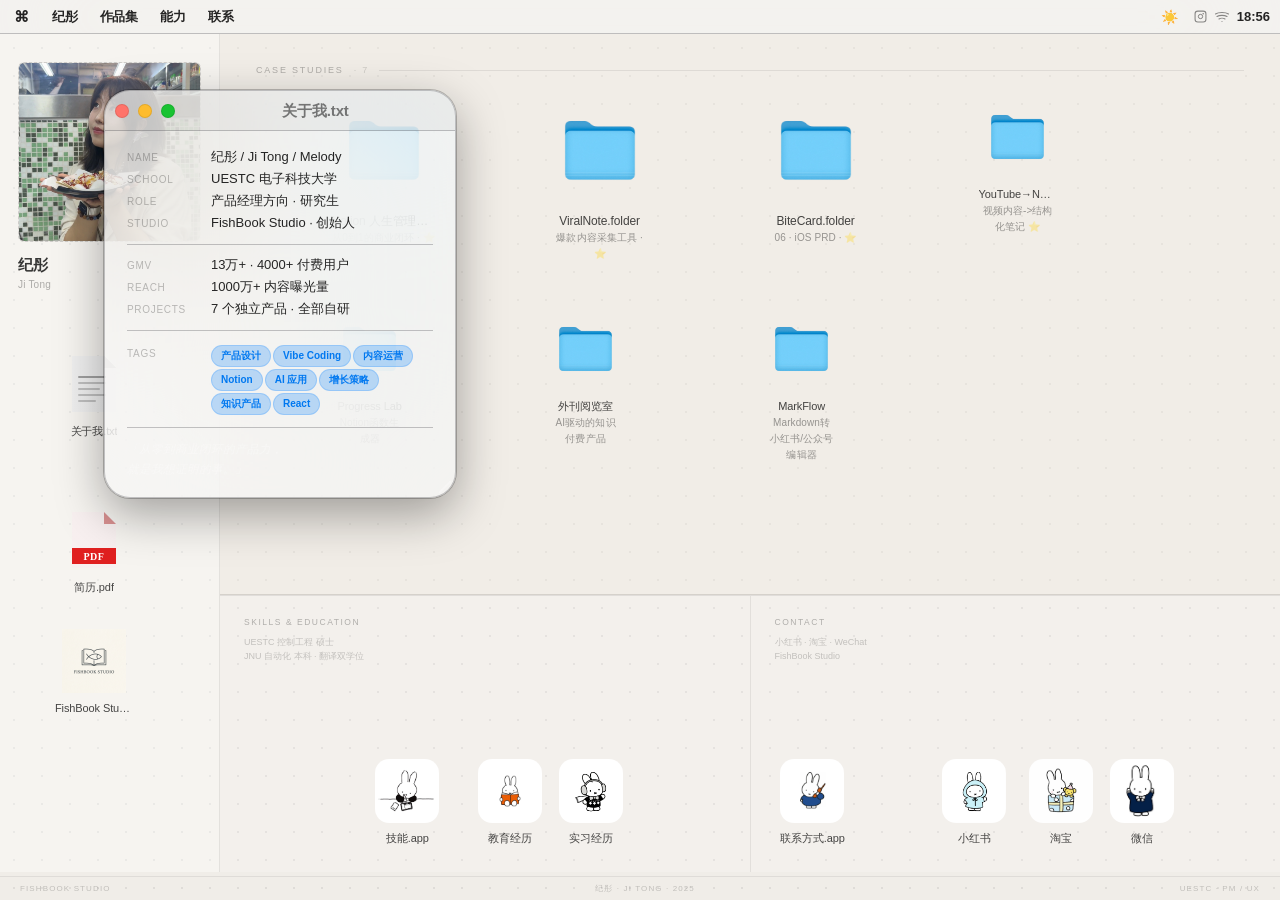
<file: index.html>
<!doctype html>
<html lang="zh">
  <head>
    <meta charset="UTF-8" />
    <meta
      name="viewport"
      content="width=device-width, initial-scale=1.0, viewport-fit=cover"
    />
    <title>Ji Tong · FishBook Studio</title>
    <link rel="preconnect" href="https://fonts.googleapis.com" />
    <link
      href="https://fonts.googleapis.com/css2?family=Playfair+Display:ital,wght@0,700;0,900;1,700&family=DM+Sans:wght@300;400;500&display=swap"
      rel="stylesheet"
    />
    <!-- 样式参考: refer (macOS 26 Community) -->
    <style>
      @import url("https://fonts.googleapis.com/css2?family=Noto+Serif+SC:wght@400;700&display=swap");
      *,
      *::before,
      *::after {
        box-sizing: border-box;
        margin: 0;
        padding: 0;
      }
      html,
      body {
        width: 100%;
        min-height: 100%;
        -webkit-font-smoothing: antialiased;
      }
      html {
        overflow-x: hidden;
      }
      body {
        overflow: hidden;
      }
      @media (max-width: 768px) {
        body {
          overflow: auto;
          -webkit-overflow-scrolling: touch;
        }
      }

      /* ── refer 设计变量：浅色 ── */
      [data-appearance-mode="light"] {
        --labels-primary: rgba(0, 0, 0, 0.85);
        --labels-secondary: rgba(0, 0, 0, 0.5);
        --labels-tertiary: rgba(0, 0, 0, 0.25);
        --labels-quaternary: rgba(0, 0, 0, 0.1);
        --fills-opaque-primary: rgba(0, 0, 0, 0.1);
        --fills-opaque-secondary: rgba(0, 0, 0, 0.08);
        --fills-opaque-tertiary: rgba(0, 0, 0, 0.05);
        --fills-opaque-quaternary: rgba(0, 0, 0, 0.03);
        --material-thick: rgba(246, 246, 246, 0.72);
        --material-medium: rgba(246, 246, 246, 0.6);
        --material-thin: rgba(246, 246, 246, 0.48);
        --separator-vibrant: rgba(60, 60, 67, 0.29);
        --body-font-size: 13px;
        --body-line-height: 16px;
        --headline-font-size: 13px;
        --title-3-font-size: 15px;
        --subheadline-font-size: 11px;
        --caption-font-size: 10px;
        --accent-blue: #0078f0;
      }

      /* ── refer 设计变量：深色 ── */
      [data-appearance-mode="dark"] {
        --labels-primary: rgba(255, 255, 255, 0.85);
        --labels-secondary: rgba(255, 255, 255, 0.55);
        --labels-tertiary: rgba(255, 255, 255, 0.25);
        --labels-quaternary: rgba(255, 255, 255, 0.1);
        --fills-opaque-primary: rgba(255, 255, 255, 0.1);
        --fills-opaque-secondary: rgba(255, 255, 255, 0.08);
        --fills-opaque-tertiary: rgba(255, 255, 255, 0.05);
        --fills-opaque-quaternary: rgba(255, 255, 255, 0.03);
        --material-thick: rgba(40, 40, 40, 0.7);
        --material-medium: rgba(40, 40, 40, 0.6);
        --material-thin: rgba(40, 40, 40, 0.5);
        --separator-vibrant: #404042;
        --body-font-size: 13px;
        --body-line-height: 16px;
        --headline-font-size: 13px;
        --title-3-font-size: 15px;
        --subheadline-font-size: 11px;
        --caption-font-size: 10px;
        --accent-blue: #0a84ff;
      }

      body {
        font-family:
          -apple-system, "SF Pro Display", "Helvetica Neue", sans-serif;
        font-size: var(--body-font-size, 13px);
        line-height: var(--body-line-height, 16px);
        user-select: none;
        background: #ede8df;
      }
      [data-appearance-mode="dark"] body,
      body[data-appearance-mode="dark"] {
        background: #1a1714;
      }
      /* ══════════════════════════════════════════
         WALLPAPER  ·  Modern Clean
      ══════════════════════════════════════════ */
      @keyframes wp-blink {
        0%,
        100% {
          opacity: 1;
        }
        50% {
          opacity: 0;
        }
      }

      #wallpaper {
        position: fixed;
        inset: 34px 0 0 0;
        z-index: 0;
        pointer-events: none;
        overflow: hidden;
        font-family: -apple-system, "SF Pro Text", "Helvetica Neue", sans-serif;
        /* Warm off-white — feels like premium paper */
        background: #f0ede8;
      }
      body[data-appearance-mode="dark"] #wallpaper {
        background: #141210;
      }

      /* Layer 1: very subtle dot grid */
      #wallpaper::after {
        content: "";
        position: absolute;
        inset: 0;
        z-index: 1;
        pointer-events: none;
        background-image: radial-gradient(
          circle,
          rgba(0, 0, 0, 0.07) 1px,
          transparent 1px
        );
        background-size: 28px 28px;
      }
      body[data-appearance-mode="dark"] #wallpaper::after {
        background-image: radial-gradient(
          circle,
          rgba(255, 255, 255, 0.05) 1px,
          transparent 1px
        );
      }

      /* ─── LAYOUT GRID ─── */
      .wp-grid {
        display: grid;
        grid-template-columns: 200px 1fr;
        height: calc(100% - 24px); /* minus bottom bar */
        position: relative;
        z-index: 2;
      }

      /* ─── LEFT: Profile panel ─── */
      .wp-left {
        display: flex;
        flex-direction: column;
        padding: 28px 18px 20px;
        border-right: 1px solid rgba(0, 0, 0, 0.08);
        background: rgba(255, 255, 255, 0.35);
        gap: 0;
        overflow: hidden;
      }
      body[data-appearance-mode="dark"] .wp-left {
        background: rgba(255, 255, 255, 0.03);
        border-right-color: rgba(255, 255, 255, 0.07);
      }

      /* Photo: 真实照片在上层，占位符在背景 */
      .wp-photo {
        width: 100%;
        aspect-ratio: 3/4;
        max-height: 180px;
        background: rgba(0, 0, 0, 0.04);
        border: 1px dashed rgba(0, 0, 0, 0.13);
        border-radius: 6px;
        margin-bottom: 14px;
        flex-shrink: 0;
        position: relative;
        overflow: hidden;
      }
      .wp-photo-img {
        position: absolute;
        inset: 0;
        width: 100%;
        height: 100%;
        object-fit: cover;
        z-index: 1;
      }
      .wp-photo-placeholder {
        position: absolute;
        inset: 0;
        display: flex;
        flex-direction: column;
        align-items: center;
        justify-content: center;
        gap: 6px;
        z-index: 0;
      }
      body[data-appearance-mode="dark"] .wp-photo {
        background: rgba(255, 255, 255, 0.04);
        border-color: rgba(255, 255, 255, 0.1);
      }
      .wp-photo-icon {
        opacity: 0.18;
      }
      .wp-photo-txt {
        font-size: 8px;
        letter-spacing: 0.14em;
        text-transform: uppercase;
        color: rgba(0, 0, 0, 0.28);
      }
      body[data-appearance-mode="dark"] .wp-photo-txt {
        color: rgba(255, 255, 255, 0.22);
      }
      .wp-cursor {
        display: inline-block;
        width: 1.5px;
        height: 9px;
        background: rgba(0, 0, 0, 0.3);
        vertical-align: middle;
        margin-left: 1px;
        animation: wp-blink 1.1s step-start infinite;
      }
      body[data-appearance-mode="dark"] .wp-cursor {
        background: rgba(255, 255, 255, 0.25);
      }

      .wp-name {
        font-size: 15px;
        font-weight: 600;
        letter-spacing: -0.015em;
        color: rgba(0, 0, 0, 0.78);
        line-height: 1.25;
        margin-bottom: 2px;
      }
      body[data-appearance-mode="dark"] .wp-name {
        color: rgba(255, 255, 255, 0.8);
      }

      .wp-name-en {
        font-size: 10px;
        color: rgba(0, 0, 0, 0.3);
        letter-spacing: 0.02em;
      }
      body[data-appearance-mode="dark"] .wp-name-en {
        color: rgba(255, 255, 255, 0.24);
      }

      /* ─── RIGHT COLUMN ─── */
      .wp-right-col {
        display: flex;
        flex-direction: column;
        height: 100%;
        overflow: hidden;
      }

      /* ── 上: Case Studies — open, no grid ── */
      .wp-right-top {
        flex: 1;
        min-height: 0;
        padding: 28px 36px 24px;
        display: flex;
        flex-direction: column;
      }
      .wp-section-label {
        font-size: 9px;
        font-weight: 500;
        letter-spacing: 0.2em;
        text-transform: uppercase;
        color: rgba(0, 0, 0, 0.28);
        margin-bottom: 6px;
        display: flex;
        align-items: center;
        gap: 10px;
      }
      body[data-appearance-mode="dark"] .wp-section-label {
        color: rgba(255, 255, 255, 0.2);
      }
      .wp-section-label::after {
        content: "";
        flex: 1;
        height: 1px;
        background: rgba(0, 0, 0, 0.08);
      }
      body[data-appearance-mode="dark"] .wp-section-label::after {
        background: rgba(255, 255, 255, 0.06);
      }

      /* The open zone where icons land — no grid lines */
      .wp-open-zone {
        flex: 1;
        min-height: 0;
        position: relative;
      }

      /* ── 下: Skills+Edu & Contact — fixed short height ── */
      .wp-right-bottom {
        flex-shrink: 0;
        height: 130px;
        display: grid;
        grid-template-columns: 1fr 1fr;
        border-top: 1px solid rgba(0, 0, 0, 0.08);
        background: rgba(255, 255, 255, 0.18);
      }
      body[data-appearance-mode="dark"] .wp-right-bottom {
        border-top-color: rgba(255, 255, 255, 0.06);
        background: rgba(255, 255, 255, 0.02);
      }

      .wp-bzone {
        padding: 16px 28px;
        display: flex;
        flex-direction: column;
        gap: 4px;
        overflow: hidden;
      }
      .wp-bzone:first-child {
        border-right: 1px solid rgba(0, 0, 0, 0.07);
      }
      body[data-appearance-mode="dark"] .wp-bzone:first-child {
        border-right-color: rgba(255, 255, 255, 0.05);
      }
      .wp-bzone-label {
        font-size: 8.5px;
        font-weight: 500;
        letter-spacing: 0.18em;
        text-transform: uppercase;
        color: rgba(0, 0, 0, 0.28);
        margin-bottom: 2px;
      }
      body[data-appearance-mode="dark"] .wp-bzone-label {
        color: rgba(255, 255, 255, 0.2);
      }
      .wp-bzone-sub {
        font-size: 9px;
        color: rgba(0, 0, 0, 0.2);
        line-height: 1.5;
      }
      body[data-appearance-mode="dark"] .wp-bzone-sub {
        color: rgba(255, 255, 255, 0.13);
      }

      /* ─── BOTTOM BAR ─── */
      .wp-bottom-bar {
        position: absolute;
        bottom: 0;
        left: 0;
        right: 0;
        height: 24px;
        border-top: 1px solid rgba(0, 0, 0, 0.07);
        display: flex;
        align-items: center;
        justify-content: space-between;
        padding: 0 20px;
        pointer-events: none;
        z-index: 3;
      }
      body[data-appearance-mode="dark"] .wp-bottom-bar {
        border-top-color: rgba(255, 255, 255, 0.05);
      }
      .wp-bottom-bar span {
        font-size: 8px;
        letter-spacing: 0.14em;
        text-transform: uppercase;
        color: rgba(0, 0, 0, 0.2);
      }
      body[data-appearance-mode="dark"] .wp-bottom-bar span {
        color: rgba(255, 255, 255, 0.13);
      }

      /* Make icons and windows sit ABOVE wallpaper */
      #desktop {
        z-index: 2;
      }
      #menubar {
        z-index: 9999;
      }
      .window {
        z-index: 100;
      }
      .icon {
        z-index: 2;
      }
      /* ── MENU BAR (refer) ── */
      #menubar {
        position: fixed;
        top: 0;
        left: 0;
        right: 0;
        height: 34px;
        z-index: 9999;
        background: var(--material-thick, rgba(40, 40, 40, 0.7));
        backdrop-filter: blur(60px) saturate(180%);
        -webkit-backdrop-filter: blur(60px) saturate(180%);
        border-bottom: 1px solid
          var(--separator-vibrant, rgba(255, 255, 255, 0.08));
        display: flex;
        align-items: center;
        justify-content: space-between;
        padding: 5px 10px;
      }
      .ml {
        display: flex;
        align-items: center;
        gap: 0;
      }
      .mi {
        padding: 4px 11px;
        height: 24px;
        display: flex;
        align-items: center;
        font-size: var(--body-font-size, 13px);
        font-weight: 600;
        color: var(--labels-primary, rgba(255, 255, 255, 0.9));
        border-radius: 4px;
        cursor: default;
        white-space: nowrap;
        letter-spacing: -0.01em;
        transition: background 0.12s ease;
      }
      .mi:hover,
      .mi.open {
        background: var(--fills-opaque-primary, rgba(255, 255, 255, 0.1));
      }
      .mr {
        display: flex;
        align-items: center;
        gap: 8px;
      }
      .mc {
        font-size: var(--body-font-size, 13px);
        font-weight: 600;
        color: var(--labels-primary);
      }
      .menu-bar-icon {
        color: var(--labels-secondary);
        opacity: 0.9;
      }
      .theme-toggle {
        padding: 2px 8px !important;
        font-size: 14px !important;
        cursor: pointer;
        -webkit-tap-highlight-color: transparent;
        touch-action: manipulation;
      }

      /* ── DROPDOWN (refer) ── */
      .dd {
        position: fixed;
        top: 34px;
        z-index: 99999;
        background: var(--material-thick, rgba(40, 40, 40, 0.8));
        backdrop-filter: blur(64px) saturate(180%);
        -webkit-backdrop-filter: blur(64px) saturate(180%);
        border: 1px solid var(--separator-vibrant, rgba(255, 255, 255, 0.08));
        border-radius: 12px;
        min-width: 215px;
        box-shadow:
          0 16px 48px rgba(0, 0, 0, 0.35),
          0 0 0 1px rgba(0, 0, 0, 0.23);
        padding: 6px;
        display: none;
      }
      .dd.open {
        display: block;
      }
      .ddi {
        padding: 6px 12px;
        font-size: var(--body-font-size, 13px);
        font-weight: 500;
        color: var(--labels-primary);
        border-radius: 8px;
        cursor: default;
        letter-spacing: -0.01em;
      }
      .ddi:hover {
        background: var(--fills-opaque-primary);
      }
      .dds {
        border-top: 1px solid var(--separator-vibrant);
        margin: 4px 0;
      }
      .ddl {
        padding: 4px 12px 2px;
        font-size: var(--subheadline-font-size, 11px);
        font-weight: 700;
        color: var(--labels-secondary);
        letter-spacing: 0.04em;
      }

      /* ── DESKTOP ── */
      #desktop {
        position: fixed;
        inset: 34px 0 0 0;
        z-index: 2;
        overflow: hidden;
        background: transparent;
      }

      /* 图标层：与墙纸框架一致 200px + 1fr，右侧分 top(1fr) + bottom(130px) */
      .desk-icon-layer {
        position: absolute;
        inset: 0;
        display: grid;
        grid-template-columns: 200px 1fr;
        grid-template-rows: 1fr;
        pointer-events: none;
      }
      .desk-icon-layer > * {
        pointer-events: auto;
      }
      .desk-left {
        position: relative;
      }
      .desk-right {
        display: flex;
        flex-direction: column;
        min-height: 0;
        padding-bottom: 32px; /* 底部两栏相对框架上移，与底边留出间距 */
      }
      .desk-right-top {
        flex: 1;
        min-height: 0;
        position: relative;
      }
      .desk-right-bottom {
        flex-shrink: 0;
        height: 130px;
        display: grid;
        grid-template-columns: 1fr 1fr;
        position: relative;
      }
      .desk-bzone {
        position: relative;
      }
      /* 左侧列图标：相对 .desk-left 百分比，整体下移 */
      .icon-pos-about {
        left: 27%;
        top: 36%;
      }
      .icon-pos-cv {
        left: 27%;
        top: 54%;
      }
      .icon-pos-fishbook {
        left: 27%;
        top: 68%;
      }
      /* 底部 Skills 区：相对 .desk-bzone-skills */
      .desk-bzone-skills .icon {
        top: 50%;
        transform: translateY(-50%);
      }
      .icon-pos-skills {
        left: 31%;
      }
      .icon-pos-edu {
        left: 50%;
      }
      .icon-pos-internship {
        left: 65%;
      }
      /* 底部 Contact 区 */
      .desk-bzone-contact .icon {
        top: 50%;
        transform: translateY(-50%);
      }
      .icon-pos-contact {
        left: 6%;
      }
      .icon-pos-xhs {
        left: 36%;
      }
      .icon-pos-taobao {
        left: 52%;
      }
      .icon-pos-wechat {
        left: 67%;
      }
      /* Case study 文件夹：相对 .desk-right-top 百分比，2 行 4 列随框架缩放 */
      .desk-right-top .icon-pos-cs1 {
        left: 12%;
        top: 8%;
      }
      .desk-right-top .icon-pos-cs2 {
        left: 32%;
        top: 8%;
      }
      .desk-right-top .icon-pos-cs3 {
        left: 52%;
        top: 8%;
      }
      .desk-right-top .icon-pos-cs4 {
        left: 72%;
        top: 8%;
      }
      .desk-right-top .icon-pos-cs5 {
        left: 12%;
        top: 38%;
      }
      .desk-right-top .icon-pos-cs6 {
        left: 32%;
        top: 38%;
      }
      .desk-right-top .icon-pos-cs7 {
        left: 52%;
        top: 38%;
      }

      /* ════════════════════════
   ICON — macOS style
════════════════════════ */
      .icon {
        position: absolute;
        display: flex;
        flex-direction: column;
        align-items: center;
        gap: 0;
        width: 80px;
        padding: 6px 4px 5px;
        border-radius: 8px;
        cursor: default;
        transition: background 0.12s;
        -webkit-tap-highlight-color: transparent;
        touch-action: manipulation;
      }
      .icon:hover .icon-gfx {
        transform: scale(1.06);
      }
      .icon:hover .icon-gfx {
        transition: transform 180ms cubic-bezier(0.25, 0.8, 0.25, 1);
      }
      .icon-gfx {
        transition: transform 180ms cubic-bezier(0.25, 0.8, 0.25, 1);
        display: flex;
      }
      .icon-gfx img.folder-icon {
        display: block;
        object-fit: contain;
      }
      /* folder 尺寸大于小红书/淘宝等 64×64 图标 */
      .icon-feat .icon-gfx img.folder-icon {
        width: 120px;
        height: 101px;
      }
      .icon-gfx img.folder-icon-brief,
      .icon-gfx svg.folder-icon-brief {
        width: 96px;
        height: 83px;
        display: block;
      }
      .icon-gfx svg.folder-icon-brief {
        object-fit: contain;
      }
      /* 实习经历：与教育经历一致 64×64 圆角背景 */
      .icon-gfx-internship {
        width: 64px;
        height: 64px;
        border-radius: 14px;
        background: linear-gradient(145deg, #5b8fb9 0%, #7ba3c7 100%);
        box-shadow: 0 4px 16px rgba(0, 0, 0, 0.12);
        display: flex;
        align-items: center;
        justify-content: center;
      }
      /* 使用图片时去掉蓝底，不露出上下边 */
      .icon-gfx-internship:has(img) {
        background: transparent;
        box-shadow: none;
      }
      .icon-gfx-internship svg.folder-icon-brief {
        width: 48px;
        height: 46px;
      }
      .prow-ic {
        object-fit: contain;
      }
      img.prow-ic {
        width: 34px;
        height: 30px;
      }
      .icon.sel {
        background: rgba(255, 255, 255, 0.07);
        backdrop-filter: blur(12px);
        -webkit-backdrop-filter: blur(12px);
      }
      .icon.sel .icon-lbl-wrap {
        background: rgba(10, 132, 255, 0.48);
        border-radius: 6px;
        padding: 1px 6px;
        border: 1px solid rgba(255, 255, 255, 0.08);
      }
      .icon.click .icon-gfx {
        transform: scale(0.92);
        transition: transform 80ms;
      }
      .icon.dragging {
        opacity: 0.85;
        z-index: 9999 !important;
        cursor: grabbing !important;
        transition: none !important;
        filter: drop-shadow(0 12px 28px rgba(0, 0, 0, 0.38));
      }
      .icon.dragging .icon-gfx {
        transform: scale(1.08) !important;
        transition: none !important;
      }

      .icon-lbl-wrap {
        padding: 2px 4px;
        margin-top: 5px;
      }
      .icon-lbl {
        font-size: var(--subheadline-font-size, 11px);
        font-weight: 500;
        color: rgba(0, 0, 0, 0.72);
        text-align: center;
        line-height: 16px;
        display: block;
        max-width: 78px;
        overflow: hidden;
        text-overflow: ellipsis;
        white-space: nowrap;
        letter-spacing: -0.01em;
        text-shadow: none;
      }
      body[data-appearance-mode="dark"] .icon-lbl {
        color: rgba(255, 255, 255, 0.85);
      }
      .icon-sub {
        font-size: var(--caption-font-size, 10px);
        color: rgba(0, 0, 0, 0.38);
        text-align: center;
        display: block;
        letter-spacing: 0.01em;
        margin-top: 1px;
        text-shadow: none;
      }
      body[data-appearance-mode="dark"] .icon-sub {
        color: rgba(255, 255, 255, 0.45);
      }

      /* FEATURED icon is wider */
      .icon-feat {
        width: 108px;
      }
      .icon-feat .icon-lbl {
        max-width: 104px;
        font-size: 12px;
        font-weight: 500;
      }
      .icon-feat.sel .icon-lbl-wrap {
        padding: 1px 7px;
      }

      /* ════════════════════════
   WINDOW (refer: 26px radius, material shadow)
════════════════════════ */
      .window {
        position: absolute;
        border-radius: 26px;
        overflow: hidden;
        background: var(--material-thick, rgba(40, 40, 40, 0.75));
        backdrop-filter: blur(80px) saturate(180%);
        -webkit-backdrop-filter: blur(80px) saturate(180%);
        border: 1px solid var(--separator-vibrant, rgba(255, 255, 255, 0.08));
        box-shadow:
          0 16px 48px rgba(0, 0, 0, 0.35),
          0 0 0 1px rgba(0, 0, 0, 0.23);
        z-index: 100;
        display: none;
        transform-origin: center center;
      }
      .window.open {
        display: flex;
        flex-direction: column;
      }

      .window.opening {
        animation: winOpen 220ms cubic-bezier(0.25, 0.8, 0.25, 1) forwards;
      }
      @keyframes winOpen {
        from {
          opacity: 0;
          transform: scale(0.92);
        }
        to {
          opacity: 1;
          transform: scale(1);
        }
      }
      .window.minimized .wb,
      .window.minimized .fwb,
      .window.minimized .ws,
      .window.minimized .browser-shell .browser-frame {
        display: none !important;
      }
      .window.minimized .wtb {
        border-bottom: none;
      }
      .window.minimized {
        height: auto !important;
        min-height: 0 !important;
      }
      .window.maximized {
        top: 34px !important;
        left: 0 !important;
        right: 0 !important;
        bottom: 0 !important;
        width: 100% !important;
        height: calc(100vh - 34px) !important;
        border-radius: 16px 16px 0 0;
      }
      .window.maximized .window-resize-handle,
      .window.minimized .window-resize-handle {
        display: none !important;
      }
      @media (max-width: 768px) {
        .window.maximized {
          top: calc(44px + env(safe-area-inset-top)) !important;
          height: calc(100vh - 44px - env(safe-area-inset-top)) !important;
        }
      }

      /* 窗口右下角拖拽调整尺寸（仿真实电脑窗口） */
      .window-resize-handle {
        position: absolute;
        right: 0;
        bottom: 0;
        width: 20px;
        height: 20px;
        cursor: nwse-resize;
        z-index: 5;
        -webkit-user-select: none;
        user-select: none;
      }
      .window-resize-handle::after {
        content: "";
        position: absolute;
        right: 4px;
        bottom: 4px;
        width: 12px;
        height: 12px;
        background: linear-gradient(
          135deg,
          transparent 0%,
          transparent 45%,
          rgba(255, 255, 255, 0.25) 45%,
          rgba(255, 255, 255, 0.25) 55%,
          transparent 55%
        );
        border-radius: 0 0 4px 0;
        pointer-events: none;
      }
      .window-resize-handle:hover::after {
        background: linear-gradient(
          135deg,
          transparent 0%,
          transparent 45%,
          rgba(255, 255, 255, 0.45) 45%,
          rgba(255, 255, 255, 0.45) 55%,
          transparent 55%
        );
      }

      /* Title bar (refer: 32px height, window controls 14px) */
      .wtb {
        height: 40px;
        padding: 4px 8px 4px 10px;
        display: flex;
        align-items: center;
        gap: 9px;
        cursor: move;
        flex-shrink: 0;
        border-bottom: 1px solid var(--separator-vibrant);
        background: var(--fills-opaque-quaternary, rgba(255, 255, 255, 0.03));
      }
      .tl {
        width: 14px;
        height: 14px;
        border-radius: 50%;
        cursor: pointer;
        flex-shrink: 0;
        border: 0.5px solid rgba(0, 0, 0, 0.1);
        position: relative;
        transition:
          filter 0.12s,
          transform 0.12s;
        -webkit-tap-highlight-color: transparent;
      }
      .tl::before {
        content: "";
        position: absolute;
        inset: 0;
        display: flex;
        align-items: center;
        justify-content: center;
        font-size: 10px;
        font-weight: 600;
        color: rgba(0, 0, 0, 0.6);
        opacity: 0;
        transition: opacity 0.12s;
      }
      .wtb:hover .tl::before {
        opacity: 1;
      }
      .tl:hover {
        filter: brightness(1.15);
        transform: translateY(-0.3px);
      }
      .tl-r {
        background: #ff736a;
      }
      .tl-r::before {
        content: "×";
      }
      .tl-y {
        background: #febc2e;
      }
      .tl-y::before {
        content: "–";
        transform: translateY(-1px);
      }
      .tl-g {
        background: #19c332;
      }
      .tl-g::before {
        content: "▣";
        font-size: 8px;
      }
      .wt {
        flex: 1;
        text-align: center;
        font-size: var(--title-3-font-size, 15px);
        font-weight: 700;
        color: var(--labels-secondary);
        letter-spacing: -0.01em;
      }

      .wb {
        padding: 18px 22px;
        font-size: var(--body-font-size, 13px);
        color: var(--labels-secondary);
        line-height: var(--body-line-height, 16px);
        flex: 1;
        overflow-y: auto;
      }
      .ws {
        overflow-y: auto;
        flex: 1;
      }
      .ws::-webkit-scrollbar {
        width: 12px;
      }
      .ws::-webkit-scrollbar-thumb {
        background: rgba(255, 255, 255, 0.15);
        border-radius: 1000px;
      }
      .ws::-webkit-scrollbar-thumb:hover {
        background: rgba(255, 255, 255, 0.22);
      }

      /* about (refer typography) */
      .ar {
        display: flex;
        gap: 12px;
        margin-bottom: 5px;
        align-items: baseline;
      }
      .ak {
        color: var(--labels-tertiary);
        min-width: 72px;
        flex-shrink: 0;
        font-size: var(--caption-font-size, 10px);
        text-transform: uppercase;
        letter-spacing: 0.07em;
        font-weight: 500;
      }
      .av {
        color: var(--labels-primary);
        font-size: var(--body-font-size, 13px);
      }
      .adiv {
        border-top: 1px solid var(--separator-vibrant);
        margin: 12px 0;
      }
      .atag {
        display: inline-block;
        background: rgba(10, 132, 255, 0.25);
        color: var(--accent-blue, #0a84ff);
        border: 1px solid rgba(10, 132, 255, 0.2);
        padding: 2px 9px;
        font-size: var(--caption-font-size, 10px);
        border-radius: 20px;
        margin: 2px 2px 0 0;
        font-weight: 600;
      }

      /* project list (refer) — 放大 */
      .psec {
        padding: 18px 14px 8px 22px;
        font-size: 12px;
        font-weight: 700;
        letter-spacing: 0.04em;
        color: var(--labels-secondary);
        border-bottom: 1px solid var(--separator-vibrant);
      }
      .prow {
        display: flex;
        align-items: flex-start;
        gap: 12px;
        padding: 12px 18px;
        border-bottom: 1px solid var(--fills-opaque-quaternary);
        cursor: default;
        transition: background 0.1s;
      }
      .prow:hover {
        background: var(--fills-opaque-primary);
      }
      .prow:last-child {
        border-bottom: none;
      }
      .prow-ic {
        width: 34px;
        flex-shrink: 0;
        filter: drop-shadow(0 1px 3px rgba(0, 0, 0, 0.3));
      }
      .prow-left {
        flex: 1;
      }
      .prow-n {
        font-size: 14px;
        font-weight: 500;
        color: var(--labels-primary);
        margin-bottom: 3px;
      }
      .prow-d {
        font-size: 14px;
        color: var(--labels-secondary);
        line-height: 1.5;
      }
      .prow-t {
        display: flex;
        gap: 5px;
        margin-top: 5px;
        flex-wrap: wrap;
      }
      .ptag {
        font-size: 11px;
        background: var(--fills-opaque-secondary);
        color: var(--labels-secondary);
        padding: 3px 8px;
        border-radius: 8px;
        border: 1px solid transparent;
        font-weight: 500;
      }
      .ptag-b {
        background: rgba(10, 132, 255, 0.2);
        color: var(--accent-blue, #0a84ff);
        border-color: rgba(10, 132, 255, 0.18);
      }
      .pa {
        color: var(--labels-tertiary);
        font-size: 13px;
        margin-top: 2px;
      }

      /* education window (教育经历) — 避免 flex:1 在无高度容器内折叠为 0 */
      .wb-edu {
        padding: 20px 22px 24px;
        max-width: 520px;
        min-height: 320px;
      }
      /* 教育经历窗口打开时确保内容区显示（防止被 minimized 等规则误伤） */
      .window.open#win-education .wb-edu {
        display: block !important;
      }
      .edu-title {
        font-size: 18px;
        font-weight: 600;
        color: #a080b0;
        letter-spacing: 0.02em;
        margin-bottom: 8px;
        padding-bottom: 6px;
        border-bottom: 1px solid rgba(160, 128, 176, 0.45);
        display: inline-block;
      }
      .edu-entry {
        position: relative;
        margin-bottom: 28px;
        padding-right: 12px;
      }
      .edu-entry:last-child {
        margin-bottom: 0;
      }
      .edu-head {
        display: flex;
        flex-wrap: wrap;
        align-items: flex-start;
        justify-content: space-between;
        gap: 8px 16px;
        margin-bottom: 6px;
      }
      .edu-school-wrap {
        display: flex;
        align-items: center;
        flex-wrap: wrap;
        gap: 8px;
      }
      .edu-school {
        font-size: 16px;
        font-weight: 700;
        color: var(--labels-primary);
        letter-spacing: -0.01em;
      }
      .edu-tag {
        display: inline-block;
        background: rgba(58, 140, 200, 0.22);
        color: #5a9fd4;
        font-size: 10px;
        font-weight: 600;
        padding: 3px 8px;
        border-radius: 6px;
        letter-spacing: 0.02em;
      }
      .edu-right {
        text-align: right;
        flex-shrink: 0;
      }
      .edu-date {
        font-size: 12px;
        color: var(--labels-secondary);
        margin-bottom: 2px;
      }
      .edu-loc {
        font-size: 11px;
        color: var(--labels-tertiary);
      }
      .edu-meta {
        font-size: 13px;
        color: var(--labels-secondary);
        line-height: 1.55;
        margin-bottom: 4px;
      }
      .edu-detail {
        font-size: 13px;
        color: var(--labels-secondary);
        line-height: 1.55;
        margin-bottom: 6px;
      }
      .edu-highlight {
        font-weight: 700;
        color: var(--labels-primary);
      }
      .edu-courses {
        font-size: 12px;
        color: var(--labels-tertiary);
        line-height: 1.6;
      }
      .edu-diamond {
        position: absolute;
        right: -8px;
        top: 50%;
        transform: translateY(-50%) rotate(45deg);
        width: 80px;
        height: 80px;
        border: 1px solid rgba(255, 255, 255, 0.06);
        border-radius: 4px;
        pointer-events: none;
      }

      /* 微信 — iOS 风格图片查看器 */
      .window-wechat .wb {
        padding: 0;
        overflow: hidden;
        background: rgba(0, 0, 0, 0.85);
        display: flex;
        flex-direction: column;
      }
      .wechat-viewer {
        flex: 1;
        min-height: 0;
        display: flex;
        align-items: center;
        justify-content: center;
        padding: 16px;
        position: relative;
      }
      .wechat-viewer-img-wrap {
        overflow: auto;
        display: flex;
        align-items: center;
        justify-content: center;
        width: 100%;
        height: 100%;
        min-height: 200px;
      }
      .wechat-viewer-img {
        max-width: 100%;
        max-height: 100%;
        object-fit: contain;
        transition: transform 0.2s ease-out;
        display: block;
      }
      .wechat-zoom-bar {
        flex-shrink: 0;
        padding: 10px 16px;
        display: flex;
        align-items: center;
        justify-content: center;
        gap: 12px;
        background: rgba(0, 0, 0, 0.5);
        border-top: 1px solid rgba(255, 255, 255, 0.1);
      }
      .wechat-zoom-btn {
        width: 36px;
        height: 36px;
        border-radius: 50%;
        background: rgba(255, 255, 255, 0.15);
        border: 1px solid rgba(255, 255, 255, 0.2);
        color: #fff;
        font-size: 18px;
        line-height: 1;
        cursor: pointer;
        display: flex;
        align-items: center;
        justify-content: center;
        transition: background 0.15s;
      }
      .wechat-zoom-btn:hover {
        background: rgba(255, 255, 255, 0.25);
      }
      .wechat-zoom-label {
        font-size: 12px;
        color: rgba(255, 255, 255, 0.6);
        min-width: 36px;
        text-align: center;
      }

      /* skills (refer) */
      .sg {
        display: grid;
        grid-template-columns: 1fr 1fr;
        gap: 8px;
      }
      .sc {
        background: var(--fills-opaque-quaternary);
        border: 1px solid var(--separator-vibrant);
        padding: 12px 14px;
        border-radius: 8px;
      }
      .sct {
        font-size: var(--subheadline-font-size, 11px);
        font-weight: 700;
        color: var(--accent-blue, #0a84ff);
        letter-spacing: 0.04em;
        margin-bottom: 9px;
      }
      .stl {
        display: flex;
        flex-wrap: wrap;
        gap: 4px;
      }
      .stg {
        font-size: var(--caption-font-size, 10px);
        font-weight: 500;
        background: var(--fills-opaque-secondary);
        padding: 2px 7px;
        color: var(--labels-secondary);
        border-radius: 8px;
      }

      /* contact (refer) */
      .crow {
        display: flex;
        align-items: center;
        gap: 12px;
        padding: 9px 0;
        border-bottom: 1px solid var(--separator-vibrant);
      }
      .crow:last-child {
        border-bottom: none;
      }
      .ci {
        width: 28px;
        height: 28px;
        background: var(--fills-opaque-secondary);
        border-radius: 8px;
        flex-shrink: 0;
        display: flex;
        align-items: center;
        justify-content: center;
        color: var(--labels-secondary);
      }
      .ci svg {
        stroke: currentColor;
      }
      .ci svg [fill] {
        fill: currentColor;
      }
      .cl {
        font-size: var(--caption-font-size, 10px);
        font-weight: 500;
        color: var(--labels-tertiary);
        text-transform: uppercase;
        letter-spacing: 0.06em;
      }
      .cv {
        color: var(--labels-primary);
        font-size: var(--body-font-size, 13px);
      }

      /* featured detail window (refer: sidebar 18px radius, folder 24px row) */
      .fwb {
        display: flex;
        flex: 1;
        overflow: hidden;
        min-height: 0;
      }
      .fws {
        width: 230px;
        flex-shrink: 0;
        padding: 10px;
        border-radius: 18px;
        margin: 8px 0 8px 8px;
        background: var(--material-medium);
        overflow-y: auto;
        box-shadow: 0 8px 40px rgba(0, 0, 0, 0.12);
      }
      .fwi {
        padding: 0 12px;
        height: 28px;
        font-size: 12px;
        font-weight: 500;
        color: var(--labels-primary);
        border-radius: 5px;
        cursor: default;
        display: flex;
        align-items: center;
        transition:
          background 0.12s,
          color 0.12s;
      }
      .fwi:hover {
        background: var(--fills-opaque-primary);
        color: var(--labels-primary);
      }
      .fwi.act {
        background: var(--fills-opaque-primary);
        color: var(--accent-blue, #0a84ff);
        font-weight: 500;
      }
      .fwm {
        flex: 1;
        overflow-y: auto;
        padding: 22px 24px;
        font-size: 13px;
        color: rgba(255, 255, 255, 0.62);
        line-height: 1.8;
      }
      .fwm::-webkit-scrollbar {
        width: 5px;
      }
      .fwm::-webkit-scrollbar-thumb {
        background: rgba(255, 255, 255, 0.1);
        border-radius: 3px;
      }
      .fwm h3 {
        font-family: "Noto Serif SC", serif;
        font-size: var(--title-3-font-size, 15px);
        font-weight: 700;
        color: var(--labels-primary);
        margin-bottom: 10px;
        line-height: 1.4;
      }
      .fwm h4 {
        font-size: var(--subheadline-font-size, 11px);
        font-weight: 700;
        color: var(--labels-tertiary);
        margin: 14px 0 5px;
        letter-spacing: 0.04em;
        text-transform: uppercase;
      }
      .fwm p {
        color: var(--labels-secondary);
        margin-bottom: 8px;
        line-height: var(--body-line-height, 16px);
        font-size: var(--body-font-size, 13px);
      }
      .ft {
        display: inline-block;
        background: rgba(10, 132, 255, 0.2);
        color: var(--accent-blue, #0a84ff);
        border: 1px solid rgba(10, 132, 255, 0.16);
        padding: 2px 9px;
        font-size: var(--caption-font-size, 10px);
        border-radius: 20px;
        margin: 3px 3px 0 0;
        font-weight: 600;
      }
      .fs {
        display: flex;
        gap: 8px;
        flex-wrap: wrap;
        margin: 12px 0;
      }
      .fsc {
        background: var(--fills-opaque-quaternary);
        border: 1px solid var(--separator-vibrant);
        padding: 8px 14px;
        text-align: center;
        border-radius: 8px;
        flex: 1;
        min-width: 70px;
      }
      .fsn {
        font-size: 18px;
        font-weight: 700;
        color: var(--accent-blue, #0a84ff);
        display: block;
        font-family: "Noto Serif SC", serif;
        line-height: 1.2;
      }
      .fsl {
        font-size: var(--caption-font-size, 10px);
        color: var(--labels-tertiary);
        display: block;
        margin-top: 2px;
      }
      .fdv {
        border-top: 1px solid var(--separator-vibrant);
        margin: 12px 0;
      }
      .fg4 {
        display: grid;
        grid-template-columns: 1fr 1fr;
        gap: 8px;
        margin: 10px 0;
      }
      .fg4c {
        background: var(--fills-opaque-quaternary);
        border: 1px solid var(--separator-vibrant);
        padding: 10px 12px;
        border-radius: 8px;
      }
      .fg4s {
        font-size: var(--caption-font-size, 10px);
        font-weight: 500;
        color: var(--labels-tertiary);
        margin-bottom: 3px;
        letter-spacing: 0.07em;
        text-transform: uppercase;
      }
      .fg4h {
        font-size: var(--body-font-size, 13px);
        font-weight: 600;
        color: var(--labels-primary);
        margin-bottom: 4px;
      }
      .fg4p {
        font-size: var(--body-font-size, 13px);
        color: var(--labels-secondary);
        line-height: 1.5;
      }
      .obtn {
        display: inline-flex;
        align-items: center;
        gap: 5px;
        background: rgba(10, 132, 255, 0.28);
        color: var(--accent-blue, #0a84ff);
        border: 1px solid rgba(10, 132, 255, 0.22);
        font-size: var(--subheadline-font-size, 11px);
        font-weight: 600;
        padding: 6px 16px;
        cursor: default;
        margin-top: 10px;
        border-radius: 8px;
        transition: background 0.12s;
      }
      .obtn:hover {
        background: rgba(10, 132, 255, 0.42);
      }

      /* browser shell window (iframe case-study browser) */
      .browser-shell {
        display: flex;
        flex-direction: column;
        height: 100%;
      }
      .browser-bar {
        height: 32px;
        padding: 4px 10px;
        display: flex;
        align-items: center;
        gap: 8px;
        border-bottom: 1px solid var(--separator-vibrant);
        background: var(--material-thin, rgba(40, 40, 40, 0.5));
      }
      .browser-dot {
        width: 8px;
        height: 8px;
        border-radius: 999px;
        background: var(--fills-opaque-secondary);
        opacity: 0.7;
      }
      .browser-url {
        flex: 1;
        height: 24px;
        border-radius: 999px;
        background: var(--fills-opaque-quaternary, rgba(255, 255, 255, 0.05));
        display: flex;
        align-items: center;
        padding: 0 10px;
        font-size: 11px;
        color: var(--labels-secondary);
      }
      .browser-url span {
        overflow: hidden;
        white-space: nowrap;
        text-overflow: ellipsis;
      }
      .browser-frame {
        flex: 1;
        width: 100%;
        border: none;
        background: rgba(0, 0, 0, 0.03);
      }
      /* PDF 查看器窗口 */
      .window-pdf .wb {
        display: flex;
        flex-direction: column;
      }
      .pdf-frame {
        flex: 1;
        width: 100%;
        min-height: 400px;
        border: none;
        background: #525659;
      }
      .window-pdf.maximized .pdf-frame {
        min-height: calc(100vh - 74px);
      }
      @media (max-width: 768px) {
        .window-pdf {
          left: 5vw !important;
          top: calc(44px + env(safe-area-inset-top) + 5vh) !important;
          width: 90vw !important;
          height: calc(90vh - 44px - env(safe-area-inset-top)) !important;
        }
      }

      /* right-click (refer) */
      #ctx {
        position: fixed;
        z-index: 99999;
        background: var(--material-thick);
        backdrop-filter: blur(64px) saturate(180%);
        -webkit-backdrop-filter: blur(64px) saturate(180%);
        border: 1px solid var(--separator-vibrant);
        border-radius: 12px;
        min-width: 182px;
        display: none;
        padding: 6px;
        box-shadow:
          0 16px 48px rgba(0, 0, 0, 0.35),
          0 0 0 1px rgba(0, 0, 0, 0.23);
        font-size: var(--body-font-size, 13px);
      }
      .cxi {
        padding: 6px 12px;
        font-weight: 500;
        color: var(--labels-primary);
        border-radius: 8px;
        cursor: default;
        letter-spacing: -0.01em;
      }
      .cxi:hover {
        background: var(--fills-opaque-primary);
      }
      .cxs {
        border-top: 1px solid var(--separator-vibrant);
        margin: 4px 0;
      }

      /* ════════════════════════
   移动端适配
═══════════════════════ */
      @media (max-width: 768px) {
        #menubar {
          height: 44px;
          padding: 0 12px;
          padding-top: env(safe-area-inset-top);
        }
        .mi {
          padding: 8px 8px;
          min-height: 44px;
          min-width: 36px;
          justify-content: center;
          font-size: 12px;
        }
        .ml {
          overflow-x: auto;
          -webkit-overflow-scrolling: touch;
          scrollbar-width: none;
        }
        .ml::-webkit-scrollbar {
          display: none;
        }
        .mr .menu-bar-icon {
          display: none;
        }
        .mc {
          font-size: 12px;
        }
        #desktop {
          position: relative;
          overflow-y: auto;
          overflow-x: hidden;
          height: calc(100vh - 44px - env(safe-area-inset-top));
          padding-bottom: env(safe-area-inset-bottom);
          -webkit-overflow-scrolling: touch;
        }
        .dd {
          top: 44px;
          left: 0 !important;
          right: 0;
          min-width: auto;
          max-width: 100%;
          margin: 0 12px;
        }
        /* ── 移动端全屏滑出窗口 ── */
        .window {
          position: fixed !important;
          top: auto !important;
          left: 0 !important;
          right: 0 !important;
          bottom: 0 !important;
          width: 100% !important;
          max-width: 100% !important;
          height: calc(94svh - env(safe-area-inset-top)) !important;
          max-height: calc(94svh - env(safe-area-inset-top)) !important;
          border-radius: 24px 24px 0 0 !important;
          transform: translateY(105%) !important;
          transition: transform 0.42s cubic-bezier(0.32, 0.72, 0, 1) !important;
          animation: none !important;
          overflow: hidden;
          display: flex !important;
          flex-direction: column;
          margin: 0 !important;
          padding: 0 !important;
        }
        .window.open {
          transform: translateY(0) !important;
        }
        #wweb {
          left: 0 !important;
          right: 0 !important;
          width: 100% !important;
          max-height: calc(94svh - env(safe-area-inset-top)) !important;
        }
        .browser-frame {
          min-height: 60svh;
        }
        .wt {
          font-size: 12px;
          overflow: hidden;
          text-overflow: ellipsis;
          white-space: nowrap;
          max-width: 50%;
        }
        .wb,
        .ws {
          padding: 12px 14px;
          font-size: 14px;
        }
        .prow {
          padding: 12px 14px;
          min-height: 48px;
        }
        .prow-n {
          font-size: 14px;
        }
        .prow-d {
          font-size: 12px;
        }
        .fws {
          width: 140px;
        }
        .fwm {
          padding: 12px 14px;
          font-size: 14px;
        }
        #ctx {
          left: 12px !important;
          right: 12px;
          min-width: auto;
          max-width: calc(100vw - 24px);
        }
      }

      @media (max-width: 768px) {
        /* 桌面图标：网格布局，避免溢出 */
        #desktop {
          display: grid;
          grid-template-columns: repeat(2, 1fr);
          gap: 12px;
          padding: 16px;
          padding-top: 56px;
          justify-items: center;
          align-content: start;
        }
        .icon {
          position: static !important;
          width: 64px;
          min-width: 64px;
          margin: 0 !important;
          left: auto !important;
          right: auto !important;
          top: auto !important;
        }
        .icon-feat {
          width: 80px;
          min-width: 80px;
          grid-column: span 1;
        }
        /* 移动端 folder 仍大于 64×64 的 app 图标 */
        .icon-feat .icon-gfx img.folder-icon {
          width: 88px;
          height: 76px;
        }
        .icon-gfx img.folder-icon-brief {
          width: 80px;
          height: 69px;
        }
        .icon-feat .icon-lbl {
          max-width: 76px;
          font-size: 11px;
        }
        .icon-lbl {
          max-width: 60px;
          font-size: 11px;
        }
        .icon-lbl-wrap {
          padding: 3px 2px;
        }
      }

      @media (max-width: 480px) {
        .ml .mi:first-child {
          padding: 8px 6px;
          font-size: 11px;
        }
        .window {
          width: calc(100vw - 16px) !important;
          max-width: none;
          left: 50% !important;
          right: auto !important;
          transform: translateX(-50%);
        }
        #wweb {
          width: calc(100vw - 16px) !important;
        }
        .fwb {
          flex-direction: column;
        }
        .fws {
          width: 100%;
          height: auto;
          max-height: 120px;
          border-right: none;
          border-bottom: 1px solid var(--separator-vibrant);
          flex-direction: row;
          flex-wrap: wrap;
          padding: 8px;
        }
      }
      /* Dark mode wallpaper text fixes */
      body[data-appearance-mode="dark"] .wp-proj-zone [style*="color:#1A1714"],
      body[data-appearance-mode="dark"] .wp-panel [style*="color:#1A1714"] {
        color: rgba(245, 240, 232, 0.85) !important;
      }
      body[data-appearance-mode="dark"] #wallpaper .wp-panel:not(.wp-right) {
        background: rgba(22, 20, 16, 0.62) !important;
      }
      /* Ensure wallpaper fills properly */
      #wallpaper .wp-grid {
        height: calc(100% - 28px);
      }
      /* Cursor blink for photo */
      @keyframes wp-blink {
        0%,
        100% {
          opacity: 1;
        }
        50% {
          opacity: 0;
        }
      }
      .wp-cursor {
        display: inline-block;
        width: 1px;
        height: 11px;
        background: rgba(139, 115, 85, 0.7);
        animation: wp-blink 1.2s step-start infinite;
        vertical-align: middle;
        margin-left: 1px;
      }

      /* Project grid slots */
      .wp-slot {
        display: flex;
        align-items: flex-end;
        padding: 10px 14px;
        min-height: 0;
        position: relative;
      }
      .wp-slot-n {
        font-family: "Playfair Display", serif;
        font-size: 11px;
        font-weight: 700;
        color: rgba(26, 23, 20, 0.14);
        letter-spacing: 0.06em;
        line-height: 1;
      }
      body[data-appearance-mode="dark"] .wp-slot-n {
        color: rgba(245, 240, 232, 0.1);
      }
      body[data-appearance-mode="dark"] .wp-slot {
        border-color: rgba(245, 240, 232, 0.06) !important;
      }
      .wp-edu-slot {
        background: rgba(26, 23, 20, 0.03);
        padding: 12px 14px;
        display: flex;
        flex-direction: column;
        align-items: flex-start;
        justify-content: center;
      }
      body[data-appearance-mode="dark"] .wp-edu-slot {
        background: rgba(245, 240, 232, 0.03);
      }
      /* Vertical label columns */
      .wp-col-vert {
        display: flex;
        align-items: center;
        justify-content: center;
        height: 100%;
        writing-mode: vertical-rl;
        transform: rotate(180deg);
        font-size: 7.5px;
        letter-spacing: 0.28em;
        text-transform: uppercase;
        font-weight: 500;
      }
      .wp-col-skills {
        background: rgba(235, 229, 218, 0.5);
        border-left: 1px solid rgba(26, 23, 20, 0.09);
        border-right: 1px solid rgba(26, 23, 20, 0.09);
        color: rgba(139, 115, 85, 0.7);
        padding: 0 !important;
        align-items: center;
        justify-content: center;
      }
      body[data-appearance-mode="dark"] .wp-col-skills {
        background: rgba(28, 25, 20, 0.5);
        border-color: rgba(245, 240, 232, 0.07);
      }
      body[data-appearance-mode="dark"] .wp-col-skills {
        background: rgba(28, 25, 20, 0.5);
        border-color: rgba(245, 240, 232, 0.07);
      }
      /* Hero: 去掉 stats, 保持简洁 */
      .wp-center {
        padding: 36px 28px 32px !important;
        max-width: none !important;
        justify-content: flex-start !important;
        gap: 0 !important;
        border-right: 1.5px solid rgba(26, 23, 20, 0.18) !important;
      }
      body[data-appearance-mode="dark"] .wp-center {
        border-right-color: rgba(245, 240, 232, 0.1) !important;
      }
      /* proj-zone 覆盖旧 grid 样式 */
      .wp-proj-zone {
        display: flex !important;
        flex-direction: column !important;
        padding: 28px 32px !important;
        gap: 0 !important;
        background: rgba(240, 235, 226, 0.42) !important;
        border-right: 1px solid rgba(26, 23, 20, 0.09);
      }
      body[data-appearance-mode="dark"] .wp-proj-zone {
        background: rgba(20, 18, 14, 0.42) !important;
        border-right-color: rgba(245, 240, 232, 0.07);
      }
      .wp-proj-grid {
        flex: 1;
        display: grid;
        grid-template-columns: 1fr 1fr;
        grid-template-rows: repeat(4, 1fr);
        border: 1px solid rgba(26, 23, 20, 0.09);
        overflow: hidden;
        min-height: 0;
      }
      body[data-appearance-mode="dark"] .wp-proj-grid {
        border-color: rgba(245, 240, 232, 0.07);
      }
      .wp-proj-header {
        display: flex;
        align-items: baseline;
        justify-content: space-between;
        padding-bottom: 16px;
        margin-bottom: 20px;
        border-bottom: 1.5px solid rgba(26, 23, 20, 0.13);
      }
      body[data-appearance-mode="dark"] .wp-proj-header {
        border-color: rgba(245, 240, 232, 0.1);
      }
      .wp-proj-headline {
        font-family: "Playfair Display", serif;
        font-size: 20px;
        font-weight: 700;
        color: #1a1714;
        line-height: 1.1;
        letter-spacing: -0.02em;
      }
      body[data-appearance-mode="dark"] .wp-proj-headline {
        color: rgba(245, 240, 232, 0.9);
      }
      .wp-proj-count {
        font-size: 8px;
        letter-spacing: 0.22em;
        text-transform: uppercase;
        color: rgba(139, 115, 85, 0.7);
      }

      /* ── RIGHT COLUMN: 上下分区 ── */
      .wp-right-col {
        display: flex;
        flex-direction: column;
        height: 100%;
        overflow: hidden;
      }
      /* 上区：Case Studies — 占约 65% */
      .wp-right-top {
        flex: 65;
        display: flex;
        flex-direction: column;
        padding: 28px 36px 20px;
        border-bottom: 1.5px solid rgba(26, 23, 20, 0.13);
        overflow: hidden;
      }
      body[data-appearance-mode="dark"] .wp-right-top {
        border-bottom-color: rgba(245, 240, 232, 0.1);
      }
      /* 下区：Skills & Contact — 占约 35% */
      .wp-right-bottom {
        flex: 35;
        display: flex;
        align-items: stretch;
        overflow: hidden;
      }
      .wp-bottom-zones {
        display: flex;
        width: 100%;
        height: 100%;
      }
      .wp-bzone {
        flex: 1;
        padding: 18px 24px;
        display: flex;
        flex-direction: column;
        justify-content: flex-start;
      }
      .wp-bzone-skills {
        border-right: 1px solid rgba(26, 23, 20, 0.09);
        background: rgba(238, 232, 222, 0.4);
      }
      .wp-bzone-contact {
        background: rgba(232, 226, 216, 0.3);
      }
      body[data-appearance-mode="dark"] .wp-bzone-skills {
        background: rgba(28, 25, 20, 0.4);
        border-right-color: rgba(245, 240, 232, 0.07);
      }
      body[data-appearance-mode="dark"] .wp-bzone-contact {
        background: rgba(24, 22, 18, 0.3);
      }
      /* proj-grid: 3行（上区65%约450px → 每行~130px） */
      .wp-proj-grid {
        grid-template-rows: repeat(3, 1fr) !important;
      }

      body[data-appearance-mode="dark"] .wp-proj-grid {
        border-color: rgba(245, 240, 232, 0.07) !important;
      }
      body[data-appearance-mode="dark"] .wp-slot {
        border-color: rgba(245, 240, 232, 0.06) !important;
      }
      /* Ensure wp-right-bottom divider is visible */
      .wp-right-top {
        background: rgba(242, 237, 228, 0.38);
      }
      body[data-appearance-mode="dark"] .wp-right-top {
        background: rgba(20, 18, 14, 0.38);
      }

      /* ════════════════════════════════════════════
         增强响应式设计 - 多屏幕适配
      ════════════════════════════════════════════ */

      /* 移动端分栏标题 - 默认隐藏 */
      .mobile-section-title {
        display: none;
      }

      /* ── 移动端 backdrop 遮罩 ── */
      #mobile-backdrop {
        display: none;
        position: fixed;
        inset: 0;
        background: rgba(0, 0, 0, 0.45);
        z-index: 50;
        opacity: 0;
        transition: opacity 0.3s ease;
      }
      #mobile-backdrop.active {
        display: block;
        opacity: 1;
      }

      /* 移动端拖动把手 */
      @media (max-width: 768px) {
        .window::before {
          content: "";
          display: block;
          width: 40px;
          height: 4px;
          background: rgba(120, 120, 128, 0.35);
          border-radius: 2px;
          margin: 10px auto 0;
          flex-shrink: 0;
        }
        /* 标题栏在移动端更高，方便触摸 */
        .wtb {
          height: 52px;
          padding: 4px 16px;
          cursor: default;
        }
        /* 禁用移动端窗口拖拽 */
        .wtb[onmousedown] {
          pointer-events: none;
        }
        .wtb .tl {
          pointer-events: auto;
        }
      }

      /* ── 大屏幕 (1200px+) ── */
      @media (min-width: 1200px) {
        .wp-grid {
          grid-template-columns: 220px 1fr;
        }
        .icon-feat .icon-gfx img.folder-icon {
          width: 130px;
          height: 110px;
        }
      }

      /* ── 平板横屏 / 小桌面 (1024px - 1199px) ── */
      @media (max-width: 1199px) and (min-width: 1024px) {
        .wp-grid {
          grid-template-columns: 180px 1fr;
        }
        .wp-left {
          padding: 24px 14px 18px;
        }
        .wp-photo {
          max-height: 160px;
        }
        .wp-right-top {
          padding: 24px 28px 18px;
        }
        .icon-feat .icon-gfx img.folder-icon {
          width: 110px;
          height: 93px;
        }
        .desk-icon-layer {
          grid-template-columns: 180px 1fr;
        }
      }

      /* ── 平板竖屏 (768px - 1023px) ── */
      @media (max-width: 1023px) and (min-width: 769px) {
        .wp-grid {
          grid-template-columns: 160px 1fr;
        }
        .wp-left {
          padding: 20px 12px 16px;
        }
        .wp-photo {
          max-height: 140px;
        }
        .wp-name {
          font-size: 14px;
        }
        .wp-name-en {
          font-size: 9px;
        }
        .wp-right-top {
          padding: 20px 24px 16px;
        }
        .wp-bzone {
          padding: 14px 20px;
        }
        .wp-section-label {
          font-size: 8px;
        }
        .icon-feat .icon-gfx img.folder-icon {
          width: 100px;
          height: 84px;
        }
        .icon-gfx img.folder-icon-brief {
          width: 80px;
          height: 69px;
        }
        .desk-icon-layer {
          grid-template-columns: 160px 1fr;
        }
        .desk-right-top .icon-pos-cs1,
        .desk-right-top .icon-pos-cs5 {
          left: 8%;
        }
        .desk-right-top .icon-pos-cs2,
        .desk-right-top .icon-pos-cs6 {
          left: 28%;
        }
        .desk-right-top .icon-pos-cs3,
        .desk-right-top .icon-pos-cs7 {
          left: 48%;
        }
        .desk-right-top .icon-pos-cs4 {
          left: 68%;
        }
      }

      /* ── 手机 (768px以下) - 完全重构布局：两列 + 分栏 ── */
      @media (max-width: 768px) {
        /* 隐藏复杂的墙纸网格背景 */
        #wallpaper .wp-grid {
          display: none;
        }
        #wallpaper {
          background: linear-gradient(180deg, #f0ede8 0%, #e8e4dc 100%);
        }
        body[data-appearance-mode="dark"] #wallpaper {
          background: linear-gradient(180deg, #141210 0%, #1a1714 100%);
        }

        /* 桌面图标层 - 移动端flex布局 */
        .desk-icon-layer {
          display: flex !important;
          flex-direction: column;
          padding: 0;
          gap: 0;
        }

        /* 分区容器通用样式 - 仅设置基础属性 */
        .desk-right,
        .desk-right-bottom {
          display: contents !important;
        }

        /* 分区标题样式 */
        .mobile-section-title {
          display: block !important;
          width: 100%;
          font-size: 11px;
          font-weight: 600;
          letter-spacing: 0.12em;
          text-transform: uppercase;
          color: rgba(0, 0, 0, 0.35);
          text-align: left;
          padding: 12px 0 8px;
          margin: 0;
          border-bottom: 1px solid rgba(0, 0, 0, 0.08);
        }
        body[data-appearance-mode="dark"] .mobile-section-title {
          color: rgba(255, 255, 255, 0.35);
          border-bottom-color: rgba(255, 255, 255, 0.08);
        }

        /* 隐藏桌面端的分区标题 */
        .desktop-only {
          display: none !important;
        }

        /* 桌面区域布局 */
        #desktop {
          display: flex !important;
          flex-direction: column;
          gap: 0;
          padding: 0 16px;
          padding-top: calc(50px + env(safe-area-inset-top));
          padding-bottom: calc(24px + env(safe-area-inset-bottom));
          overflow-y: auto;
          -webkit-overflow-scrolling: touch;
        }

        /* 各分区样式 */
        .desk-left {
          order: 1;
          display: grid !important;
          grid-template-columns: repeat(3, 1fr);
          grid-auto-rows: min-content;
          gap: 12px 16px;
          padding: 16px;
          background: rgba(255, 255, 255, 0.3);
          border-radius: 16px;
          margin: 8px 0;
          /* 重置高度限制 */
          flex: none !important;
          height: auto !important;
          min-height: auto !important;
          position: relative !important;
        }
        body[data-appearance-mode="dark"] .desk-left {
          background: rgba(255, 255, 255, 0.05);
        }

        /* 关于我区域内的图标 - 重置所有定位 */
        .desk-left .icon,
        .desk-left .icon.icon-pos-about,
        .desk-left .icon.icon-pos-cv,
        .desk-left .icon.icon-pos-fishbook {
          position: static !important;
          width: 100% !important;
          max-width: none !important;
          min-width: 0 !important;
          margin: 0 !important;
          left: auto !important;
          right: auto !important;
          top: auto !important;
          transform: none !important;
          flex: none !important;
          justify-self: center;
        }

        /* 关于我区域分栏标题 */
        .desk-left .mobile-section-title {
          grid-column: span 3;
        }

        .desk-right-top {
          order: 2;
          display: grid !important;
          grid-template-columns: repeat(2, 1fr);
          grid-auto-rows: min-content;
          gap: 12px 16px;
          padding: 16px;
          background: rgba(255, 255, 255, 0.25);
          border-radius: 16px;
          margin: 8px 0;
          overflow: visible;
          /* 重置桌面端的高度限制 */
          flex: none !important;
          height: auto !important;
          min-height: auto !important;
          max-height: none !important;
          position: relative !important;
        }
        body[data-appearance-mode="dark"] .desk-right-top {
          background: rgba(255, 255, 255, 0.04);
        }

        /* 作品集区域内的图标 - 重置所有定位 */
        .desk-right-top .icon,
        .desk-right-top .icon-feat,
        .desk-right-top .icon.icon-pos-cs1,
        .desk-right-top .icon.icon-pos-cs2,
        .desk-right-top .icon.icon-pos-cs3,
        .desk-right-top .icon.icon-pos-cs4,
        .desk-right-top .icon.icon-pos-cs5,
        .desk-right-top .icon.icon-pos-cs6,
        .desk-right-top .icon.icon-pos-cs7,
        .desk-right-top .icon-feat.icon-pos-cs1,
        .desk-right-top .icon-feat.icon-pos-cs2,
        .desk-right-top .icon-feat.icon-pos-cs3 {
          position: static !important;
          width: 100% !important;
          max-width: none !important;
          min-width: 0 !important;
          margin: 0 !important;
          left: auto !important;
          right: auto !important;
          top: auto !important;
          transform: none !important;
          flex: none !important;
          justify-self: center;
        }

        .desk-right-bottom {
          order: 3;
          display: contents !important;
        }

        .desk-bzone-skills {
          order: 4;
          display: grid !important;
          grid-template-columns: repeat(3, 1fr);
          grid-auto-rows: min-content;
          gap: 12px 16px;
          padding: 16px 20px;
          background: rgba(238, 232, 222, 0.5);
          border-radius: 16px;
          margin: 8px 0;
          /* 重置高度限制 */
          flex: none !important;
          height: auto !important;
          min-height: auto !important;
          position: relative !important;
        }
        body[data-appearance-mode="dark"] .desk-bzone-skills {
          background: rgba(255, 255, 255, 0.04);
        }

        /* 技能区域内的图标 - 重置所有定位 */
        .desk-bzone-skills .icon,
        .desk-bzone-skills .icon.icon-pos-skills,
        .desk-bzone-skills .icon.icon-pos-edu,
        .desk-bzone-skills .icon.icon-pos-internship {
          position: static !important;
          width: 100% !important;
          max-width: none !important;
          min-width: 0 !important;
          margin: 0 !important;
          left: auto !important;
          right: auto !important;
          top: auto !important;
          transform: none !important;
          flex: none !important;
          justify-self: center;
        }

        .desk-bzone-contact {
          order: 5;
          display: grid !important;
          grid-template-columns: repeat(2, 1fr);
          grid-auto-rows: min-content;
          gap: 12px 16px;
          padding: 16px;
          background: rgba(232, 226, 216, 0.4);
          border-radius: 16px;
          margin: 8px 0;
          /* 重置高度限制 */
          flex: none !important;
          height: auto !important;
          min-height: auto !important;
          position: relative !important;
        }
        body[data-appearance-mode="dark"] .desk-bzone-contact {
          background: rgba(255, 255, 255, 0.03);
        }

        /* 联系方式区域内的图标 - 重置所有定位 */
        .desk-bzone-contact .icon,
        .desk-bzone-contact .icon.icon-pos-contact,
        .desk-bzone-contact .icon.icon-pos-xhs,
        .desk-bzone-contact .icon.icon-pos-taobao,
        .desk-bzone-contact .icon.icon-pos-wechat {
          position: static !important;
          width: 100% !important;
          max-width: none !important;
          min-width: 0 !important;
          margin: 0 !important;
          left: auto !important;
          right: auto !important;
          top: auto !important;
          transform: none !important;
          flex: none !important;
          justify-self: center;
        }

        /* 图标基础样式 */
        .icon {
          position: static !important;
          width: 100%;
          max-width: 140px;
          min-width: 80px;
          margin: 0 !important;
          left: auto !important;
          right: auto !important;
          top: auto !important;
          transform: none !important;
        }

        .icon-feat {
          width: 100%;
          max-width: 140px;
          min-width: 80px;
        }

        .icon-feat .icon-gfx img.folder-icon {
          width: 80px;
          height: 69px;
        }

        .icon-gfx img.folder-icon-brief,
        .icon-gfx svg.folder-icon-brief {
          width: 72px;
          height: 62px;
        }

        .icon-lbl {
          max-width: 100%;
          font-size: 11px;
          line-height: 1.35;
          white-space: normal;
          display: -webkit-box;
          -webkit-line-clamp: 2;
          -webkit-box-orient: vertical;
          overflow: hidden;
        }

        .icon-sub {
          display: block;
          font-size: 9px;
          color: rgba(0, 0, 0, 0.4);
          margin-top: 2px;
          white-space: nowrap;
          overflow: hidden;
          text-overflow: ellipsis;
        }
        body[data-appearance-mode="dark"] .icon-sub {
          color: rgba(255, 255, 255, 0.4);
        }

        .icon-lbl-wrap {
          padding: 4px 2px;
          margin-top: 6px;
        }

        /* 图标图片大小 */
        .icon-gfx img[width="64"] {
          width: 60px !important;
          height: 60px !important;
        }

        .icon-gfx-internship {
          width: 60px;
          height: 60px;
          border-radius: 14px;
        }

        /* 窗口样式 — 继承 768px 的滑出规则，无需重复覆盖 */

        .wtb {
          height: 48px;
          padding: 6px 12px;
        }

        .tl {
          width: 16px;
          height: 16px;
        }

        .wt {
          font-size: 14px;
        }

        .wb,
        .ws {
          padding: 16px;
          font-size: 15px;
          line-height: 1.5;
        }

        /* 浏览器窗口 */
        #wweb {
          left: 4px !important;
          right: 4px !important;
          width: auto !important;
          max-height: calc(100vh - 56px - env(safe-area-inset-top)) !important;
        }

        .browser-frame {
          min-height: 60vh;
        }

        /* 项目行 */
        .prow {
          padding: 14px 16px;
          gap: 14px;
        }

        .prow-ic {
          width: 40px !important;
          height: 36px !important;
        }

        .prow-n {
          font-size: 15px;
          margin-bottom: 4px;
        }

        .prow-d {
          font-size: 13px;
          line-height: 1.4;
        }
      }

      /* ── 小手机 (480px以下) ── */
      @media (max-width: 480px) {
        #desktop {
          padding: 0 12px;
          padding-top: calc(48px + env(safe-area-inset-top));
        }

        .desk-left {
          gap: 12px 16px;
          padding: 14px 16px;
        }

        .desk-right-top {
          grid-template-columns: repeat(2, 1fr);
          gap: 10px 12px;
          padding: 14px;
        }

        .desk-bzone-skills {
          grid-template-columns: repeat(3, 1fr);
          gap: 10px 12px;
          padding: 14px;
        }

        .desk-bzone-contact {
          grid-template-columns: repeat(2, 1fr);
          gap: 10px 12px;
          padding: 14px;
        }

        .icon-feat .icon-gfx img.folder-icon {
          width: 68px;
          height: 59px;
        }

        .icon-gfx img.folder-icon-brief,
        .icon-gfx svg.folder-icon-brief {
          width: 60px;
          height: 52px;
        }

        .icon-gfx img[width="64"] {
          width: 52px !important;
          height: 52px !important;
        }

        .icon-gfx-internship {
          width: 52px;
          height: 52px;
          border-radius: 12px;
        }

        .icon-lbl {
          font-size: 10px;
        }

        .icon-sub {
          font-size: 8px;
        }

        .mobile-section-title {
          font-size: 10px;
          padding: 10px 0 6px;
        }

        /* 菜单栏 */
        #menubar {
          height: 48px;
        }

        .mi {
          padding: 6px;
          font-size: 11px;
          min-height: 40px;
        }

        .mc {
          font-size: 11px;
        }

        /* 窗口 */
        .window {
          left: 4px !important;
          right: 4px !important;
          border-radius: 16px;
        }

        .wtb {
          height: 44px;
          padding: 4px 10px;
          gap: 6px;
        }

        .tl {
          width: 14px;
          height: 14px;
        }

        .wt {
          font-size: 13px;
        }

        .wb,
        .ws {
          padding: 14px 12px;
          font-size: 14px;
        }

        /* 下拉菜单 */
        .dd {
          margin: 0 8px;
          padding: 4px;
          border-radius: 10px;
        }

        .ddi {
          padding: 10px 12px;
          font-size: 14px;
        }

        .ddl {
          font-size: 10px;
        }
      }

      /* ── 超小屏幕 (360px以下) ── */
      @media (max-width: 360px) {
        #desktop {
          padding: 0 8px;
        }

        .desk-left {
          gap: 8px 10px;
          padding: 12px;
          margin: 6px 0;
          border-radius: 12px;
        }

        .desk-right-top,
        .desk-bzone-contact {
          grid-template-columns: repeat(2, 1fr);
          gap: 8px 10px;
          padding: 12px;
          margin: 6px 0;
          border-radius: 12px;
        }

        .desk-bzone-skills {
          grid-template-columns: repeat(3, 1fr);
          gap: 8px 10px;
          padding: 12px;
          margin: 6px 0;
          border-radius: 12px;
        }

        .icon-feat .icon-gfx img.folder-icon {
          width: 56px;
          height: 48px;
        }

        .icon-gfx img.folder-icon-brief,
        .icon-gfx svg.folder-icon-brief {
          width: 52px;
          height: 45px;
        }

        .icon-gfx img[width="64"] {
          width: 46px !important;
          height: 46px !important;
        }

        .icon-gfx-internship {
          width: 46px;
          height: 46px;
          border-radius: 10px;
        }

        .icon-lbl {
          font-size: 9px;
        }

        .icon-sub {
          display: none;
        }

        .mobile-section-title {
          font-size: 9px;
        }

        .mi {
          padding: 4px;
          font-size: 10px;
        }
      }

      /* ── 横屏模式 ── */
      @media (max-width: 768px) and (orientation: landscape) {
        #desktop {
          padding-top: calc(48px + env(safe-area-inset-top));
        }

        .desk-right-top {
          grid-template-columns: repeat(4, 1fr);
        }

        .desk-bzone-skills {
          grid-template-columns: repeat(3, 1fr);
        }

        .desk-bzone-contact {
          grid-template-columns: repeat(4, 1fr);
        }

        .icon-feat .icon-gfx img.folder-icon {
          width: 64px;
          height: 55px;
        }

        .window {
          max-height: calc(100vh - 52px - env(safe-area-inset-top)) !important;
        }

        #wweb {
          max-height: calc(100vh - 48px - env(safe-area-inset-top)) !important;
        }

        .browser-frame {
          min-height: 40vh;
        }

        /* 横屏分栏标题调整 */
        .desk-right-top .mobile-section-title {
          grid-column: span 4 !important;
        }

        .desk-bzone-contact .mobile-section-title {
          grid-column: span 4 !important;
        }
      }

      /* ── 高分辨率屏幕优化 ── */
      @media (-webkit-min-device-pixel-ratio: 2), (min-resolution: 192dpi) {
        .icon-gfx img {
          image-rendering: -webkit-optimize-contrast;
        }
      }

      /* ── 深色模式下的移动端修复 ── */
      @media (max-width: 768px) {
        body[data-appearance-mode="dark"] .icon-lbl {
          color: rgba(255, 255, 255, 0.9);
          text-shadow: 0 1px 2px rgba(0, 0, 0, 0.3);
        }
      }

      /* ── 触摸设备优化 ── */
      @media (hover: none) and (pointer: coarse) {
        .icon:hover .icon-gfx {
          transform: none;
        }

        .icon:active .icon-gfx {
          transform: scale(0.95);
        }

        .tl:hover {
          filter: none;
          transform: none;
        }

        .tl:active {
          filter: brightness(0.9);
          transform: scale(0.95);
        }

        .mi:hover {
          background: none;
        }

        .mi:active {
          background: var(--fills-opaque-primary, rgba(255, 255, 255, 0.1));
        }

        .prow:hover {
          background: none;
        }

        .prow:active {
          background: var(--fills-opaque-primary);
        }
      }

      /* ── 打印样式 ── */
      @media print {
        #menubar,
        .dd,
        .window {
          display: none !important;
        }

        #wallpaper,
        #desktop {
          position: static;
        }

        body {
          overflow: visible;
        }
      }
    </style>
  </head>
  <body data-appearance-mode="light">
    <!-- ── MENU BAR ── -->
    <div id="menubar">
      <div class="ml">
        <span
          class="mi"
          style="font-size: 15px; font-weight: 600; padding: 2px 12px 2px 4px"
          >⌘</span
        >
        <div class="mi" id="mb0" onclick="tDD('dd0', 'mb0')">纪彤</div>
        <div class="mi" id="mb1" onclick="tDD('dd1', 'mb1')">作品集</div>
        <div class="mi" id="mb2" onclick="oW('win-skills')">能力</div>
        <div class="mi" id="mb3" onclick="oW('win-contact')">联系</div>
      </div>
      <div class="mr">
        <div
          class="mi theme-toggle"
          id="theme-toggle"
          onclick="toggleTheme()"
          title="切换浅色/深色"
        >
          ☀️
        </div>
        <svg
          class="menu-bar-icon"
          width="13"
          height="13"
          viewBox="0 0 24 24"
          fill="none"
        >
          <rect
            x="2"
            y="2"
            width="20"
            height="20"
            rx="5"
            stroke="currentColor"
            stroke-width="2"
          />
          <circle
            cx="12"
            cy="12"
            r="4"
            stroke="currentColor"
            stroke-width="1.8"
          />
          <circle cx="17" cy="7" r="1.5" fill="currentColor" />
        </svg>
        <svg
          class="menu-bar-icon"
          width="14"
          height="12"
          viewBox="0 0 28 22"
          fill="none"
        >
          <path
            d="M1 5 C7 1 21 1 27 5 M4 10 C9 7 19 7 24 10 M8 15 C11 13 17 13 20 15 M14 20 L14 20"
            stroke="currentColor"
            stroke-width="2.2"
            stroke-linecap="round"
          />
        </svg>
        <div class="mc" id="clock">--:--</div>
      </div>
    </div>

    <!-- Dropdowns -->
    <div class="dd" id="dd0">
      <div
        class="ddi"
        onclick="
          oW('win-about');
          cDD();
        "
      >
        关于 FishBook Studio
      </div>
      <div
        class="ddi"
        onclick="
          oW('win-cv');
          cDD();
        "
      >
        简历.pdf
      </div>
      <div
        class="ddi"
        onclick="
          oF('internship');
          cDD();
        "
      >
        实习经历
      </div>
      <div class="dds"></div>
      <div
        class="ddi"
        onclick="
          oW('win-contact');
          cDD();
        "
      >
        联系方式
      </div>
      <div
        class="ddi"
        onclick="
          oW('win-education');
          cDD();
        "
      >
        教育经历
      </div>
      <div
        class="ddi"
        onclick="
          window.open('https://new-website-ochre-phi.vercel.app/', '_blank');
          cDD();
        "
      >
        访问官网 ↗
      </div>
    </div>
    <div class="dd" id="dd1">
      <div class="ddl">⭐ 重点项目</div>
      <div
        class="ddi"
        onclick="
          oF('notion');
          cDD();
        "
      >
        01 · Second Brain — Notion
      </div>
      <div
        class="ddi"
        onclick="
          oF('viral');
          cDD();
        "
      >
        02 · ViralNote 爆款生成器
      </div>
      <div
        class="ddi"
        onclick="
          oF('bite');
          cDD();
        "
      >
        06 · BiteCard iOS
      </div>
      <div class="dds"></div>
      <div class="ddl">其他项目</div>
      <div
        class="ddi"
        onclick="
          oF('yt');
          cDD();
        "
      >
        03 · YouTube → Notion
      </div>
      <div
        class="ddi"
        onclick="
          oF('progress');
          cDD();
        "
      >
        04 · Progress Lab
      </div>
      <div
        class="ddi"
        onclick="
          oF('waikan');
          cDD();
        "
      >
        05 · 外刊阅览室
      </div>
      <div
        class="ddi"
        onclick="
          oF('markflow');
          cDD();
        "
      >
        07 · MarkFlow
      </div>
      <div class="dds"></div>
      <div
        class="ddi"
        onclick="
          oW('win-projects');
          cDD();
        "
      >
        全部作品 (7)…
      </div>
    </div>

    <!-- ── WALLPAPER ── -->
    <div id="wallpaper">
      <div class="wp-grid">
        <!-- LEFT: Profile -->
        <div class="wp-left">
          <div class="wp-photo">
            <img src="pictures/myphoto.JPG" alt="纪彤" class="wp-photo-img" />
            <div class="wp-photo-placeholder">
              <svg
                class="wp-photo-icon"
                width="24"
                height="24"
                viewBox="0 0 24 24"
                fill="none"
              >
                <circle
                  cx="12"
                  cy="8"
                  r="4"
                  stroke="currentColor"
                  stroke-width="1.5"
                />
                <path
                  d="M4 20c0-4 3.6-7 8-7s8 3 8 7"
                  stroke="currentColor"
                  stroke-width="1.5"
                  stroke-linecap="round"
                />
              </svg>
              <div class="wp-photo-txt">
                Photo<span class="wp-cursor"></span>
              </div>
            </div>
          </div>
          <div class="wp-name">纪彤</div>
          <div class="wp-name-en">Ji Tong</div>
        </div>

        <!-- RIGHT: top = Case Studies open zone / bottom = Skills+Edu & Contact -->
        <div class="wp-right-col">
          <!-- 上：Case Studies — open area, icons float freely, no grid lines -->
          <div class="wp-right-top">
            <div class="wp-section-label">
              Case Studies <span style="opacity: 0.55">· 7</span>
            </div>
            <div class="wp-open-zone">
              <!-- icons land here -->
            </div>
          </div>

          <!-- 下：Skills + Education  |  Contact  — 130px tall -->
          <div class="wp-right-bottom">
            <!-- 左格: Skills & Education 合并 -->
            <div class="wp-bzone">
              <div class="wp-bzone-label">Skills &amp; Education</div>
              <div class="wp-bzone-sub">
                UESTC 控制工程 硕士<br />JNU 自动化 本科 · 翻译双学位
              </div>
            </div>

            <!-- 右格: Contact -->
            <div class="wp-bzone">
              <div class="wp-bzone-label">Contact</div>
              <div class="wp-bzone-sub">
                小红书 · 淘宝 · WeChat<br />FishBook Studio
              </div>
            </div>
          </div>
        </div>
      </div>
      <div class="wp-bottom-bar">
        <span>FishBook Studio</span>
        <span>纪彤 · Ji Tong · 2025</span>
        <span>UESTC · PM / UX</span>
      </div>
    </div>

    <!-- ── DESKTOP ── -->
    <div id="desktop">
      <!-- 图标层：与墙纸框架一致，图标用 % 定位随框架缩放 -->
      <div class="desk-icon-layer">
        <div class="desk-left">
          <!-- 移动端分栏标题 -->
          <div class="mobile-section-title">关于我 · About</div>
          <!-- FishBook Studio.app（放在简历下方） -->
          <div
            class="icon icon-pos-fishbook"
            ondblclick="window.open('https://new-website-ochre-phi.vercel.app/', '_blank')"
            onclick="selI(this)"
          >
            <div class="icon-gfx">
              <img
                src="pictures/Fishbook Studio Logo 高级版.png"
                alt="FishBook Studio"
                width="64"
                height="64"
                style="object-fit: contain"
              />
            </div>
            <div class="icon-lbl-wrap">
              <span class="icon-lbl">FishBook Studio</span>
            </div>
          </div>

          <!-- About Me.txt -->
          <div
            class="icon icon-pos-about"
            ondblclick="oW('win-about')"
            onclick="selI(this)"
          >
            <div class="icon-gfx">
              <!-- macOS .txt file icon -->
              <svg width="56" height="64" viewBox="0 0 56 64" fill="none">
                <defs>
                  <linearGradient id="txtBg" x1="0" y1="0" x2="0" y2="64">
                    <stop stop-color="#f0f0f0" />
                    <stop offset="1" stop-color="#dcdcdc" />
                  </linearGradient>
                </defs>
                <!-- page body -->
                <path d="M6 4 L38 4 L50 16 L50 60 L6 60 Z" fill="url(#txtBg)" />
                <!-- dog-ear fold -->
                <path d="M38 4 L38 16 L50 16 Z" fill="#b8b8b8" />
                <path d="M38 4 L38 16 L50 16" fill="#c8c8c8" />
                <!-- lines -->
                <rect
                  x="12"
                  y="24"
                  width="28"
                  height="2"
                  rx="1"
                  fill="#a0a0a0"
                />
                <rect
                  x="12"
                  y="30"
                  width="28"
                  height="2"
                  rx="1"
                  fill="#c0c0c0"
                />
                <rect
                  x="12"
                  y="36"
                  width="22"
                  height="2"
                  rx="1"
                  fill="#c0c0c0"
                />
                <rect
                  x="12"
                  y="42"
                  width="28"
                  height="2"
                  rx="1"
                  fill="#c0c0c0"
                />
                <rect
                  x="12"
                  y="48"
                  width="18"
                  height="2"
                  rx="1"
                  fill="#c0c0c0"
                />
              </svg>
            </div>
            <div class="icon-lbl-wrap">
              <span class="icon-lbl">关于我.txt</span>
            </div>
          </div>

          <!-- CV.pdf -->
          <div
            class="icon icon-pos-cv"
            ondblclick="oW('win-cv')"
            onclick="selI(this)"
          >
            <div class="icon-gfx">
              <svg width="56" height="64" viewBox="0 0 56 64" fill="none">
                <defs>
                  <linearGradient id="pdfBg" x1="0" y1="0" x2="0" y2="64">
                    <stop stop-color="#f8f0f0" />
                    <stop offset="1" stop-color="#f0e0e0" />
                  </linearGradient>
                </defs>
                <path d="M6 4 L38 4 L50 16 L50 60 L6 60 Z" fill="url(#pdfBg)" />
                <path d="M38 4 L38 16 L50 16 Z" fill="#d89090" />
                <!-- PDF badge -->
                <rect x="6" y="40" width="44" height="16" fill="#e02020" />
                <text
                  x="28"
                  y="51.5"
                  font-size="10"
                  fill="white"
                  text-anchor="middle"
                  font-family="-apple-system"
                  font-weight="700"
                  letter-spacing=".5"
                >
                  PDF
                </text>
              </svg>
            </div>
            <div class="icon-lbl-wrap">
              <span class="icon-lbl">简历.pdf</span>
            </div>
          </div>
        </div>
        <!-- .desk-left -->

        <div class="desk-right">
          <div class="desk-right-top">
            <!-- 移动端分栏标题 -->
            <div class="mobile-section-title" style="grid-column: span 2">
              作品集 · Projects
            </div>
            <!-- 01 Second Brain.folder -->
            <div
              class="icon icon-feat icon-pos-cs1"
              ondblclick="oF('notion')"
              onclick="selI(this)"
            >
              <div class="icon-gfx">
                <img src="pictures/File.png" alt="" class="folder-icon" />
              </div>
              <div class="icon-lbl-wrap">
                <span class="icon-lbl">Notion 人生管理系统</span>
                <span class="icon-sub"> 从0到1的商业闭环 · ⭐</span>
              </div>
            </div>
            <!-- 02 ViralNote.folder -->
            <div
              class="icon icon-feat icon-pos-cs2"
              ondblclick="oF('viral')"
              onclick="selI(this)"
            >
              <div class="icon-gfx">
                <img src="pictures/File.png" alt="" class="folder-icon" />
              </div>
              <div class="icon-lbl-wrap">
                <span class="icon-lbl">ViralNote.folder</span>
                <span class="icon-sub"> 爆款内容采集工具 · ⭐</span>
              </div>
            </div>
            <!-- 06 BiteCard.folder -->
            <div
              class="icon icon-feat icon-pos-cs3"
              ondblclick="oF('bite')"
              onclick="selI(this)"
            >
              <div class="icon-gfx">
                <img src="pictures/File.png" alt="" class="folder-icon" />
              </div>
              <div class="icon-lbl-wrap">
                <span class="icon-lbl">BiteCard.folder</span>
                <span class="icon-sub">06 · iOS PRD · ⭐</span>
              </div>
            </div>
            <!-- 03 YT→Notion -->
            <div
              class="icon icon-pos-cs4"
              ondblclick="oF('yt')"
              onclick="selI(this)"
            >
              <div class="icon-gfx">
                <img
                  src="pictures/File.png"
                  alt=""
                  class="folder-icon folder-icon-brief"
                />
              </div>
              <div class="icon-lbl-wrap">
                <span class="icon-lbl">YouTube→Notion</span>
                <span class="icon-sub">视频内容->结构化笔记 ⭐</span>
              </div>
            </div>
            <!-- 04 Progress Lab -->
            <div
              class="icon icon-pos-cs5"
              ondblclick="oF('progress')"
              onclick="selI(this)"
            >
              <div class="icon-gfx">
                <img
                  src="pictures/File.png"
                  alt=""
                  class="folder-icon folder-icon-brief"
                />
              </div>
              <div class="icon-lbl-wrap">
                <span class="icon-lbl"> Progress Lab</span>
                <span class="icon-sub">Notion函数生成器</span>
              </div>
            </div>
            <!-- 05 外刊阅览室 -->
            <div
              class="icon icon-pos-cs6"
              ondblclick="oF('waikan')"
              onclick="selI(this)"
            >
              <div class="icon-gfx">
                <img
                  src="pictures/File.png"
                  alt=""
                  class="folder-icon folder-icon-brief"
                />
              </div>
              <div class="icon-lbl-wrap">
                <span class="icon-lbl">外刊阅览室</span>
                <span class="icon-sub">AI驱动的知识付费产品</span>
              </div>
            </div>
            <!-- 07 MarkFlow -->
            <div
              class="icon icon-pos-cs7"
              ondblclick="oF('markflow')"
              onclick="selI(this)"
            >
              <div class="icon-gfx">
                <img
                  src="pictures/File.png"
                  alt=""
                  class="folder-icon folder-icon-brief"
                />
              </div>
              <div class="icon-lbl-wrap">
                <span class="icon-lbl">MarkFlow</span>
                <span class="icon-sub">Markdown转小红书/公众号编辑器</span>
              </div>
            </div>
          </div>
          <div class="desk-right-bottom">
            <div class="desk-bzone desk-bzone-skills">
              <!-- 移动端分栏标题 -->
              <div class="mobile-section-title" style="grid-column: span 3">
                技能 & 经历 · Skills
              </div>
              <!-- Skills.app -->
              <div
                class="icon icon-pos-skills"
                ondblclick="oW('win-skills')"
                onclick="selI(this)"
              >
                <div class="icon-gfx">
                  <img
                    src="pictures/skill.jpg"
                    alt="技能"
                    width="64"
                    height="64"
                    style="object-fit: contain; border-radius: 14px"
                  />
                </div>
                <div class="icon-lbl-wrap">
                  <span class="icon-lbl">技能.app</span>
                </div>
              </div>

              <!-- 教育经历 -->
              <div
                class="icon icon-pos-edu"
                ondblclick="oW('win-education')"
                onclick="selI(this)"
              >
                <div class="icon-gfx">
                  <img
                    src="pictures/edu.jpg"
                    alt="教育经历"
                    width="64"
                    height="64"
                    style="object-fit: contain; border-radius: 14px"
                  />
                </div>
                <div class="icon-lbl-wrap">
                  <span class="icon-lbl">教育经历</span>
                </div>
              </div>

              <!-- 实习经历 -->
              <div
                class="icon icon-pos-internship"
                ondblclick="oF('internship')"
                onclick="selI(this)"
              >
                <div class="icon-gfx icon-gfx-internship">
                  <img
                    src="pictures/internship.jpg"
                    alt="实习经历"
                    width="64"
                    height="64"
                    style="object-fit: contain; border-radius: 14px"
                  />
                </div>
                <div class="icon-lbl-wrap">
                  <span class="icon-lbl">实习经历</span>
                </div>
              </div>
            </div>
            <div class="desk-bzone desk-bzone-contact">
              <!-- 移动端分栏标题 -->
              <div class="mobile-section-title" style="grid-column: span 2">
                联系方式 · Contact
              </div>
              <div
                class="icon icon-pos-contact"
                ondblclick="oW('win-contact')"
                onclick="selI(this)"
              >
                <div class="icon-gfx">
                  <img
                    src="pictures/contact.jpg"
                    alt="联系方式"
                    width="64"
                    height="64"
                    style="object-fit: contain; border-radius: 14px"
                  />
                </div>
                <div class="icon-lbl-wrap">
                  <span class="icon-lbl">联系方式.app</span>
                </div>
              </div>
              <div
                class="icon icon-pos-xhs"
                ondblclick="
                  window.open(
                    'https://www.xiaohongshu.com/user/profile/64283cd9000000001102147b?m_source=pwa',
                    '_blank',
                  )
                "
                onclick="selI(this)"
              >
                <div class="icon-gfx">
                  <img
                    src="pictures/xhs.png"
                    alt="小红书"
                    width="64"
                    height="64"
                    style="object-fit: contain; border-radius: 14px"
                  />
                </div>
                <div class="icon-lbl-wrap">
                  <span class="icon-lbl">小红书</span>
                </div>
              </div>
              <div
                class="icon icon-pos-taobao"
                ondblclick="
                  window.open(
                    'https://shop555968981.taobao.com/?ut_sk=1.YfKvprAywdcDAI4n3o3ZHcqX_21380790_1772421562352.Copy.shop&suid=B174B96A-E734-4991-9400-8B57FD697FB7&shop_navi=allitems&sourceType=shop&shareUniqueId=35235395473&un=41b0bb24537fd4bfacb7a888e4a1d6ac&share_crt_v=1&un_site=0&spm=a2159r.13376460.0.0&sp_tk=NXMxaVVJRTdGR1A%3D&cpp=1&shareurl=true&short_name=h.ib5eyHF6LekMBn5&bxsign=scdYMKkkWZ2Uz6XaGPUNyYgZAVu4oVzf0lrO9Pvno11wSPJ95pxpJw8dZOqlHqXMiMRga7_Co6ANXCbIkwwKbTxPIqb8zpJpo3OzqKxRrTd4XoNXnFn8GxXtYhJ4M6kYS9Y&app=chrome',
                    '_blank',
                  )
                "
                onclick="selI(this)"
              >
                <div class="icon-gfx">
                  <img
                    src="pictures/tb.jpg"
                    alt="淘宝"
                    width="64"
                    height="64"
                    style="object-fit: contain; border-radius: 14px"
                  />
                </div>
                <div class="icon-lbl-wrap">
                  <span class="icon-lbl">淘宝</span>
                </div>
              </div>
              <div
                class="icon icon-pos-wechat"
                ondblclick="oW('win-wechat')"
                onclick="selI(this)"
              >
                <div class="icon-gfx">
                  <img
                    src="pictures/@chcocolatechips.jpg"
                    alt="微信"
                    width="64"
                    height="64"
                    style="object-fit: contain; border-radius: 14px"
                  />
                </div>
                <div class="icon-lbl-wrap">
                  <span class="icon-lbl">微信</span>
                </div>
              </div>
            </div>
          </div>
        </div>
      </div>
      <!-- .desk-icon-layer -->

      <!-- ════════════════════
     FEATURED WINDOWS
════════════════════ -->
      <!-- Case Study Browser (统一浏览器壳窗口) -->
      <div
        class="window"
        id="wweb"
        style="top: 60px; left: 120px; width: 960px; height: 620px"
      >
        <div class="wtb" onmousedown="sDrag(event, 'wweb')">
          <div
            class="tl tl-r"
            onclick="
              event.stopPropagation();
              cW('wweb');
            "
          ></div>
          <div
            class="tl tl-y"
            onclick="
              event.stopPropagation();
              minW('wweb');
            "
            title="最小化"
          ></div>
          <div
            class="tl tl-g"
            onclick="
              event.stopPropagation();
              maxW('wweb');
            "
            title="最大化"
          ></div>
          <span class="wt" id="wweb-title">Case Study Browser</span>
        </div>
        <div class="wb" style="padding: 0">
          <div class="browser-shell">
            <div class="browser-bar">
              <div class="browser-dot"></div>
              <div class="browser-url">
                <span id="wweb-url">选择右侧任意项目以查看 Case Study</span>
              </div>
            </div>
            <iframe
              id="wweb-frame"
              class="browser-frame"
              src="about:blank"
            ></iframe>
          </div>
        </div>
      </div>

      <div
        class="window"
        id="wfn"
        style="top: 44px; left: 105px; width: 720px; height: 520px"
      >
        <div class="wtb" onmousedown="sDrag(event, 'wfn')">
          <div
            class="tl tl-r"
            onclick="
              event.stopPropagation();
              cW('wfn');
            "
          ></div>
          <div
            class="tl tl-y"
            onclick="
              event.stopPropagation();
              minW('wfn');
            "
            title="最小化"
          ></div>
          <div
            class="tl tl-g"
            onclick="
              event.stopPropagation();
              maxW('wfn');
            "
            title="最大化"
          ></div>
          <span class="wt">Second Brain — Notion 知识管理系统</span>
        </div>
        <div class="fwb">
          <div class="fws">
            <div class="fwi act" onclick="sw(this, 'sn1')">产品概述</div>
            <div class="fwi" onclick="sw(this, 'sn2')">核心功能</div>
            <div class="fwi" onclick="sw(this, 'sn3')">商业成果</div>
            <div class="fwi" onclick="sw(this, 'sn4')">产品决策</div>
          </div>
          <div class="fwm">
            <div id="sn1">
              <h3>FishBook Second Brain<br />商业化创作者知识管理系统</h3>
              <p>
                从自用工具到商业产品——帮助内容创作者管理「第二大脑」的 Notion
                模板系统，覆盖知识收集→消化→输出→变现的完整闭环。
              </p>
              <div class="fs">
                <div class="fsc">
                  <span class="fsn">13万+</span><span class="fsl">GMV</span>
                </div>
                <div class="fsc">
                  <span class="fsn">4000+</span
                  ><span class="fsl">付费用户</span>
                </div>
                <div class="fsc">
                  <span class="fsn">1000万+</span
                  ><span class="fsl">内容曝光</span>
                </div>
              </div>
              <div class="fdv"></div>
              <div>
                <span class="ft">Notion</span><span class="ft">知识管理</span
                ><span class="ft">内容创作者</span
                ><span class="ft">商业变现</span>
              </div>
              <div onclick="location = 'fishbook-case-study.html'" class="obtn">
                打开完整 Case Study →
              </div>
            </div>
            <div id="sn2" style="display: none">
              <h3>核心功能模块</h3>
              <h4>📥 知识收集层</h4>
              <p>
                全渠道 Inbox；Web Clipper 一键保存；Readwise 同步；自动打标签。
              </p>
              <h4>🧠 知识消化层</h4>
              <p>
                读书/视频/播客笔记模板；Progressive Summarization
                二次加工；关联视图。
              </p>
              <h4>✍️ 内容输出层</h4>
              <p>选题库 → 素材池 → 草稿区 → 发布追踪，从灵感到发布一条龙。</p>
              <h4>💰 变现追踪层</h4>
              <p>GMV 仪表盘 · 产品库 · 订单追踪 · CRM · 复购率统计。</p>
              <div onclick="location = 'fishbook-case-study.html'" class="obtn">
                查看完整设计 →
              </div>
            </div>
            <div id="sn3" style="display: none">
              <h3>商业成果</h3>
              <div class="fs">
                <div class="fsc">
                  <span class="fsn">13万+</span><span class="fsl">GMV</span>
                </div>
                <div class="fsc">
                  <span class="fsn">4000+</span
                  ><span class="fsl">付费用户</span>
                </div>
                <div class="fsc">
                  <span class="fsn">1000万+</span><span class="fsl">曝光</span>
                </div>
              </div>
              <div class="fdv"></div>
              <h4>增长路径</h4>
              <p>
                小红书内容驱动获客 → 私域沉淀 →
                社群口碑复购。好内容吸引用户，高质量模板产生复购，用户见证反哺创作。
              </p>
              <h4>关键验证</h4>
              <p>
                复购率超行业均值；NPS 净推荐值正向；单篇笔记最高曝光超 50万。
              </p>
              <div onclick="location = 'fishbook-case-study.html'" class="obtn">
                查看完整 Case Study →
              </div>
            </div>
            <div id="sn4" style="display: none">
              <h3>关键产品决策</h3>
              <h4>为什么选 Notion 不自研？</h4>
              <p>
                目标用户已在用
                Notion，学习成本为零；灵活性满足高度个性化需求。自研工具维护成本远高于在
                Notion 上构建。
              </p>
              <h4>为什么「变现追踪」是核心卖点？</h4>
              <p>
                创作者的痛点不是「学不会笔记」而是「变不了现」。精准匹配目标用户核心诉求。
              </p>
              <h4>模板 vs SaaS</h4>
              <p>
                MVP 阶段选 Notion
                模板——快速验证需求，用户口碑证明后再考虑技术升级。
              </p>
              <div onclick="location = 'fishbook-case-study.html'" class="obtn">
                查看完整决策 →
              </div>
            </div>
          </div>
        </div>
      </div>

      <div
        class="window"
        id="wfv"
        style="top: 62px; left: 122px; width: 700px; height: 500px"
      >
        <div class="wtb" onmousedown="sDrag(event, 'wfv')">
          <div
            class="tl tl-r"
            onclick="
              event.stopPropagation();
              cW('wfv');
            "
          ></div>
          <div
            class="tl tl-y"
            onclick="
              event.stopPropagation();
              minW('wfv');
            "
            title="最小化"
          ></div>
          <div
            class="tl tl-g"
            onclick="
              event.stopPropagation();
              maxW('wfv');
            "
            title="最大化"
          ></div>
          <span class="wt">ViralNote Sync — 小红书爆款生成器</span>
        </div>
        <div class="fwb">
          <div class="fws">
            <div class="fwi act" onclick="sw(this, 'sv1')">产品概述</div>
            <div class="fwi" onclick="sw(this, 'sv2')">核心功能</div>
            <div class="fwi" onclick="sw(this, 'sv3')">Vibe Coding</div>
            <div class="fwi" onclick="sw(this, 'sv4')">技术架构</div>
          </div>
          <div class="fwm">
            <div id="sv1">
              <h3>ViralNote Sync<br />小红书爆款采集 · AI 内容分析</h3>
              <p>
                输入关键词或账号，自动采集高赞内容，AI
                拆解爆款结构——标题公式、情绪钩子、内容框架——输出可直接复用的创作模板。
              </p>
              <div class="fs">
                <div class="fsc">
                  <span class="fsn">Vibe</span
                  ><span class="fsl">Coding 独立开发</span>
                </div>
                <div class="fsc">
                  <span class="fsn">3天</span
                  ><span class="fsl">需求到上线</span>
                </div>
                <div class="fsc">
                  <span class="fsn">AI</span
                  ><span class="fsl">GPT / Claude</span>
                </div>
              </div>
              <div class="fdv"></div>
              <p>
                核心叙事：一个 PM 如何通过 Vibe Coding
                独立完成从需求到产品的全链路，证明工程判断力不依赖开发团队。
              </p>
              <div
                onclick="location = 'viralnote-case-study.html'"
                class="obtn"
              >
                查看完整 Case Study →
              </div>
            </div>
            <div id="sv2" style="display: none">
              <h3>核心功能</h3>
              <h4>🔍 爆款采集</h4>
              <p>
                关键词/账号输入 → 抓取高赞内容 →
                结构化存储（标题、正文、互动数、话题标签）。
              </p>
              <h4>🤖 AI 拆解</h4>
              <p>
                提取标题公式（数字型/悬念型/对比型）、情绪钩子词、内容框架结构。
              </p>
              <h4>📋 模板输出</h4>
              <p>
                生成可填空的内容模板框架，让创作者直接套用爆款结构写自己的内容，不是照抄原文。
              </p>
              <h4>📊 趋势分析</h4>
              <p>
                按话题/时间聚合爆款特征，识别哪类标题在涨，哪种情绪词最有效。
              </p>
              <div
                onclick="location = 'viralnote-case-study.html'"
                class="obtn"
              >
                查看完整功能 →
              </div>
            </div>
            <div id="sv3" style="display: none">
              <h3>Vibe Coding — PM 的工程判断力</h3>
              <h4>什么是 Vibe Coding？</h4>
              <p>
                用 AI 辅助写代码，自己设计架构、提
                Prompt、测试验证、迭代优化。PM 把产品判断力延伸到工程侧。
              </p>
              <h4>为什么这对 PM 很重要？</h4>
              <p>
                能 Vibe Coding 的 PM 可以自己做
                POC，不等开发资源；准确估算工程成本；MVP 速度快 10 倍以上。
              </p>
              <h4>这个项目的过程</h4>
              <p>
                需求 → 技术草图 → Claude 写 Python 骨架 → 自己测试修 Bug →
                Streamlit 部署 → 用户反馈 → 迭代。全程约 3 天，零开发成本。
              </p>
              <div
                onclick="location = 'viralnote-case-study.html'"
                class="obtn"
              >
                查看完整过程 →
              </div>
            </div>
            <div id="sv4" style="display: none">
              <h3>技术架构</h3>
              <h4>前端：Streamlit</h4>
              <p>
                MVP 阶段需要快速验证，Streamlit 让 PM
                在不写前端代码的情况下做出可用 Web App。
              </p>
              <h4>数据采集：Python</h4>
              <p>
                小红书内容采集 + 数据清洗 + 关键词提取，纯 Python
                实现，可控性强。
              </p>
              <h4>AI 分析：多模型路由</h4>
              <p>
                GPT-4o / Claude / 通义接入。后端转发保护 Key
                安全，可随时切换模型。
              </p>
              <div
                onclick="location = 'viralnote-case-study.html'"
                class="obtn"
              >
                查看技术细节 →
              </div>
            </div>
          </div>
        </div>
      </div>

      <div
        class="window"
        id="wfb"
        style="top: 80px; left: 140px; width: 700px; height: 500px"
      >
        <div class="wtb" onmousedown="sDrag(event, 'wfb')">
          <div
            class="tl tl-r"
            onclick="
              event.stopPropagation();
              cW('wfb');
            "
          ></div>
          <div
            class="tl tl-y"
            onclick="
              event.stopPropagation();
              minW('wfb');
            "
            title="最小化"
          ></div>
          <div
            class="tl tl-g"
            onclick="
              event.stopPropagation();
              maxW('wfb');
            "
            title="最大化"
          ></div>
          <span class="wt">BiteCard — iOS 饮食记录 · AI 抠图卡片</span>
        </div>
        <div class="fwb">
          <div class="fws">
            <div class="fwi act" onclick="sw(this, 'sb1')">产品概述</div>
            <div class="fwi" onclick="sw(this, 'sb2')">核心设计</div>
            <div class="fwi" onclick="sw(this, 'sb3')">状态机</div>
            <div class="fwi" onclick="sw(this, 'sb4')">技术决策</div>
          </div>
          <div class="fwm">
            <div id="sb1">
              <h3>BiteCard<br />拍照即记 · AI 抠图卡片 · 热量追踪</h3>
              <p>
                iOS 饮食记录
                PRD。核心洞察：记录饮食失败不是因为用户不自律，而是工具把「记录结果」做得太丑。BiteCard
                把每次记录变成生成精美卡片的仪式感。
              </p>
              <div class="fs">
                <div class="fsc">
                  <span class="fsn">1张照</span
                  ><span class="fsl">生成 BiteCard</span>
                </div>
                <div class="fsc">
                  <span class="fsn">4态</span
                  ><span class="fsl">状态机设计</span>
                </div>
                <div class="fsc">
                  <span class="fsn">云端AI</span
                  ><span class="fsl">识图+抠图</span>
                </div>
              </div>
              <div class="fdv"></div>
              <div>
                <span class="ft">iOS</span><span class="ft">PRD</span
                ><span class="ft">状态机</span><span class="ft">AI识图</span
                ><span class="ft">热量追踪</span>
              </div>
              <div onclick="location = 'bitecard-case-study.html'" class="obtn">
                查看完整 Case Study →
              </div>
            </div>
            <div id="sb2" style="display: none">
              <h3>核心产品设计</h3>
              <h4>🎨 抠图卡片（核心差异化）</h4>
              <p>
                食物主体 + 盘子整体抠图，4–8px 白色描边。抠图失败 =
                记录失败，严苛标准保护了产品差异化。好看的结果本身就是产品功能。
              </p>
              <h4>📊 只有一个 kcal 目标</h4>
              <p>
                进度环只显示今日 kcal vs
                目标。用户只需要知道「今天够了吗」，复杂仪表盘反而是噪音。
              </p>
              <h4>🚫 离线强拦截</h4>
              <p>
                无网络时完全拒绝创建记录。强约束比「有网再同步」更诚实，避免离线队列的技术复杂性。
              </p>
              <div onclick="location = 'bitecard-case-study.html'" class="obtn">
                查看完整设计 →
              </div>
            </div>
            <div id="sb3" style="display: none">
              <h3>四态状态机</h3>
              <div class="fg4">
                <div class="fg4c">
                  <div class="fg4s">State 01</div>
                  <div class="fg4h">占位</div>
                  <div class="fg4p">
                    记录已创建，等待云端处理。骨架屏占位，不允许编辑。
                  </div>
                </div>
                <div
                  class="fg4c"
                  style="
                    border-color: rgba(254, 188, 46, 0.2);
                    background: rgba(254, 188, 46, 0.05);
                  "
                >
                  <div class="fg4s">State 02</div>
                  <div class="fg4h">识别中</div>
                  <div class="fg4p">AI 识图+抠图+营养映射进行中。</div>
                </div>
                <div
                  class="fg4c"
                  style="
                    border-color: rgba(40, 200, 64, 0.2);
                    background: rgba(40, 200, 64, 0.05);
                  "
                >
                  <div class="fg4s">State 03</div>
                  <div class="fg4h">已补全营养</div>
                  <div class="fg4p">
                    卡片完整展示，计入进度环，可生成分享图。
                  </div>
                </div>
                <div
                  class="fg4c"
                  style="
                    border-color: rgba(255, 95, 87, 0.2);
                    background: rgba(255, 95, 87, 0.05);
                  "
                >
                  <div class="fg4s">State 04</div>
                  <div class="fg4h">失败</div>
                  <div class="fg4p">
                    任一环节失败。用户主动重试，不自动重试。
                  </div>
                </div>
              </div>
              <p
                style="
                  font-size: 11px;
                  color: rgba(255, 255, 255, 0.38);
                  margin-top: 8px;
                "
              >
                「无营养记录」：营养库命中失败时仍允许保存，不计入进度环——先把习惯留住比强求数据完整更重要。
              </p>
              <div onclick="location = 'bitecard-case-study.html'" class="obtn">
                查看完整状态机 →
              </div>
            </div>
            <div id="sb4" style="display: none">
              <h3>关键技术决策</h3>
              <h4>全部云端，不做端侧推理</h4>
              <p>
                端侧模型占存储、更新困难。云端可随时升级模型、AB 测试，无需 App
                Store
                审核。牺牲离线使用与「离线强拦截」原则一致，是有意识的取舍。
              </p>
              <h4>Key 不写死在 App 里</h4>
              <p>
                所有大模型调用通过自家后端转发——保护 Key
                泄露，后端可做限流/计费/模型切换，不用发版 App。
              </p>
              <h4>失败路径明确化</h4>
              <p>
                识别成功和失败路径完全分离。失败时 errorCode
                必填，把后端约束写进 API 规范，不让客户端猜。
              </p>
              <div onclick="location = 'bitecard-case-study.html'" class="obtn">
                查看完整技术方案 →
              </div>
            </div>
          </div>
        </div>
      </div>

      <!-- PDF 简历窗口 (80% 视口，macOS 风格) -->
      <div
        class="window window-pdf"
        id="win-cv"
        style="top: 10vh; left: 10vw; width: 80vw; height: 80vh"
      >
        <div class="wtb" onmousedown="sDrag(event, 'win-cv')">
          <div
            class="tl tl-r"
            onclick="
              event.stopPropagation();
              cW('win-cv');
            "
            title="关闭"
          ></div>
          <div
            class="tl tl-y"
            onclick="
              event.stopPropagation();
              minW('win-cv');
            "
            title="最小化"
          ></div>
          <div
            class="tl tl-g"
            onclick="
              event.stopPropagation();
              maxW('win-cv');
            "
            title="最大化"
          ></div>
          <span class="wt">简历.pdf — 纪彤_电子科技大学_硕士</span>
        </div>
        <div class="wb" style="padding: 0; overflow: hidden">
          <iframe
            class="pdf-frame"
            src="%E7%BA%AA%E5%BD%A4_%E7%94%B5%E5%AD%90%E7%A7%91%E6%8A%80%E5%A4%A7%E5%AD%A6_%E7%A1%95%E5%A3%AB0912.pdf"
            title="简历 PDF"
          ></iframe>
        </div>
      </div>

      <!-- 移动端遮罩：与窗口同层叠上下文，确保 z-index 比较正确 -->
      <div id="mobile-backdrop" onclick="mobileCloseTop()"></div>

      <!-- Standard windows -->
      <div
        class="window"
        id="win-about"
        style="top: 56px; left: 104px; width: 352px"
      >
        <div class="wtb" onmousedown="sDrag(event, 'win-about')">
          <div
            class="tl tl-r"
            onclick="
              event.stopPropagation();
              cW('win-about');
            "
          ></div>
          <div
            class="tl tl-y"
            onclick="
              event.stopPropagation();
              minW('win-about');
            "
            title="最小化"
          ></div>
          <div
            class="tl tl-g"
            onclick="
              event.stopPropagation();
              maxW('win-about');
            "
            title="最大化"
          ></div>
          <span class="wt">关于我.txt</span>
        </div>
        <div class="wb">
          <div class="ar">
            <span class="ak">Name</span
            ><span class="av">纪彤 / Ji Tong / Melody</span>
          </div>
          <div class="ar">
            <span class="ak">School</span
            ><span class="av">UESTC 电子科技大学</span>
          </div>
          <div class="ar">
            <span class="ak">Role</span
            ><span class="av">产品经理方向 · 研究生</span>
          </div>
          <div class="ar">
            <span class="ak">Studio</span
            ><span class="av">FishBook Studio · 创始人</span>
          </div>
          <div class="adiv"></div>
          <div class="ar">
            <span class="ak">GMV</span
            ><span class="av">13万+ · 4000+ 付费用户</span>
          </div>
          <div class="ar">
            <span class="ak">Reach</span
            ><span class="av">1000万+ 内容曝光量</span>
          </div>
          <div class="ar">
            <span class="ak">Projects</span
            ><span class="av">7 个独立产品 · 全部自研</span>
          </div>
          <div class="adiv"></div>
          <div class="ar" style="align-items: flex-start">
            <span class="ak" style="padding-top: 3px">Tags</span
            ><span
              ><span class="atag">产品设计</span
              ><span class="atag">Vibe Coding</span
              ><span class="atag">内容运营</span><span class="atag">Notion</span
              ><span class="atag">AI 应用</span
              ><span class="atag">增长策略</span
              ><span class="atag">知识产品</span
              ><span class="atag">React</span></span
            >
          </div>
          <div class="adiv"></div>
          <div
            style="
              font-size: 11.5px;
              color: rgba(255, 255, 255, 0.3);
              font-style: italic;
              line-height: 1.7;
            "
          >
            「从零到商业闭环的产品力，<br />就是我想证明的事。」
          </div>
        </div>
      </div>

      <div
        class="window"
        id="win-projects"
        style="top: 44px; left: 120px; width: 520px"
      >
        <div class="wtb" onmousedown="sDrag(event, 'win-projects')">
          <div
            class="tl tl-r"
            onclick="
              event.stopPropagation();
              cW('win-projects');
            "
          ></div>
          <div
            class="tl tl-y"
            onclick="
              event.stopPropagation();
              minW('win-projects');
            "
            title="最小化"
          ></div>
          <div
            class="tl tl-g"
            onclick="
              event.stopPropagation();
              maxW('win-projects');
            "
            title="最大化"
          ></div>
          <span class="wt">Projects — 7 Items</span>
        </div>
        <div class="ws">
          <div class="psec">⭐ 重点项目</div>
          <div class="prow" onclick="oF('notion')">
            <img class="prow-ic" src="pictures/File.png" alt="" />
            <div class="prow-left">
              <div class="prow-n">01 · FishBook Second Brain</div>
              <div class="prow-d">Notion 知识管理 · 商业化创作者工具</div>
              <div class="prow-t">
                <span class="ptag ptag-b">13万 GMV</span
                ><span class="ptag ptag-b">4000+ 用户</span
                ><span class="ptag">Notion</span>
              </div>
            </div>
            <span class="pa">›</span>
          </div>
          <div class="prow" onclick="oF('viral')">
            <img class="prow-ic" src="pictures/File.png" alt="" />
            <div class="prow-left">
              <div class="prow-n">02 · ViralNote Sync</div>
              <div class="prow-d">小红书爆款采集 · AI 内容分析</div>
              <div class="prow-t">
                <span class="ptag ptag-b">Vibe Coding</span
                ><span class="ptag">Python</span
                ><span class="ptag">Streamlit</span>
              </div>
            </div>
            <span class="pa">›</span>
          </div>
          <div class="prow" onclick="oF('bite')">
            <img class="prow-ic" src="pictures/File.png" alt="" />
            <div class="prow-left">
              <div class="prow-n">06 · BiteCard</div>
              <div class="prow-d">iOS 饮食记录 · 抠图卡片 · 热量追踪</div>
              <div class="prow-t">
                <span class="ptag ptag-b">iOS PRD</span
                ><span class="ptag">状态机</span
                ><span class="ptag">AI识图</span>
              </div>
            </div>
            <span class="pa">›</span>
          </div>
          <div class="psec">其他项目</div>
          <div class="prow" onclick="oF('yt')">
            <img class="prow-ic" src="pictures/File.png" alt="" />
            <div class="prow-left">
              <div class="prow-n">03 · YouTube → Notion 笔记</div>
              <div class="prow-d">学习基础设施 · AI 可信度设计</div>
            </div>
            <span class="pa">›</span>
          </div>
          <div class="prow" onclick="oF('progress')">
            <img class="prow-ic" src="pictures/File.png" alt="" />
            <div class="prow-left">
              <div class="prow-n">04 · Progress Lab</div>
              <div class="prow-d">Notion 进度条生成器 · 消除公式门槛</div>
            </div>
            <span class="pa">›</span>
          </div>
          <div class="prow" onclick="oF('waikan')">
            <img class="prow-ic" src="pictures/File.png" alt="" />
            <div class="prow-left">
              <div class="prow-n">05 · 外刊阅览室</div>
              <div class="prow-d">外刊精读流水线 · 知识产品商业化</div>
            </div>
            <span class="pa">›</span>
          </div>
          <div class="prow" onclick="oF('markflow')">
            <img class="prow-ic" src="pictures/File.png" alt="" />
            <div class="prow-left">
              <div class="prow-n">07 · MarkFlow</div>
              <div class="prow-d">Markdown 创作平台 · 海报 + 公众号</div>
            </div>
            <span class="pa">›</span>
          </div>
        </div>
      </div>

      <div
        class="window"
        id="win-skills"
        style="top: 78px; left: 155px; width: 364px"
      >
        <div class="wtb" onmousedown="sDrag(event, 'win-skills')">
          <div
            class="tl tl-r"
            onclick="
              event.stopPropagation();
              cW('win-skills');
            "
          ></div>
          <div
            class="tl tl-y"
            onclick="
              event.stopPropagation();
              minW('win-skills');
            "
            title="最小化"
          ></div>
          <div
            class="tl tl-g"
            onclick="
              event.stopPropagation();
              maxW('win-skills');
            "
            title="最大化"
          ></div>
          <span class="wt">技能.app</span>
        </div>
        <div class="wb">
          <div class="sg">
            <div class="sc">
              <div class="sct">产品能力</div>
              <div class="stl">
                <span class="stg">需求分析</span
                ><span class="stg">流程设计</span
                ><span class="stg">用户调研</span
                ><span class="stg">数据分析</span
                ><span class="stg">竞品分析</span><span class="stg">PRD</span>
              </div>
            </div>
            <div class="sc">
              <div class="sct">工程能力</div>
              <div class="stl">
                <span class="stg">Vibe Coding</span
                ><span class="stg">Python</span
                ><span class="stg">Streamlit</span><span class="stg">React</span
                ><span class="stg">TypeScript</span
                ><span class="stg">Notion API</span>
              </div>
            </div>
            <div class="sc">
              <div class="sct">内容运营</div>
              <div class="stl">
                <span class="stg">小红书运营</span
                ><span class="stg">爆款策略</span
                ><span class="stg">知识产品</span
                ><span class="stg">GMV 增长</span
                ><span class="stg">社群运营</span>
              </div>
            </div>
            <div class="sc">
              <div class="sct">工具 &amp; AI</div>
              <div class="stl">
                <span class="stg">Notion</span><span class="stg">Figma</span
                ><span class="stg">GPT-4o</span><span class="stg">Gemini</span
                ><span class="stg">Claude</span><span class="stg">Prompt</span>
              </div>
            </div>
          </div>
        </div>
      </div>

      <div
        class="window"
        id="win-contact"
        style="top: 98px; left: 142px; width: 298px"
      >
        <div class="wtb" onmousedown="sDrag(event, 'win-contact')">
          <div
            class="tl tl-r"
            onclick="
              event.stopPropagation();
              cW('win-contact');
            "
          ></div>
          <div
            class="tl tl-y"
            onclick="
              event.stopPropagation();
              minW('win-contact');
            "
            title="最小化"
          ></div>
          <div
            class="tl tl-g"
            onclick="
              event.stopPropagation();
              maxW('win-contact');
            "
            title="最大化"
          ></div>
          <span class="wt">联系方式.app</span>
        </div>
        <div class="wb" style="padding: 14px 18px">
          <div class="crow">
            <div class="ci">
              <svg width="15" height="15" viewBox="0 0 24 24" fill="none">
                <rect
                  x="3"
                  y="5"
                  width="18"
                  height="14"
                  rx="2"
                  stroke="rgba(255,255,255,.5)"
                  stroke-width="2"
                />
                <path
                  d="M3 7L12 13L21 7"
                  stroke="rgba(255,255,255,.5)"
                  stroke-width="1.8"
                />
              </svg>
            </div>
            <div>
              <div class="cl">WeChat</div>
              <div class="cv">JTong2001</div>
            </div>
          </div>
          <div class="crow">
            <div class="ci">
              <svg width="15" height="15" viewBox="0 0 24 24" fill="none">
                <rect
                  x="5"
                  y="2"
                  width="14"
                  height="20"
                  rx="3"
                  stroke="rgba(255,255,255,.5)"
                  stroke-width="2"
                />
                <line
                  x1="9"
                  y1="17"
                  x2="15"
                  y2="17"
                  stroke="rgba(255,255,255,.5)"
                  stroke-width="1.8"
                />
              </svg>
            </div>
            <div>
              <div class="cl">Phone</div>
              <div class="cv">139 4686 2616</div>
            </div>
          </div>
          <div class="crow">
            <div class="ci">
              <svg width="15" height="15" viewBox="0 0 24 24" fill="none">
                <circle
                  cx="12"
                  cy="12"
                  r="9"
                  stroke="rgba(255,255,255,.5)"
                  stroke-width="2"
                />
                <ellipse
                  cx="12"
                  cy="12"
                  rx="3.5"
                  ry="9"
                  fill="none"
                  stroke="rgba(255,255,255,.4)"
                  stroke-width="1.3"
                />
                <line
                  x1="3"
                  y1="12"
                  x2="21"
                  y2="12"
                  stroke="rgba(255,255,255,.4)"
                  stroke-width="1.3"
                />
              </svg>
            </div>
            <div>
              <div class="cl">Website</div>
              <div class="cv" style="font-size: 10px">
                <a
                  href="https://new-website-ochre-phi.vercel.app/"
                  target="_blank"
                  rel="noopener"
                  style="color: inherit; text-decoration: underline"
                  >new-website-ochre-phi.vercel.app</a
                >
              </div>
            </div>
          </div>
          <div class="crow">
            <div class="ci">
              <svg width="15" height="15" viewBox="0 0 24 24" fill="none">
                <rect
                  x="2"
                  y="2"
                  width="20"
                  height="20"
                  rx="5"
                  stroke="rgba(255,255,255,.5)"
                  stroke-width="2"
                />
                <circle
                  cx="12"
                  cy="12"
                  r="4"
                  stroke="rgba(255,255,255,.5)"
                  stroke-width="1.8"
                />
                <circle cx="17" cy="7" r="1.5" fill="rgba(255,255,255,.5)" />
              </svg>
            </div>
            <div>
              <div class="cl">小红书</div>
              <div class="cv">
                <a
                  href="https://www.xiaohongshu.com/user/profile/64283cd9000000001102147b?m_source=pwa"
                  target="_blank"
                  rel="noopener"
                  style="color: inherit; text-decoration: underline"
                  >FishBook Studio</a
                >
              </div>
            </div>
          </div>
          <div class="crow">
            <div class="ci">
              <svg
                t="1770167714800"
                class="icon"
                viewBox="0 0 1024 1024"
                version="1.1"
                xmlns="http://www.w3.org/2000/svg"
                p-id="3276"
                width="18"
                height="18"
              >
                <path
                  d="M152.576516 353.144969 101.660339 431.755417l93.919704 58.484798c0 0 62.441122 32.166639 32.510667 92.543591C200.396439 639.892491 63.989249 764.94675 63.989249 764.94675l122.130018 76.718293c84.630942-184.571141 78.954477-159.973123 100.112212-226.370569 21.845792-67.429531 26.662187-119.205779-10.320847-156.876869C228.434739 410.425668 223.102301 405.953301 152.576516 353.144969z"
                  fill="#575B66"
                  p-id="3277"
                ></path>
                <path
                  d="M219.317991 323.558542c44.379641 0 80.33059-32.338653 80.33059-72.245926 0-40.251302-35.950949-72.589955-80.33059-72.589955-44.723669 0-80.502604 32.510667-80.502604 72.589955C138.987401 291.047875 174.594322 323.558542 219.317991 323.558542z"
                  fill="#575B66"
                  p-id="3278"
                ></path>
                <path
                  d="M944.873509 332.503276c0 0-26.662187-207.793046-478.199227-79.126491 19.437594-33.88678 28.554342-55.732572 28.554342-55.732572l-112.669242-31.994625c0 0-45.583739 149.652276-126.774399 219.317991 0 0 78.782463 45.755753 77.922392 44.379641 22.533848-22.705863 42.831514-45.755753 60.032925-68.117588 18.061482-8.084663 35.434907-15.48127 52.29229-22.361834-20.985721 37.843104-54.528473 94.607761-88.243239 130.386696l47.475895 41.971443c0 0 32.510667-31.478582 67.77356-69.149672l40.251302 0 0 69.837729-157.220897 0L356.069209 567.646565l157.220897 0 0 133.654964-6.020494-0.172014c-17.373425-0.860071-44.207626-3.78431-54.872501-20.641693-12.729044-20.641693-3.268268-57.968755-2.752226-81.19066l-108.540904 0-3.956325 2.236183c0 0-39.907274 179.410717 114.733412 175.454393 144.491853 3.956325 227.402654-40.767344 267.309928-71.55787l15.825298 59.516882 89.103309-37.67109-60.376953-148.620192L691.496724 601.533345l13.417101 50.744163c-18.233496 14.105157-39.73526 24.426004-62.613136 32.166639L642.300689 567.646565l153.264572 0 0-55.904586-153.264572 0 0-69.837729 153.780615 0 0-55.732572-273.502436 0c19.781623-24.25399 35.090879-46.44381 39.219217-60.376953l-47.819923-13.073072c204.696792-73.966068 318.742147-61.237023 317.882076 59.86091L831.860239 691.496724c0 0 12.040988 109.400974-112.497228 101.660339l-67.429531-14.621199-15.653284 64.505291c0 0 290.875861 83.942886 314.613808-141.395599C974.459936 476.307072 944.873509 332.503276 944.873509 332.503276z"
                  fill="#575B66"
                  p-id="3279"
                ></path>
              </svg>
            </div>
            <div>
              <div class="cl">淘宝</div>
              <div class="cv">
                <a
                  href="https://shop555968981.taobao.com/"
                  target="_blank"
                  rel="noopener"
                  style="color: inherit; text-decoration: underline"
                  >FishBook Studio</a
                >
              </div>
            </div>
          </div>
        </div>
      </div>

      <!-- 教育经历 -->
      <div
        class="window"
        id="win-education"
        style="
          top: 72px;
          left: 50%;
          margin-left: -240px;
          width: 480px;
          min-height: 400px;
        "
      >
        <div class="wtb" onmousedown="sDrag(event, 'win-education')">
          <div
            class="tl tl-r"
            onclick="
              event.stopPropagation();
              cW('win-education');
            "
          ></div>
          <div
            class="tl tl-y"
            onclick="
              event.stopPropagation();
              minW('win-education');
            "
            title="最小化"
          ></div>
          <div
            class="tl tl-g"
            onclick="
              event.stopPropagation();
              maxW('win-education');
            "
            title="最大化"
          ></div>
          <span class="wt">教育经历</span>
        </div>
        <div class="wb wb-edu">
          <h2 class="edu-title">教育经历</h2>

          <div class="edu-entry">
            <div class="edu-diamond" aria-hidden="true"></div>
            <div class="edu-head">
              <div class="edu-school-wrap">
                <span class="edu-school">电子科技大学</span>
                <span class="edu-tag">985</span>
                <span class="edu-tag">211</span>
                <span class="edu-tag">双一流</span>
              </div>
              <div class="edu-right">
                <div class="edu-date">2023年09月 - 2026年06月</div>
                <div class="edu-loc">成都</div>
              </div>
            </div>
            <div class="edu-meta">控制工程硕士 自动化工程学院</div>
            <div class="edu-detail">
              GPA: 3.81 / 4.0
              <span class="edu-highlight">计算机视觉方向</span>
              电子科技大学学业一等奖学金 优秀研究生
            </div>
            <div class="edu-courses">
              主修课程:
              模式识别与机器学习、数字图像处理、计算机视觉、最优化理论与应用
            </div>
          </div>

          <div class="edu-entry">
            <div class="edu-diamond" aria-hidden="true"></div>
            <div class="edu-head">
              <div class="edu-school-wrap">
                <span class="edu-school">暨南大学</span>
                <span class="edu-tag">211</span>
                <span class="edu-tag">双一流</span>
              </div>
              <div class="edu-right">
                <div class="edu-date">2018年09月 - 2022年06月</div>
                <div class="edu-loc">珠海</div>
              </div>
            </div>
            <div class="edu-meta">自动化 本科 电气信息学院</div>
            <div class="edu-detail">
              翻译 本科 翻译学院
              <span class="edu-highlight">双学位</span>
              CET-6: 551分
            </div>
          </div>
        </div>
      </div>

      <!-- 微信 — iOS 风格图片查看（支持放大缩小） -->
      <div
        class="window window-wechat"
        id="win-wechat"
        style="
          top: 12vh;
          left: 50%;
          margin-left: -260px;
          width: 520px;
          height: 75vh;
        "
      >
        <div class="wtb" onmousedown="sDrag(event, 'win-wechat')">
          <div
            class="tl tl-r"
            onclick="
              event.stopPropagation();
              cW('win-wechat');
            "
            title="关闭"
          ></div>
          <div
            class="tl tl-y"
            onclick="
              event.stopPropagation();
              minW('win-wechat');
            "
            title="最小化"
          ></div>
          <div
            class="tl tl-g"
            onclick="
              event.stopPropagation();
              maxW('win-wechat');
            "
            title="最大化"
          ></div>
          <span class="wt">微信 — 添加好友</span>
        </div>
        <div class="wb">
          <div class="wechat-viewer">
            <div class="wechat-viewer-img-wrap" id="wechat-zoom-wrap">
              <img
                id="wechat-img"
                class="wechat-viewer-img"
                src="pictures/wechat.JPG"
                alt="微信二维码 扫一扫添加好友"
                draggable="false"
                style="transform: scale(1)"
              />
            </div>
          </div>
          <div class="wechat-zoom-bar">
            <button
              type="button"
              class="wechat-zoom-btn"
              onclick="wechatZoomOut()"
              aria-label="缩小"
            >
              −
            </button>
            <span class="wechat-zoom-label" id="wechat-zoom-value">100%</span>
            <button
              type="button"
              class="wechat-zoom-btn"
              onclick="wechatZoomIn()"
              aria-label="放大"
            >
              +
            </button>
          </div>
        </div>
      </div>
    </div>
    <!-- /desktop -->

    <div id="ctx">
      <div
        class="cxi"
        onclick="
          oW('win-about');
          ctxC();
        "
      >
        关于 FishBook Studio
      </div>
      <div
        class="cxi"
        onclick="
          oW('win-projects');
          ctxC();
        "
      >
        作品集 (7 项)
      </div>
      <div class="cxs"></div>
      <div
        class="cxi"
        onclick="
          oF('notion');
          ctxC();
        "
      >
        ⭐ Second Brain
      </div>
      <div
        class="cxi"
        onclick="
          oF('viral');
          ctxC();
        "
      >
        ⭐ ViralNote Sync
      </div>
      <div
        class="cxi"
        onclick="
          oF('bite');
          ctxC();
        "
      >
        ⭐ BiteCard
      </div>
      <div class="cxs"></div>
      <div
        class="cxi"
        onclick="
          oW('win-skills');
          ctxC();
        "
      >
        查看能力
      </div>
      <div
        class="cxi"
        onclick="
          oW('win-contact');
          ctxC();
        "
      >
        联系方式
      </div>
      <div
        class="cxi"
        onclick="
          oW('win-education');
          ctxC();
        "
      >
        教育经历
      </div>
      <div
        class="cxi"
        onclick="
          oW('win-cv');
          ctxC();
        "
      >
        简历.pdf
      </div>
      <div
        class="cxi"
        onclick="
          oF('internship');
          ctxC();
        "
      >
        实习经历
      </div>
      <div class="cxs"></div>
      <div
        class="cxi"
        onclick="
          document
            .querySelectorAll('.window')
            .forEach((w) => w.classList.remove('open'));
          ctxC();
        "
      >
        关闭所有窗口
      </div>
    </div>
    <div
      id="dov"
      style="position: fixed; inset: 0; z-index: 9990; display: none"
    ></div>
    <script>
      // theme (浅色/深色)
      const THEME_KEY = "fishbook-appearance";
      function toggleTheme() {
        const body = document.body;
        const next =
          body.getAttribute("data-appearance-mode") === "light"
            ? "dark"
            : "light";
        body.setAttribute("data-appearance-mode", next);
        try {
          localStorage.setItem(THEME_KEY, next);
        } catch (_) {}
        document.getElementById("theme-toggle").textContent =
          next === "light" ? "☀️" : "🌙";
      }
      function initTheme() {
        try {
          const saved = localStorage.getItem(THEME_KEY);
          if (saved === "dark" || saved === "light") {
            document.body.setAttribute("data-appearance-mode", saved);
            document.getElementById("theme-toggle").textContent =
              saved === "light" ? "☀️" : "🌙";
          }
        } catch (_) {}
      }
      initTheme();

      // clock
      function tick() {
        const n = new Date();
        document.getElementById("clock").textContent = n.toLocaleTimeString(
          "zh",
          { hour: "2-digit", minute: "2-digit", hour12: false },
        );
      }
      tick();
      setInterval(tick, 1000);

      // windows
      let Z = 100;
      const isMobile = () => window.innerWidth <= 768;

      function showBackdrop() {
        const bd = document.getElementById("mobile-backdrop");
        if (!bd) return;
        bd.style.display = "block";
        requestAnimationFrame(() => bd.classList.add("active"));
      }
      function hideBackdrop() {
        const bd = document.getElementById("mobile-backdrop");
        if (!bd) return;
        bd.classList.remove("active");
        setTimeout(() => {
          if (!document.querySelector(".window.open")) bd.style.display = "none";
        }, 320);
      }
      function mobileCloseTop() {
        // 关闭 z-index 最高的那个窗口
        const opens = [...document.querySelectorAll(".window.open")];
        if (!opens.length) return;
        const top = opens.reduce((a, b) =>
          parseInt(a.style.zIndex || 0) >= parseInt(b.style.zIndex || 0) ? a : b
        );
        cW(top.id);
      }

      function oW(id) {
        const w = document.getElementById(id);
        if (!w) return;

        // 移动端：PDF 简历直接新标签打开，避免 iframe 被遮罩覆盖及滚动问题
        if (isMobile() && id === "win-cv") {
          const frame = w.querySelector(".pdf-frame");
          const src = frame ? frame.src : "";
          if (src) window.open(src, "_blank");
          return;
        }

        w.classList.remove("minimized");
        w.classList.add("open");
        w.style.zIndex = ++Z;
        w.style.display = "";

        if (!isMobile()) {
          // 桌面端：保留原始弹出动画
          w.classList.add("opening");
          if (id === "win-skills") {
            const icon = document.querySelector(".icon-pos-skills");
            if (icon) {
              const r = icon.getBoundingClientRect();
              const ww = w.offsetWidth || 364;
              const wh = w.offsetHeight || 300;
              let l = r.left + r.width / 2 - ww / 2;
              let t = r.top - wh - 12;
              l = Math.max(10, Math.min(l, window.innerWidth - ww - 10));
              t = Math.max(50, t);
              w.style.left = l + "px";
              w.style.top = t + "px";
            }
          }
          setTimeout(() => w.classList.remove("opening"), 220);
        } else {
          // 移动端：全屏滑出
          showBackdrop();
          // 滚动内容区回顶部
          const wb = w.querySelector(".wb, .ws, .fwb");
          if (wb) wb.scrollTop = 0;
          // 绑定下滑关闭手势（只绑一次）
          if (!w._swipeBound) {
            bindSwipeClose(w);
            w._swipeBound = true;
          }
        }

        if (id === "win-wechat") wechatZoomReset();
        if (id === "win-education") {
          const wb = w.querySelector(".wb");
          if (wb) wb.style.display = "";
        }
      }
      let wechatZoomLevel = 1;
      function wechatZoomIn() {
        wechatZoomLevel = Math.min(3, wechatZoomLevel + 0.25);
        wechatZoomApply();
      }
      function wechatZoomOut() {
        wechatZoomLevel = Math.max(0.5, wechatZoomLevel - 0.25);
        wechatZoomApply();
      }
      function wechatZoomReset() {
        wechatZoomLevel = 1;
        wechatZoomApply();
      }
      function wechatZoomApply() {
        const img = document.getElementById("wechat-img");
        const label = document.getElementById("wechat-zoom-value");
        if (img) img.style.transform = "scale(" + wechatZoomLevel + ")";
        if (label) label.textContent = Math.round(wechatZoomLevel * 100) + "%";
      }
      const wechatWrap = document.getElementById("wechat-zoom-wrap");
      if (wechatWrap) {
        wechatWrap.addEventListener(
          "wheel",
          (e) => {
            if (
              !document.getElementById("win-wechat").classList.contains("open")
            )
              return;
            e.preventDefault();
            if (e.deltaY < 0) wechatZoomIn();
            else wechatZoomOut();
          },
          { passive: false },
        );
      }
      function cW(id) {
        const w = document.getElementById(id);
        if (!w) return;
        w.classList.remove("open", "maximized", "minimized");
        w.style.display = "";
        if (isMobile()) hideBackdrop();
      }
      // 下滑关闭手势
      function bindSwipeClose(w) {
        let startY = 0, curY = 0, dragging = false;
        const THRESHOLD = 80; // px，下滑超过此值关闭

        w.addEventListener("touchstart", (e) => {
          // 只响应从拖动把手或标题栏区域开始的滑动
          const titleBar = w.querySelector(".wtb");
          const handle = w; // window::before 没有真实 DOM，用整个窗口顶部 40px 判断
          const touch = e.touches[0];
          const rect = w.getBoundingClientRect();
          if (touch.clientY - rect.top > 60) return; // 只在顶部 60px 响应
          startY = touch.clientY;
          curY = touch.clientY;
          dragging = true;
          w.style.transition = "none";
        }, { passive: true });

        w.addEventListener("touchmove", (e) => {
          if (!dragging) return;
          curY = e.touches[0].clientY;
          const dy = Math.max(0, curY - startY);
          w.style.transform = `translateY(${dy}px)`;
        }, { passive: true });

        w.addEventListener("touchend", () => {
          if (!dragging) return;
          dragging = false;
          const dy = curY - startY;
          w.style.transition = "";
          if (dy > THRESHOLD) {
            cW(w.id);
          } else {
            w.style.transform = "translateY(0)";
          }
        });
      }

      function minW(id) {
        const w = document.getElementById(id);
        if (!w) return;
        w.classList.toggle("minimized");
      }
      function maxW(id) {
        const w = document.getElementById(id);
        if (!w) return;
        w.classList.toggle("maximized");
      }
      document.querySelectorAll(".window").forEach((w) =>
        w.addEventListener("mousedown", () => {
          w.style.zIndex = ++Z;
        }),
      );

      // project icons → 统一浏览器壳窗口中的 Case Study
      const projMeta = {
        notion: {
          url: "fishbook-case-study.html",
          title: "Second Brain — Case Study",
        },
        viral: {
          url: "viralnote-case-study.html",
          title: "ViralNote Sync — Case Study",
        },
        bite: {
          url: "bitecard-case-study.html",
          title: "BiteCard — Case Study",
        },
        yt: {
          url: "youtube-notion-case-study.html",
          title: "YouTube → Notion — Case Study",
        },
        progress: {
          url: "progresslab-case-study.html",
          title: "Progress Lab — Case Study",
        },
        waikan: {
          url: "waikan-case-study.html",
          title: "外刊阅览室 — Case Study",
        },
        markflow: {
          url: "markflow-case-study.html",
          title: "MarkFlow — Case Study",
        },
        internship: {
          url: "internship.html",
          title: "实习经历 — 成都书声科技",
        },
      };
      function oF(k) {
        const meta = projMeta[k];
        if (!meta) return;

        // 移动端：案例研究直接新标签打开，避免 iframe 在小屏内滚动问题
        if (isMobile()) {
          window.open(meta.url, "_blank");
          return;
        }

        const frame = document.getElementById("wweb-frame");
        const titleEl = document.getElementById("wweb-title");
        const urlEl = document.getElementById("wweb-url");
        if (frame) {
          frame.src = meta.url;
        }
        if (titleEl) {
          titleEl.textContent = meta.title;
        }
        if (urlEl) {
          let base = window.location.origin || "";
          if (base.endsWith("/")) base = base.slice(0, -1);
          urlEl.textContent = base + "/" + meta.url;
        }
        oW("wweb");
      }

      // tab switch
      function sw(btn, id) {
        btn
          .closest(".fwb")
          .querySelector(".fwm")
          .querySelectorAll(":scope>div")
          .forEach((d) => (d.style.display = "none"));
        document.getElementById(id).style.display = "block";
        btn
          .closest(".fws")
          .querySelectorAll(".fwi")
          .forEach((b) => b.classList.remove("act"));
        btn.classList.add("act");
      }

      // window drag
      let dS = null;
      function sDrag(e, id) {
        if (e.target.closest(".tl")) return;
        const w = document.getElementById(id);
        w.style.zIndex = ++Z;
        const r = w.getBoundingClientRect();
        dS = { el: w, ox: e.clientX - r.left, oy: e.clientY - r.top };
        document.getElementById("dov").style.display = "block";
        e.preventDefault();
      }
      document.addEventListener("mousemove", (e) => {
        if (!dS) return;
        dS.el.style.left = e.clientX - dS.ox + "px";
        dS.el.style.top = Math.max(34, e.clientY - dS.oy) + "px";
        dS.el.style.right = "auto";
        dS.el.style.marginLeft = "0";
      });
      document.addEventListener("mouseup", () => {
        dS = null;
        document.getElementById("dov").style.display = "none";
      });

      // window resize（右下角拖拽改变尺寸，仿真实电脑窗口）
      let rS = null;
      const MIN_W = 280;
      const MIN_H = 200;
      const TOP_OFFSET = 34;
      function initWindowResizeHandles() {
        document.querySelectorAll(".window").forEach((w) => {
          if (w.querySelector(".window-resize-handle")) return;
          const handle = document.createElement("div");
          handle.className = "window-resize-handle";
          handle.setAttribute("aria-label", "拖拽调整窗口大小");
          w.appendChild(handle);
          handle.addEventListener("mousedown", (e) => {
            if (e.button !== 0) return;
            if (
              w.classList.contains("maximized") ||
              w.classList.contains("minimized")
            )
              return;
            e.stopPropagation();
            w.style.zIndex = ++Z;
            const rect = w.getBoundingClientRect();
            const style = w.style;
            const startW = rect.width;
            const startH = rect.height;
            rS = {
              el: w,
              startX: e.clientX,
              startY: e.clientY,
              startW,
              startH,
              startLeft: rect.left,
              startTop: rect.top,
            };
            style.width = startW + "px";
            style.height = startH + "px";
            e.preventDefault();
          });
        });
      }
      document.addEventListener("mousemove", (e) => {
        if (!rS) return;
        const { el, startX, startY, startW, startH, startLeft, startTop } = rS;
        const dx = e.clientX - startX;
        const dy = e.clientY - startY;
        const maxW = Math.max(MIN_W, window.innerWidth - startLeft);
        const maxH = Math.max(MIN_H, window.innerHeight - startTop);
        let newW = Math.max(MIN_W, Math.min(maxW, startW + dx));
        let newH = Math.max(MIN_H, Math.min(maxH, startH + dy));
        el.style.width = newW + "px";
        el.style.height = newH + "px";
      });
      document.addEventListener("mouseup", () => {
        rS = null;
      });
      initWindowResizeHandles();

      // icon drag — macOS 风格：5px 阈值 + 拖拽时重挂到桌面根层，支持全桌面自由放置
      let iD = null;
      const _deskLayer = document.querySelector(".desk-icon-layer");

      document.querySelectorAll(".icon").forEach((ic) => {
        ic.addEventListener("mousedown", (e) => {
          if (e.button !== 0) return;
          const r = ic.getBoundingClientRect();
          iD = {
            el: ic,
            ox: e.clientX - r.left,
            oy: e.clientY - r.top,
            startX: e.clientX,
            startY: e.clientY,
            dragging: false,
          };
          e.stopPropagation();
        });
      });

      document.addEventListener("mousemove", (e) => {
        if (!iD) return;
        const dx = e.clientX - iD.startX;
        const dy = e.clientY - iD.startY;
        if (!iD.dragging && Math.sqrt(dx * dx + dy * dy) < 5) return;

        if (!iD.dragging) {
          // 第一次超阈值：将图标重新挂载到 desk-icon-layer 根层，实现全桌面自由拖放
          iD.dragging = true;
          const iconRect = iD.el.getBoundingClientRect();
          const layerRect = _deskLayer.getBoundingClientRect();
          _deskLayer.appendChild(iD.el);
          iD.el.style.position = "absolute";
          iD.el.style.left = iconRect.left - layerRect.left + "px";
          iD.el.style.top = iconRect.top - layerRect.top + "px";
          iD.el.style.right = "auto";
          iD.el.style.margin = "0";
          iD.el.style.transform = "none";
          iD.el.classList.add("dragging");
          // 重新计算 offset（坐标系未变，无需调整）
        }

        const layerRect = _deskLayer.getBoundingClientRect();
        const desktop = document.getElementById("desktop");
        const deskH = desktop ? desktop.offsetHeight : window.innerHeight;
        const deskW = desktop ? desktop.offsetWidth : window.innerWidth;
        const iconW = iD.el.offsetWidth;
        const iconH = iD.el.offsetHeight;
        const newLeft = Math.max(
          0,
          Math.min(e.clientX - iD.ox - layerRect.left, deskW - iconW),
        );
        const newTop = Math.max(
          0,
          Math.min(e.clientY - iD.oy - layerRect.top, deskH - iconH),
        );
        iD.el.style.left = newLeft + "px";
        iD.el.style.top = newTop + "px";
      });

      document.addEventListener("mouseup", () => {
        if (iD && iD.dragging) {
          iD.el.classList.remove("dragging");
          iD.el.style.zIndex = "2";
        }
        iD = null;
      });

      // icon select with click animation
      // 移动端单击 = 桌面端双击
      function selI(el) {
        document
          .querySelectorAll(".icon.sel")
          .forEach((i) => i.classList.remove("sel"));
        el.classList.add("sel", "click");
        setTimeout(() => el.classList.remove("click"), 120);

        if (isMobile()) {
          // 触发对应的 ondblclick 动作
          const dblHandler = el.getAttribute("ondblclick");
          if (dblHandler) {
            setTimeout(() => {
              try { eval(dblHandler); } catch(e) {}
            }, 80);
          }
        }
      }
      document.getElementById("desktop").addEventListener("click", (e) => {
        if (!e.target.closest(".icon") && !e.target.closest(".window"))
          document
            .querySelectorAll(".icon.sel")
            .forEach((i) => i.classList.remove("sel"));
      });

      // dropdowns
      let aD = null;
      function tDD(id, btn) {
        cDD();
        const d = document.getElementById(id);
        const b = document.getElementById(btn);
        const r = b.getBoundingClientRect();
        d.style.left = r.left + "px";
        d.classList.add("open");
        b.classList.add("open");
        aD = { d, b };
      }
      function cDD() {
        if (aD) {
          aD.d.classList.remove("open");
          aD.b.classList.remove("open");
          aD = null;
        }
      }
      document.addEventListener("click", (e) => {
        if (!e.target.closest("#menubar") && !e.target.closest(".dd")) cDD();
      });

      // right-click
      const ctx = document.getElementById("ctx");
      function ctxC() {
        ctx.style.display = "none";
      }
      document.addEventListener("contextmenu", (e) => {
        e.preventDefault();
        cDD();
        ctx.style.display = "block";
        ctx.style.left = Math.min(e.clientX, window.innerWidth - 190) + "px";
        ctx.style.top = Math.min(e.clientY, window.innerHeight - 200) + "px";
      });
      document.addEventListener("click", (e) => {
        if (!e.target.closest("#ctx")) ctxC();
      });

      setTimeout(() => oW("win-about"), 300);
    </script>
  </body>
</html>
</file>
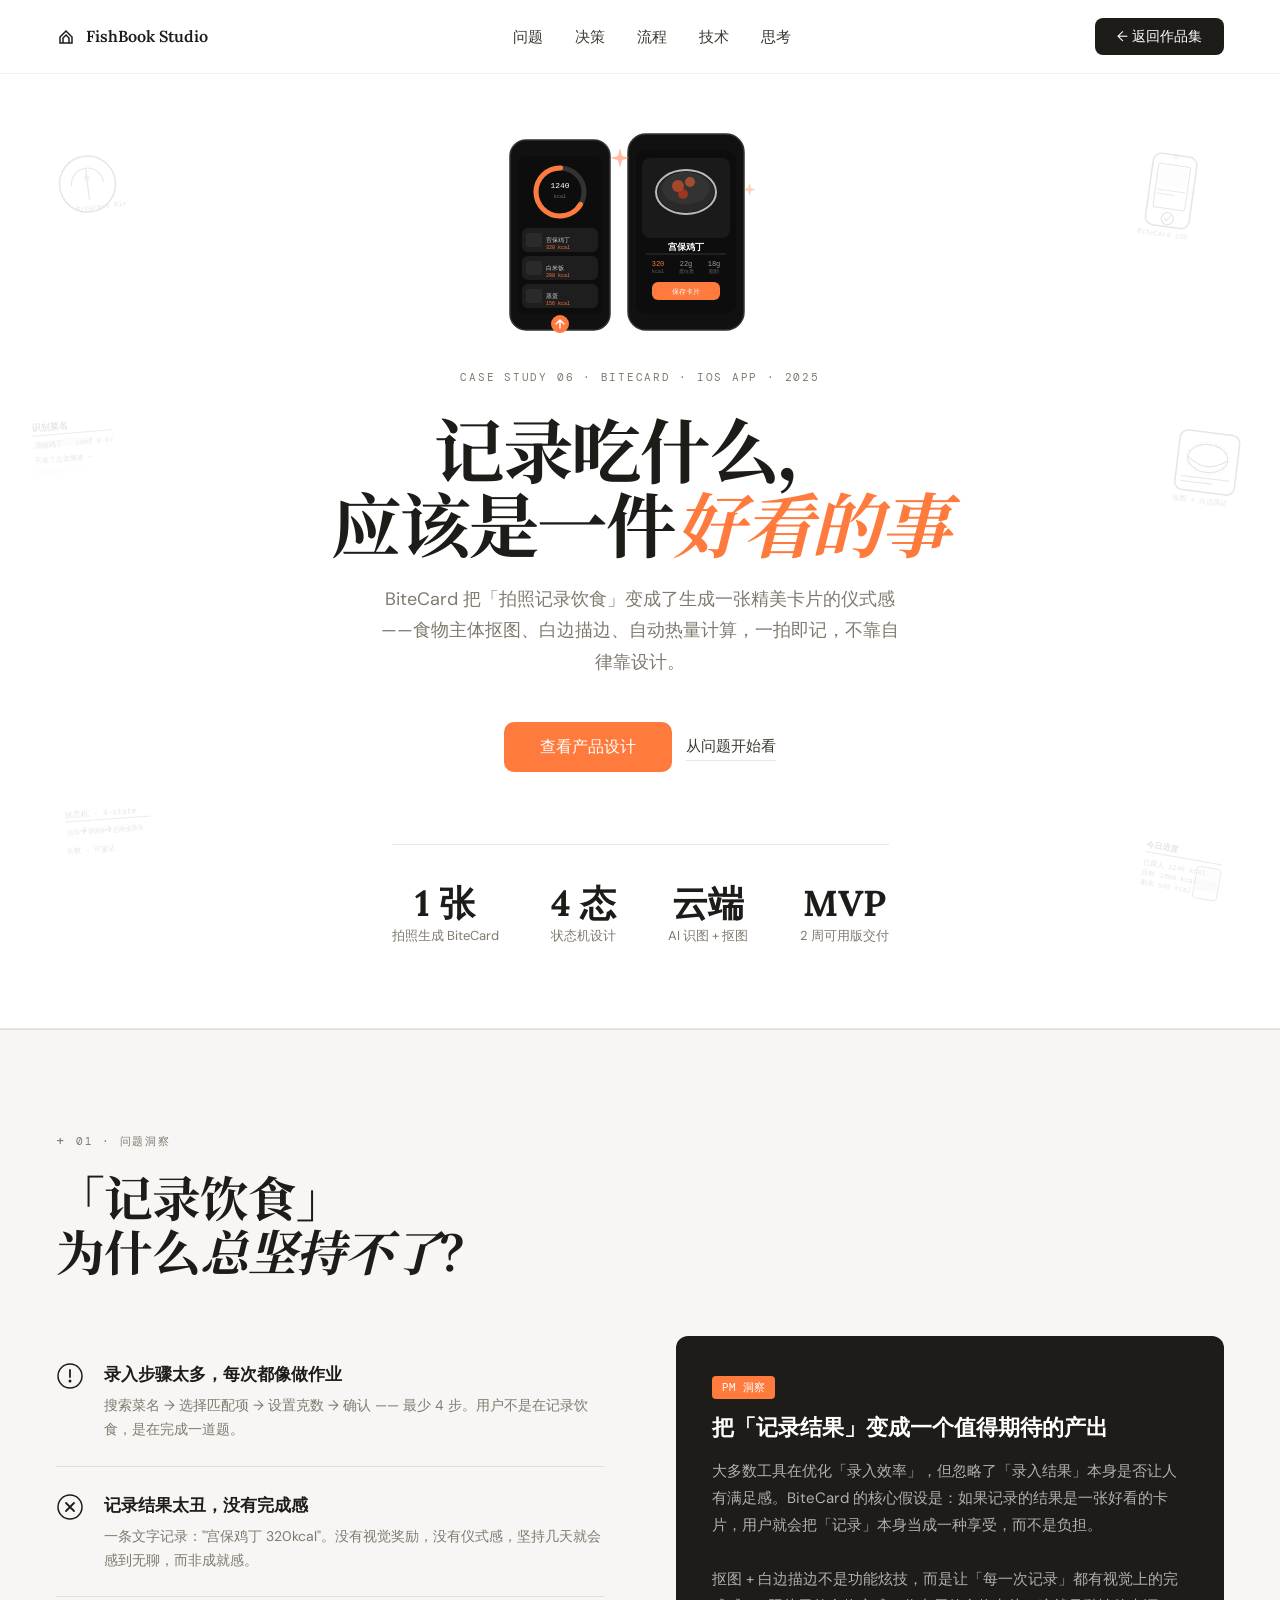
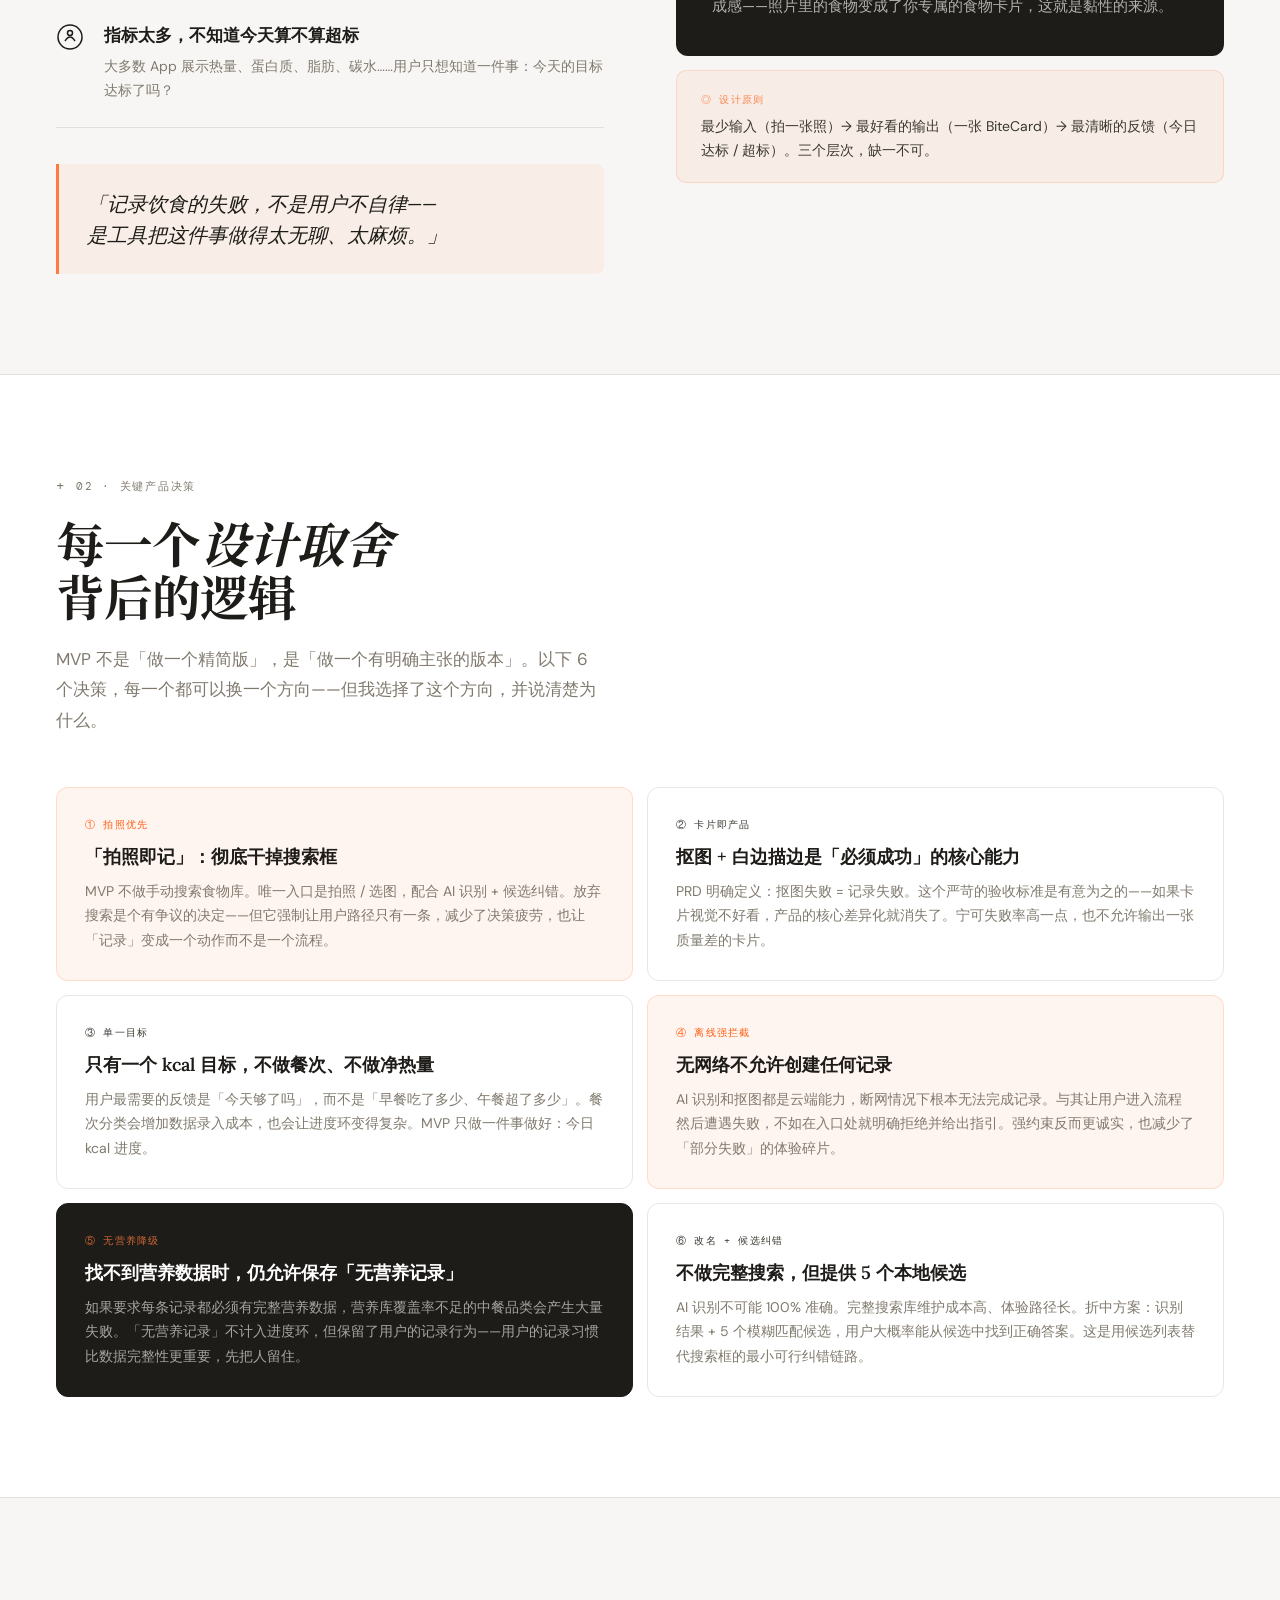
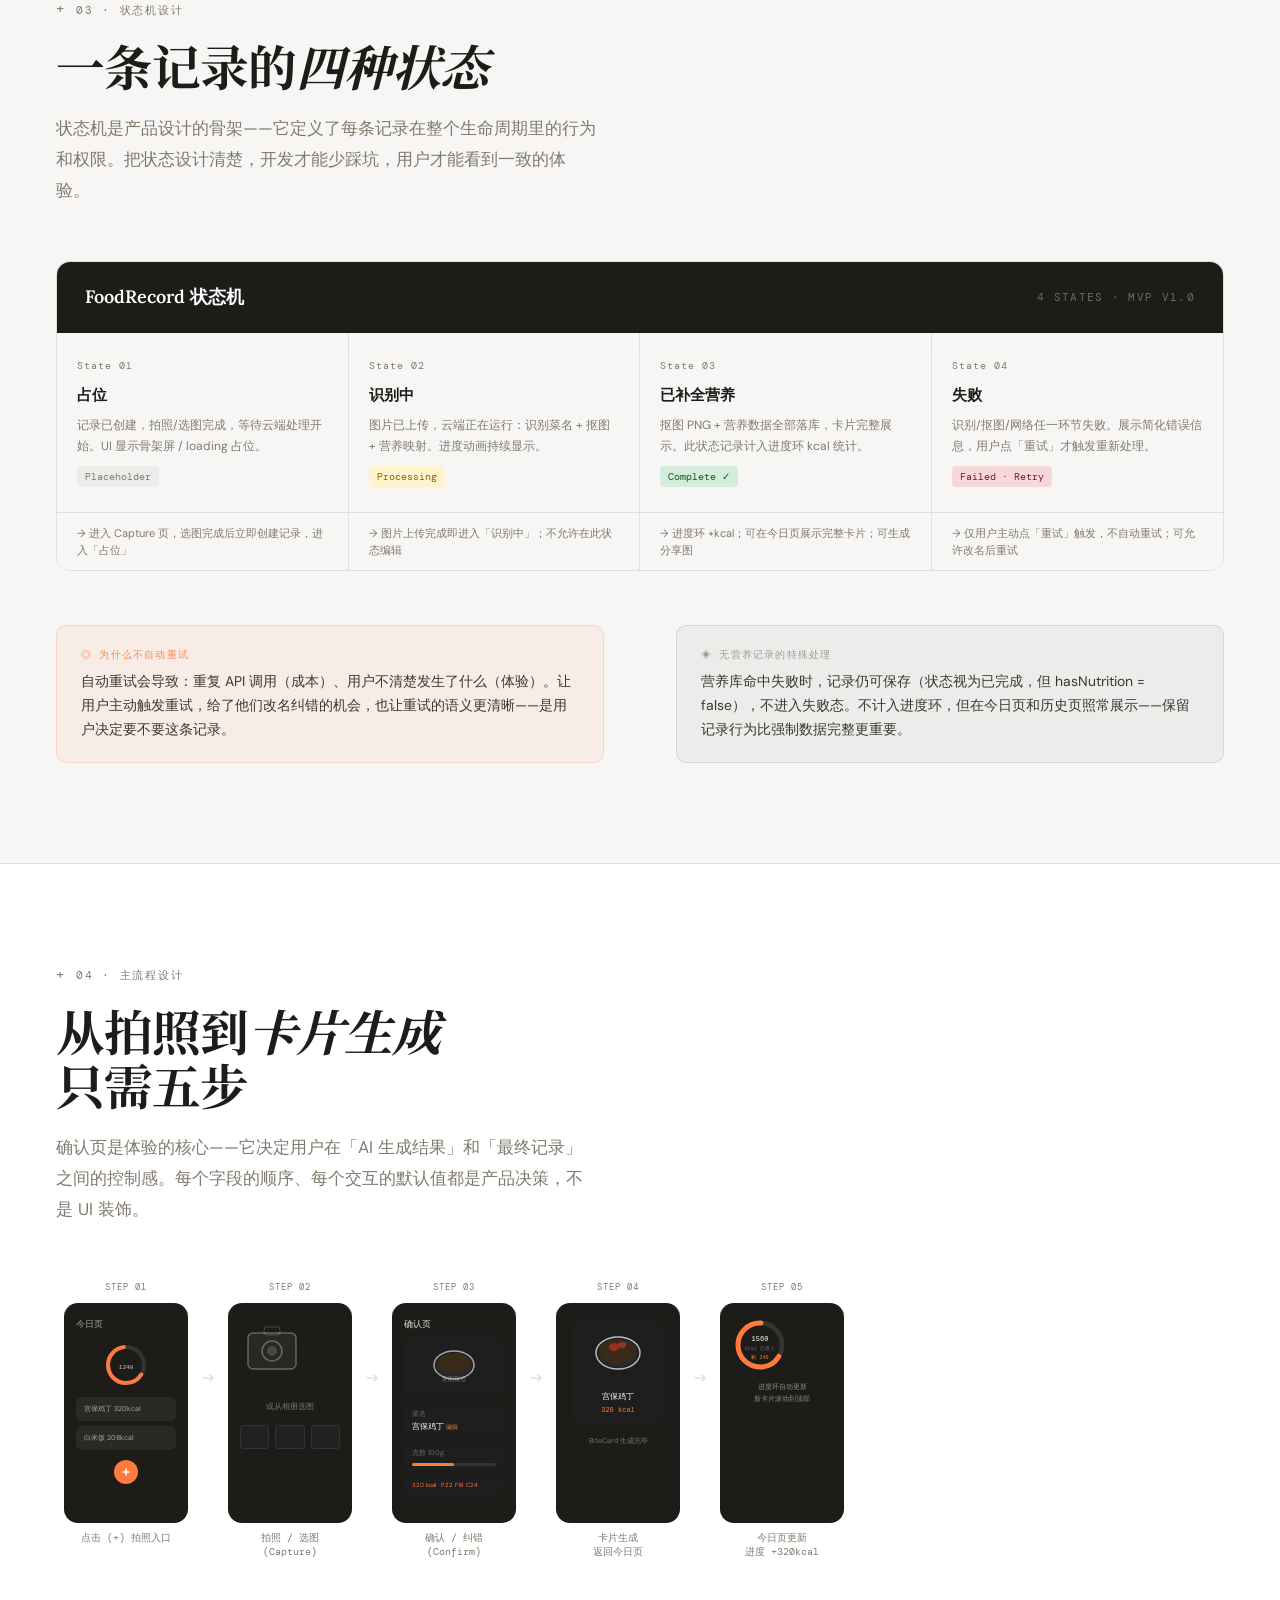
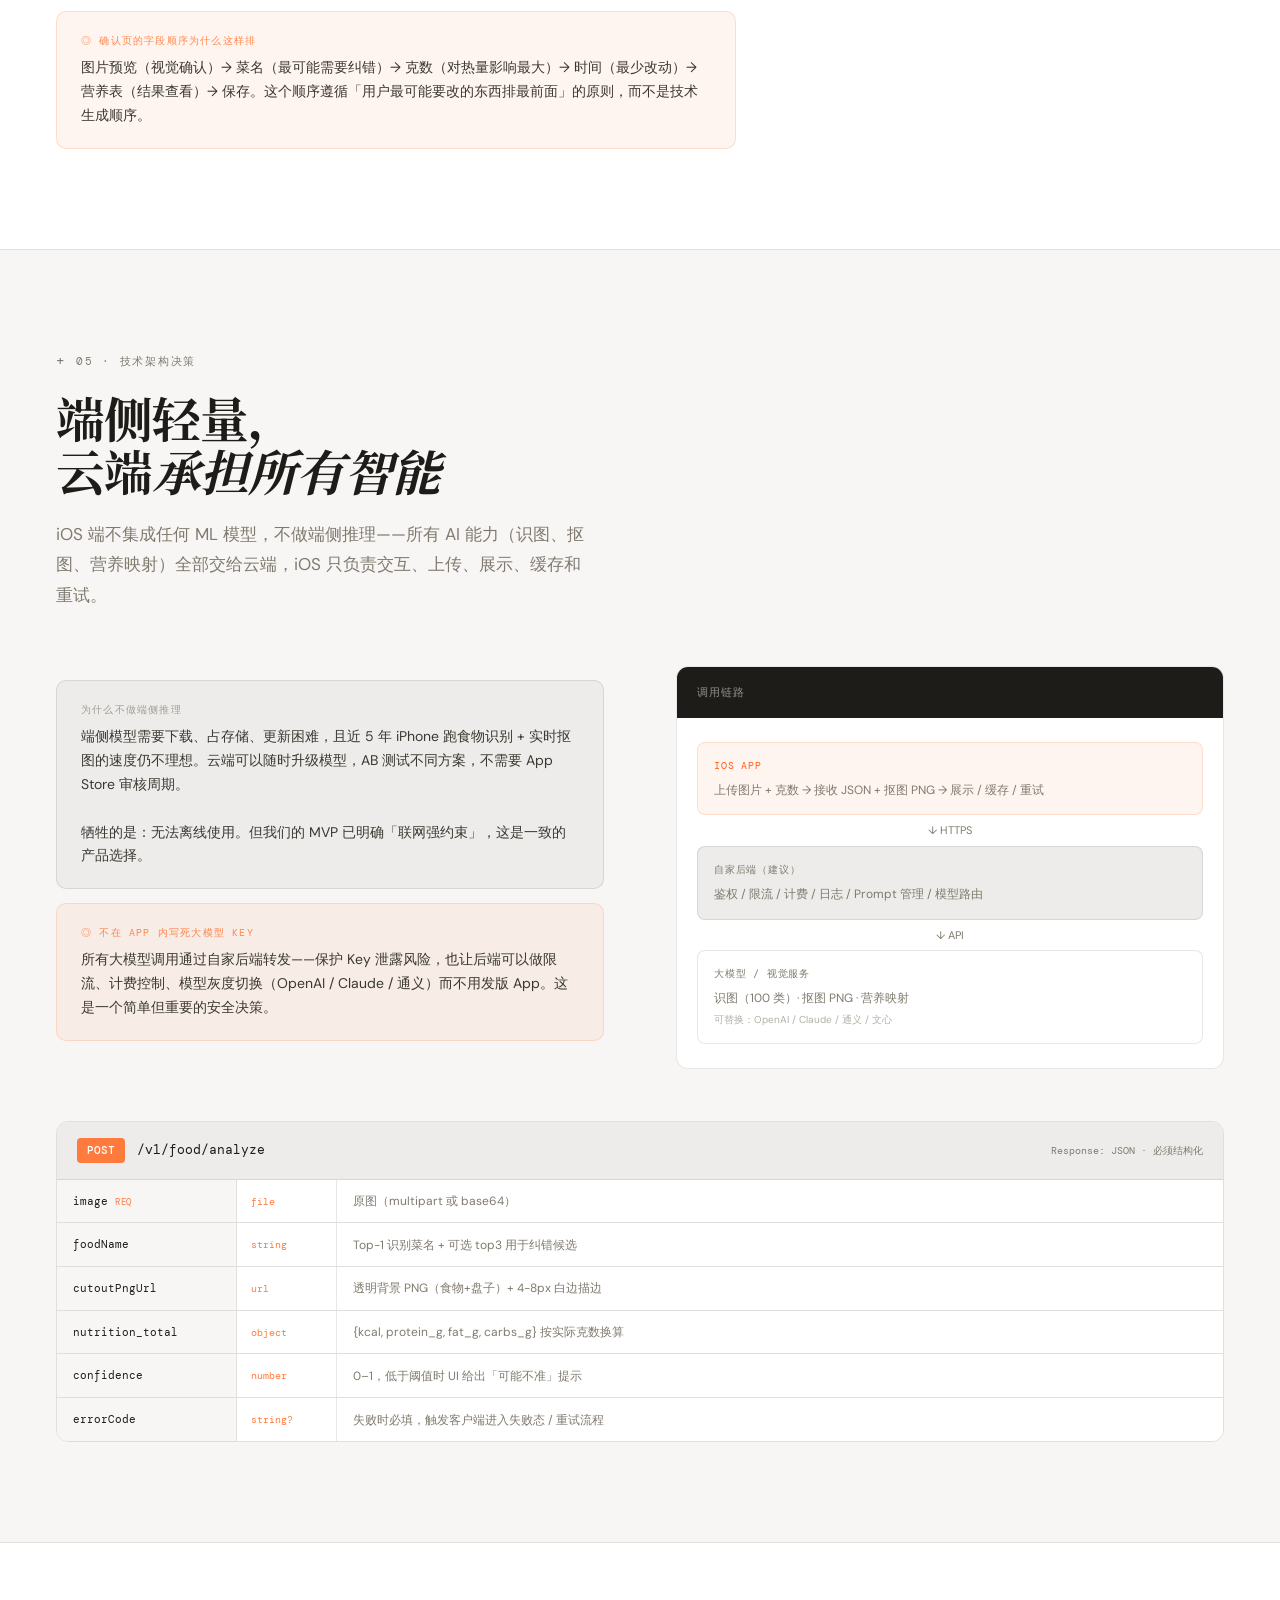
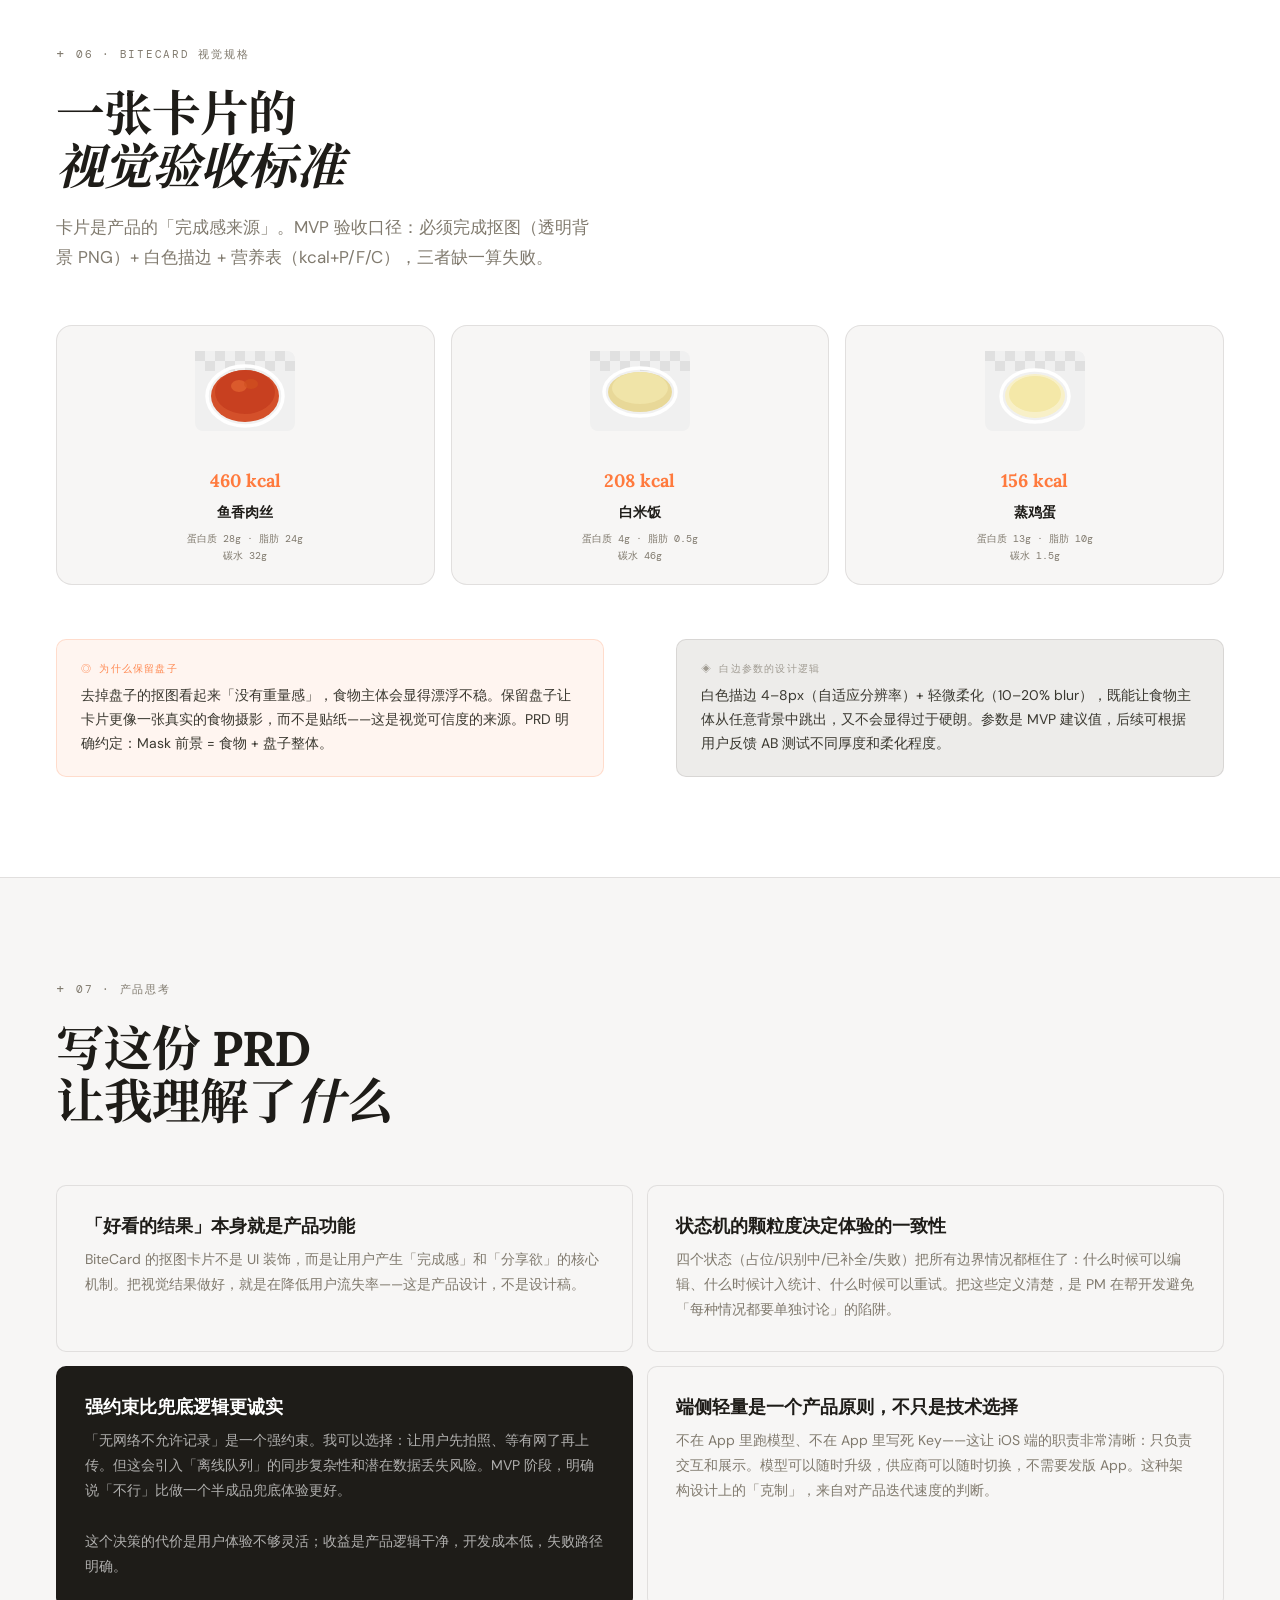
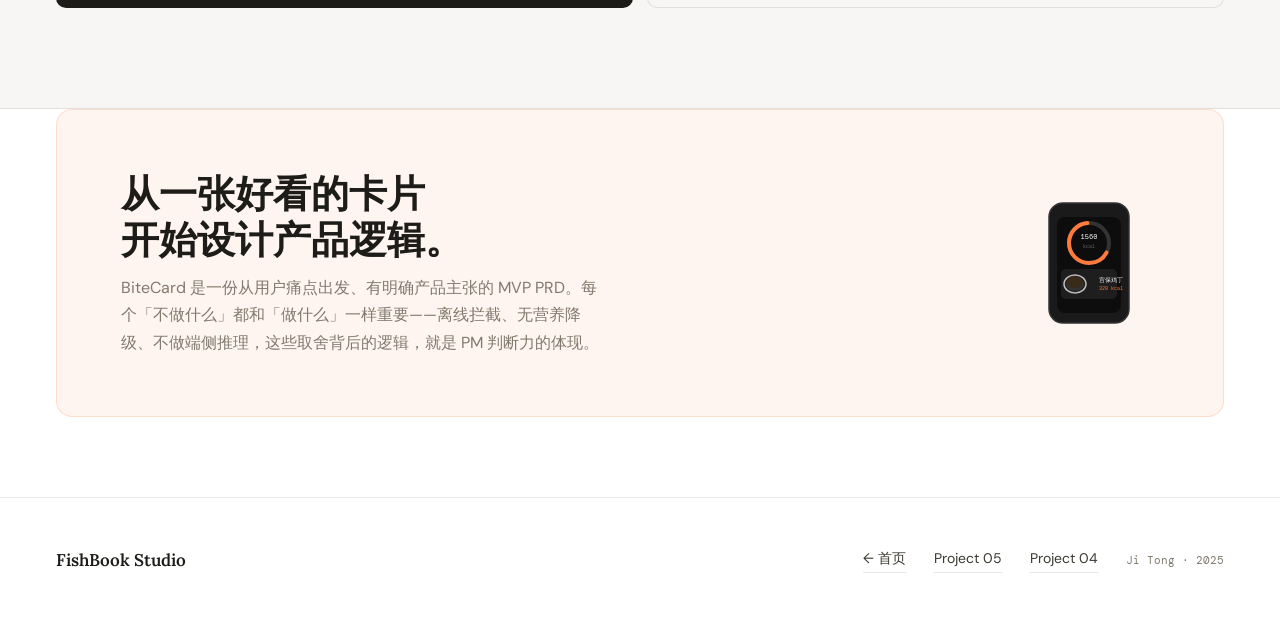
<file: bitecard-case-study.html>
<!DOCTYPE html>
<html lang="zh">
<head>
<meta charset="UTF-8">
<meta name="viewport" content="width=device-width, initial-scale=1.0">
<title>BiteCard — Case Study · Ji Tong</title>
<link rel="preconnect" href="https://fonts.googleapis.com">
<link href="https://fonts.googleapis.com/css2?family=Lora:ital,wght@0,400;0,500;0,600;0,700;1,400;1,600&family=DM+Sans:wght@300;400;500&family=DM+Mono:wght@400;500&family=Noto+Serif+SC:wght@400;600;700&display=swap" rel="stylesheet">
<style>
*, *::before, *::after { box-sizing: border-box; margin: 0; padding: 0; }
:root {
  --bg:     #ffffff;
  --bg2:    #f7f6f5;
  --bg3:    #edecea;
  --ink:    #1e1c18;
  --ink2:   #3a3830;
  --ink3:   #807a6e;
  --or:     #ff7a3d;
  --or2:    #ff5a0d;
  --or-bg:  rgba(255,122,61,.08);
  --or-bd:  rgba(255,122,61,.2);
  --border: rgba(30,28,24,.1);
  --bd2:    rgba(30,28,24,.06);
}
html { scroll-behavior: smooth; }
body { background: var(--bg); color: var(--ink2); font-family: 'DM Sans',sans-serif; font-size: 16px; line-height: 1.7; overflow-x: hidden; }

/* NAV */
nav { position: fixed; top: 0; left: 0; right: 0; z-index: 100; padding: 18px 56px; display: flex; justify-content: space-between; align-items: center; background: rgba(255,255,255,.93); backdrop-filter: blur(14px); border-bottom: 1px solid var(--bd2); }
.nav-logo { font-family: 'Lora',serif; font-size: 16px; font-weight: 600; color: var(--ink); display: flex; align-items: center; gap: 10px; }
.nav-links { display: flex; gap: 32px; list-style: none; }
.nav-links a { font-size: 15px; color: var(--ink2); text-decoration: none; }
.nav-links a:hover { color: var(--ink); }
.nav-cta { background: var(--ink); color: #fff; border: none; padding: 9px 22px; border-radius: 8px; font-size: 14px; cursor: pointer; font-family: 'DM Sans',sans-serif; }

/* HERO */
.hero { min-height: 100vh; padding: 120px 56px 80px; display: flex; flex-direction: column; align-items: center; text-align: center; position: relative; overflow: hidden; border-bottom: 1px solid var(--border); }
.doodle { position: absolute; opacity: .11; pointer-events: none; }
.d-tl { top: 148px; left: 52px; transform: rotate(-7deg); }
.d-tr { top: 152px; right: 62px; transform: rotate(8deg); }
.d-ml { top: 44%; left: 32px; transform: translateY(-50%) rotate(-5deg); }
.d-mr { top: 46%; right: 32px; transform: translateY(-50%) rotate(7deg); }
.d-bl { bottom: 160px; left: 64px; transform: rotate(-4deg); }
.d-br { bottom: 120px; right: 58px; transform: rotate(10deg); }

.hero-illo { width: 280px; height: 220px; margin-bottom: 28px; }
.eyebrow { font-family: 'DM Mono',monospace; font-size: 11px; letter-spacing: .16em; color: var(--ink3); text-transform: uppercase; margin-bottom: 28px; }
.hero-title { font-family: 'Lora','Noto Serif SC',serif; font-size: clamp(44px,5.5vw,84px); font-weight: 700; line-height: 1.06; color: var(--ink); max-width: 820px; margin-bottom: 20px; letter-spacing: -.02em; }
.hero-title em { font-style: italic; color: var(--or); }
.hero-sub { font-size: 18px; color: var(--ink3); max-width: 520px; line-height: 1.75; margin-bottom: 44px; }
.hero-btns { display: flex; gap: 14px; align-items: center; justify-content: center; margin-bottom: 72px; }
.btn-p { background: var(--or); color: #fff; padding: 14px 36px; border-radius: 10px; font-size: 16px; text-decoration: none; border: none; cursor: pointer; font-family: 'DM Sans',sans-serif; transition: transform .2s; }
.btn-p:hover { transform: translateY(-1px); }
.btn-g { color: var(--ink2); font-size: 15px; text-decoration: none; border-bottom: 1px solid var(--border); }
.hero-stats { display: flex; gap: 52px; align-items: center; border-top: 1px solid var(--border); padding-top: 40px; flex-wrap: wrap; justify-content: center; }
.hs-num { font-family: 'Lora',serif; font-size: 36px; font-weight: 700; color: var(--ink); line-height: 1; display: block; }
.hs-label { font-size: 13px; color: var(--ink3); margin-top: 4px; display: block; }

/* SECTIONS */
section { padding: 100px 56px; }
.stag { font-family: 'DM Mono',monospace; font-size: 11px; letter-spacing: .16em; color: var(--ink3); text-transform: uppercase; margin-bottom: 20px; display: flex; align-items: center; gap: 10px; }
.stag::before { content: '+'; font-size: 14px; }
.stitle { font-family: 'Lora','Noto Serif SC',serif; font-size: clamp(32px,3.8vw,58px); font-weight: 700; line-height: 1.1; color: var(--ink); margin-bottom: 18px; letter-spacing: -.02em; }
.stitle em { font-style: italic; }
.sbody { font-size: 17px; color: var(--ink3); max-width: 540px; line-height: 1.8; }
.two-col { display: grid; grid-template-columns: 1fr 1fr; gap: 72px; margin-top: 56px; }
.sec-alt { background: var(--bg2); border-top: 1px solid var(--border); border-bottom: 1px solid var(--border); }

/* PAIN */
.pain-row { display: flex; gap: 20px; padding: 24px 0; border-bottom: 1px solid var(--border); align-items: flex-start; }
.pain-row:last-child { border-bottom: none; }
.pain-icon { flex-shrink: 0; margin-top: 2px; }
.pain-row h4 { font-family: 'Lora',serif; font-size: 17px; font-weight: 600; color: var(--ink); margin-bottom: 5px; }
.pain-row p { font-size: 14px; color: var(--ink3); line-height: 1.7; }
.quote-blk { margin-top: 36px; padding: 24px 28px; font-family: 'Lora',serif; font-size: 20px; font-style: italic; color: var(--ink); line-height: 1.55; border-left: 3px solid var(--or); background: var(--or-bg); border-radius: 0 8px 8px 0; }

/* INSIGHT BOX */
.insight-box { background: var(--ink); border-radius: 12px; padding: 36px; margin-top: 0; }
.insight-box h3 { font-family: 'Lora',serif; font-size: 22px; font-weight: 700; color: #fff; margin-bottom: 16px; line-height: 1.3; }
.insight-box p { font-size: 15px; color: rgba(255,255,255,.65); line-height: 1.8; }
.insight-box .itag { display: inline-block; background: var(--or); color: #fff; padding: 2px 10px; border-radius: 4px; font-size: 11px; font-family: 'DM Mono',monospace; margin-bottom: 14px; }

/* IPHONE MOCKUP */
.phone-mockup { width: 200px; background: #1a1a1a; border-radius: 36px; padding: 12px; box-shadow: 0 20px 60px rgba(0,0,0,.25), 0 0 0 1px rgba(255,255,255,.08); flex-shrink: 0; }
.phone-screen { background: #0a0a0a; border-radius: 26px; overflow: hidden; aspect-ratio: 9/19.5; display: flex; flex-direction: column; }
.phone-statusbar { height: 28px; background: rgba(255,255,255,.04); display: flex; align-items: center; justify-content: space-between; padding: 0 16px; font-family: 'DM Mono',monospace; font-size: 8px; color: rgba(255,255,255,.4); }
.phone-notch { width: 60px; height: 16px; background: #1a1a1a; border-radius: 0 0 12px 12px; margin: 0 auto; margin-top: -4px; }

/* TODAY SCREEN MOCKUP */
.today-screen { flex: 1; padding: 14px 12px; background: #111; overflow: hidden; }
.ts-title { font-family: 'Lora',serif; font-size: 14px; font-weight: 700; color: #fff; margin-bottom: 10px; }
.ts-ring-row { display: flex; align-items: center; gap: 10px; margin-bottom: 12px; }
.ts-ring { position: relative; width: 52px; height: 52px; }
.ts-ring svg { position: absolute; inset: 0; }
.ts-ring-text { font-size: 7px; color: rgba(255,255,255,.5); line-height: 1.4; }
.ts-ring-num { font-family: 'Lora',serif; font-size: 9px; font-weight: 700; color: #fff; display: block; }
.ts-cards { display: flex; flex-direction: column; gap: 6px; }
.ts-card { background: #1e1e1e; border-radius: 10px; padding: 8px 10px; display: flex; align-items: center; gap: 8px; }
.ts-card-img { width: 32px; height: 32px; border-radius: 6px; background: #2a2a2a; flex-shrink: 0; overflow: hidden; display: flex; align-items: center; justify-content: center; }
.ts-card-meta { flex: 1; }
.ts-card-name { font-size: 8px; color: rgba(255,255,255,.85); font-weight: 500; margin-bottom: 2px; }
.ts-card-kcal { font-family: 'DM Mono',monospace; font-size: 7px; color: var(--or); }
.ts-fab { width: 28px; height: 28px; background: var(--or); border-radius: 50%; display: flex; align-items: center; justify-content: center; margin: 8px auto 0; box-shadow: 0 2px 8px rgba(255,122,61,.4); }

/* DECISION CARDS */
.decision-grid { display: grid; grid-template-columns: 1fr 1fr; gap: 14px; margin-top: 52px; }
.dc { border: 1px solid var(--border); border-radius: 12px; padding: 28px; }
.dc-tag { font-family: 'DM Mono',monospace; font-size: 10px; letter-spacing: .12em; text-transform: uppercase; margin-bottom: 12px; }
.dc h4 { font-family: 'Lora',serif; font-size: 18px; font-weight: 600; color: var(--ink); margin-bottom: 10px; line-height: 1.3; }
.dc p { font-size: 14px; color: var(--ink3); line-height: 1.75; }
.dc-or { background: var(--or-bg); border-color: var(--or-bd); }
.dc-or .dc-tag { color: var(--or2); }
.dc-dark { background: var(--ink); border-color: var(--ink); }
.dc-dark h4 { color: #fff; }
.dc-dark p { color: rgba(255,255,255,.6); }
.dc-dark .dc-tag { color: rgba(255,122,61,.8); }

/* STATE MACHINE */
.state-flow { margin-top: 56px; border: 1px solid var(--border); border-radius: 14px; overflow: hidden; }
.sf-header { background: var(--ink); padding: 20px 28px; display: flex; justify-content: space-between; align-items: center; }
.sf-header h3 { font-family: 'Lora',serif; font-size: 18px; color: #fff; font-weight: 600; }
.sf-header span { font-family: 'DM Mono',monospace; font-size: 11px; color: rgba(255,255,255,.35); letter-spacing: .12em; text-transform: uppercase; }
.sf-body { display: grid; grid-template-columns: repeat(4,1fr); }
.sf-state { padding: 24px 20px; border-right: 1px solid var(--border); }
.sf-state:last-child { border-right: none; }
.sf-num { font-family: 'DM Mono',monospace; font-size: 10px; color: var(--ink3); letter-spacing: .1em; margin-bottom: 8px; }
.sf-label { font-family: 'Lora',serif; font-size: 15px; font-weight: 600; color: var(--ink); margin-bottom: 8px; }
.sf-desc { font-size: 12px; color: var(--ink3); line-height: 1.7; }
.sf-badge { display: inline-block; margin-top: 10px; padding: 2px 8px; border-radius: 4px; font-size: 10px; font-family: 'DM Mono',monospace; }
.sb-gray { background: var(--bg3); color: var(--ink3); }
.sb-yellow { background: #fff3cd; color: #856404; }
.sb-green { background: #d4edda; color: #155724; }
.sb-red { background: #f8d7da; color: #721c24; }
.sf-arrows { display: grid; grid-template-columns: repeat(4,1fr); background: var(--bg2); border-top: 1px solid var(--border); }
.sf-arrow { padding: 12px 20px; font-size: 11px; color: var(--ink3); border-right: 1px solid var(--border); line-height: 1.5; }
.sf-arrow:last-child { border-right: none; }

/* WIRE FLOW */
.wire-flow { display: flex; align-items: flex-start; gap: 0; margin-top: 56px; overflow-x: auto; padding-bottom: 12px; }
.wf-step { flex-shrink: 0; width: 140px; }
.wf-screen { background: var(--ink); border-radius: 14px; padding: 14px 12px; min-height: 220px; margin: 0 8px; position: relative; }
.wf-step-num { font-family: 'DM Mono',monospace; font-size: 9px; letter-spacing: .1em; color: var(--ink3); text-transform: uppercase; text-align: center; margin-bottom: 8px; }
.wf-step-label { font-family: 'DM Mono',monospace; font-size: 10px; color: var(--ink3); text-align: center; margin-top: 8px; line-height: 1.4; }
.wf-arrow { flex-shrink: 0; width: 24px; display: flex; align-items: center; justify-content: center; margin-top: 90px; }
.wf-arrow svg { opacity: .3; }
.wf-el { font-size: 8px; color: rgba(255,255,255,.5); margin-bottom: 6px; }
.wf-el-h { font-size: 9px; color: rgba(255,255,255,.85); font-weight: 500; margin-bottom: 4px; }
.wf-bar { height: 4px; background: rgba(255,255,255,.12); border-radius: 2px; margin-bottom: 4px; overflow: hidden; }
.wf-bar-fill { height: 100%; background: var(--or); border-radius: 2px; }
.wf-tag { display: inline-block; background: var(--or); color: #fff; font-size: 7px; padding: 1px 5px; border-radius: 3px; font-family: 'DM Mono',monospace; }
.wf-card-mini { background: rgba(255,255,255,.06); border-radius: 6px; padding: 6px 8px; margin-bottom: 5px; }

/* INFO BOXES */
.ibox { border-radius: 10px; padding: 20px 24px; margin-top: 14px; border: 1px solid; }
.ibox .ilabel { font-family: 'DM Mono',monospace; font-size: 10px; letter-spacing: .12em; text-transform: uppercase; margin-bottom: 7px; opacity: .7; }
.ibox p { font-size: 14px; color: var(--ink2); line-height: 1.7; }
.ibox-or { background: var(--or-bg); border-color: var(--or-bd); }
.ibox-or .ilabel { color: var(--or2); }
.ibox-gray { background: var(--bg3); border-color: var(--border); }
.ibox-gray .ilabel { color: var(--ink3); }
.ibox-dark { background: var(--ink); border-color: var(--ink); }
.ibox-dark .ilabel { color: rgba(255,122,61,.8); }
.ibox-dark p { color: rgba(255,255,255,.65); }

/* BITECARD VISUAL */
.card-showcase { margin-top: 52px; display: grid; grid-template-columns: 1fr 1fr 1fr; gap: 16px; }
.bite-card { background: var(--bg2); border: 1px solid var(--border); border-radius: 16px; padding: 20px; text-align: center; }
.bite-card svg { margin-bottom: 12px; }
.bite-card-name { font-family: 'Lora',serif; font-size: 14px; font-weight: 600; color: var(--ink); margin-bottom: 6px; }
.bite-card-macros { font-family: 'DM Mono',monospace; font-size: 10px; color: var(--ink3); line-height: 1.7; }
.bc-kcal { font-family: 'Lora',serif; font-size: 18px; font-weight: 700; color: var(--or); margin-bottom: 4px; }

/* API TABLE */
.api-block { margin-top: 52px; border: 1px solid var(--border); border-radius: 12px; overflow: hidden; }
.ab-header { background: var(--bg3); padding: 16px 20px; display: flex; align-items: center; gap: 12px; border-bottom: 1px solid var(--border); }
.ab-method { background: var(--or); color: #fff; font-family: 'DM Mono',monospace; font-size: 11px; font-weight: 500; padding: 3px 10px; border-radius: 4px; }
.ab-endpoint { font-family: 'DM Mono',monospace; font-size: 13px; color: var(--ink); }
.api-row { display: grid; grid-template-columns: 180px 100px 1fr; border-bottom: 1px solid var(--border); }
.api-row:last-child { border-bottom: none; }
.ar-field { font-family: 'DM Mono',monospace; font-size: 11px; color: var(--ink); padding: 12px 16px; background: var(--bg2); border-right: 1px solid var(--border); }
.ar-type { font-family: 'DM Mono',monospace; font-size: 10px; color: var(--or); padding: 12px 14px; border-right: 1px solid var(--border); background: var(--bg); display: flex; align-items: center; }
.ar-desc { font-size: 12px; color: var(--ink3); padding: 12px 16px; background: var(--bg); line-height: 1.5; display: flex; align-items: center; }
.req-label { font-size: 9px; color: var(--or); font-family: 'DM Mono',monospace; letter-spacing: .08em; text-transform: uppercase; }

/* REFLECTION */
.ref-grid { display: grid; grid-template-columns: 1fr 1fr; gap: 14px; margin-top: 56px; }
.rc { background: var(--bg2); border: 1px solid var(--border); border-radius: 10px; padding: 28px; }
.rc h4 { font-family: 'Lora',serif; font-size: 18px; font-weight: 600; color: var(--ink); margin-bottom: 10px; line-height: 1.3; }
.rc p { font-size: 14px; color: var(--ink3); line-height: 1.8; }
.rc-hl { background: var(--ink); }
.rc-hl h4 { color: #fff; }
.rc-hl p { color: rgba(255,255,255,.65); }

/* CTA */
.cta-wrap { padding: 0 56px 80px; }
.cta-inner { background: var(--or-bg); border: 1px solid var(--or-bd); border-radius: 16px; padding: 60px 64px; display: grid; grid-template-columns: 1fr auto; gap: 48px; align-items: center; }
.cta-inner h2 { font-family: 'Lora',serif; font-size: clamp(26px,3vw,40px); font-weight: 700; color: var(--ink); margin-bottom: 12px; line-height: 1.2; }
.cta-inner p { font-size: 16px; color: var(--ink3); max-width: 480px; line-height: 1.7; }

footer { padding: 48px 56px; border-top: 1px solid var(--border); display: flex; justify-content: space-between; align-items: center; }
.fl { font-family: 'Lora',serif; font-size: 17px; font-weight: 600; color: var(--ink); }
.flinks { display: flex; gap: 28px; align-items: center; }
.flink { font-size: 14px; color: var(--ink2); text-decoration: none; border-bottom: 1px solid var(--border); padding-bottom: 1px; }
.fmeta { font-family: 'DM Mono',monospace; font-size: 11px; color: var(--ink3); }

.fade-up { opacity: 0; transform: translateY(20px); transition: opacity .7s ease, transform .7s ease; }
.fade-up.visible { opacity: 1; transform: translateY(0); }
.fade-up:nth-child(2) { transition-delay: .08s; }
.fade-up:nth-child(3) { transition-delay: .16s; }

@media (max-width: 960px) {
  nav { padding: 16px 24px; } .nav-links { display: none; }
  section { padding: 72px 24px; } .hero { padding: 100px 24px 64px; }
  .two-col, .ref-grid, .decision-grid, .card-showcase { grid-template-columns: 1fr; gap: 20px; }
  .sf-body, .sf-arrows { grid-template-columns: 1fr 1fr; }
  .cta-inner { grid-template-columns: 1fr; }
  .cta-wrap { padding: 0 24px 60px; }
  .wire-flow { flex-direction: column; }
  .wf-arrow { transform: rotate(90deg); margin: 4px auto; }
  footer { flex-direction: column; gap: 14px; padding: 36px 24px; text-align: center; }
}
</style>
</head>
<body>

<nav>
  <div class="nav-logo">
    <svg viewBox="0 0 20 20" fill="none" width="20" height="20"><path d="M4 10 L10 4 L16 10 L16 16 L4 16 Z" stroke="#1e1c18" stroke-width="1.5" fill="none"/><path d="M7 16 L7 11 L10 8 L13 11 L13 16" stroke="#1e1c18" stroke-width="1.5" fill="none"/></svg>
    FishBook Studio
  </div>
  <ul class="nav-links">
    <li><a href="#problem">问题</a></li>
    <li><a href="#decisions">决策</a></li>
    <li><a href="#flow">流程</a></li>
    <li><a href="#tech">技术</a></li>
    <li><a href="#reflection">思考</a></li>
  </ul>
  <button class="nav-cta" onclick="history.back()">← 返回作品集</button>
</nav>

<!-- HERO -->
<section class="hero">

  <!-- Doodles -->
  <div class="doodle d-tl">
    <svg width="72" height="72" viewBox="0 0 72 72" fill="none">
      <circle cx="36" cy="36" r="28" stroke="#1e1c18" stroke-width="1.5" fill="none"/>
      <path d="M20 36 A16 16 0 0 1 52 36" stroke="#1e1c18" stroke-width="1" fill="none"/>
      <line x1="36" y1="20" x2="36" y2="52" stroke="#1e1c18" stroke-width="1"/>
      <circle cx="36" cy="30" r="3" fill="#1e1c18" opacity=".4"/>
      <text x="22" y="62" font-size="7" fill="#1e1c18" font-family="monospace">Progress Ring</text>
    </svg>
  </div>
  <div class="doodle d-tr">
    <svg width="80" height="88" viewBox="0 0 80 88" fill="none">
      <!-- phone outline -->
      <rect x="10" y="4" width="44" height="72" rx="8" stroke="#1e1c18" stroke-width="1.5" fill="none"/>
      <rect x="16" y="14" width="32" height="44" rx="2" stroke="#1e1c18" stroke-width="1" fill="none"/>
      <circle cx="32" cy="6" r="3" fill="#1e1c18" opacity=".3"/>
      <!-- card in screen -->
      <rect x="18" y="16" width="28" height="20" rx="2" fill="#1e1c18" opacity=".08"/>
      <line x1="18" y1="40" x2="46" y2="40" stroke="#1e1c18" stroke-width=".8"/>
      <line x1="18" y1="44" x2="36" y2="44" stroke="#1e1c18" stroke-width=".8"/>
      <circle cx="32" cy="68" r="6" stroke="#1e1c18" stroke-width="1.2" fill="none"/>
      <path d="M29 68 L31 70 L35 65" stroke="#1e1c18" stroke-width="1" fill="none" stroke-linecap="round"/>
      <text x="4" y="86" font-size="7" fill="#1e1c18" font-family="monospace">BiteCard iOS</text>
    </svg>
  </div>
  <div class="doodle d-ml">
    <svg width="84" height="68" viewBox="0 0 84 68" fill="none">
      <text x="2" y="14" font-size="9" fill="#1e1c18" font-family="monospace" font-weight="bold">识别菜名</text>
      <line x1="2" y1="19" x2="82" y2="19" stroke="#1e1c18" stroke-width=".7"/>
      <rect x="2" y="24" width="60" height="8" rx="2" fill="#1e1c18" opacity=".12"/>
      <text x="4" y="31" font-size="7" fill="#1e1c18" font-family="monospace">宫保鸡丁  ·  conf 0.87</text>
      <text x="2" y="46" font-size="7" fill="#1e1c18" font-family="monospace">不准？点击修改 →</text>
      <rect x="2" y="52" width="30" height="6" rx="2" fill="#1e1c18" opacity=".07"/>
      <rect x="34" y="52" width="24" height="6" rx="2" fill="#1e1c18" opacity=".05"/>
    </svg>
  </div>
  <div class="doodle d-mr">
    <svg width="76" height="80" viewBox="0 0 76 80" fill="none">
      <!-- food cutout card sketch -->
      <rect x="4" y="4" width="60" height="60" rx="8" stroke="#1e1c18" stroke-width="1.5" fill="none"/>
      <!-- bowl shape (simplified food) -->
      <ellipse cx="34" cy="30" rx="20" ry="14" stroke="#1e1c18" stroke-width="1.2" fill="none"/>
      <path d="M14 30 Q34 46 54 30" stroke="#1e1c18" stroke-width="1" fill="none"/>
      <!-- white border hint -->
      <ellipse cx="34" cy="30" rx="22" ry="16" stroke="#1e1c18" stroke-width=".6" stroke-dasharray="2 3" fill="none"/>
      <line x1="10" y1="50" x2="58" y2="50" stroke="#1e1c18" stroke-width="1"/>
      <line x1="10" y1="55" x2="42" y2="55" stroke="#1e1c18" stroke-width="1"/>
      <text x="4" y="75" font-size="7" fill="#1e1c18" font-family="monospace">抠图 + 白边描边</text>
    </svg>
  </div>
  <div class="doodle d-bl">
    <svg width="90" height="56" viewBox="0 0 90 56" fill="none">
      <text x="2" y="12" font-size="8" fill="#1e1c18" font-family="monospace">状态机 · 4-state</text>
      <line x1="2" y1="16" x2="88" y2="16" stroke="#1e1c18" stroke-width=".7"/>
      <rect x="2"  y="22" width="14" height="8" rx="2" fill="#1e1c18" opacity=".1"/>
      <text x="4"  y="29" font-size="6" fill="#1e1c18" font-family="monospace">占位</text>
      <path d="M17 26 L22 26 M20 23 L22 26 L20 29" stroke="#1e1c18" stroke-width="1" fill="none" stroke-linecap="round"/>
      <rect x="23" y="22" width="18" height="8" rx="2" fill="#1e1c18" opacity=".1"/>
      <text x="25" y="29" font-size="6" fill="#1e1c18" font-family="monospace">识别中</text>
      <path d="M42 26 L47 26 M45 23 L47 26 L45 29" stroke="#1e1c18" stroke-width="1" fill="none" stroke-linecap="round"/>
      <rect x="48" y="22" width="24" height="8" rx="2" fill="#1e1c18" opacity=".1"/>
      <text x="50" y="29" font-size="6" fill="#1e1c18" font-family="monospace">已补全营养</text>
      <text x="2"  y="48" font-size="7" fill="#1e1c18" font-family="monospace">失败 → 可重试</text>
    </svg>
  </div>
  <div class="doodle d-br">
    <svg width="82" height="58" viewBox="0 0 82 58" fill="none">
      <text x="2" y="12" font-size="8" fill="#1e1c18" font-family="monospace" font-weight="bold">今日进度</text>
      <line x1="2" y1="17" x2="80" y2="17" stroke="#1e1c18" stroke-width=".8"/>
      <text x="2"  y="30" font-size="7" fill="#1e1c18" font-family="monospace">已摄入  1240 kcal</text>
      <text x="2"  y="40" font-size="7" fill="#1e1c18" font-family="monospace">目标    1800 kcal</text>
      <text x="2"  y="50" font-size="7" fill="#1e1c18" font-family="monospace">剩余     560 kcal</text>
      <rect x="56" y="22" width="24" height="32" rx="3" stroke="#1e1c18" stroke-width=".8" fill="none"/>
      <rect x="58" y="24" width="20" height="22" rx="1" fill="#1e1c18" opacity=".08"/>
      <rect x="58" y="35" width="20" height="11" rx="1" fill="#1e1c18" opacity=".12"/>
    </svg>
  </div>

  <!-- Hero phone illustration -->
  <svg class="hero-illo" viewBox="0 0 280 220" fill="none">
    <!-- Phone 1: Today screen -->
    <rect x="10" y="20" width="100" height="190" rx="16" fill="#111" stroke="#333" stroke-width="1.5"/>
    <rect x="18" y="36" width="84" height="158" rx="8" fill="#0d0d0d"/>
    <!-- ring -->
    <circle cx="60" cy="72" r="24" stroke="#333" stroke-width="5" fill="none"/>
    <circle cx="60" cy="72" r="24" stroke="#ff7a3d" stroke-width="5" fill="none"
      stroke-dasharray="100 51" stroke-dashoffset="-13" stroke-linecap="round"/>
    <text x="60" y="68" font-size="8" fill="white" text-anchor="middle" font-family="monospace">1240</text>
    <text x="60" y="78" font-size="5" fill="#777" text-anchor="middle" font-family="monospace">kcal</text>
    <!-- cards -->
    <rect x="22" y="108" width="76" height="24" rx="6" fill="#1e1e1e"/>
    <rect x="26" y="113" width="16" height="14" rx="3" fill="#2a2a2a"/>
    <text x="46" y="122" font-size="6" fill="rgba(255,255,255,.8)" font-family="monospace">宫保鸡丁</text>
    <text x="46" y="129" font-size="5" fill="#ff7a3d" font-family="monospace">320 kcal</text>
    <rect x="22" y="136" width="76" height="24" rx="6" fill="#1e1e1e"/>
    <rect x="26" y="141" width="16" height="14" rx="3" fill="#2a2a2a"/>
    <text x="46" y="150" font-size="6" fill="rgba(255,255,255,.8)" font-family="monospace">白米饭</text>
    <text x="46" y="157" font-size="5" fill="#ff7a3d" font-family="monospace">208 kcal</text>
    <rect x="22" y="164" width="76" height="24" rx="6" fill="#1e1e1e"/>
    <rect x="26" y="169" width="16" height="14" rx="3" fill="#2a2a2a"/>
    <text x="46" y="178" font-size="6" fill="rgba(255,255,255,.8)" font-family="monospace">蒸蛋</text>
    <text x="46" y="185" font-size="5" fill="#ff7a3d" font-family="monospace">156 kcal</text>
    <!-- fab -->
    <circle cx="60" cy="204" r="9" fill="#ff7a3d"/>
    <path d="M56 204 L60 200 L64 204 M60 200 L60 208" stroke="white" stroke-width="1.5" stroke-linecap="round"/>

    <!-- Phone 2: BiteCard preview -->
    <rect x="128" y="14" width="116" height="196" rx="18" fill="#111" stroke="#333" stroke-width="1.5"/>
    <rect x="136" y="30" width="100" height="164" rx="10" fill="#0d0d0d"/>
    <!-- card visual -->
    <rect x="142" y="38" width="88" height="80" rx="8" fill="#1a1a1a"/>
    <!-- food bowl (simplified) -->
    <ellipse cx="186" cy="72" rx="28" ry="20" fill="#2a2a2a"/>
    <ellipse cx="186" cy="68" rx="24" ry="16" fill="#333"/>
    <!-- white border effect -->
    <ellipse cx="186" cy="72" rx="30" ry="22" stroke="white" stroke-width="2" fill="none" opacity=".7"/>
    <!-- food color hints -->
    <circle cx="178" cy="66" r="6" fill="#d4502a" opacity=".7"/>
    <circle cx="190" cy="62" r="5" fill="#e86030" opacity=".6"/>
    <circle cx="183" cy="74" r="5" fill="#c83818" opacity=".7"/>
    <!-- food name + macros -->
    <text x="186" y="130" font-size="9" fill="white" text-anchor="middle" font-family="serif" font-weight="bold">宫保鸡丁</text>
    <line x1="146" y1="134" x2="226" y2="134" stroke="#333" stroke-width="1"/>
    <text x="158" y="146" font-size="7" fill="#ff7a3d" text-anchor="middle" font-family="monospace">320</text>
    <text x="158" y="153" font-size="5" fill="#666" text-anchor="middle" font-family="monospace">kcal</text>
    <text x="186" y="146" font-size="7" fill="rgba(255,255,255,.6)" text-anchor="middle" font-family="monospace">22g</text>
    <text x="186" y="153" font-size="5" fill="#666" text-anchor="middle" font-family="monospace">蛋白质</text>
    <text x="214" y="146" font-size="7" fill="rgba(255,255,255,.6)" text-anchor="middle" font-family="monospace">18g</text>
    <text x="214" y="153" font-size="5" fill="#666" text-anchor="middle" font-family="monospace">脂肪</text>
    <!-- share button -->
    <rect x="152" y="162" width="68" height="18" rx="6" fill="#ff7a3d"/>
    <text x="186" y="174" font-size="7" fill="white" text-anchor="middle" font-family="monospace">保存卡片</text>

    <!-- Sparkle -->
    <path d="M118 36 L120 28 L122 36 L130 38 L122 40 L120 48 L118 40 L110 38 Z" fill="#ff7a3d" opacity=".5"/>
    <path d="M248 68 L249.5 63 L251 68 L256 69.5 L251 71 L249.5 76 L248 71 L243 69.5 Z" fill="#ff7a3d" opacity=".35"/>
  </svg>

  <div class="eyebrow">Case Study 06 · BiteCard · iOS App · 2025</div>
  <h1 class="hero-title">记录吃什么，<br>应该是一件<em>好看的事</em></h1>
  <p class="hero-sub">BiteCard 把「拍照记录饮食」变成了生成一张精美卡片的仪式感——食物主体抠图、白边描边、自动热量计算，一拍即记，不靠自律靠设计。</p>
  <div class="hero-btns">
    <button class="btn-p">查看产品设计</button>
    <a href="#problem" class="btn-g">从问题开始看</a>
  </div>
  <div class="hero-stats">
    <div class="hs"><span class="hs-num">1 张</span><span class="hs-label">拍照生成 BiteCard</span></div>
    <div class="hs"><span class="hs-num">4 态</span><span class="hs-label">状态机设计</span></div>
    <div class="hs"><span class="hs-num">云端</span><span class="hs-label">AI 识图 + 抠图</span></div>
    <div class="hs"><span class="hs-num">MVP</span><span class="hs-label">2 周可用版交付</span></div>
  </div>
</section>

<!-- PROBLEM -->
<section class="sec-alt" id="problem">
  <div class="stag">01 · 问题洞察</div>
  <h2 class="stitle">「记录饮食」<br>为什么<em>总坚持不了</em>？</h2>

  <div class="two-col">
    <div>
      <div class="pain-row fade-up">
        <svg class="pain-icon" width="28" height="28" viewBox="0 0 28 28" fill="none"><circle cx="14" cy="14" r="12" stroke="#1e1c18" stroke-width="1.5" fill="none"/><line x1="14" y1="8" x2="14" y2="15" stroke="#1e1c18" stroke-width="1.8" stroke-linecap="round"/><circle cx="14" cy="19" r="1.5" fill="#1e1c18"/></svg>
        <div>
          <h4>录入步骤太多，每次都像做作业</h4>
          <p>搜索菜名 → 选择匹配项 → 设置克数 → 确认 —— 最少 4 步。用户不是在记录饮食，是在完成一道题。</p>
        </div>
      </div>
      <div class="pain-row fade-up">
        <svg class="pain-icon" width="28" height="28" viewBox="0 0 28 28" fill="none"><circle cx="14" cy="14" r="12" stroke="#1e1c18" stroke-width="1.5" fill="none"/><path d="M10 10 L18 18 M18 10 L10 18" stroke="#1e1c18" stroke-width="1.8" stroke-linecap="round"/></svg>
        <div>
          <h4>记录结果太丑，没有完成感</h4>
          <p>一条文字记录："宫保鸡丁 320kcal"。没有视觉奖励，没有仪式感，坚持几天就会感到无聊，而非成就感。</p>
        </div>
      </div>
      <div class="pain-row fade-up">
        <svg class="pain-icon" width="28" height="28" viewBox="0 0 28 28" fill="none"><circle cx="14" cy="14" r="12" stroke="#1e1c18" stroke-width="1.5" fill="none"/><path d="M9 18 Q14 10 19 18" stroke="#1e1c18" stroke-width="1.5" fill="none"/><circle cx="14" cy="10" r="2.5" stroke="#1e1c18" stroke-width="1.5" fill="none"/></svg>
        <div>
          <h4>指标太多，不知道今天算不算超标</h4>
          <p>大多数 App 展示热量、蛋白质、脂肪、碳水……用户只想知道一件事：今天的目标达标了吗？</p>
        </div>
      </div>
      <div class="quote-blk fade-up">「记录饮食的失败，不是用户不自律——<br>是工具把这件事做得太无聊、太麻烦。」</div>
    </div>

    <div class="fade-up">
      <div class="insight-box">
        <span class="itag">PM 洞察</span>
        <h3>把「记录结果」变成一个值得期待的产出</h3>
        <p>大多数工具在优化「录入效率」，但忽略了「录入结果」本身是否让人有满足感。BiteCard 的核心假设是：如果记录的结果是一张好看的卡片，用户就会把「记录」本身当成一种享受，而不是负担。</p>
        <br>
        <p>抠图 + 白边描边不是功能炫技，而是让「每一次记录」都有视觉上的完成感——照片里的食物变成了你专属的食物卡片，这就是黏性的来源。</p>
      </div>
      <div class="ibox ibox-or" style="margin-top:14px;">
        <div class="ilabel">◎ 设计原则</div>
        <p>最少输入（拍一张照）→ 最好看的输出（一张 BiteCard）→ 最清晰的反馈（今日达标 / 超标）。三个层次，缺一不可。</p>
      </div>
    </div>
  </div>
</section>

<!-- PRODUCT DECISIONS -->
<section id="decisions">
  <div class="stag">02 · 关键产品决策</div>
  <h2 class="stitle">每一个<em>设计取舍</em><br>背后的逻辑</h2>
  <p class="sbody">MVP 不是「做一个精简版」，是「做一个有明确主张的版本」。以下 6 个决策，每一个都可以换一个方向——但我选择了这个方向，并说清楚为什么。</p>

  <div class="decision-grid fade-up">
    <div class="dc dc-or">
      <div class="dc-tag">① 拍照优先</div>
      <h4>「拍照即记」：彻底干掉搜索框</h4>
      <p>MVP 不做手动搜索食物库。唯一入口是拍照 / 选图，配合 AI 识别 + 候选纠错。放弃搜索是个有争议的决定——但它强制让用户路径只有一条，减少了决策疲劳，也让「记录」变成一个动作而不是一个流程。</p>
    </div>
    <div class="dc">
      <div class="dc-tag">② 卡片即产品</div>
      <h4>抠图 + 白边描边是「必须成功」的核心能力</h4>
      <p>PRD 明确定义：抠图失败 = 记录失败。这个严苛的验收标准是有意为之的——如果卡片视觉不好看，产品的核心差异化就消失了。宁可失败率高一点，也不允许输出一张质量差的卡片。</p>
    </div>
    <div class="dc">
      <div class="dc-tag">③ 单一目标</div>
      <h4>只有一个 kcal 目标，不做餐次、不做净热量</h4>
      <p>用户最需要的反馈是「今天够了吗」，而不是「早餐吃了多少、午餐超了多少」。餐次分类会增加数据录入成本，也会让进度环变得复杂。MVP 只做一件事做好：今日 kcal 进度。</p>
    </div>
    <div class="dc dc-or">
      <div class="dc-tag">④ 离线强拦截</div>
      <h4>无网络不允许创建任何记录</h4>
      <p>AI 识别和抠图都是云端能力，断网情况下根本无法完成记录。与其让用户进入流程然后遭遇失败，不如在入口处就明确拒绝并给出指引。强约束反而更诚实，也减少了「部分失败」的体验碎片。</p>
    </div>
    <div class="dc dc-dark">
      <div class="dc-tag">⑤ 无营养降级</div>
      <h4>找不到营养数据时，仍允许保存「无营养记录」</h4>
      <p>如果要求每条记录都必须有完整营养数据，营养库覆盖率不足的中餐品类会产生大量失败。「无营养记录」不计入进度环，但保留了用户的记录行为——用户的记录习惯比数据完整性更重要，先把人留住。</p>
    </div>
    <div class="dc">
      <div class="dc-tag">⑥ 改名 + 候选纠错</div>
      <h4>不做完整搜索，但提供 5 个本地候选</h4>
      <p>AI 识别不可能 100% 准确。完整搜索库维护成本高、体验路径长。折中方案：识别结果 + 5 个模糊匹配候选，用户大概率能从候选中找到正确答案。这是用候选列表替代搜索框的最小可行纠错链路。</p>
    </div>
  </div>
</section>

<!-- STATE MACHINE -->
<section class="sec-alt">
  <div class="stag">03 · 状态机设计</div>
  <h2 class="stitle">一条记录的<em>四种状态</em></h2>
  <p class="sbody">状态机是产品设计的骨架——它定义了每条记录在整个生命周期里的行为和权限。把状态设计清楚，开发才能少踩坑，用户才能看到一致的体验。</p>

  <div class="state-flow fade-up">
    <div class="sf-header">
      <h3>FoodRecord 状态机</h3>
      <span>4 States · MVP v1.0</span>
    </div>
    <div class="sf-body">
      <div class="sf-state">
        <div class="sf-num">State 01</div>
        <div class="sf-label">占位</div>
        <div class="sf-desc">记录已创建，拍照/选图完成，等待云端处理开始。UI 显示骨架屏 / loading 占位。</div>
        <span class="sf-badge sb-gray">Placeholder</span>
      </div>
      <div class="sf-state">
        <div class="sf-num">State 02</div>
        <div class="sf-label">识别中</div>
        <div class="sf-desc">图片已上传，云端正在运行：识别菜名 + 抠图 + 营养映射。进度动画持续显示。</div>
        <span class="sf-badge sb-yellow">Processing</span>
      </div>
      <div class="sf-state">
        <div class="sf-num">State 03</div>
        <div class="sf-label">已补全营养</div>
        <div class="sf-desc">抠图 PNG + 营养数据全部落库，卡片完整展示。此状态记录计入进度环 kcal 统计。</div>
        <span class="sf-badge sb-green">Complete ✓</span>
      </div>
      <div class="sf-state">
        <div class="sf-num">State 04</div>
        <div class="sf-label">失败</div>
        <div class="sf-desc">识别/抠图/网络任一环节失败。展示简化错误信息，用户点「重试」才触发重新处理。</div>
        <span class="sf-badge sb-red">Failed · Retry</span>
      </div>
    </div>
    <div class="sf-arrows">
      <div class="sf-arrow">→ 进入 Capture 页，选图完成后立即创建记录，进入「占位」</div>
      <div class="sf-arrow">→ 图片上传完成即进入「识别中」；不允许在此状态编辑</div>
      <div class="sf-arrow">→ 进度环 +kcal；可在今日页展示完整卡片；可生成分享图</div>
      <div class="sf-arrow">→ 仅用户主动点「重试」触发，不自动重试；可允许改名后重试</div>
    </div>
  </div>

  <div class="two-col" style="margin-top:40px;">
    <div class="ibox ibox-or fade-up">
      <div class="ilabel">◎ 为什么不自动重试</div>
      <p>自动重试会导致：重复 API 调用（成本）、用户不清楚发生了什么（体验）。让用户主动触发重试，给了他们改名纠错的机会，也让重试的语义更清晰——是用户决定要不要这条记录。</p>
    </div>
    <div class="ibox ibox-gray fade-up">
      <div class="ilabel">◈ 无营养记录的特殊处理</div>
      <p>营养库命中失败时，记录仍可保存（状态视为已完成，但 hasNutrition = false），不进入失败态。不计入进度环，但在今日页和历史页照常展示——保留记录行为比强制数据完整更重要。</p>
    </div>
  </div>
</section>

<!-- WIREFLOW -->
<section id="flow">
  <div class="stag">04 · 主流程设计</div>
  <h2 class="stitle">从拍照到<em>卡片生成</em><br>只需五步</h2>
  <p class="sbody">确认页是体验的核心——它决定用户在「AI 生成结果」和「最终记录」之间的控制感。每个字段的顺序、每个交互的默认值都是产品决策，不是 UI 装饰。</p>

  <div class="wire-flow fade-up">

    <div class="wf-step">
      <div class="wf-step-num">Step 01</div>
      <div class="wf-screen">
        <div class="wf-el-h" style="color:rgba(255,255,255,.6);margin-bottom:8px;">今日页</div>
        <!-- ring mini -->
        <svg width="48" height="48" style="margin:0 auto 8px;display:block"><circle cx="24" cy="24" r="18" stroke="#333" stroke-width="4" fill="none"/><circle cx="24" cy="24" r="18" stroke="#ff7a3d" stroke-width="4" fill="none" stroke-dasharray="72 41" stroke-dashoffset="-10" stroke-linecap="round"/><text x="24" y="28" font-size="6" fill="#ccc" text-anchor="middle" font-family="monospace">1240</text></svg>
        <div class="wf-card-mini"><div style="font-size:7px;color:rgba(255,255,255,.6);">宫保鸡丁  320kcal</div></div>
        <div class="wf-card-mini"><div style="font-size:7px;color:rgba(255,255,255,.6);">白米饭  208kcal</div></div>
        <div style="width:24px;height:24px;background:#ff7a3d;border-radius:50%;margin:10px auto 0;display:flex;align-items:center;justify-content:center;">
          <svg width="10" height="10" viewBox="0 0 10 10"><path d="M5 2 L5 8 M2 5 L8 5" stroke="white" stroke-width="1.5" stroke-linecap="round"/></svg>
        </div>
      </div>
      <div class="wf-step-label">点击 (+) 拍照入口</div>
    </div>

    <div class="wf-arrow"><svg width="16" height="16" viewBox="0 0 16 16"><path d="M3 8 L13 8 M10 5 L13 8 L10 11" stroke="#999" stroke-width="1.5" fill="none" stroke-linecap="round"/></svg></div>

    <div class="wf-step">
      <div class="wf-step-num">Step 02</div>
      <div class="wf-screen" style="align-items:center;justify-content:center;">
        <svg width="64" height="64" viewBox="0 0 64 64" fill="none" style="margin-bottom:10px;">
          <rect x="8" y="16" width="48" height="36" rx="5" stroke="rgba(255,255,255,.3)" stroke-width="1.5" fill="rgba(255,255,255,.05)"/>
          <circle cx="32" cy="34" r="10" stroke="rgba(255,255,255,.3)" stroke-width="1.5" fill="none"/>
          <circle cx="32" cy="34" r="5"  fill="rgba(255,255,255,.15)"/>
          <rect x="24" y="10" width="16" height="8" rx="3" stroke="rgba(255,255,255,.2)" stroke-width="1" fill="none"/>
        </svg>
        <div style="font-size:8px;color:rgba(255,255,255,.4);text-align:center;">或从相册选图</div>
        <div style="margin-top:12px;display:flex;gap:6px;justify-content:center;">
          <div style="width:32px;height:24px;background:#222;border-radius:3px;border:1px solid #333;"></div>
          <div style="width:32px;height:24px;background:#222;border-radius:3px;border:1px solid #333;"></div>
          <div style="width:32px;height:24px;background:#222;border-radius:3px;border:1px solid #333;"></div>
        </div>
      </div>
      <div class="wf-step-label">拍照 / 选图<br>(Capture)</div>
    </div>

    <div class="wf-arrow"><svg width="16" height="16" viewBox="0 0 16 16"><path d="M3 8 L13 8 M10 5 L13 8 L10 11" stroke="#999" stroke-width="1.5" fill="none" stroke-linecap="round"/></svg></div>

    <div class="wf-step">
      <div class="wf-step-num">Step 03</div>
      <div class="wf-screen">
        <div class="wf-el-h">确认页</div>
        <!-- cutout preview -->
        <div style="background:#1e1e1e;border-radius:6px;padding:6px;margin-bottom:6px;text-align:center;">
          <svg width="60" height="40" viewBox="0 0 60 40" fill="none"><ellipse cx="30" cy="22" rx="18" ry="12" fill="#2a2a2a"/><ellipse cx="30" cy="20" rx="16" ry="10" fill="#3a2a1a"/><ellipse cx="30" cy="22" rx="20" ry="14" stroke="white" stroke-width="1.5" fill="none" opacity=".6"/><text x="30" y="38" font-size="6" fill="rgba(255,255,255,.4)" text-anchor="middle" font-family="monospace">抠图预览</text></svg>
        </div>
        <!-- name -->
        <div style="background:#1e1e1e;border-radius:4px;padding:5px 8px;margin-bottom:4px;">
          <div style="font-size:7px;color:#666;">菜名</div>
          <div style="font-size:8px;color:white;">宫保鸡丁 <span style="color:#ff7a3d;font-size:6px;">编辑</span></div>
        </div>
        <!-- slider -->
        <div style="background:#1e1e1e;border-radius:4px;padding:5px 8px;margin-bottom:4px;">
          <div style="font-size:7px;color:#666;">克数 100g</div>
          <div style="height:3px;background:#333;border-radius:2px;margin-top:4px;"><div style="width:50%;height:100%;background:#ff7a3d;border-radius:2px;"></div></div>
        </div>
        <!-- nutrition -->
        <div style="background:#1e1e1e;border-radius:4px;padding:5px 8px;">
          <div style="font-size:6px;color:#ff7a3d;">320 kcal · P22 F18 C24</div>
        </div>
      </div>
      <div class="wf-step-label">确认 / 纠错<br>(Confirm)</div>
    </div>

    <div class="wf-arrow"><svg width="16" height="16" viewBox="0 0 16 16"><path d="M3 8 L13 8 M10 5 L13 8 L10 11" stroke="#999" stroke-width="1.5" fill="none" stroke-linecap="round"/></svg></div>

    <div class="wf-step">
      <div class="wf-step-num">Step 04</div>
      <div class="wf-screen" style="align-items:center;justify-content:center;">
        <div style="text-align:center;">
          <!-- BiteCard output -->
          <div style="background:#1e1e1e;border-radius:10px;padding:10px;width:90px;margin:0 auto;">
            <svg width="68" height="50" viewBox="0 0 68 50" fill="none"><ellipse cx="34" cy="26" rx="20" ry="14" fill="#2a2a2a"/><ellipse cx="34" cy="24" rx="18" ry="12" fill="#3a2a1a"/><ellipse cx="30" cy="20" rx="5" ry="4" fill="#c03020" opacity=".7"/><ellipse cx="38" cy="18" rx="4" ry="3" fill="#d04030" opacity=".6"/><ellipse cx="34" cy="26" rx="22" ry="16" stroke="white" stroke-width="1.5" fill="none" opacity=".7"/></svg>
            <div style="font-size:8px;color:white;font-family:serif;text-align:center;margin:4px 0 2px;">宫保鸡丁</div>
            <div style="font-size:7px;color:#ff7a3d;text-align:center;font-family:monospace;">320 kcal</div>
          </div>
          <div style="margin-top:8px;font-size:7px;color:rgba(255,255,255,.4);">BiteCard 生成完毕</div>
        </div>
      </div>
      <div class="wf-step-label">卡片生成<br>返回今日页</div>
    </div>

    <div class="wf-arrow"><svg width="16" height="16" viewBox="0 0 16 16"><path d="M3 8 L13 8 M10 5 L13 8 L10 11" stroke="#999" stroke-width="1.5" fill="none" stroke-linecap="round"/></svg></div>

    <div class="wf-step">
      <div class="wf-step-num">Step 05</div>
      <div class="wf-screen" style="align-items:center;justify-content:center;">
        <svg width="56" height="56" viewBox="0 0 56 56" fill="none" style="margin-bottom:8px;display:block;">
          <circle cx="28" cy="28" r="22" stroke="#333" stroke-width="5" fill="none"/>
          <circle cx="28" cy="28" r="22" stroke="#ff7a3d" stroke-width="5" fill="none" stroke-dasharray="92 46" stroke-dashoffset="-12" stroke-linecap="round"/>
          <text x="28" y="24" font-size="7" fill="white" text-anchor="middle" font-family="monospace">1560</text>
          <text x="28" y="33" font-size="5" fill="#666" text-anchor="middle" font-family="monospace">kcal 已摄入</text>
          <text x="28" y="42" font-size="5" fill="#ff7a3d" text-anchor="middle" font-family="monospace">剩 240</text>
        </svg>
        <div style="font-size:7px;color:rgba(255,255,255,.5);text-align:center;">进度环自动更新<br>新卡片滚动到顶部</div>
      </div>
      <div class="wf-step-label">今日页更新<br>进度 +320kcal</div>
    </div>

  </div>

  <div class="ibox ibox-or fade-up" style="margin-top:40px;max-width:680px;">
    <div class="ilabel">◎ 确认页的字段顺序为什么这样排</div>
    <p>图片预览（视觉确认）→ 菜名（最可能需要纠错）→ 克数（对热量影响最大）→ 时间（最少改动）→ 营养表（结果查看）→ 保存。这个顺序遵循「用户最可能要改的东西排最前面」的原则，而不是技术生成顺序。</p>
  </div>
</section>

<!-- TECH ARCHITECTURE -->
<section class="sec-alt" id="tech">
  <div class="stag">05 · 技术架构决策</div>
  <h2 class="stitle">端侧轻量，<br>云端<em>承担所有智能</em></h2>
  <p class="sbody">iOS 端不集成任何 ML 模型，不做端侧推理——所有 AI 能力（识图、抠图、营养映射）全部交给云端，iOS 只负责交互、上传、展示、缓存和重试。</p>

  <div class="two-col">
    <div>
      <div class="ibox ibox-gray fade-up">
        <div class="ilabel">为什么不做端侧推理</div>
        <p>端侧模型需要下载、占存储、更新困难，且近 5 年 iPhone 跑食物识别 + 实时抠图的速度仍不理想。云端可以随时升级模型，AB 测试不同方案，不需要 App Store 审核周期。<br><br>牺牲的是：无法离线使用。但我们的 MVP 已明确「联网强约束」，这是一致的产品选择。</p>
      </div>
      <div class="ibox ibox-or fade-up">
        <div class="ilabel">◎ 不在 App 内写死大模型 Key</div>
        <p>所有大模型调用通过自家后端转发——保护 Key 泄露风险，也让后端可以做限流、计费控制、模型灰度切换（OpenAI / Claude / 通义）而不用发版 App。这是一个简单但重要的安全决策。</p>
      </div>
    </div>
    <div class="fade-up">
      <!-- Architecture diagram -->
      <div style="background:var(--bg);border:1px solid var(--border);border-radius:12px;overflow:hidden;">
        <div style="background:var(--ink);padding:16px 20px;font-family:'DM Mono',monospace;font-size:11px;color:rgba(255,255,255,.5);letter-spacing:.1em;text-transform:uppercase;">调用链路</div>
        <div style="padding:24px 20px;display:flex;flex-direction:column;gap:0;">
          <!-- iOS -->
          <div style="background:var(--or-bg);border:1px solid var(--or-bd);border-radius:8px;padding:14px 16px;margin-bottom:0;">
            <div style="font-family:'DM Mono',monospace;font-size:10px;color:var(--or2);margin-bottom:6px;letter-spacing:.08em;text-transform:uppercase;">iOS App</div>
            <div style="font-size:12px;color:var(--ink3);">上传图片 + 克数 → 接收 JSON + 抠图 PNG → 展示 / 缓存 / 重试</div>
          </div>
          <div style="text-align:center;padding:6px;font-size:11px;color:var(--ink3);">↓ HTTPS</div>
          <!-- Backend -->
          <div style="background:var(--bg3);border:1px solid var(--border);border-radius:8px;padding:14px 16px;margin-bottom:0;">
            <div style="font-family:'DM Mono',monospace;font-size:10px;color:var(--ink3);margin-bottom:6px;letter-spacing:.08em;text-transform:uppercase;">自家后端（建议）</div>
            <div style="font-size:12px;color:var(--ink3);">鉴权 / 限流 / 计费 / 日志 / Prompt 管理 / 模型路由</div>
          </div>
          <div style="text-align:center;padding:6px;font-size:11px;color:var(--ink3);">↓ API</div>
          <!-- Model -->
          <div style="background:var(--bg);border:1px solid var(--border);border-radius:8px;padding:14px 16px;">
            <div style="font-family:'DM Mono',monospace;font-size:10px;color:var(--ink3);margin-bottom:6px;letter-spacing:.08em;text-transform:uppercase;">大模型 / 视觉服务</div>
            <div style="font-size:12px;color:var(--ink3);">识图（100 类）· 抠图 PNG · 营养映射<br><span style="font-size:10px;opacity:.6;">可替换：OpenAI / Claude / 通义 / 文心</span></div>
          </div>
        </div>
      </div>
    </div>
  </div>

  <!-- API spec -->
  <div class="api-block fade-up">
    <div class="ab-header">
      <span class="ab-method">POST</span>
      <span class="ab-endpoint">/v1/food/analyze</span>
      <span style="flex:1;"></span>
      <span style="font-family:'DM Mono',monospace;font-size:10px;color:var(--ink3);">Response: JSON · 必须结构化</span>
    </div>
    <div class="api-row">
      <span class="ar-field">image <span class="req-label">REQ</span></span>
      <span class="ar-type">file</span>
      <span class="ar-desc">原图（multipart 或 base64）</span>
    </div>
    <div class="api-row">
      <span class="ar-field">foodName</span>
      <span class="ar-type">string</span>
      <span class="ar-desc">Top-1 识别菜名 + 可选 top3 用于纠错候选</span>
    </div>
    <div class="api-row">
      <span class="ar-field">cutoutPngUrl</span>
      <span class="ar-type">url</span>
      <span class="ar-desc">透明背景 PNG（食物+盘子）+ 4-8px 白边描边</span>
    </div>
    <div class="api-row">
      <span class="ar-field">nutrition_total</span>
      <span class="ar-type">object</span>
      <span class="ar-desc">{kcal, protein_g, fat_g, carbs_g} 按实际克数换算</span>
    </div>
    <div class="api-row">
      <span class="ar-field">confidence</span>
      <span class="ar-type">number</span>
      <span class="ar-desc">0–1，低于阈值时 UI 给出「可能不准」提示</span>
    </div>
    <div class="api-row">
      <span class="ar-field">errorCode</span>
      <span class="ar-type">string?</span>
      <span class="ar-desc">失败时必填，触发客户端进入失败态 / 重试流程</span>
    </div>
  </div>
</section>

<!-- BITECARD VISUAL -->
<section>
  <div class="stag">06 · BiteCard 视觉规格</div>
  <h2 class="stitle">一张卡片的<br><em>视觉验收标准</em></h2>
  <p class="sbody">卡片是产品的「完成感来源」。MVP 验收口径：必须完成抠图（透明背景 PNG）+ 白色描边 + 营养表（kcal+P/F/C），三者缺一算失败。</p>

  <div class="card-showcase fade-up">
    <!-- Card 1 -->
    <div class="bite-card">
      <svg width="120" height="100" viewBox="0 0 120 100" fill="none">
        <!-- checkerboard bg (transparent hint) -->
        <rect x="10" y="5" width="100" height="80" rx="8" fill="#f0f0f0"/>
        <rect x="10" y="5" width="10" height="10" fill="#e0e0e0"/><rect x="30" y="5" width="10" height="10" fill="#e0e0e0"/>
        <rect x="50" y="5" width="10" height="10" fill="#e0e0e0"/><rect x="70" y="5" width="10" height="10" fill="#e0e0e0"/>
        <rect x="90" y="5" width="10" height="10" fill="#e0e0e0"/>
        <rect x="20" y="15" width="10" height="10" fill="#e0e0e0"/><rect x="40" y="15" width="10" height="10" fill="#e0e0e0"/>
        <rect x="60" y="15" width="10" height="10" fill="#e0e0e0"/><rect x="80" y="15" width="10" height="10" fill="#e0e0e0"/>
        <rect x="100" y="15" width="10" height="10" fill="#e0e0e0"/>
        <!-- bowl cutout -->
        <ellipse cx="60" cy="50" rx="34" ry="26" fill="#d4502a"/>
        <ellipse cx="60" cy="46" rx="30" ry="22" fill="#c84020"/>
        <ellipse cx="54" cy="40" rx="8" ry="6" fill="#e06030" opacity=".8"/>
        <ellipse cx="66" cy="38" rx="7" ry="5" fill="#d05020" opacity=".7"/>
        <!-- white border -->
        <ellipse cx="60" cy="50" rx="38" ry="30" stroke="white" stroke-width="3.5" fill="none"/>
      </svg>
      <div class="bc-kcal">460 kcal</div>
      <div class="bite-card-name">鱼香肉丝</div>
      <div class="bite-card-macros">蛋白质 28g · 脂肪 24g<br>碳水 32g</div>
    </div>
    <!-- Card 2 -->
    <div class="bite-card">
      <svg width="120" height="100" viewBox="0 0 120 100" fill="none">
        <rect x="10" y="5" width="100" height="80" rx="8" fill="#f0f0f0"/>
        <rect x="10" y="5" width="10" height="10" fill="#e0e0e0"/><rect x="30" y="5" width="10" height="10" fill="#e0e0e0"/><rect x="50" y="5" width="10" height="10" fill="#e0e0e0"/><rect x="70" y="5" width="10" height="10" fill="#e0e0e0"/><rect x="90" y="5" width="10" height="10" fill="#e0e0e0"/>
        <rect x="20" y="15" width="10" height="10" fill="#e0e0e0"/><rect x="40" y="15" width="10" height="10" fill="#e0e0e0"/><rect x="60" y="15" width="10" height="10" fill="#e0e0e0"/><rect x="80" y="15" width="10" height="10" fill="#e0e0e0"/><rect x="100" y="15" width="10" height="10" fill="#e0e0e0"/>
        <!-- rice bowl -->
        <ellipse cx="60" cy="52" rx="28" ry="10" fill="#b8a070" opacity=".5"/>
        <ellipse cx="60" cy="46" rx="32" ry="20" fill="#e8d898"/>
        <ellipse cx="60" cy="42" rx="28" ry="16" fill="#f0e4a8"/>
        <!-- white border -->
        <ellipse cx="60" cy="46" rx="36" ry="24" stroke="white" stroke-width="3.5" fill="none"/>
      </svg>
      <div class="bc-kcal">208 kcal</div>
      <div class="bite-card-name">白米饭</div>
      <div class="bite-card-macros">蛋白质 4g · 脂肪 0.5g<br>碳水 46g</div>
    </div>
    <!-- Card 3 -->
    <div class="bite-card">
      <svg width="120" height="100" viewBox="0 0 120 100" fill="none">
        <rect x="10" y="5" width="100" height="80" rx="8" fill="#f0f0f0"/>
        <rect x="10" y="5" width="10" height="10" fill="#e0e0e0"/><rect x="30" y="5" width="10" height="10" fill="#e0e0e0"/><rect x="50" y="5" width="10" height="10" fill="#e0e0e0"/><rect x="70" y="5" width="10" height="10" fill="#e0e0e0"/><rect x="90" y="5" width="10" height="10" fill="#e0e0e0"/>
        <rect x="20" y="15" width="10" height="10" fill="#e0e0e0"/><rect x="40" y="15" width="10" height="10" fill="#e0e0e0"/><rect x="60" y="15" width="10" height="10" fill="#e0e0e0"/><rect x="80" y="15" width="10" height="10" fill="#e0e0e0"/><rect x="100" y="15" width="10" height="10" fill="#e0e0e0"/>
        <!-- egg steamed -->
        <ellipse cx="60" cy="50" rx="30" ry="22" fill="#f8f0c8"/>
        <ellipse cx="60" cy="48" rx="26" ry="18" fill="#f4e8a8"/>
        <circle cx="60" cy="46" rx="10" ry="8" fill="#f0c830" opacity=".7"/>
        <!-- white border -->
        <ellipse cx="60" cy="50" rx="34" ry="26" stroke="white" stroke-width="3.5" fill="none"/>
      </svg>
      <div class="bc-kcal">156 kcal</div>
      <div class="bite-card-name">蒸鸡蛋</div>
      <div class="bite-card-macros">蛋白质 13g · 脂肪 10g<br>碳水 1.5g</div>
    </div>
  </div>

  <div class="two-col" style="margin-top:40px;">
    <div class="ibox ibox-or fade-up">
      <div class="ilabel">◎ 为什么保留盘子</div>
      <p>去掉盘子的抠图看起来「没有重量感」，食物主体会显得漂浮不稳。保留盘子让卡片更像一张真实的食物摄影，而不是贴纸——这是视觉可信度的来源。PRD 明确约定：Mask 前景 = 食物 + 盘子整体。</p>
    </div>
    <div class="ibox ibox-gray fade-up">
      <div class="ilabel">◈ 白边参数的设计逻辑</div>
      <p>白色描边 4–8px（自适应分辨率）+ 轻微柔化（10–20% blur），既能让食物主体从任意背景中跳出，又不会显得过于硬朗。参数是 MVP 建议值，后续可根据用户反馈 AB 测试不同厚度和柔化程度。</p>
    </div>
  </div>
</section>

<!-- REFLECTION -->
<section class="sec-alt" id="reflection">
  <div class="stag">07 · 产品思考</div>
  <h2 class="stitle">写这份 PRD<br>让我理解了<em>什么</em></h2>
  <div class="ref-grid">
    <div class="rc fade-up">
      <h4>「好看的结果」本身就是产品功能</h4>
      <p>BiteCard 的抠图卡片不是 UI 装饰，而是让用户产生「完成感」和「分享欲」的核心机制。把视觉结果做好，就是在降低用户流失率——这是产品设计，不是设计稿。</p>
    </div>
    <div class="rc fade-up">
      <h4>状态机的颗粒度决定体验的一致性</h4>
      <p>四个状态（占位/识别中/已补全/失败）把所有边界情况都框住了：什么时候可以编辑、什么时候计入统计、什么时候可以重试。把这些定义清楚，是 PM 在帮开发避免「每种情况都要单独讨论」的陷阱。</p>
    </div>
    <div class="rc-hl rc fade-up">
      <h4>强约束比兜底逻辑更诚实</h4>
      <p>「无网络不允许记录」是一个强约束。我可以选择：让用户先拍照、等有网了再上传。但这会引入「离线队列」的同步复杂性和潜在数据丢失风险。MVP 阶段，明确说「不行」比做一个半成品兜底体验更好。<br><br>这个决策的代价是用户体验不够灵活；收益是产品逻辑干净，开发成本低，失败路径明确。</p>
    </div>
    <div class="rc fade-up">
      <h4>端侧轻量是一个产品原则，不只是技术选择</h4>
      <p>不在 App 里跑模型、不在 App 里写死 Key——这让 iOS 端的职责非常清晰：只负责交互和展示。模型可以随时升级，供应商可以随时切换，不需要发版 App。这种架构设计上的「克制」，来自对产品迭代速度的判断。</p>
    </div>
  </div>
</section>

<!-- CTA -->
<div class="cta-wrap">
  <div class="cta-inner">
    <div>
      <h2>从一张好看的卡片<br>开始设计产品逻辑。</h2>
      <p>BiteCard 是一份从用户痛点出发、有明确产品主张的 MVP PRD。每个「不做什么」都和「做什么」一样重要——离线拦截、无营养降级、不做端侧推理，这些取舍背后的逻辑，就是 PM 判断力的体现。</p>
    </div>
    <svg width="140" height="140" viewBox="0 0 140 140" fill="none">
      <!-- mini phone with card -->
      <rect x="30" y="10" width="80" height="120" rx="14" fill="#1a1a1a" stroke="#333" stroke-width="1.5"/>
      <rect x="38" y="24" width="64" height="96" rx="8" fill="#0d0d0d"/>
      <circle cx="70" cy="50" r="20" stroke="#333" stroke-width="4" fill="none"/>
      <circle cx="70" cy="50" r="20" stroke="#ff7a3d" stroke-width="4" fill="none" stroke-dasharray="82 44" stroke-dashoffset="-10" stroke-linecap="round"/>
      <text x="70" y="46" font-size="7" fill="white" text-anchor="middle" font-family="monospace">1560</text>
      <text x="70" y="55" font-size="5" fill="#666" text-anchor="middle" font-family="monospace">kcal</text>
      <rect x="42" y="76" width="56" height="30" rx="5" fill="#1e1e1e"/>
      <ellipse cx="56" cy="91" rx="9" ry="7" fill="#333"/>
      <ellipse cx="56" cy="89" rx="8" ry="6" fill="#3a2a1a"/>
      <ellipse cx="56" cy="91" rx="11" ry="9" stroke="white" stroke-width="1.5" fill="none" opacity=".7"/>
      <text x="80" y="89" font-size="6" fill="white" font-family="serif">宫保鸡丁</text>
      <text x="80" y="97" font-size="5" fill="#ff7a3d" font-family="monospace">320 kcal</text>
    </svg>
  </div>
</div>

<footer>
  <div class="fl">FishBook Studio</div>
  <div class="flinks">
    <a href="index.html" class="flink">← 首页</a>
    <a href="waikan-case-study.html" class="flink">Project 05</a>
    <a href="progresslab-case-study.html" class="flink">Project 04</a>
    <span class="fmeta">Ji Tong · 2025</span>
  </div>
</footer>

<script>
  const obs = new IntersectionObserver(entries => {
    entries.forEach(e => { if(e.isIntersecting){ e.target.classList.add('visible'); obs.unobserve(e.target); } });
  }, { threshold: 0.07 });
  document.querySelectorAll('.fade-up').forEach(el => obs.observe(el));
</script>
</body>
</html>
</file>
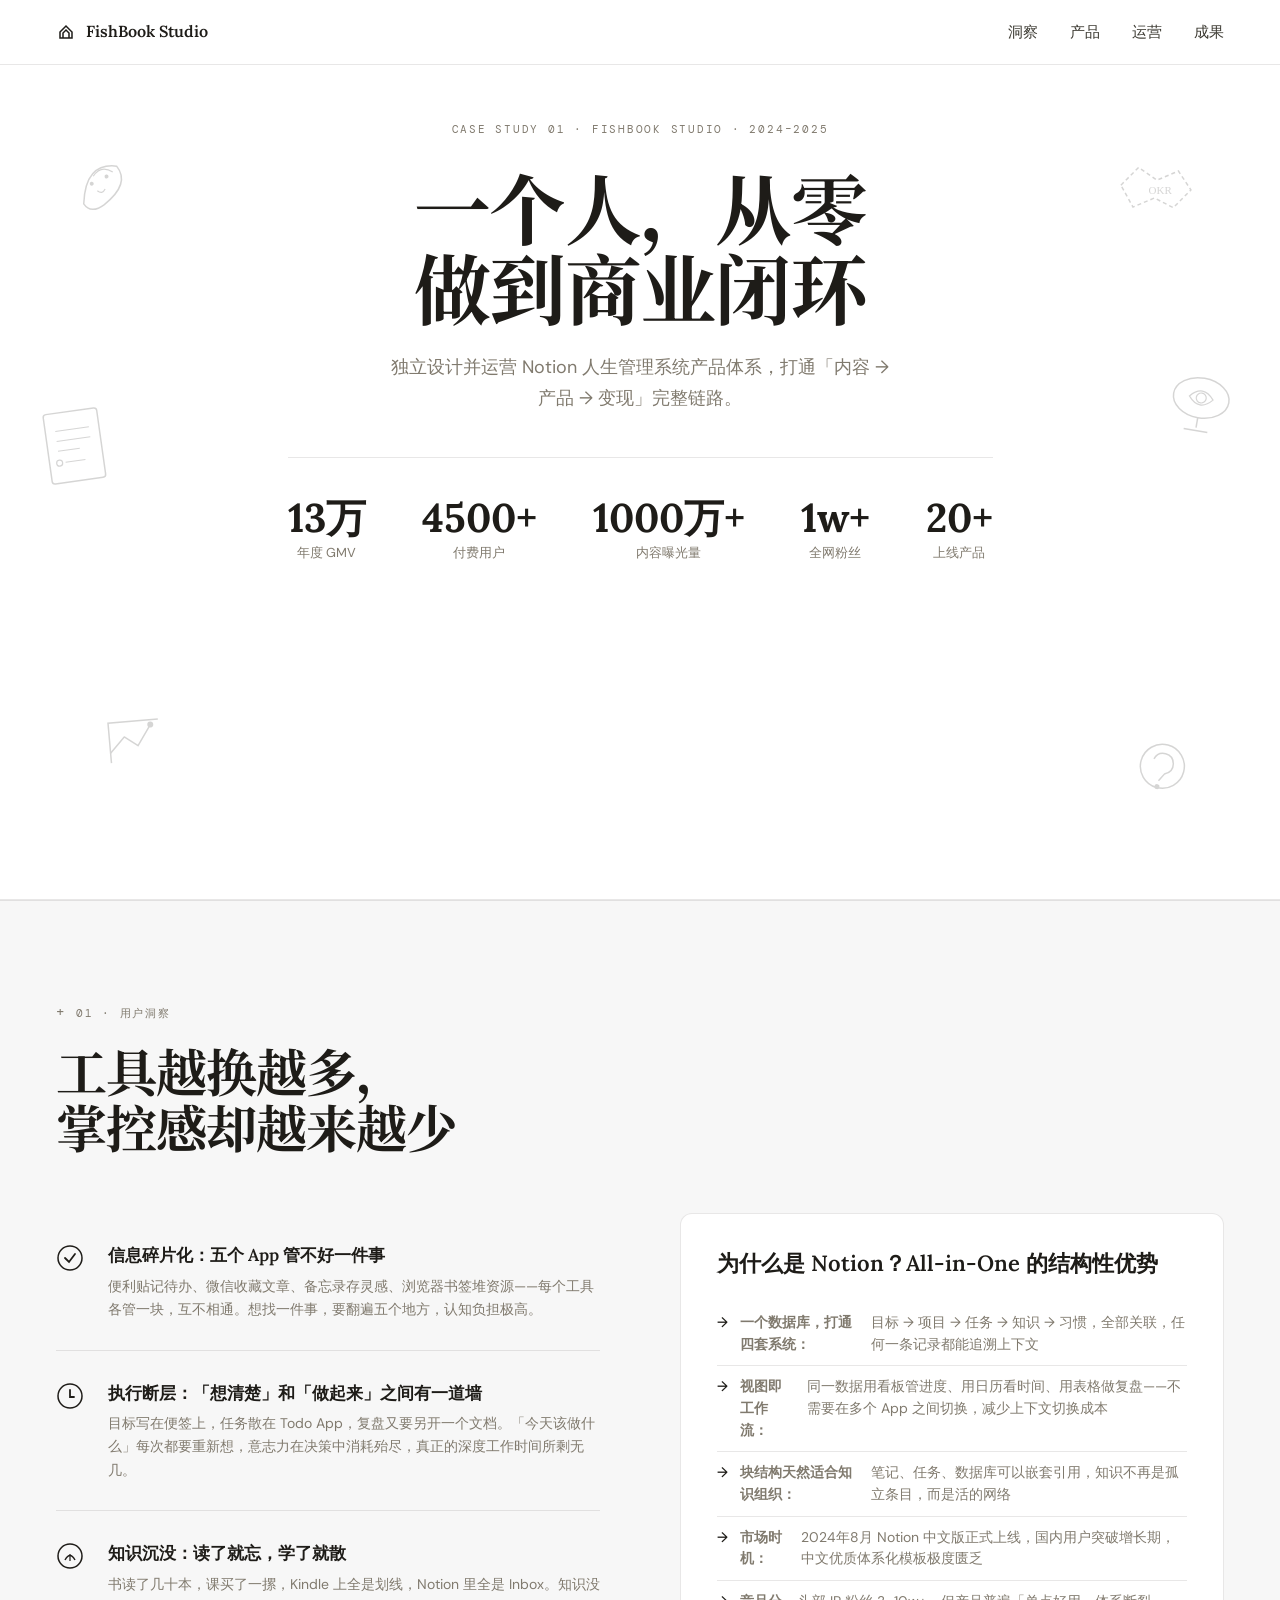
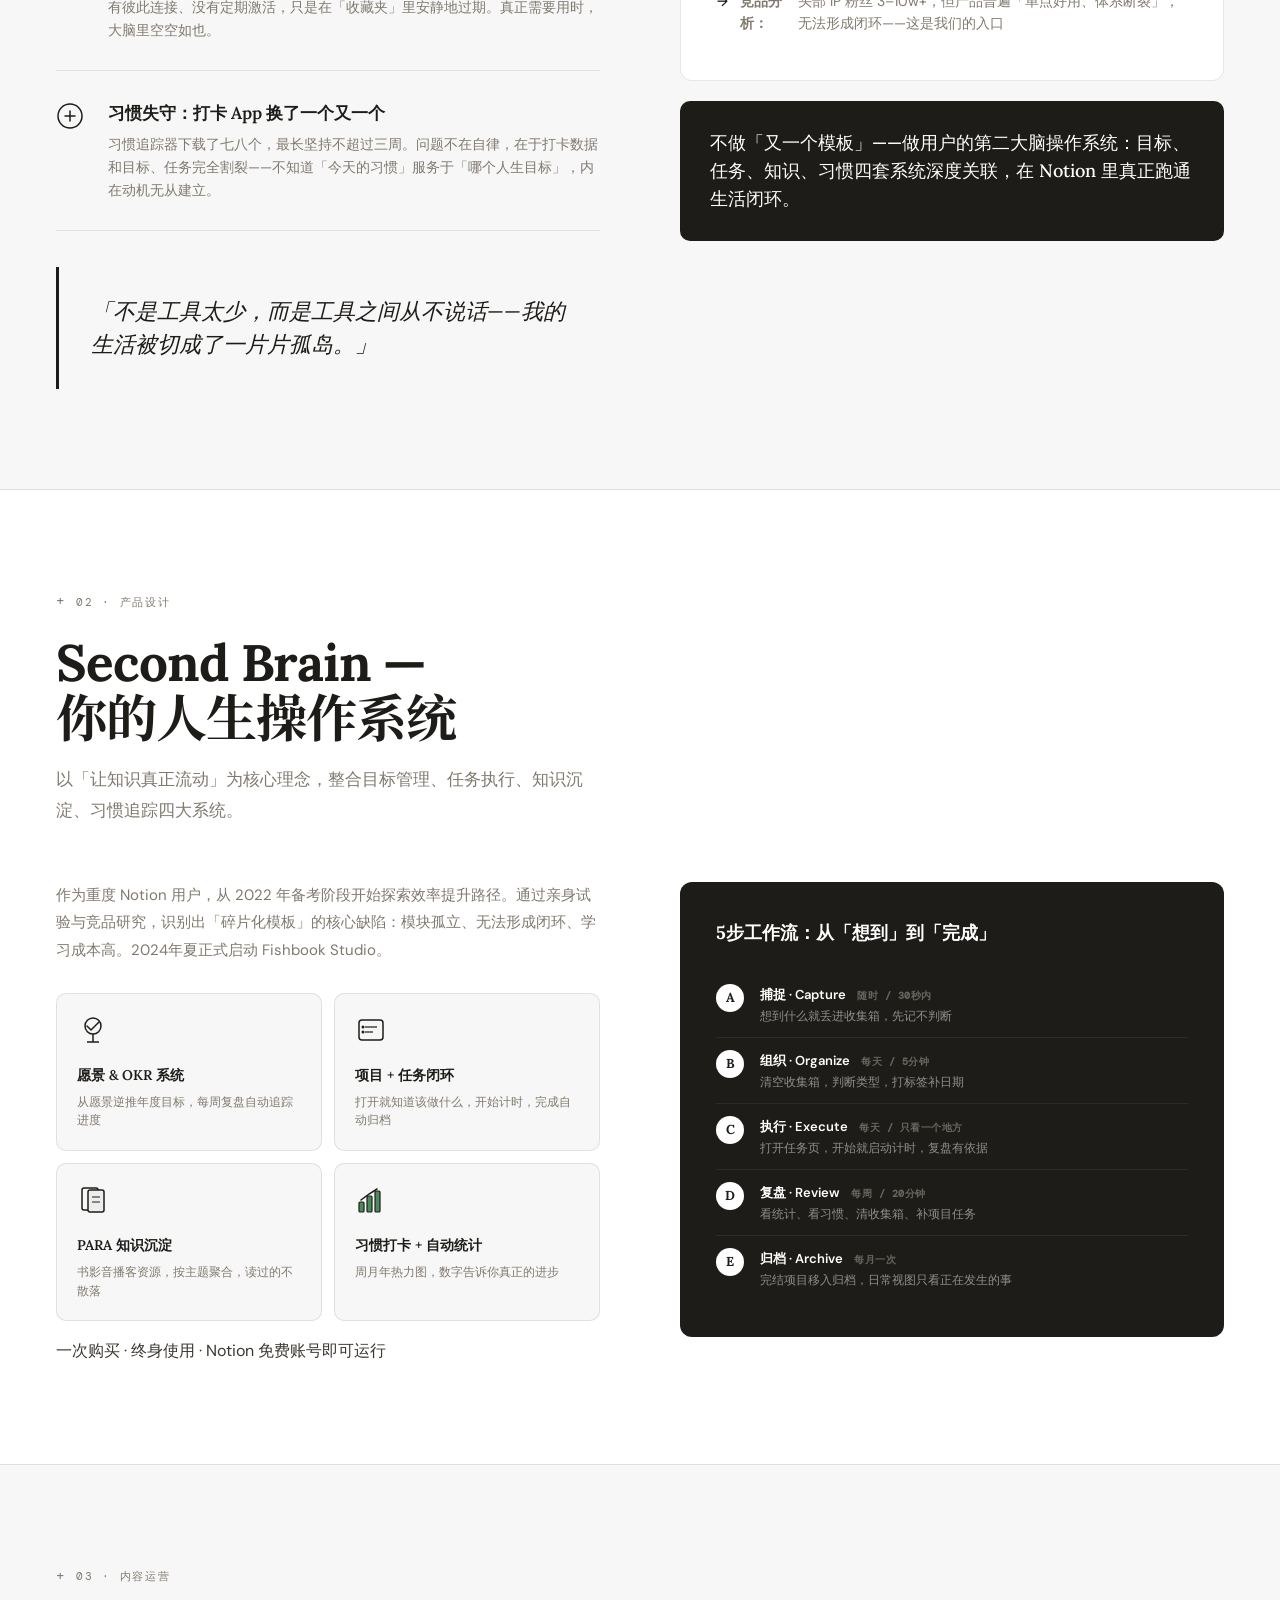
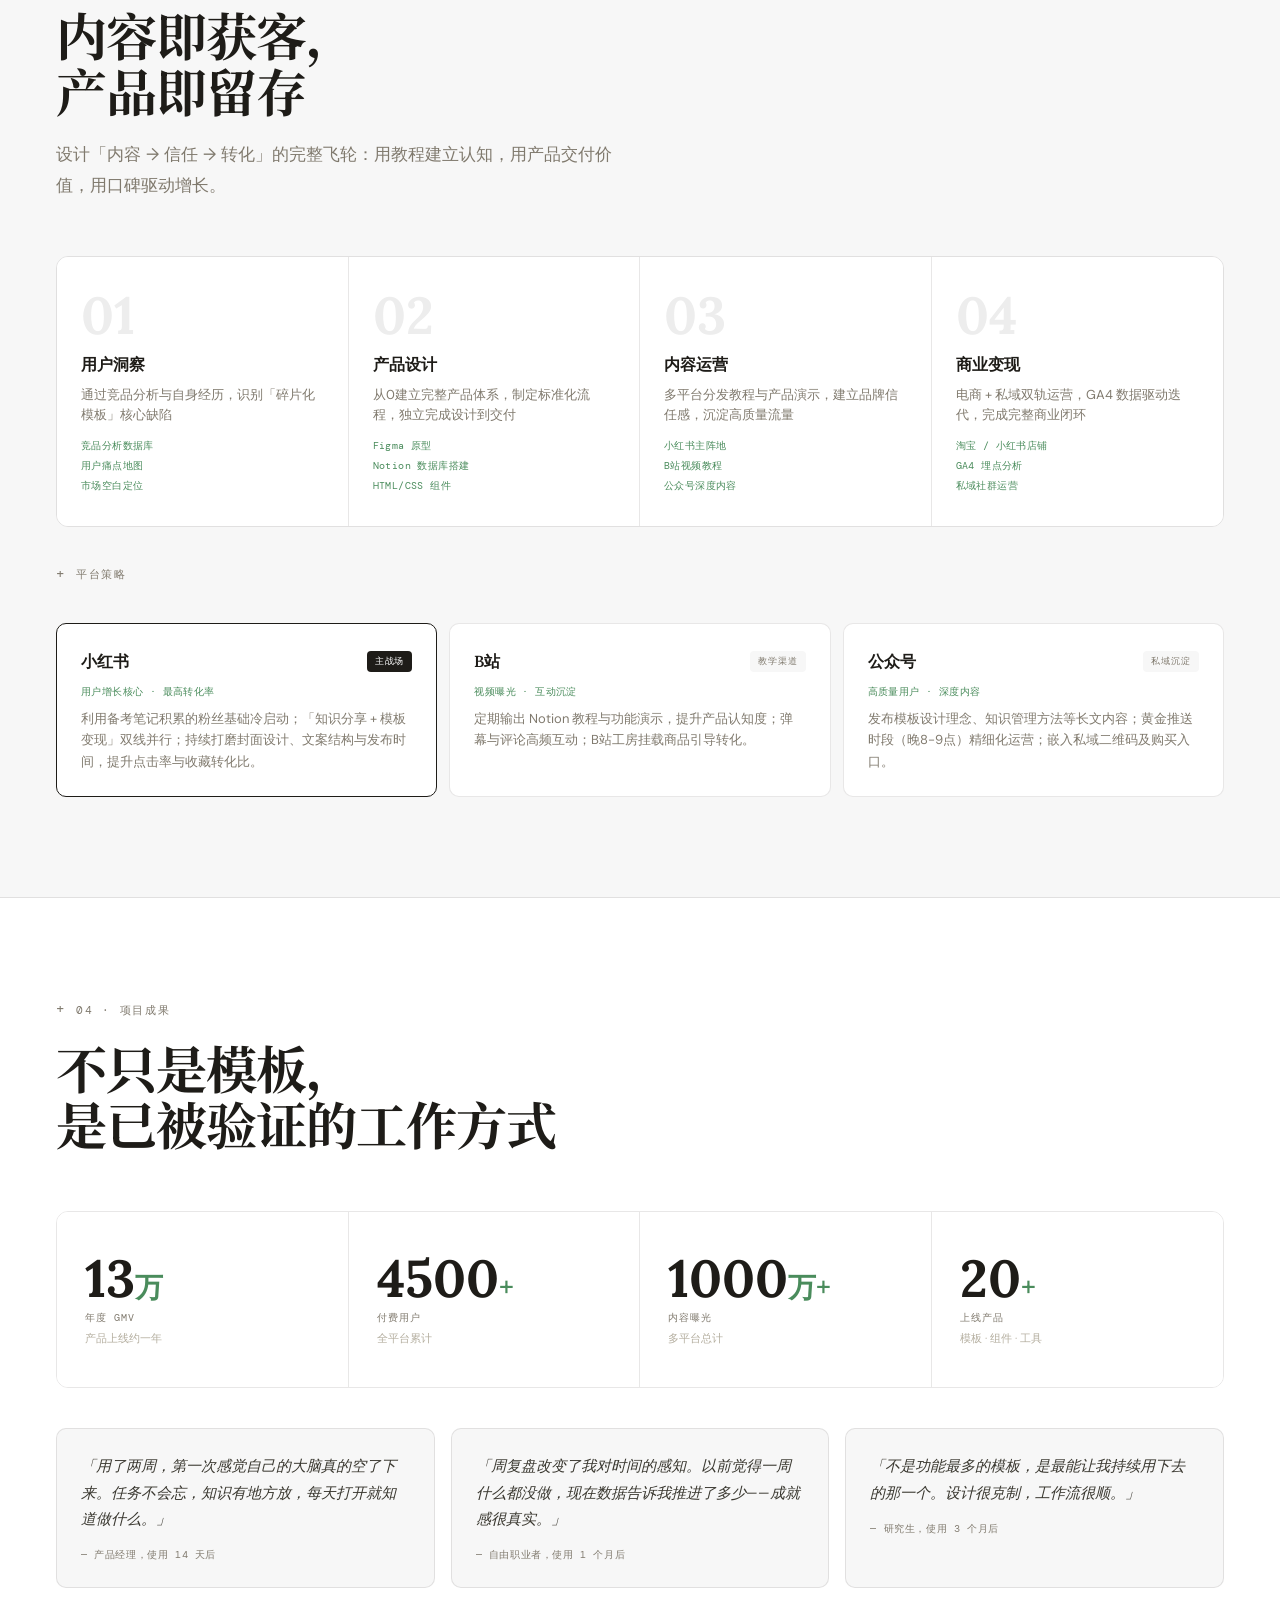
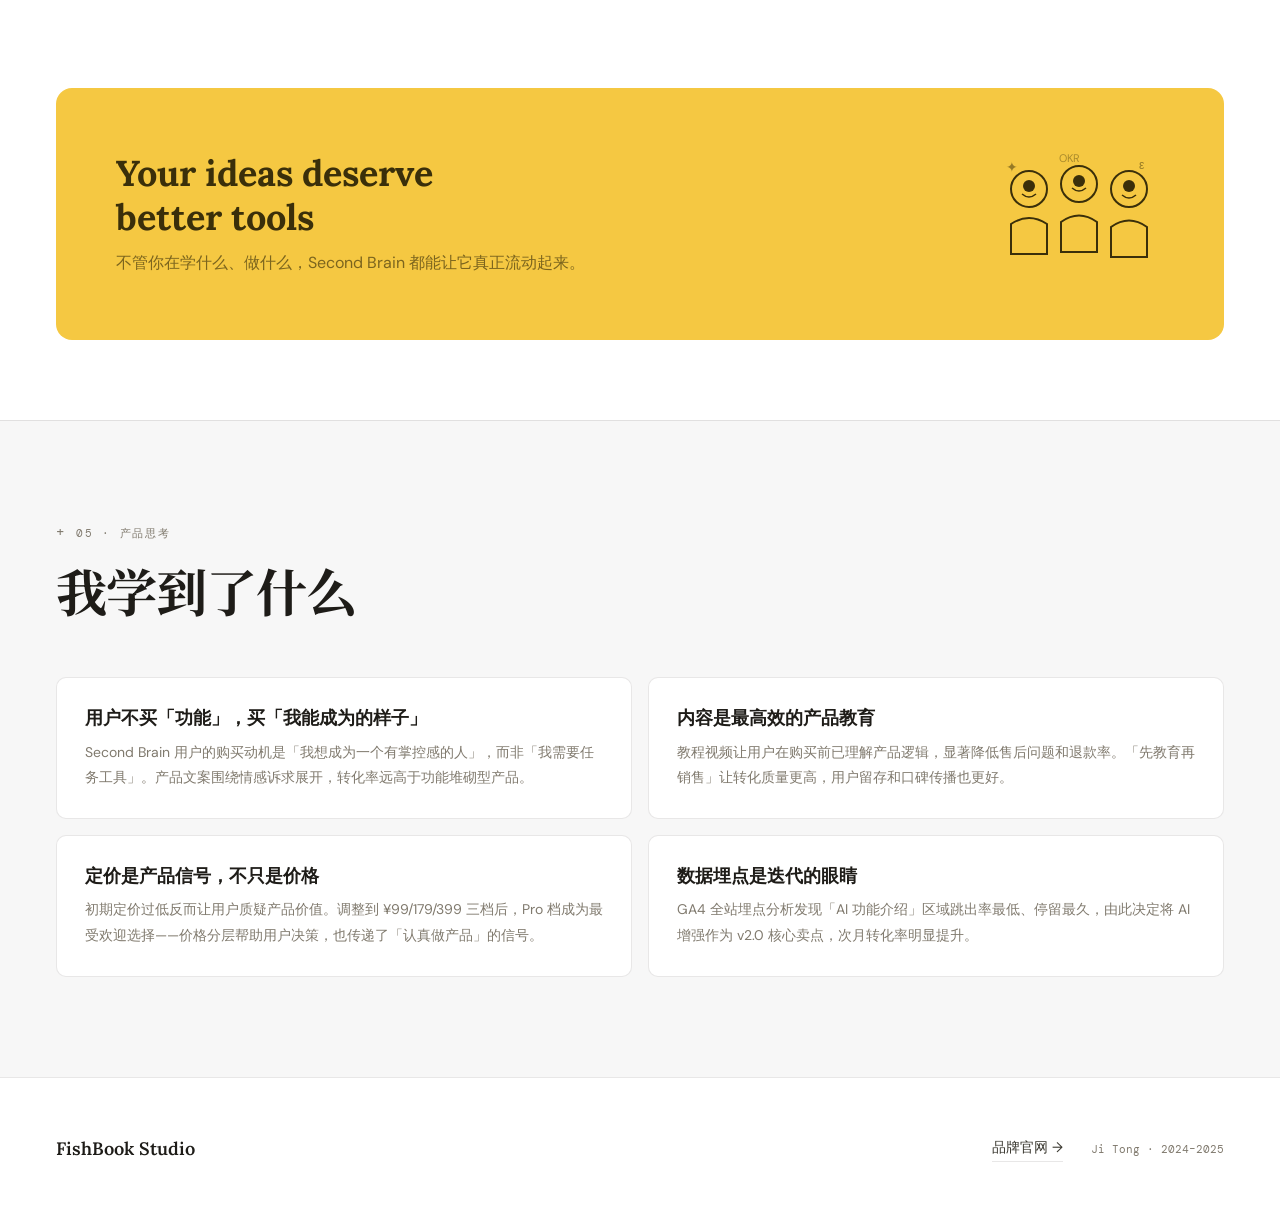
<file: fishbook-case-study.html>
<!doctype html>
<html lang="zh">
  <head>
    <meta charset="UTF-8" />
    <meta name="viewport" content="width=device-width, initial-scale=1.0" />
    <title>FishBook Studio — Case Study · Ji Tong</title>
    <link rel="preconnect" href="https://fonts.googleapis.com" />
    <link rel="preconnect" href="https://fonts.gstatic.com" crossorigin />
    <link
      href="https://fonts.googleapis.com/css2?family=Lora:ital,wght@0,400;0,500;0,600;0,700;1,400;1,600&family=DM+Sans:wght@300;400;500&family=DM+Mono:wght@400;500&family=Noto+Serif+SC:wght@400;600;700&display=swap"
      rel="stylesheet"
    />
    <style>
      *,
      *::before,
      *::after {
        box-sizing: border-box;
        margin: 0;
        padding: 0;
      }

      :root {
        --cream: #ffffff;
        --cream2: #f7f7f7;
        --cream3: #ededed;
        --ink: #1e1c18;
        --ink2: #3a3830;
        --ink3: #807a6e;
        --yellow: #f5c842;
        --yellow2: #3a2f0a;
        --green: #4a8c5c;
        --pink: #e8607a;
        --blue: #4a6fd4;
        --border: rgba(30, 28, 24, 0.1);
      }

      html {
        scroll-behavior: smooth;
      }

      body {
        background: var(--cream);
        color: var(--ink2);
        font-family: "DM Sans", sans-serif;
        font-size: 16px;
        line-height: 1.7;
        overflow-x: hidden;
      }

      /* ── NAV ── */
      nav {
        position: fixed;
        top: 0;
        left: 0;
        right: 0;
        z-index: 100;
        padding: 18px 56px;
        display: flex;
        justify-content: space-between;
        align-items: center;
        background: rgba(255, 255, 255, 0.92);
        backdrop-filter: blur(12px);
        border-bottom: 1px solid var(--border);
      }
      .nav-logo {
        font-family: "Lora", serif;
        font-size: 16px;
        font-weight: 600;
        color: var(--ink);
        display: flex;
        align-items: center;
        gap: 10px;
      }
      .nav-logo svg {
        width: 20px;
        height: 20px;
      }
      .nav-links {
        display: flex;
        gap: 32px;
        list-style: none;
      }
      .nav-links a {
        font-size: 15px;
        color: var(--ink2);
        text-decoration: none;
        transition: color 0.2s;
      }
      .nav-links a:hover {
        color: var(--ink);
      }
      .nav-cta {
        background: var(--ink);
        color: var(--cream);
        border: none;
        padding: 9px 22px;
        border-radius: 8px;
        font-size: 14px;
        cursor: pointer;
        font-family: "DM Sans", sans-serif;
      }

      /* ── HERO ── */
      .hero {
        min-height: 100vh;
        padding: 120px 56px 80px;
        display: flex;
        flex-direction: column;
        align-items: center;
        text-align: center;
        position: relative;
        overflow: hidden;
        border-bottom: 1px solid var(--border);
      }

      /* Scattered doodles */
      .doodle {
        position: absolute;
        opacity: 0.18;
        pointer-events: none;
      }
      .doodle-tl {
        top: 140px;
        left: 60px;
        transform: rotate(-12deg);
      }
      .doodle-tr {
        top: 160px;
        right: 80px;
        transform: rotate(8deg);
      }
      .doodle-bl {
        bottom: 120px;
        left: 100px;
        transform: rotate(-5deg);
      }
      .doodle-br {
        bottom: 80px;
        right: 80px;
        transform: rotate(15deg);
      }
      .doodle-ml {
        top: 50%;
        left: 40px;
        transform: translateY(-50%) rotate(-8deg);
      }
      .doodle-mr {
        top: 45%;
        right: 40px;
        transform: translateY(-50%) rotate(10deg);
      }

      .hero-eyebrow {
        font-family: "DM Mono", monospace;
        font-size: 11px;
        letter-spacing: 0.16em;
        color: var(--ink3);
        text-transform: uppercase;
        margin-bottom: 32px;
      }
      .hero-illustration {
        width: 220px;
        height: 180px;
        margin-bottom: 32px;
      }
      .hero-title {
        font-family: "Lora", "Noto Serif SC", serif;
        font-size: clamp(44px, 6vw, 88px);
        font-weight: 700;
        line-height: 1.05;
        color: var(--ink);
        max-width: 820px;
        margin-bottom: 20px;
        letter-spacing: -0.02em;
      }
      .hero-sub {
        font-size: 18px;
        color: var(--ink3);
        max-width: 520px;
        line-height: 1.7;
        margin-bottom: 44px;
      }
      .hero-btn {
        background: var(--ink);
        color: var(--cream);
        border: none;
        padding: 14px 36px;
        border-radius: 10px;
        font-size: 16px;
        cursor: pointer;
        font-family: "DM Sans", sans-serif;
        margin-bottom: 72px;
        transition:
          transform 0.2s,
          box-shadow 0.2s;
      }
      .hero-btn:hover {
        transform: translateY(-1px);
        box-shadow: 0 6px 24px rgba(30, 28, 24, 0.15);
      }

      /* Logo row like university logos */
      .hero-metrics {
        display: flex;
        gap: 56px;
        align-items: center;
        border-top: 1px solid var(--border);
        padding-top: 40px;
        flex-wrap: wrap;
        justify-content: center;
      }
      .hero-metric {
        text-align: center;
      }
      .hero-metric-num {
        font-family: "Lora", serif;
        font-size: 40px;
        font-weight: 700;
        color: var(--ink);
        line-height: 1;
        display: block;
      }
      .hero-metric-label {
        font-size: 13px;
        color: var(--ink3);
        margin-top: 4px;
        display: block;
      }

      /* ── SECTION ── */
      section {
        padding: 100px 56px;
      }

      .section-tag {
        font-family: "DM Mono", monospace;
        font-size: 11px;
        letter-spacing: 0.16em;
        color: var(--ink3);
        text-transform: uppercase;
        margin-bottom: 20px;
        display: flex;
        align-items: center;
        gap: 10px;
      }
      .section-tag::before {
        content: "+";
        color: var(--ink3);
        font-size: 14px;
      }

      .section-title {
        font-family: "Lora", "Noto Serif SC", serif;
        font-size: clamp(34px, 4vw, 60px);
        font-weight: 700;
        line-height: 1.1;
        color: var(--ink);
        margin-bottom: 18px;
        letter-spacing: -0.02em;
      }
      .section-title em {
        font-style: italic;
      }
      .section-body {
        font-size: 17px;
        color: var(--ink3);
        max-width: 560px;
        line-height: 1.8;
      }

      /* ── PAIN SECTION ── */
      .pain-section {
        background: var(--cream2);
        border-top: 1px solid var(--border);
        border-bottom: 1px solid var(--border);
        position: relative;
        overflow: hidden;
      }
      .pain-layout {
        display: grid;
        grid-template-columns: 1fr 1fr;
        gap: 80px;
        margin-top: 56px;
      }

      .pain-list {
        display: flex;
        flex-direction: column;
      }
      .pain-item {
        display: flex;
        gap: 24px;
        padding: 28px 0;
        border-bottom: 1px solid var(--border);
        align-items: flex-start;
      }
      .pain-item:last-of-type {
        border-bottom: none;
      }
      .pain-icon {
        flex-shrink: 0;
        margin-top: 3px;
      }
      .pain-content h4 {
        font-family: "Lora", serif;
        font-size: 17px;
        font-weight: 600;
        color: var(--ink);
        margin-bottom: 5px;
      }
      .pain-content p {
        font-size: 14px;
        color: var(--ink3);
        line-height: 1.65;
      }

      .quote-block {
        margin-top: 36px;
        padding: 28px 32px;
        font-family: "Lora", serif;
        font-size: 22px;
        font-style: italic;
        color: var(--ink);
        line-height: 1.5;
        border-left: 3px solid var(--ink);
      }

      /* Market card */
      .market-card {
        background: var(--cream);
        border: 1px solid var(--border);
        border-radius: 12px;
        padding: 36px;
      }
      .market-card h3 {
        font-family: "Lora", serif;
        font-size: 22px;
        font-weight: 600;
        color: var(--ink);
        margin-bottom: 24px;
        line-height: 1.25;
      }
      .market-item {
        display: flex;
        gap: 12px;
        align-items: flex-start;
        padding: 10px 0;
        border-bottom: 1px solid var(--border);
        font-size: 14px;
        color: var(--ink3);
        line-height: 1.55;
      }
      .market-item:last-child {
        border-bottom: none;
      }
      .market-item::before {
        content: "→";
        color: var(--ink);
        flex-shrink: 0;
        font-weight: 500;
      }

      .opp-banner {
        margin-top: 20px;
        background: var(--ink);
        border-radius: 10px;
        padding: 28px 30px;
      }
      .opp-banner p {
        font-family: "Lora", serif;
        font-size: 18px;
        color: var(--cream);
        line-height: 1.55;
        font-weight: 500;
      }

      /* ── PRODUCT ── */
      .product-intro {
        display: grid;
        grid-template-columns: 1fr 1fr;
        gap: 80px;
        margin-top: 56px;
        align-items: start;
      }

      .module-grid {
        display: grid;
        grid-template-columns: 1fr 1fr;
        gap: 12px;
        margin-top: 28px;
      }
      .module-card {
        background: var(--cream2);
        border: 1px solid var(--border);
        border-radius: 10px;
        padding: 20px;
        transition:
          background 0.2s,
          transform 0.2s;
      }
      .module-card:hover {
        background: var(--cream);
        transform: translateY(-2px);
      }
      .module-card h4 {
        font-family: "Lora", serif;
        font-size: 14px;
        font-weight: 600;
        color: var(--ink);
        margin-bottom: 5px;
      }
      .module-card p {
        font-size: 12px;
        color: var(--ink3);
        line-height: 1.55;
      }
      .module-illo {
        margin-bottom: 10px;
      }

      /* Workflow */
      .workflow-card {
        background: var(--ink);
        border-radius: 12px;
        padding: 36px;
      }
      .workflow-card h3 {
        font-family: "Lora", serif;
        font-size: 18px;
        color: var(--cream);
        margin-bottom: 24px;
      }
      .wf-step {
        display: flex;
        gap: 16px;
        padding: 12px 0;
        border-bottom: 1px solid rgba(255, 255, 255, 0.07);
        align-items: flex-start;
      }
      .wf-step:last-child {
        border-bottom: none;
      }
      .wf-letter {
        width: 28px;
        height: 28px;
        border-radius: 50%;
        background: var(--cream);
        display: flex;
        align-items: center;
        justify-content: center;
        font-family: "Lora", serif;
        font-size: 13px;
        font-weight: 700;
        color: var(--ink);
        flex-shrink: 0;
      }
      .wf-text h5 {
        font-size: 13px;
        font-weight: 600;
        color: var(--cream);
        margin-bottom: 2px;
      }
      .wf-time {
        font-family: "DM Mono", monospace;
        font-size: 10px;
        color: rgba(242, 237, 227, 0.35);
        letter-spacing: 0.05em;
        margin-left: 8px;
      }
      .wf-text p {
        font-size: 12px;
        color: rgba(255, 255, 255, 0.5);
        line-height: 1.4;
      }


      /* AI feature */
      .ai-box {
        margin-top: 60px;
        border: 1px solid var(--border);
        border-radius: 12px;
        overflow: hidden;
        display: grid;
        grid-template-columns: 260px 1fr;
      }
      .ai-left {
        background: var(--blue);
        padding: 40px 28px;
        display: flex;
        flex-direction: column;
        justify-content: center;
      }
      .ai-left-tag {
        font-family: "DM Mono", monospace;
        font-size: 10px;
        letter-spacing: 0.14em;
        color: rgba(255, 255, 255, 0.55);
        text-transform: uppercase;
        margin-bottom: 10px;
      }
      .ai-left h3 {
        font-family: "Lora", serif;
        font-size: 22px;
        color: #fff;
        line-height: 1.3;
      }
      .ai-right {
        padding: 36px;
        background: var(--cream);
      }
      .ai-grid {
        display: grid;
        grid-template-columns: 1fr 1fr;
        gap: 14px;
      }
      .ai-card {
        background: var(--cream2);
        border-radius: 8px;
        padding: 18px;
        border: 1px solid var(--border);
      }
      .ai-card h5 {
        font-size: 13px;
        font-weight: 600;
        color: var(--ink);
        margin-bottom: 6px;
      }
      .ai-card p {
        font-size: 12px;
        color: var(--ink3);
        line-height: 1.6;
      }

      /* ── OPERATION ── */
      .op-section {
        background: var(--cream2);
        border-top: 1px solid var(--border);
        border-bottom: 1px solid var(--border);
      }

      .flywheel {
        margin-top: 56px;
        display: grid;
        grid-template-columns: repeat(4, 1fr);
        border: 1px solid var(--border);
        border-radius: 12px;
        overflow: hidden;
      }
      .fly-step {
        padding: 32px 24px;
        border-right: 1px solid var(--border);
        background: var(--cream);
        transition: background 0.2s;
      }
      .fly-step:last-child {
        border-right: none;
      }
      .fly-step:hover {
        background: var(--cream3);
      }
      .fly-num {
        font-family: "Lora", serif;
        font-size: 52px;
        font-weight: 700;
        color: var(--cream3);
        line-height: 1;
        margin-bottom: 10px;
      }
      .fly-step h4 {
        font-family: "Lora", serif;
        font-size: 16px;
        font-weight: 600;
        color: var(--ink);
        margin-bottom: 6px;
      }
      .fly-step p {
        font-size: 13px;
        color: var(--ink3);
        line-height: 1.55;
      }
      .fly-tags {
        margin-top: 12px;
        display: flex;
        flex-direction: column;
        gap: 3px;
      }
      .fly-tags span {
        font-family: "DM Mono", monospace;
        font-size: 10px;
        color: var(--green);
        letter-spacing: 0.04em;
      }

      .platform-row {
        display: grid;
        grid-template-columns: repeat(3, 1fr);
        gap: 12px;
        margin-top: 36px;
      }
      .plat-card {
        background: var(--cream);
        border: 1px solid var(--border);
        border-radius: 10px;
        padding: 24px;
        transition: box-shadow 0.2s;
      }
      .plat-card:hover {
        box-shadow: 0 6px 20px rgba(30, 28, 24, 0.07);
      }
      .plat-card.star {
        border-color: var(--ink);
      }
      .plat-head {
        display: flex;
        justify-content: space-between;
        align-items: center;
        margin-bottom: 8px;
      }
      .plat-name {
        font-family: "Lora", serif;
        font-size: 16px;
        font-weight: 600;
        color: var(--ink);
      }
      .plat-badge {
        font-family: "DM Mono", monospace;
        font-size: 9px;
        letter-spacing: 0.1em;
        padding: 3px 8px;
        border-radius: 4px;
        text-transform: uppercase;
      }
      .badge-main {
        background: var(--ink);
        color: var(--cream);
      }
      .badge-sec {
        background: var(--cream2);
        color: var(--ink3);
      }
      .plat-role {
        font-family: "DM Mono", monospace;
        font-size: 10px;
        color: var(--green);
        letter-spacing: 0.04em;
        margin-bottom: 8px;
      }
      .plat-card p {
        font-size: 13px;
        color: var(--ink3);
        line-height: 1.65;
      }

      /* ── RESULTS ── */
      .results-grid {
        display: grid;
        grid-template-columns: repeat(4, 1fr);
        border: 1px solid var(--border);
        border-radius: 12px;
        overflow: hidden;
        margin-top: 56px;
        margin-bottom: 40px;
      }
      .res-card {
        padding: 40px 28px;
        border-right: 1px solid var(--border);
        background: var(--cream);
        transition: background 0.2s;
      }
      .res-card:last-child {
        border-right: none;
      }
      .res-card:hover {
        background: var(--cream2);
      }
      .res-num {
        font-family: "Lora", serif;
        font-size: 52px;
        font-weight: 700;
        color: var(--ink);
        line-height: 1;
        margin-bottom: 5px;
      }
      .res-num small {
        font-size: 28px;
        color: var(--green);
      }
      .res-label {
        font-family: "DM Mono", monospace;
        font-size: 10px;
        letter-spacing: 0.1em;
        color: var(--ink3);
        text-transform: uppercase;
      }
      .res-sub {
        font-size: 11px;
        color: var(--border);
        margin-top: 3px;
        color: #b4ae9f;
      }

      /* Yellow CTA strip (like Opennote) */
      .cta-strip {
        background: var(--yellow);
        border-radius: 16px;
        padding: 56px 60px;
        display: grid;
        grid-template-columns: 1fr auto;
        gap: 40px;
        align-items: center;
        margin: 0 56px 80px;
      }
      .cta-left h2 {
        font-family: "Lora", serif;
        font-size: 36px;
        font-weight: 700;
        color: var(--yellow2);
        line-height: 1.2;
        margin-bottom: 10px;
      }
      .cta-left p {
        font-size: 16px;
        color: rgba(58, 47, 10, 0.65);
      }
      .cta-illo {
        width: 180px;
      }

      /* Testimonials */
      .testi-grid {
        display: grid;
        grid-template-columns: repeat(3, 1fr);
        gap: 16px;
      }
      .testi-card {
        background: var(--cream2);
        border: 1px solid var(--border);
        border-radius: 10px;
        padding: 24px;
        transition: background 0.2s;
      }
      .testi-card:hover {
        background: var(--cream3);
      }
      .testi-card p {
        font-family: "Lora", serif;
        font-size: 15px;
        font-style: italic;
        color: var(--ink2);
        line-height: 1.75;
        margin-bottom: 14px;
      }
      .testi-meta {
        font-family: "DM Mono", monospace;
        font-size: 10px;
        letter-spacing: 0.06em;
        color: var(--ink3);
      }

      /* ── REFLECTION ── */
      .ref-section {
        background: var(--cream2);
        border-top: 1px solid var(--border);
      }
      .ref-grid {
        display: grid;
        grid-template-columns: 1fr 1fr;
        gap: 16px;
        margin-top: 56px;
      }
      .ref-card {
        background: var(--cream);
        border: 1px solid var(--border);
        border-radius: 10px;
        padding: 28px;
      }
      .ref-card h4 {
        font-family: "Lora", serif;
        font-size: 18px;
        font-weight: 600;
        color: var(--ink);
        margin-bottom: 10px;
        line-height: 1.3;
      }
      .ref-card p {
        font-size: 14px;
        color: var(--ink3);
        line-height: 1.8;
      }

      /* ── FOOTER ── */
      footer {
        padding: 56px;
        border-top: 1px solid var(--border);
        background: var(--cream);
        display: flex;
        justify-content: space-between;
        align-items: center;
      }
      .foot-logo {
        font-family: "Lora", serif;
        font-size: 18px;
        font-weight: 600;
        color: var(--ink);
      }
      .foot-link {
        font-size: 14px;
        color: var(--ink2);
        text-decoration: none;
        border-bottom: 1px solid var(--border);
        padding-bottom: 1px;
        transition: border-color 0.2s;
      }
      .foot-link:hover {
        border-color: var(--ink);
      }
      .foot-meta {
        font-family: "DM Mono", monospace;
        font-size: 11px;
        color: var(--ink3);
      }

      /* ── FADE ── */
      .fade-up {
        opacity: 0;
        transform: translateY(20px);
        transition:
          opacity 0.7s ease,
          transform 0.7s ease;
      }
      .fade-up.visible {
        opacity: 1;
        transform: translateY(0);
      }

      ::-webkit-scrollbar {
        width: 4px;
      }
      ::-webkit-scrollbar-track {
        background: var(--cream);
      }
      ::-webkit-scrollbar-thumb {
        background: var(--border);
        border-radius: 2px;
      }

      @media (max-width: 900px) {
        nav {
          padding: 16px 24px;
        }
        .nav-links {
          display: none;
        }
        section {
          padding: 72px 24px;
        }
        .hero {
          padding: 100px 24px 64px;
        }
        .pain-layout,
        .product-intro,
        .ref-grid {
          grid-template-columns: 1fr;
          gap: 32px;
        }
        .results-grid,
        .flywheel {
          grid-template-columns: 1fr 1fr;
        }
        .testi-grid,
        .platform-row {
          grid-template-columns: 1fr;
        }
        .ai-box {
          grid-template-columns: 1fr;
        }
        .cta-strip {
          grid-template-columns: 1fr;
          margin: 0 24px 60px;
        }
        footer {
          flex-direction: column;
          gap: 16px;
          text-align: center;
        }
      }
    </style>
  </head>
  <body>
    <!-- NAV -->
    <nav>
      <div class="nav-logo">
        <svg viewBox="0 0 20 20" fill="none">
          <path
            d="M4 10 L10 4 L16 10 L16 16 L4 16 Z"
            stroke="#1e1c18"
            stroke-width="1.5"
            fill="none"
          />
          <path
            d="M7 16 L7 11 L10 8 L13 11 L13 16"
            stroke="#1e1c18"
            stroke-width="1.5"
            fill="none"
          />
        </svg>
        FishBook Studio
      </div>
      <ul class="nav-links">
        <li><a href="#pain">洞察</a></li>
        <li><a href="#product">产品</a></li>
        <li><a href="#operation">运营</a></li>
        <li><a href="#results">成果</a></li>
      </ul>
    </nav>

    <!-- HERO -->
    <section class="hero">
      <!-- Scattered doodles -->
      <div class="doodle doodle-tl">
        <svg width="80" height="80" viewBox="0 0 80 80" fill="none">
          <path
            d="M20 60 Q30 20 60 30 Q70 50 40 65 Q25 72 20 60Z"
            stroke="#1e1c18"
            stroke-width="1.5"
            fill="none"
          />
          <path
            d="M35 35 Q45 25 55 35"
            stroke="#1e1c18"
            stroke-width="1.2"
            fill="none"
          />
          <circle cx="32" cy="42" r="2" fill="#1e1c18" />
          <circle cx="48" cy="38" r="2" fill="#1e1c18" />
          <path
            d="M36 50 Q40 55 44 50"
            stroke="#1e1c18"
            stroke-width="1.2"
            fill="none"
          />
        </svg>
      </div>
      <div class="doodle doodle-tr">
        <svg width="90" height="60" viewBox="0 0 90 60" fill="none">
          <path
            d="M10 30 L25 10 L45 20 L65 8 L80 25 L65 45 L45 38 L25 50 Z"
            stroke="#1e1c18"
            stroke-width="1.5"
            fill="none"
            stroke-dasharray="4,3"
          />
          <text
            x="38"
            y="34"
            font-size="11"
            fill="#1e1c18"
            font-family="serif"
            transform="rotate(-8,45,30)"
          >
            OKR
          </text>
        </svg>
      </div>
      <div class="doodle doodle-ml">
        <svg width="70" height="90" viewBox="0 0 70 90" fill="none">
          <rect
            x="8"
            y="10"
            width="54"
            height="70"
            rx="3"
            stroke="#1e1c18"
            stroke-width="1.5"
            fill="none"
          />
          <line
            x1="18"
            y1="28"
            x2="52"
            y2="28"
            stroke="#1e1c18"
            stroke-width="1"
          />
          <line
            x1="18"
            y1="38"
            x2="52"
            y2="38"
            stroke="#1e1c18"
            stroke-width="1"
          />
          <line
            x1="18"
            y1="48"
            x2="40"
            y2="48"
            stroke="#1e1c18"
            stroke-width="1"
          />
          <circle
            cx="18"
            cy="60"
            r="3"
            stroke="#1e1c18"
            stroke-width="1.2"
            fill="none"
          />
          <line
            x1="24"
            y1="60"
            x2="44"
            y2="60"
            stroke="#1e1c18"
            stroke-width="1"
          />
        </svg>
      </div>
      <div class="doodle doodle-mr">
        <svg width="80" height="70" viewBox="0 0 80 70" fill="none">
          <ellipse
            cx="40"
            cy="32"
            rx="28"
            ry="20"
            stroke="#1e1c18"
            stroke-width="1.5"
            fill="none"
          />
          <path
            d="M28 32 Q40 18 52 32 Q40 46 28 32Z"
            stroke="#1e1c18"
            stroke-width="1.2"
            fill="none"
          />
          <circle
            cx="40"
            cy="32"
            r="5"
            stroke="#1e1c18"
            stroke-width="1.2"
            fill="none"
          />
          <line
            x1="40"
            y1="52"
            x2="40"
            y2="62"
            stroke="#1e1c18"
            stroke-width="1.5"
          />
          <line
            x1="28"
            y1="65"
            x2="52"
            y2="65"
            stroke="#1e1c18"
            stroke-width="1.5"
          />
        </svg>
      </div>
      <div class="doodle doodle-bl">
        <svg width="70" height="60" viewBox="0 0 70 60" fill="none">
          <path
            d="M10 50 L10 10 L60 10"
            stroke="#1e1c18"
            stroke-width="1.5"
            fill="none"
          />
          <path
            d="M10 40 L25 25 L38 35 L52 15"
            stroke="#1e1c18"
            stroke-width="1.5"
            fill="none"
            stroke-linejoin="round"
          />
          <circle cx="52" cy="15" r="3" fill="#1e1c18" />
        </svg>
      </div>
      <div class="doodle doodle-br">
        <svg width="80" height="80" viewBox="0 0 80 80" fill="none">
          <circle
            cx="40"
            cy="35"
            r="22"
            stroke="#1e1c18"
            stroke-width="1.5"
            fill="none"
          />
          <path
            d="M30 30 Q32 22 40 22 Q48 22 50 30 Q52 38 44 42 L40 50"
            stroke="#1e1c18"
            stroke-width="1.5"
            fill="none"
          />
          <circle cx="40" cy="56" r="2.5" fill="#1e1c18" />
        </svg>
      </div>

      <div class="hero-eyebrow">
        Case Study 01 · FishBook Studio · 2024–2025
      </div>
      <h1 class="hero-title">一个人，从零<br />做到商业闭环</h1>
      <p class="hero-sub">
        独立设计并运营 Notion 人生管理系统产品体系，打通「内容 → 产品 →
        变现」完整链路。
      </p>
      <div class="hero-metrics">
        <div class="hero-metric">
          <span class="hero-metric-num">13万</span>
          <span class="hero-metric-label">年度 GMV</span>
        </div>
        <div class="hero-metric">
          <span class="hero-metric-num">4500+</span>
          <span class="hero-metric-label">付费用户</span>
        </div>
        <div class="hero-metric">
          <span class="hero-metric-num">1000万+</span>
          <span class="hero-metric-label">内容曝光量</span>
        </div>
        <div class="hero-metric">
          <span class="hero-metric-num">1w+</span>
          <span class="hero-metric-label">全网粉丝</span>
        </div>
        <div class="hero-metric">
          <span class="hero-metric-num">20+</span>
          <span class="hero-metric-label">上线产品</span>
        </div>
      </div>
    </section>

    <!-- PAIN -->
    <section class="pain-section" id="pain">
      <div class="section-tag">01 · 用户洞察</div>
      <h2 class="section-title">工具越换越多，<br />掌控感却越来越少</h2>

      <div class="pain-layout">
        <div>
          <div class="pain-item fade-up">
            <div class="pain-icon">
              <svg width="28" height="28" viewBox="0 0 28 28" fill="none">
                <circle cx="14" cy="14" r="12" stroke="#1e1c18" stroke-width="1.5" fill="none"/>
                <path d="M9 14 L13 18 L19 10" stroke="#1e1c18" stroke-width="1.8" fill="none" stroke-linecap="round"/>
              </svg>
            </div>
            <div class="pain-content">
              <h4>信息碎片化：五个 App 管不好一件事</h4>
              <p>便利贴记待办、微信收藏文章、备忘录存灵感、浏览器书签堆资源——每个工具各管一块，互不相通。想找一件事，要翻遍五个地方，认知负担极高。</p>
            </div>
          </div>
          <div class="pain-item fade-up">
            <div class="pain-icon">
              <svg width="28" height="28" viewBox="0 0 28 28" fill="none">
                <circle cx="14" cy="14" r="12" stroke="#1e1c18" stroke-width="1.5" fill="none"/>
                <path d="M14 8 L14 15 L18 15" stroke="#1e1c18" stroke-width="1.8" fill="none" stroke-linecap="round"/>
              </svg>
            </div>
            <div class="pain-content">
              <h4>执行断层：「想清楚」和「做起来」之间有一道墙</h4>
              <p>目标写在便签上，任务散在 Todo App，复盘又要另开一个文档。「今天该做什么」每次都要重新想，意志力在决策中消耗殆尽，真正的深度工作时间所剩无几。</p>
            </div>
          </div>
          <div class="pain-item fade-up">
            <div class="pain-icon">
              <svg width="28" height="28" viewBox="0 0 28 28" fill="none">
                <circle cx="14" cy="14" r="12" stroke="#1e1c18" stroke-width="1.5" fill="none"/>
                <path d="M9 18 Q14 9 19 18" stroke="#1e1c18" stroke-width="1.5" fill="none"/>
                <line x1="14" y1="12" x2="14" y2="19" stroke="#1e1c18" stroke-width="1.2"/>
              </svg>
            </div>
            <div class="pain-content">
              <h4>知识沉没：读了就忘，学了就散</h4>
              <p>书读了几十本，课买了一摞，Kindle 上全是划线，Notion 里全是 Inbox。知识没有彼此连接、没有定期激活，只是在「收藏夹」里安静地过期。真正需要用时，大脑里空空如也。</p>
            </div>
          </div>
          <div class="pain-item fade-up">
            <div class="pain-icon">
              <svg width="28" height="28" viewBox="0 0 28 28" fill="none">
                <circle cx="14" cy="14" r="12" stroke="#1e1c18" stroke-width="1.5" fill="none"/>
                <line x1="9" y1="14" x2="19" y2="14" stroke="#1e1c18" stroke-width="1.5" stroke-linecap="round"/>
                <line x1="14" y1="9" x2="14" y2="19" stroke="#1e1c18" stroke-width="1.5" stroke-linecap="round"/>
              </svg>
            </div>
            <div class="pain-content">
              <h4>习惯失守：打卡 App 换了一个又一个</h4>
              <p>习惯追踪器下载了七八个，最长坚持不超过三周。问题不在自律，在于打卡数据和目标、任务完全割裂——不知道「今天的习惯」服务于「哪个人生目标」，内在动机无从建立。</p>
            </div>
          </div>
          <div class="quote-block fade-up">
            「不是工具太少，而是工具之间从不说话——我的生活被切成了一片片孤岛。」
          </div>
        </div>

        <div class="fade-up">
          <div class="market-card">
            <h3>为什么是 Notion？All-in-One 的结构性优势</h3>
            <div class="market-item">
              <strong>一个数据库，打通四套系统：</strong>目标 → 项目 → 任务 → 知识 → 习惯，全部关联，任何一条记录都能追溯上下文
            </div>
            <div class="market-item">
              <strong>视图即工作流：</strong>同一数据用看板管进度、用日历看时间、用表格做复盘——不需要在多个 App 之间切换，减少上下文切换成本
            </div>
            <div class="market-item">
              <strong>块结构天然适合知识组织：</strong>笔记、任务、数据库可以嵌套引用，知识不再是孤立条目，而是活的网络
            </div>
            <div class="market-item">
              <strong>市场时机：</strong>2024年8月 Notion 中文版正式上线，国内用户突破增长期，中文优质体系化模板极度匮乏
            </div>
            <div class="market-item">
              <strong>竞品分析：</strong>头部 IP 粉丝 3–10w+，但产品普遍「单点好用、体系断裂」，无法形成闭环——这是我们的入口
            </div>
          </div>
          <div class="opp-banner">
            <p>
              不做「又一个模板」——做用户的第二大脑操作系统：目标、任务、知识、习惯四套系统深度关联，在 Notion 里真正跑通生活闭环。
            </p>
          </div>
        </div>
      </div>
    </section>

    <!-- PRODUCT -->
    <section id="product">
      <div class="section-tag">02 · 产品设计</div>
      <h2 class="section-title">Second Brain —<br />你的人生操作系统</h2>
      <p class="section-body">
        以「让知识真正流动」为核心理念，整合目标管理、任务执行、知识沉淀、习惯追踪四大系统。
      </p>

      <div class="product-intro">
        <div>
          <p
            style="
              font-size: 15px;
              color: var(--ink3);
              line-height: 1.85;
              margin-bottom: 28px;
            "
          >
            作为重度 Notion 用户，从 2022
            年备考阶段开始探索效率提升路径。通过亲身试验与竞品研究，识别出「碎片化模板」的核心缺陷：模块孤立、无法形成闭环、学习成本高。2024年夏正式启动
            Fishbook Studio。
          </p>
          <div class="module-grid">
            <div class="module-card fade-up">
              <div class="module-illo">
                <svg width="32" height="32" viewBox="0 0 32 32" fill="none">
                  <circle
                    cx="16"
                    cy="12"
                    r="8"
                    stroke="#1e1c18"
                    stroke-width="1.5"
                    fill="none"
                  />
                  <path
                    d="M10 12 L14 16 L22 8"
                    stroke="#1e1c18"
                    stroke-width="1.5"
                    fill="none"
                    stroke-linecap="round"
                  />
                  <line
                    x1="16"
                    y1="20"
                    x2="16"
                    y2="28"
                    stroke="#1e1c18"
                    stroke-width="1.5"
                  />
                  <line
                    x1="10"
                    y1="28"
                    x2="22"
                    y2="28"
                    stroke="#1e1c18"
                    stroke-width="1.5"
                  />
                </svg>
              </div>
              <h4>愿景 & OKR 系统</h4>
              <p>从愿景逆推年度目标，每周复盘自动追踪进度</p>
            </div>
            <div class="module-card fade-up">
              <div class="module-illo">
                <svg width="32" height="32" viewBox="0 0 32 32" fill="none">
                  <rect
                    x="4"
                    y="6"
                    width="24"
                    height="20"
                    rx="3"
                    stroke="#1e1c18"
                    stroke-width="1.5"
                    fill="none"
                  />
                  <line
                    x1="10"
                    y1="13"
                    x2="22"
                    y2="13"
                    stroke="#1e1c18"
                    stroke-width="1.2"
                  />
                  <line
                    x1="10"
                    y1="18"
                    x2="18"
                    y2="18"
                    stroke="#1e1c18"
                    stroke-width="1.2"
                  />
                  <circle cx="8" cy="13" r="1.5" fill="#1e1c18" />
                  <circle cx="8" cy="18" r="1.5" fill="#1e1c18" />
                </svg>
              </div>
              <h4>项目 + 任务闭环</h4>
              <p>打开就知道该做什么，开始计时，完成自动归档</p>
            </div>
            <div class="module-card fade-up">
              <div class="module-illo">
                <svg width="32" height="32" viewBox="0 0 32 32" fill="none">
                  <rect
                    x="5"
                    y="4"
                    width="16"
                    height="22"
                    rx="2"
                    stroke="#1e1c18"
                    stroke-width="1.5"
                    fill="none"
                  />
                  <rect
                    x="11"
                    y="6"
                    width="16"
                    height="22"
                    rx="2"
                    fill="#ededed"
                    stroke="#1e1c18"
                    stroke-width="1.5"
                  />
                  <line
                    x1="15"
                    y1="13"
                    x2="23"
                    y2="13"
                    stroke="#1e1c18"
                    stroke-width="1"
                  />
                  <line
                    x1="15"
                    y1="18"
                    x2="23"
                    y2="18"
                    stroke="#1e1c18"
                    stroke-width="1"
                  />
                </svg>
              </div>
              <h4>PARA 知识沉淀</h4>
              <p>书影音播客资源，按主题聚合，读过的不散落</p>
            </div>
            <div class="module-card fade-up">
              <div class="module-illo">
                <svg width="32" height="32" viewBox="0 0 32 32" fill="none">
                  <rect
                    x="4"
                    y="18"
                    width="5"
                    height="10"
                    rx="1"
                    fill="#4a8c5c"
                    stroke="#1e1c18"
                    stroke-width="1.2"
                  />
                  <rect
                    x="12"
                    y="12"
                    width="5"
                    height="16"
                    rx="1"
                    fill="#4a8c5c"
                    stroke="#1e1c18"
                    stroke-width="1.2"
                  />
                  <rect
                    x="20"
                    y="7"
                    width="5"
                    height="21"
                    rx="1"
                    fill="#4a8c5c"
                    stroke="#1e1c18"
                    stroke-width="1.2"
                  />
                  <path
                    d="M6 16 L14 10 L22 5"
                    stroke="#1e1c18"
                    stroke-width="1.5"
                    fill="none"
                    stroke-linecap="round"
                  />
                </svg>
              </div>
              <h4>习惯打卡 + 自动统计</h4>
              <p>周月年热力图，数字告诉你真正的进步</p>
            </div>
          </div>
        </div>
        <div>
          <div class="workflow-card">
            <h3>5步工作流：从「想到」到「完成」</h3>
            <div class="wf-step">
              <div class="wf-letter">A</div>
              <div class="wf-text">
                <h5>
                  捕捉 · Capture <span class="wf-time">随时 / 30秒内</span>
                </h5>
                <p>想到什么就丢进收集箱，先记不判断</p>
              </div>
            </div>
            <div class="wf-step">
              <div class="wf-letter">B</div>
              <div class="wf-text">
                <h5>
                  组织 · Organize <span class="wf-time">每天 / 5分钟</span>
                </h5>
                <p>清空收集箱，判断类型，打标签补日期</p>
              </div>
            </div>
            <div class="wf-step">
              <div class="wf-letter">C</div>
              <div class="wf-text">
                <h5>
                  执行 · Execute
                  <span class="wf-time">每天 / 只看一个地方</span>
                </h5>
                <p>打开任务页，开始就启动计时，复盘有依据</p>
              </div>
            </div>
            <div class="wf-step">
              <div class="wf-letter">D</div>
              <div class="wf-text">
                <h5>
                  复盘 · Review <span class="wf-time">每周 / 20分钟</span>
                </h5>
                <p>看统计、看习惯、清收集箱、补项目任务</p>
              </div>
            </div>
            <div class="wf-step">
              <div class="wf-letter">E</div>
              <div class="wf-text">
                <h5>归档 · Archive <span class="wf-time">每月一次</span></h5>
                <p>完结项目移入归档，日常视图只看正在发生的事</p>
              </div>
            </div>
          </div>
          </div>
        </div>
            <div class="price-note">
              一次购买 · 终身使用 · Notion 免费账号即可运行
            </div>
          </div>
        </div>
      </div>
        </div>
      </div>
    </section>

    <!-- OPERATION -->
    <section class="op-section" id="operation">
      <div class="section-tag">03 · 内容运营</div>
      <h2 class="section-title">内容即获客，<br />产品即留存</h2>
      <p class="section-body">
        设计「内容 → 信任 →
        转化」的完整飞轮：用教程建立认知，用产品交付价值，用口碑驱动增长。
      </p>

      <div class="flywheel fade-up">
        <div class="fly-step">
          <div class="fly-num">01</div>
          <h4>用户洞察</h4>
          <p>通过竞品分析与自身经历，识别「碎片化模板」核心缺陷</p>
          <div class="fly-tags">
            <span>竞品分析数据库</span>
            <span>用户痛点地图</span>
            <span>市场空白定位</span>
          </div>
        </div>
        <div class="fly-step">
          <div class="fly-num">02</div>
          <h4>产品设计</h4>
          <p>从0建立完整产品体系，制定标准化流程，独立完成设计到交付</p>
          <div class="fly-tags">
            <span>Figma 原型</span>
            <span>Notion 数据库搭建</span>
            <span>HTML/CSS 组件</span>
          </div>
        </div>
        <div class="fly-step">
          <div class="fly-num">03</div>
          <h4>内容运营</h4>
          <p>多平台分发教程与产品演示，建立品牌信任感，沉淀高质量流量</p>
          <div class="fly-tags">
            <span>小红书主阵地</span>
            <span>B站视频教程</span>
            <span>公众号深度内容</span>
          </div>
        </div>
        <div class="fly-step">
          <div class="fly-num">04</div>
          <h4>商业变现</h4>
          <p>电商 + 私域双轨运营，GA4 数据驱动迭代，完成完整商业闭环</p>
          <div class="fly-tags">
            <span>淘宝 / 小红书店铺</span>
            <span>GA4 埋点分析</span>
            <span>私域社群运营</span>
          </div>
        </div>
      </div>

      <div style="margin-top: 36px">
        <div class="section-tag" style="margin-bottom: 16px">平台策略</div>
        <div class="platform-row">
          <div class="plat-card star">
            <div class="plat-head">
              <span class="plat-name">小红书</span>
              <span class="plat-badge badge-main">主战场</span>
            </div>
            <div class="plat-role">用户增长核心 · 最高转化率</div>
            <p>
              利用备考笔记积累的粉丝基础冷启动；「知识分享 +
              模板变现」双线并行；持续打磨封面设计、文案结构与发布时间，提升点击率与收藏转化比。
            </p>
          </div>
          <div class="plat-card">
            <div class="plat-head">
              <span class="plat-name">B站</span>
              <span class="plat-badge badge-sec">教学渠道</span>
            </div>
            <div class="plat-role">视频曝光 · 互动沉淀</div>
            <p>
              定期输出 Notion
              教程与功能演示，提升产品认知度；弹幕与评论高频互动；B站工房挂载商品引导转化。
            </p>
          </div>
          <div class="plat-card">
            <div class="plat-head">
              <span class="plat-name">公众号</span>
              <span class="plat-badge badge-sec">私域沉淀</span>
            </div>
            <div class="plat-role">高质量用户 · 深度内容</div>
            <p>
              发布模板设计理念、知识管理方法等长文内容；黄金推送时段（晚8-9点）精细化运营；嵌入私域二维码及购买入口。
            </p>
          </div>
        </div>
      </div>
    </section>

    <!-- RESULTS -->
    <section id="results">
      <div class="section-tag">04 · 项目成果</div>
      <h2 class="section-title">不只是模板，<br />是已被验证的工作方式</h2>

      <div class="results-grid">
        <div class="res-card fade-up">
          <div class="res-num">13<small>万</small></div>
          <div class="res-label">年度 GMV</div>
          <div class="res-sub">产品上线约一年</div>
        </div>
        <div class="res-card fade-up">
          <div class="res-num">4500<small>+</small></div>
          <div class="res-label">付费用户</div>
          <div class="res-sub">全平台累计</div>
        </div>
        <div class="res-card fade-up">
          <div class="res-num">1000<small>万+</small></div>
          <div class="res-label">内容曝光</div>
          <div class="res-sub">多平台总计</div>
        </div>
        <div class="res-card fade-up">
          <div class="res-num">20<small>+</small></div>
          <div class="res-label">上线产品</div>
          <div class="res-sub">模板 · 组件 · 工具</div>
        </div>
      </div>

      <div class="testi-grid fade-up">
        <div class="testi-card">
          <p>
            「用了两周，第一次感觉自己的大脑真的空了下来。任务不会忘，知识有地方放，每天打开就知道做什么。」
          </p>
          <div class="testi-meta">— 产品经理，使用 14 天后</div>
        </div>
        <div class="testi-card">
          <p>
            「周复盘改变了我对时间的感知。以前觉得一周什么都没做，现在数据告诉我推进了多少——成就感很真实。」
          </p>
          <div class="testi-meta">— 自由职业者，使用 1 个月后</div>
        </div>
        <div class="testi-card">
          <p>
            「不是功能最多的模板，是最能让我持续用下去的那一个。设计很克制，工作流很顺。」
          </p>
          <div class="testi-meta">— 研究生，使用 3 个月后</div>
        </div>
      </div>
    </section>

    <!-- CTA strip like Opennote yellow section -->
    <div class="cta-strip">
      <div class="cta-left">
        <h2>Your ideas deserve<br />better tools</h2>
        <p>不管你在学什么、做什么，Second Brain 都能让它真正流动起来。</p>
      </div>
      <svg
        class="cta-illo"
        viewBox="0 0 180 140"
        fill="none"
        xmlns="http://www.w3.org/2000/svg"
      >
        <!-- Three people sketches -->
        <circle
          cx="45"
          cy="45"
          r="18"
          stroke="#3a2f0a"
          stroke-width="2"
          fill="none"
        />
        <path
          d="M27 80 Q45 68 63 80 L63 110 L27 110 Z"
          stroke="#3a2f0a"
          stroke-width="2"
          fill="none"
        />
        <circle cx="45" cy="42" r="6" fill="#3a2f0a" />

        <circle
          cx="95"
          cy="40"
          r="18"
          stroke="#3a2f0a"
          stroke-width="2"
          fill="none"
        />
        <path
          d="M77 78 Q95 65 113 78 L113 108 L77 108 Z"
          stroke="#3a2f0a"
          stroke-width="2"
          fill="none"
        />
        <circle cx="95" cy="37" r="6" fill="#3a2f0a" />

        <circle
          cx="145"
          cy="45"
          r="18"
          stroke="#3a2f0a"
          stroke-width="2"
          fill="none"
        />
        <path
          d="M127 83 Q145 70 163 83 L163 113 L127 113 Z"
          stroke="#3a2f0a"
          stroke-width="2"
          fill="none"
        />
        <circle cx="145" cy="42" r="6" fill="#3a2f0a" />

        <!-- Smile lines -->
        <path
          d="M38 50 Q45 56 52 50"
          stroke="#3a2f0a"
          stroke-width="1.5"
          fill="none"
        />
        <path
          d="M88 44 Q95 50 102 44"
          stroke="#3a2f0a"
          stroke-width="1.5"
          fill="none"
        />
        <path
          d="M138 51 Q145 57 152 51"
          stroke="#3a2f0a"
          stroke-width="1.5"
          fill="none"
        />

        <!-- floating symbols -->
        <text x="22" y="28" font-size="14" fill="#3a2f0a" opacity="0.5">✦</text>
        <text x="155" y="25" font-size="12" fill="#3a2f0a" opacity="0.5">
          ε
        </text>
        <text x="75" y="18" font-size="11" fill="#3a2f0a" opacity="0.4">
          OKR
        </text>
      </svg>
    </div>

    <!-- REFLECTION -->
    <section class="ref-section">
      <div class="section-tag">05 · 产品思考</div>
      <h2 class="section-title">我学到了什么</h2>
      <div class="ref-grid">
        <div class="ref-card fade-up">
          <h4>用户不买「功能」，买「我能成为的样子」</h4>
          <p>
            Second Brain
            用户的购买动机是「我想成为一个有掌控感的人」，而非「我需要任务工具」。产品文案围绕情感诉求展开，转化率远高于功能堆砌型产品。
          </p>
        </div>
        <div class="ref-card fade-up">
          <h4>内容是最高效的产品教育</h4>
          <p>
            教程视频让用户在购买前已理解产品逻辑，显著降低售后问题和退款率。「先教育再销售」让转化质量更高，用户留存和口碑传播也更好。
          </p>
        </div>
        <div class="ref-card fade-up">
          <h4>定价是产品信号，不只是价格</h4>
          <p>
            初期定价过低反而让用户质疑产品价值。调整到 ¥99/179/399 三档后，Pro
            档成为最受欢迎选择——价格分层帮助用户决策，也传递了「认真做产品」的信号。
          </p>
        </div>
        <div class="ref-card fade-up">
          <h4>数据埋点是迭代的眼睛</h4>
          <p>
            GA4 全站埋点分析发现「AI
            功能介绍」区域跳出率最低、停留最久，由此决定将 AI 增强作为 v2.0
            核心卖点，次月转化率明显提升。
          </p>
        </div>
      </div>
    </section>

    <!-- FOOTER -->
    <footer>
      <div class="foot-logo">FishBook Studio</div>
      <div style="display: flex; gap: 28px; align-items: center">
        <a
          href="https://new-website-ochre-phi.vercel.app/"
          class="foot-link"
          target="_blank"
          >品牌官网 →</a
        >
        <span class="foot-meta">Ji Tong · 2024–2025</span>
      </div>
    </footer>

    <script>
      const observer = new IntersectionObserver(
        (entries) => {
          entries.forEach((e) => {
            if (e.isIntersecting) {
              e.target.classList.add("visible");
              observer.unobserve(e.target);
            }
          });
        },
        { threshold: 0.1 },
      );
      document
        .querySelectorAll(".fade-up")
        .forEach((el) => observer.observe(el));
    </script>
  </body>
</html>
</file>
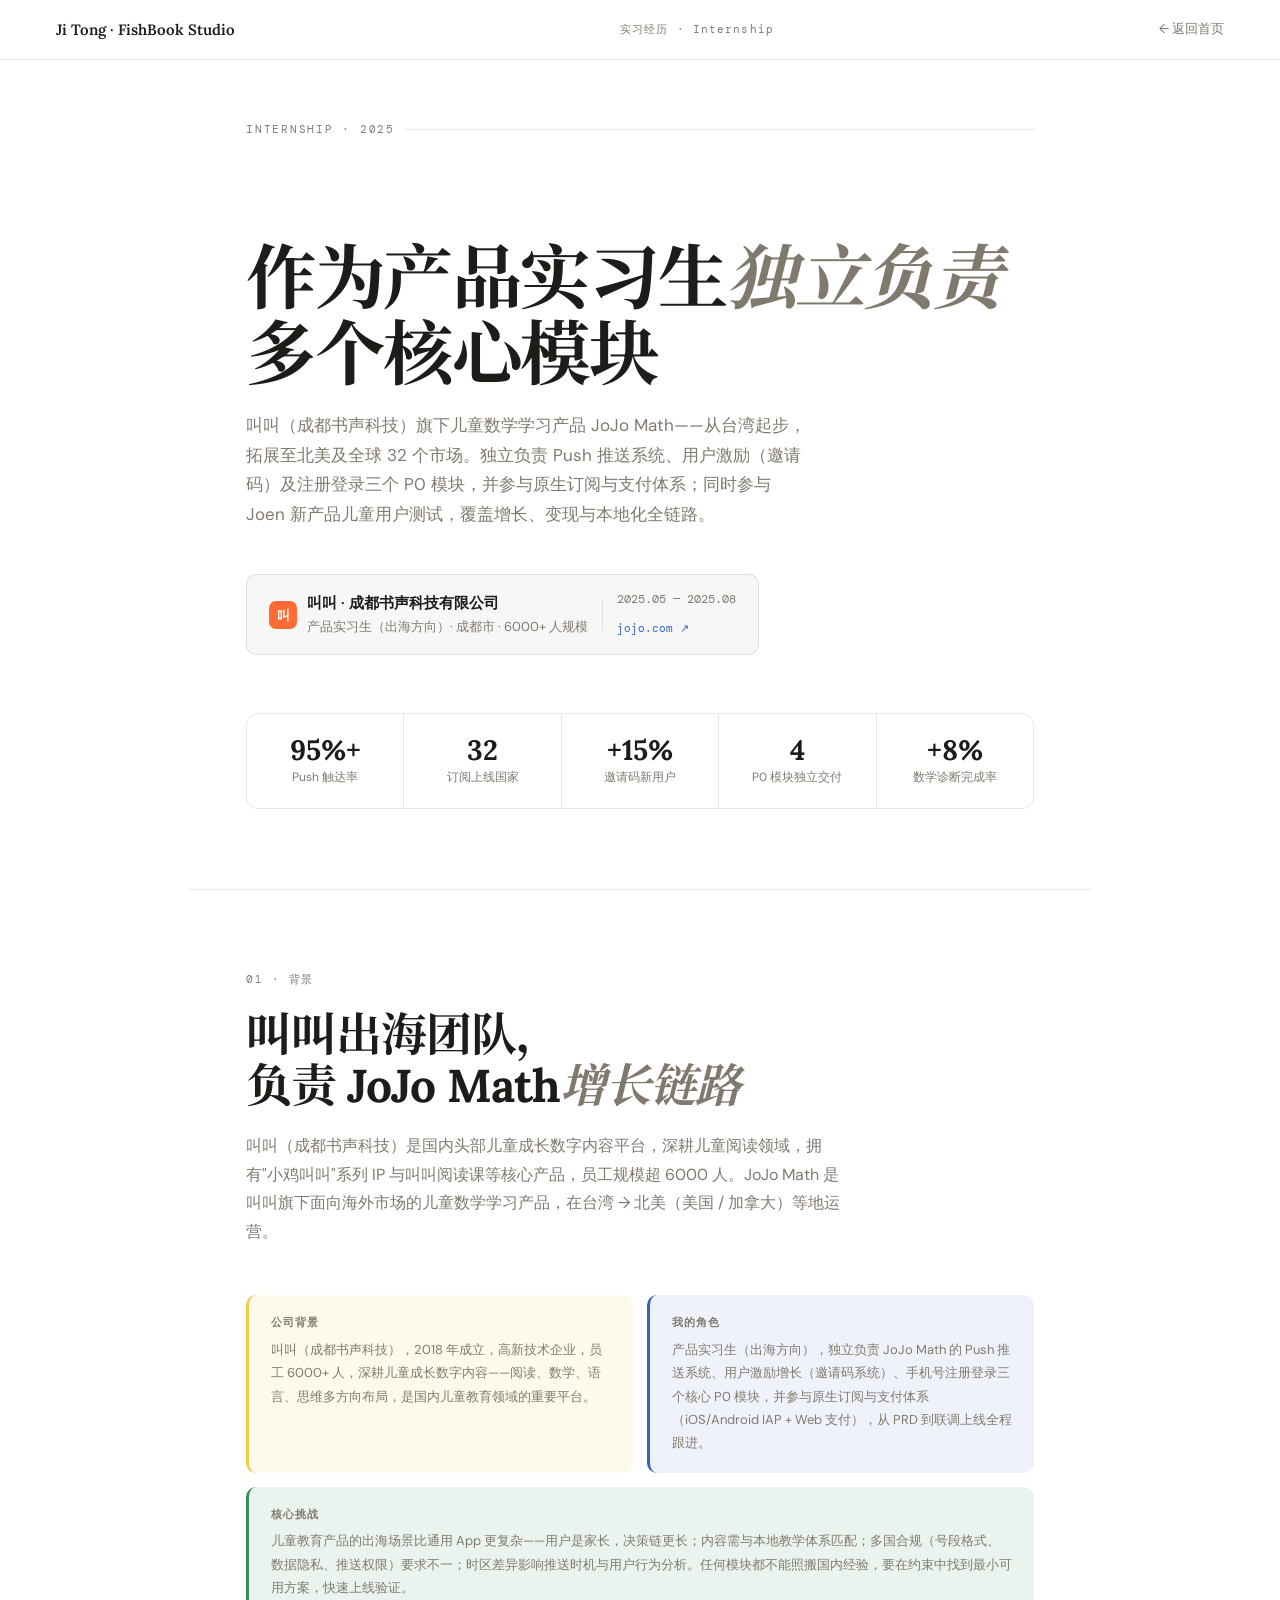
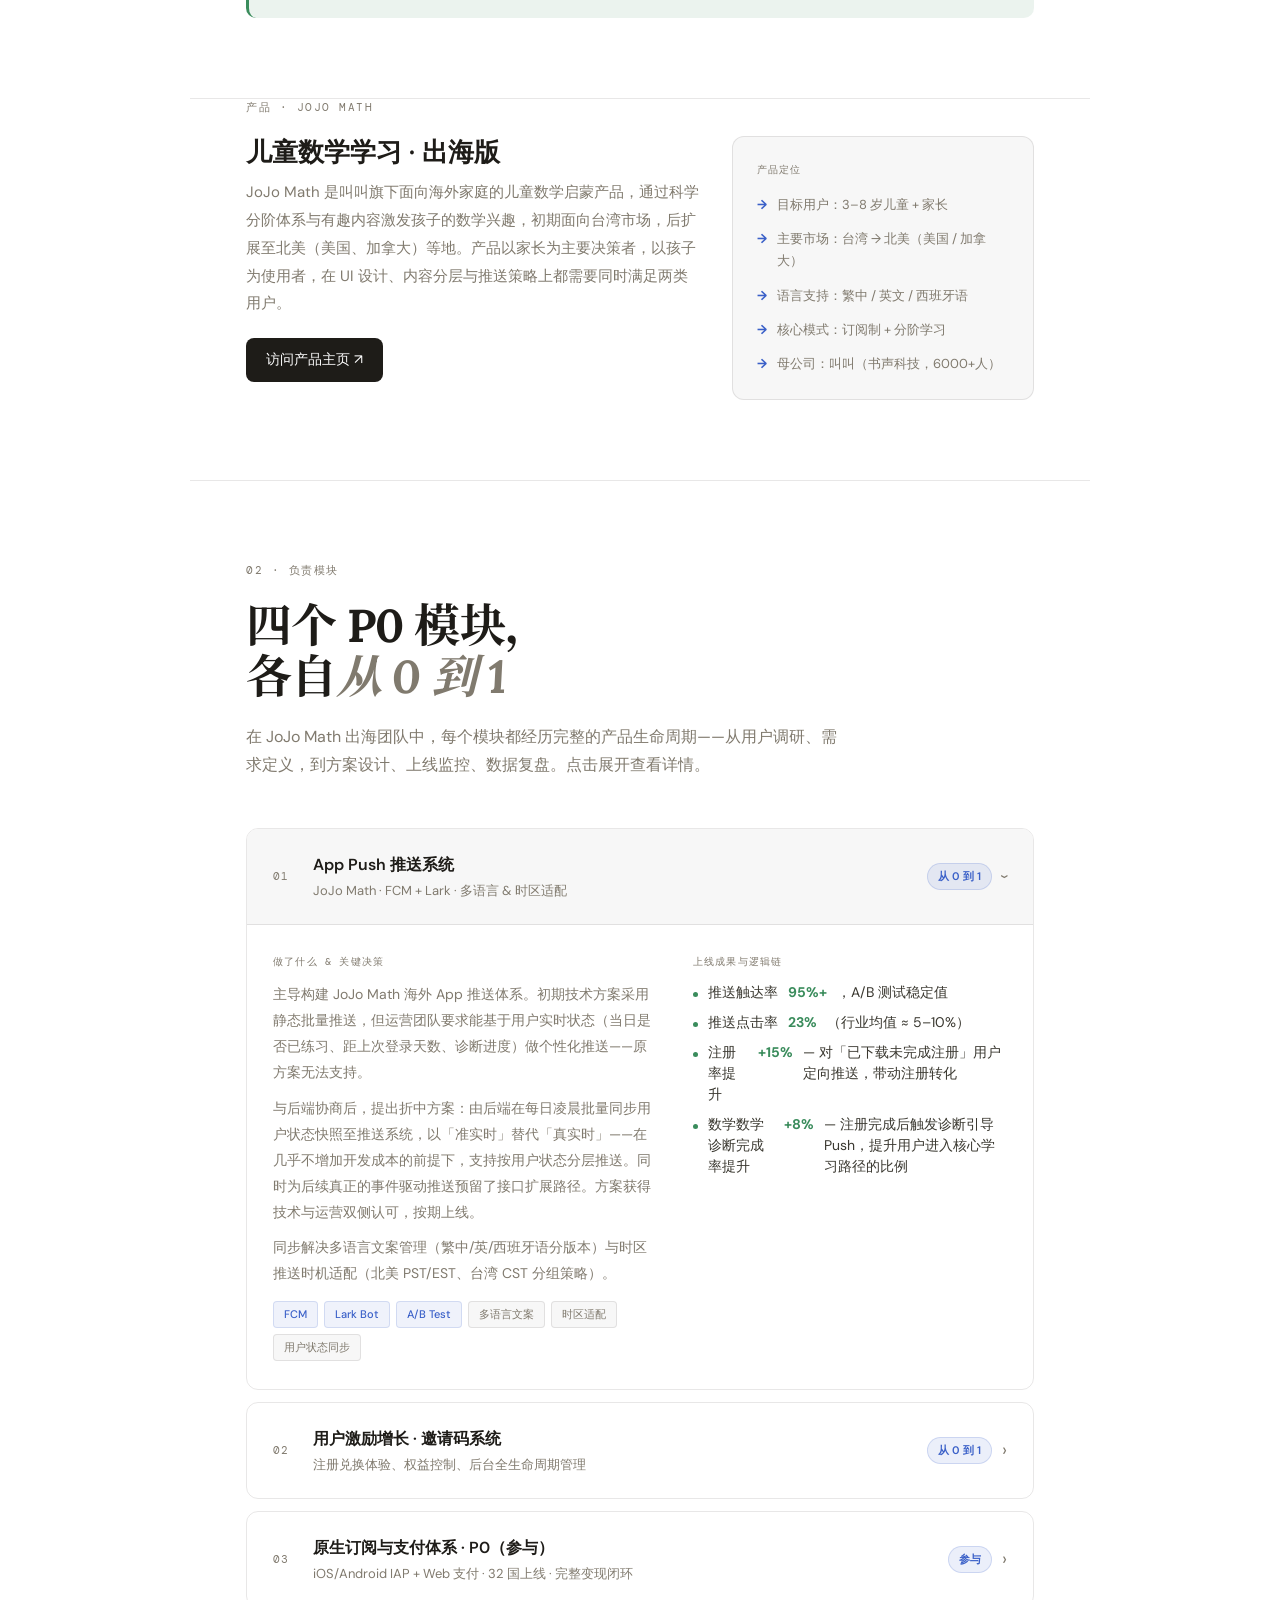
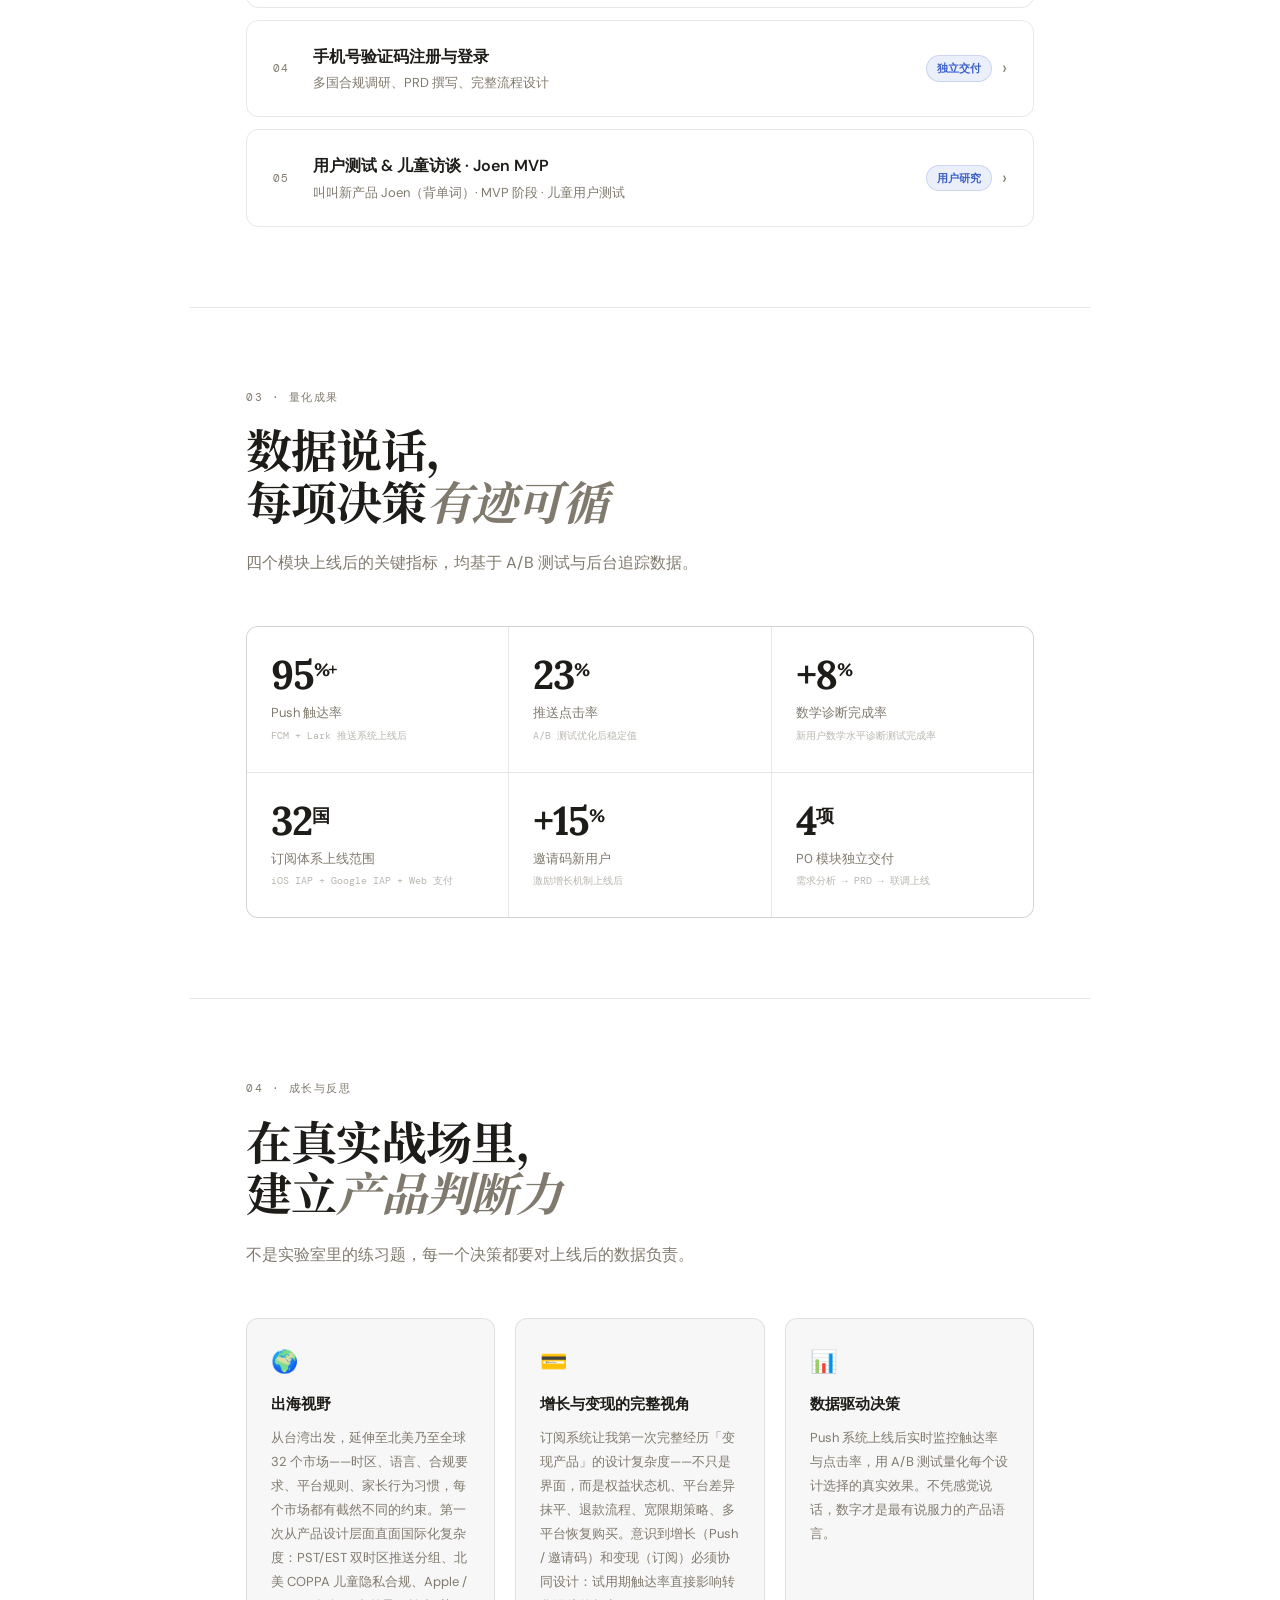
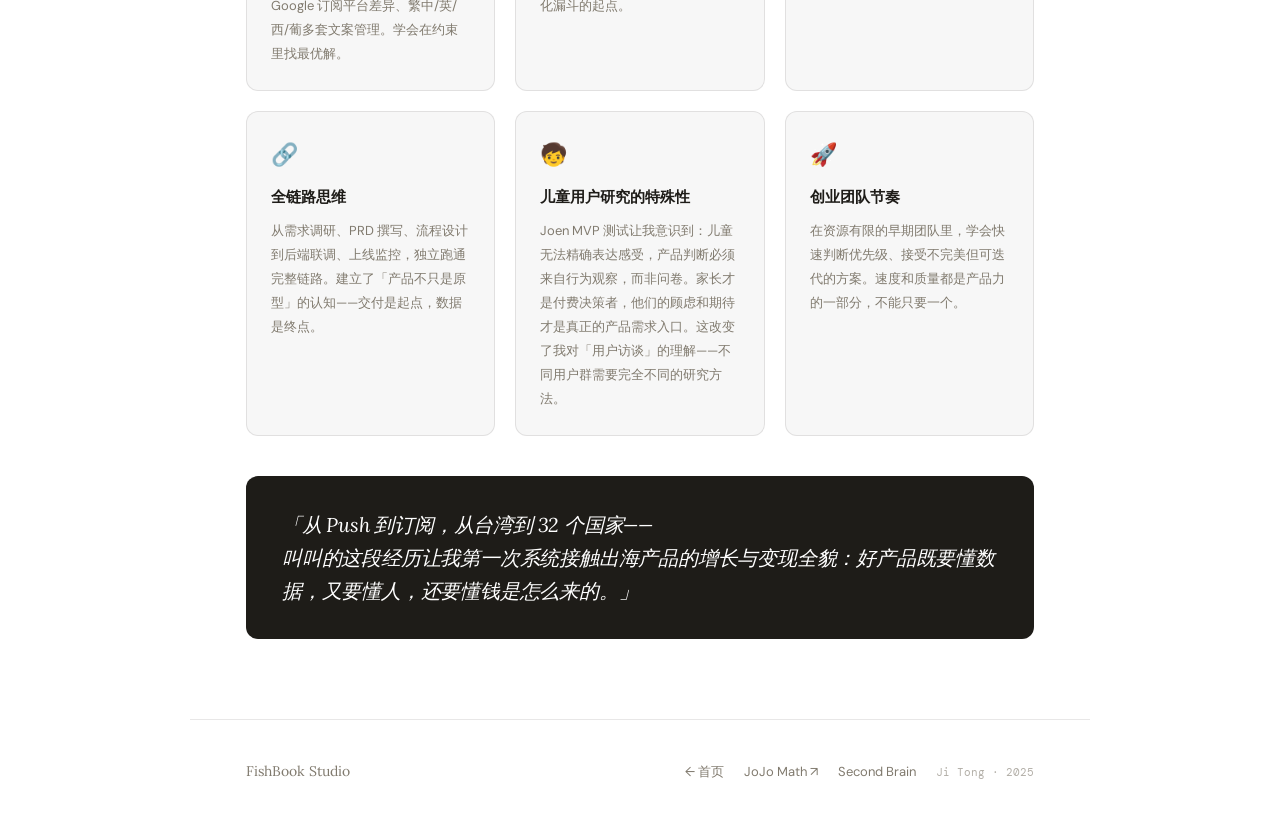
<file: internship.html>
<!doctype html>
<html lang="zh">
  <head>
    <meta charset="UTF-8" />
    <meta name="viewport" content="width=device-width, initial-scale=1.0" />
    <title>实习经历 · JoJo Math 出海团队 · Ji Tong</title>
    <link rel="preconnect" href="https://fonts.googleapis.com" />
    <link rel="preconnect" href="https://fonts.gstatic.com" crossorigin />
    <link
      href="https://fonts.googleapis.com/css2?family=Lora:ital,wght@0,600;0,700;1,400;1,600&family=DM+Sans:wght@300;400;500&family=DM+Mono:wght@400;500&family=Noto+Serif+SC:wght@400;600;700&display=swap"
      rel="stylesheet"
    />
    <style>
      *,
      *::before,
      *::after {
        box-sizing: border-box;
        margin: 0;
        padding: 0;
      }

      :root {
        --cream: #ffffff;
        --cream2: #f7f7f7;
        --cream3: #ededed;
        --ink: #1e1c18;
        --ink2: #3a3830;
        --ink3: #807a6e;
        --yellow: #f5c842;
        --green: #3a8c5c;
        --blue: #3a60c8;
        --border: rgba(30, 28, 24, 0.1);
      }

      html {
        scroll-behavior: smooth;
      }
      body {
        background: var(--cream);
        color: var(--ink2);
        font-family: "DM Sans", sans-serif;
        font-size: 16px;
        line-height: 1.7;
        overflow-x: hidden;
      }

      /* ── NAV ── */
      nav {
        position: fixed;
        top: 0;
        left: 0;
        right: 0;
        z-index: 100;
        padding: 0 56px;
        height: 60px;
        display: flex;
        justify-content: space-between;
        align-items: center;
        background: rgba(255, 255, 255, 0.88);
        backdrop-filter: blur(16px);
        border-bottom: 1px solid var(--border);
      }
      .nav-logo {
        font-family: "Lora", serif;
        font-size: 15px;
        font-weight: 600;
        color: var(--ink);
        text-decoration: none;
      }
      .nav-back {
        font-size: 13px;
        color: var(--ink3);
        text-decoration: none;
        transition: color 0.15s;
      }
      .nav-back:hover {
        color: var(--ink);
      }
      .nav-meta {
        font-family: "DM Mono", monospace;
        font-size: 11px;
        color: var(--ink3);
        letter-spacing: 0.1em;
      }

      /* ── HERO ── */
      .hero {
        padding: 120px 56px 80px;
        border-bottom: 1px solid var(--border);
        max-width: 900px;
        margin: 0 auto;
      }
      .hero-eyebrow {
        font-family: "DM Mono", monospace;
        font-size: 11px;
        letter-spacing: 0.16em;
        color: var(--ink3);
        text-transform: uppercase;
        margin-bottom: 24px;
        display: flex;
        align-items: center;
        gap: 10px;
      }
      .hero-eyebrow::after {
        content: "";
        flex: 1;
        height: 1px;
        background: var(--border);
      }
      .hero-title {
        font-family: "Lora", "Noto Serif SC", serif;
        font-size: clamp(36px, 5.5vw, 72px);
        font-weight: 700;
        line-height: 1.08;
        color: var(--ink);
        letter-spacing: -0.02em;
        margin-bottom: 20px;
      }
      .hero-title em {
        font-style: italic;
        color: var(--ink3);
      }
      .hero-sub {
        font-size: 17px;
        color: var(--ink3);
        max-width: 560px;
        line-height: 1.75;
        margin-bottom: 44px;
      }

      .company-badge {
        display: inline-flex;
        align-items: center;
        gap: 14px;
        padding: 14px 22px;
        border-radius: 10px;
        border: 1px solid var(--border);
        background: var(--cream2);
        margin-bottom: 14px;
      }
      .cb-name {
        font-size: 15px;
        font-weight: 600;
        color: var(--ink);
      }
      .cb-role {
        font-size: 13px;
        color: var(--ink3);
      }
      .cb-dot {
        width: 8px;
        height: 8px;
        border-radius: 50%;
        background: #28c840;
        flex-shrink: 0;
        animation: blink 1.8s ease infinite;
      }
      @keyframes blink {
        0%,
        100% {
          opacity: 1;
        }
        50% {
          opacity: 0.3;
        }
      }
      .cb-status {
        font-size: 11px;
        color: #28c840;
        font-weight: 600;
      }
      .cb-divider {
        width: 1px;
        height: 30px;
        background: var(--border);
      }
      .cb-time {
        font-family: "DM Mono", monospace;
        font-size: 12px;
        color: var(--ink3);
      }

      .hero-metrics {
        display: flex;
        gap: 0;
        border: 1px solid var(--border);
        border-radius: 12px;
        overflow: hidden;
        margin-top: 44px;
      }
      .hm {
        flex: 1;
        padding: 22px 24px;
        text-align: center;
        border-right: 1px solid var(--border);
      }
      .hm:last-child {
        border-right: none;
      }
      .hm-num {
        font-family: "Lora", serif;
        font-size: 28px;
        font-weight: 700;
        color: var(--ink);
        line-height: 1;
      }
      .hm-label {
        font-size: 12px;
        color: var(--ink3);
        margin-top: 5px;
        line-height: 1.4;
      }

      /* ── SECTIONS ── */
      section {
        max-width: 900px;
        margin: 0 auto;
        padding: 80px 56px;
        border-bottom: 1px solid var(--border);
      }
      .stag {
        font-family: "DM Mono", monospace;
        font-size: 11px;
        letter-spacing: 0.14em;
        color: var(--ink3);
        text-transform: uppercase;
        margin-bottom: 20px;
      }
      .stitle {
        font-family: "Lora", "Noto Serif SC", serif;
        font-size: clamp(28px, 4vw, 46px);
        font-weight: 700;
        color: var(--ink);
        line-height: 1.12;
        letter-spacing: -0.02em;
        margin-bottom: 20px;
      }
      .stitle em {
        font-style: italic;
        color: var(--ink3);
      }
      .sbody {
        font-size: 16px;
        color: var(--ink3);
        line-height: 1.8;
        max-width: 600px;
        margin-bottom: 48px;
      }

      /* Info boxes */
      .ibox-grid {
        display: grid;
        grid-template-columns: 1fr 1fr;
        gap: 14px;
      }
      .ibox {
        padding: 18px 22px;
        border-radius: 10px;
        border-left: 3px solid transparent;
      }
      .ibox.wide {
        grid-column: 1 / -1;
      }
      .ibox-yellow {
        background: rgba(245, 200, 66, 0.1);
        border-color: var(--yellow);
      }
      .ibox-green {
        background: rgba(58, 140, 92, 0.1);
        border-color: var(--green);
      }
      .ibox-blue {
        background: rgba(58, 96, 200, 0.08);
        border-color: var(--blue);
      }
      .ibox-label {
        font-size: 11px;
        font-weight: 600;
        text-transform: uppercase;
        letter-spacing: 0.1em;
        color: var(--ink3);
        margin-bottom: 6px;
      }
      .ibox-text {
        font-size: 13px;
        color: var(--ink3);
        line-height: 1.8;
      }

      /* Module accordion */
      .module-list {
        display: flex;
        flex-direction: column;
        gap: 12px;
      }
      .module-card {
        border: 1px solid var(--border);
        border-radius: 12px;
        overflow: hidden;
        transition: box-shadow 0.18s;
      }
      .module-card:hover {
        box-shadow: 0 8px 32px rgba(0, 0, 0, 0.07);
      }
      .mc-head {
        padding: 22px 26px;
        cursor: pointer;
        display: flex;
        align-items: center;
        justify-content: space-between;
        gap: 16px;
        transition: background 0.15s;
      }
      .mc-head:hover {
        background: var(--cream2);
      }
      .module-card.open > .mc-head {
        background: var(--cream2);
        border-bottom: 1px solid var(--border);
      }
      .mc-left {
        display: flex;
        align-items: center;
        gap: 16px;
      }
      .mc-num {
        font-family: "DM Mono", monospace;
        font-size: 11px;
        color: var(--ink3);
        letter-spacing: 0.1em;
        flex-shrink: 0;
        width: 24px;
      }
      .mc-name {
        font-size: 16px;
        font-weight: 600;
        color: var(--ink);
      }
      .mc-desc {
        font-size: 13px;
        color: var(--ink3);
        margin-top: 2px;
      }
      .mc-badge {
        padding: 3px 10px;
        border-radius: 20px;
        font-size: 11px;
        font-weight: 600;
        background: rgba(58, 96, 200, 0.1);
        color: var(--blue);
        border: 1px solid rgba(58, 96, 200, 0.18);
        flex-shrink: 0;
      }
      .mc-arrow {
        font-size: 18px;
        color: var(--ink3);
        flex-shrink: 0;
        transition: transform 0.22s cubic-bezier(0.34, 1.36, 0.64, 1);
      }
      .module-card.open .mc-arrow {
        transform: rotate(90deg);
      }

      .mc-body {
        display: none;
        padding: 28px 26px;
      }
      .module-card.open .mc-body {
        display: block;
      }
      .mc-cols {
        display: grid;
        grid-template-columns: 1.1fr 0.9fr;
        gap: 36px;
      }
      .mc-section-label {
        font-family: "DM Mono", monospace;
        font-size: 10px;
        letter-spacing: 0.12em;
        text-transform: uppercase;
        color: var(--ink3);
        margin-bottom: 12px;
      }
      .mc-text {
        font-size: 14px;
        color: var(--ink3);
        line-height: 1.85;
      }
      .tags {
        display: flex;
        flex-wrap: wrap;
        gap: 6px;
        margin-top: 14px;
      }
      .tag {
        padding: 3px 10px;
        border-radius: 4px;
        font-size: 11px;
        font-weight: 500;
        background: var(--cream2);
        color: var(--ink3);
        border: 1px solid var(--border);
      }
      .tag.blue {
        background: rgba(58, 96, 200, 0.08);
        color: var(--blue);
        border-color: rgba(58, 96, 200, 0.16);
      }

      .result-list {
        list-style: none;
        display: flex;
        flex-direction: column;
        gap: 9px;
      }
      .result-list li {
        display: flex;
        align-items: baseline;
        gap: 10px;
        font-size: 14px;
        color: var(--ink2);
        line-height: 1.5;
      }
      .result-list li::before {
        content: "";
        width: 5px;
        height: 5px;
        border-radius: 50%;
        background: var(--green);
        flex-shrink: 0;
        margin-top: 7px;
      }
      .result-num {
        font-weight: 700;
        color: var(--green);
      }

      /* Metrics grid */
      .metrics-grid {
        display: grid;
        grid-template-columns: repeat(3, 1fr);
        gap: 1px;
        border: 1px solid var(--border);
        border-radius: 12px;
        overflow: hidden;
        background: var(--border);
      }
      .m-card {
        padding: 28px 24px;
        background: var(--cream);
      }
      .m-num {
        font-family: "Lora", serif;
        font-size: 40px;
        font-weight: 700;
        color: var(--ink);
        line-height: 1;
        letter-spacing: -0.03em;
      }
      .m-num sup {
        font-size: 18px;
        vertical-align: top;
        margin-top: 6px;
        display: inline-block;
      }
      .m-label {
        font-size: 13px;
        color: var(--ink3);
        margin-top: 8px;
        line-height: 1.5;
      }
      .m-source {
        font-family: "DM Mono", monospace;
        font-size: 10px;
        color: var(--ink3);
        opacity: 0.55;
        margin-top: 4px;
      }

      /* Reflection */
      .ref-grid {
        display: grid;
        grid-template-columns: 1fr 1fr 1fr;
        gap: 20px;
      }
      .ref-card {
        padding: 24px;
        border-radius: 12px;
        border: 1px solid var(--border);
        background: var(--cream2);
      }
      .ref-icon {
        font-size: 22px;
        margin-bottom: 12px;
      }
      .ref-title {
        font-size: 15px;
        font-weight: 600;
        color: var(--ink);
        margin-bottom: 8px;
      }
      .ref-text {
        font-size: 13px;
        color: var(--ink3);
        line-height: 1.85;
      }

      .quote-block {
        margin-top: 40px;
        padding: 32px 36px;
        border-radius: 12px;
        background: var(--ink);
        color: var(--cream);
        font-family: "Lora", serif;
        font-size: 20px;
        font-style: italic;
        line-height: 1.65;
        letter-spacing: -0.01em;
      }

      /* Fade-up */
      .fade-up {
        opacity: 0;
        transform: translateY(22px);
        transition:
          opacity 0.55s ease,
          transform 0.55s ease;
      }
      .fade-up.visible {
        opacity: 1;
        transform: none;
      }

      /* Footer */
      footer {
        max-width: 900px;
        margin: 0 auto;
        padding: 40px 56px;
        display: flex;
        justify-content: space-between;
        align-items: center;
      }
      .fl {
        font-family: "Lora", serif;
        font-size: 14px;
        color: var(--ink3);
      }
      .flinks {
        display: flex;
        gap: 20px;
        align-items: center;
      }
      .flink {
        font-size: 13px;
        color: var(--ink3);
        text-decoration: none;
        transition: color 0.15s;
      }
      .flink:hover {
        color: var(--ink);
      }
      .fmeta {
        font-family: "DM Mono", monospace;
        font-size: 11px;
        color: var(--ink3);
        opacity: 0.6;
      }

      @media (max-width: 700px) {
        nav {
          padding: 0 20px;
        }
        .hero,
        section,
        footer {
          padding-left: 20px;
          padding-right: 20px;
        }
        .hero {
          padding-top: 100px;
        }
        .hero-metrics {
          flex-wrap: wrap;
        }
        .hm {
          flex: 0 0 50%;
          border-bottom: 1px solid var(--border);
        }
        .ibox-grid,
        .mc-cols,
        .ref-grid {
          grid-template-columns: 1fr;
        }
        .ibox.wide {
          grid-column: 1;
        }
      }
    </style>
  </head>
  <body>
    <nav>
      <a class="nav-logo" href="index.html">Ji Tong · FishBook Studio</a>
      <span class="nav-meta">实习经历 · Internship</span>
      <a class="nav-back" href="index.html">← 返回首页</a>
    </nav>

    <!-- ── HERO ── -->
    <div class="hero">
      <div class="hero-eyebrow">Internship · 2025</div>
      <h1 class="hero-title">
        <br />作为产品实习生<em>独立负责</em>多个核心模块
      </h1>
      <p class="hero-sub">
        叫叫（成都书声科技）旗下儿童数学学习产品 JoJo
        Math——从台湾起步，拓展至北美及全球 32 个市场。独立负责 Push
        推送系统、用户激励（邀请码）及注册登录三个 P0
        模块，并参与原生订阅与支付体系；同时参与 Joen
        新产品儿童用户测试，覆盖增长、变现与本地化全链路。
      </p>

      <div class="company-badge">
        <div style="display: flex; align-items: center; gap: 10px">
          <svg
            width="28"
            height="28"
            viewBox="0 0 28 28"
            fill="none"
            style="flex-shrink: 0"
          >
            <rect width="28" height="28" rx="7" fill="#FF6B35" />
            <text
              x="14"
              y="19"
              text-anchor="middle"
              font-size="13"
              font-weight="700"
              fill="white"
              font-family="sans-serif"
            >
              叫
            </text>
          </svg>
          <div>
            <div class="cb-name">叫叫 · 成都书声科技有限公司</div>
            <div class="cb-role">
              产品实习生（出海方向）· 成都市 · 6000+ 人规模
            </div>
          </div>
        </div>
        <div class="cb-divider"></div>
        <div>
          <div class="cb-time">2025.05 — 2025.08</div>
          <div style="margin-top: 4px">
            <a
              href="https://www.jojoreading.com/aboutV3"
              target="_blank"
              style="
                font-size: 11px;
                color: var(--blue);
                text-decoration: none;
                font-family: &quot;DM Mono&quot;, monospace;
              "
              >jojo.com ↗</a
            >
          </div>
        </div>
      </div>

      <div class="hero-metrics fade-up">
        <div class="hm">
          <div class="hm-num">95%+</div>
          <div class="hm-label">Push 触达率</div>
        </div>
        <div class="hm">
          <div class="hm-num">32</div>
          <div class="hm-label">订阅上线国家</div>
        </div>
        <div class="hm">
          <div class="hm-num">+15%</div>
          <div class="hm-label">邀请码新用户</div>
        </div>
        <div class="hm">
          <div class="hm-num">4</div>
          <div class="hm-label">P0 模块独立交付</div>
        </div>
        <div class="hm">
          <div class="hm-num">+8%</div>
          <div class="hm-label">数学诊断完成率</div>
        </div>
      </div>
    </div>

    <!-- ── 01 背景 ── -->
    <section id="overview">
      <div class="stag">01 · 背景</div>
      <h2 class="stitle">
        叫叫出海团队，<br />负责 JoJo Math<em>增长链路</em>
      </h2>
      <p class="sbody">
        叫叫（成都书声科技）是国内头部儿童成长数字内容平台，深耕儿童阅读领域，拥有"小鸡叫叫"系列
        IP 与叫叫阅读课等核心产品，员工规模超 6000 人。JoJo Math
        是叫叫旗下面向海外市场的儿童数学学习产品，在台湾 → 北美（美国 /
        加拿大）等地运营。
      </p>

      <div class="ibox-grid fade-up">
        <div class="ibox ibox-yellow">
          <div class="ibox-label">公司背景</div>
          <div class="ibox-text">
            叫叫（成都书声科技），2018 年成立，高新技术企业，员工 6000+
            人，深耕儿童成长数字内容——阅读、数学、语言、思维多方向布局，是国内儿童教育领域的重要平台。
          </div>
        </div>
        <div class="ibox ibox-blue">
          <div class="ibox-label">我的角色</div>
          <div class="ibox-text">
            产品实习生（出海方向），独立负责 JoJo Math 的 Push
            推送系统、用户激励增长（邀请码系统）、手机号注册登录三个核心 P0
            模块，并参与原生订阅与支付体系（iOS/Android IAP + Web 支付），从 PRD
            到联调上线全程跟进。
          </div>
        </div>
        <div class="ibox ibox-green wide">
          <div class="ibox-label">核心挑战</div>
          <div class="ibox-text">
            儿童教育产品的出海场景比通用 App
            更复杂——用户是家长，决策链更长；内容需与本地教学体系匹配；多国合规（号段格式、数据隐私、推送权限）要求不一；时区差异影响推送时机与用户行为分析。任何模块都不能照搬国内经验，要在约束中找到最小可用方案，快速上线验证。
          </div>
        </div>
      </div>
    </section>

    <!-- ── PRODUCT PREVIEW ── -->
    <section id="product" style="padding-top: 0; margin-top: -1px">
      <div class="stag">产品 · JoJo Math</div>
      <div
        style="
          display: grid;
          grid-template-columns: 1.2fr 0.8fr;
          gap: 32px;
          align-items: start;
        "
        class="fade-up"
      >
        <div>
          <h3
            style="
              font-family: &quot;Lora&quot;, serif;
              font-size: 26px;
              font-weight: 700;
              color: var(--ink);
              line-height: 1.2;
              margin-bottom: 12px;
            "
          >
            儿童数学学习 · 出海版
          </h3>
          <p
            style="
              font-size: 15px;
              color: var(--ink3);
              line-height: 1.85;
              margin-bottom: 20px;
            "
          >
            JoJo Math
            是叫叫旗下面向海外家庭的儿童数学启蒙产品，通过科学分阶体系与有趣内容激发孩子的数学兴趣，初期面向台湾市场，后扩展至北美（美国、加拿大）等地。产品以家长为主要决策者，以孩子为使用者，在
            UI 设计、内容分层与推送策略上都需要同时满足两类用户。
          </p>
          <a
            href="https://www.jojo-math.com/zh-TW"
            target="_blank"
            style="
              display: inline-flex;
              align-items: center;
              gap: 8px;
              padding: 10px 20px;
              background: var(--ink);
              color: white;
              border-radius: 8px;
              font-size: 14px;
              text-decoration: none;
              transition: opacity 0.15s;
            "
            onmouseover="this.style.opacity = '.8'"
            onmouseout="this.style.opacity = '1'"
          >
            访问产品主页 ↗
          </a>
        </div>
        <div
          style="
            background: var(--cream2);
            border: 1px solid var(--border);
            border-radius: 12px;
            padding: 24px;
          "
        >
          <div
            style="
              font-family: &quot;DM Mono&quot;, monospace;
              font-size: 10px;
              letter-spacing: 0.12em;
              color: var(--ink3);
              text-transform: uppercase;
              margin-bottom: 16px;
            "
          >
            产品定位
          </div>
          <div style="display: flex; flex-direction: column; gap: 12px">
            <div
              style="
                display: flex;
                gap: 10px;
                align-items: flex-start;
                font-size: 13px;
                color: var(--ink3);
              "
            >
              <span style="color: var(--blue); font-weight: 700; flex-shrink: 0"
                >→</span
              >
              目标用户：3–8 岁儿童 + 家长
            </div>
            <div
              style="
                display: flex;
                gap: 10px;
                align-items: flex-start;
                font-size: 13px;
                color: var(--ink3);
              "
            >
              <span style="color: var(--blue); font-weight: 700; flex-shrink: 0"
                >→</span
              >
              主要市场：台湾 → 北美（美国 / 加拿大）
            </div>
            <div
              style="
                display: flex;
                gap: 10px;
                align-items: flex-start;
                font-size: 13px;
                color: var(--ink3);
              "
            >
              <span style="color: var(--blue); font-weight: 700; flex-shrink: 0"
                >→</span
              >
              语言支持：繁中 / 英文 / 西班牙语
            </div>
            <div
              style="
                display: flex;
                gap: 10px;
                align-items: flex-start;
                font-size: 13px;
                color: var(--ink3);
              "
            >
              <span style="color: var(--blue); font-weight: 700; flex-shrink: 0"
                >→</span
              >
              核心模式：订阅制 + 分阶学习
            </div>
            <div
              style="
                display: flex;
                gap: 10px;
                align-items: flex-start;
                font-size: 13px;
                color: var(--ink3);
              "
            >
              <span style="color: var(--blue); font-weight: 700; flex-shrink: 0"
                >→</span
              >
              母公司：叫叫（书声科技，6000+人）
            </div>
          </div>
        </div>
      </div>
    </section>

    <!-- ── 02 模块 ── -->
    <section id="modules">
      <div class="stag">02 · 负责模块</div>
      <h2 class="stitle">四个 P0 模块，<br />各自<em>从 0 到 1</em></h2>
      <p class="sbody">
        在 JoJo Math
        出海团队中，每个模块都经历完整的产品生命周期——从用户调研、需求定义，到方案设计、上线监控、数据复盘。点击展开查看详情。
      </p>

      <div class="module-list fade-up">
        <div class="module-card open" id="mc1">
          <div class="mc-head" onclick="toggleModule('mc1')">
            <div class="mc-left">
              <span class="mc-num">01</span>
              <div>
                <div class="mc-name">App Push 推送系统</div>
                <div class="mc-desc">
                  JoJo Math · FCM + Lark · 多语言 & 时区适配
                </div>
              </div>
            </div>
            <div style="display: flex; align-items: center; gap: 10px">
              <span class="mc-badge">从 0 到 1</span>
              <span class="mc-arrow">›</span>
            </div>
          </div>
          <div class="mc-body">
            <div class="mc-cols">
              <div>
                <div class="mc-section-label">做了什么 & 关键决策</div>
                <p class="mc-text">
                  主导构建 JoJo Math 海外 App
                  推送体系。初期技术方案采用静态批量推送，但运营团队要求能基于用户实时状态（当日是否已练习、距上次登录天数、诊断进度）做个性化推送——原方案无法支持。
                </p>
                <p class="mc-text" style="margin-top: 10px">
                  与后端协商后，提出折中方案：由后端在每日凌晨批量同步用户状态快照至推送系统，以「准实时」替代「真实时」——在几乎不增加开发成本的前提下，支持按用户状态分层推送。同时为后续真正的事件驱动推送预留了接口扩展路径。方案获得技术与运营双侧认可，按期上线。
                </p>
                <p class="mc-text" style="margin-top: 10px">
                  同步解决多语言文案管理（繁中/英/西班牙语分版本）与时区推送时机适配（北美
                  PST/EST、台湾 CST 分组策略）。
                </p>
                <div class="tags">
                  <span class="tag blue">FCM</span
                  ><span class="tag blue">Lark Bot</span
                  ><span class="tag blue">A/B Test</span>
                  <span class="tag">多语言文案</span
                  ><span class="tag">时区适配</span
                  ><span class="tag">用户状态同步</span>
                </div>
              </div>
              <div>
                <div class="mc-section-label">上线成果与逻辑链</div>
                <ul class="result-list">
                  <li>
                    推送触达率 <span class="result-num">95%+</span>，A/B
                    测试稳定值
                  </li>
                  <li>
                    推送点击率 <span class="result-num">23%</span>（行业均值 ≈
                    5–10%）
                  </li>
                  <li>
                    注册率提升 <span class="result-num">+15%</span> —
                    对「已下载未完成注册」用户定向推送，带动注册转化
                  </li>
                  <li>
                    数学数学诊断完成率提升 <span class="result-num">+8%</span> —
                    注册完成后触发诊断引导 Push，提升用户进入核心学习路径的比例
                  </li>
                </ul>
              </div>
            </div>
          </div>
        </div>

        <div class="module-card" id="mc2">
          <div class="mc-head" onclick="toggleModule('mc2')">
            <div class="mc-left">
              <span class="mc-num">02</span>
              <div>
                <div class="mc-name">用户激励增长 · 邀请码系统</div>
                <div class="mc-desc">
                  注册兑换体验、权益控制、后台全生命周期管理
                </div>
              </div>
            </div>
            <div style="display: flex; align-items: center; gap: 10px">
              <span class="mc-badge">从 0 到 1</span>
              <span class="mc-arrow">›</span>
            </div>
          </div>
          <div class="mc-body">
            <div class="mc-cols">
              <div>
                <div class="mc-section-label">做了什么</div>
                <p class="mc-text">
                  设计并实现注册流程中的邀请码兑换体验、权益控制与人群限制校验机制。搭建后台支持邀请码全生命周期管理（创建
                  / 配置 / 追踪），与后端配合实现试用期动态发放（兑换成功后 +21
                  天体验期）、使用限制校验及数据同步至投放追踪平台，支持拉新归因与活动转化追踪。
                </p>
                <p class="mc-text" style="margin-top: 10px">
                  后台邀请码表设计涵盖：活动名称（campaign_name）、有效期、总限量
                  / 个人限量、目标人群（新用户 / 全部 /
                  老用户）、权益天数等核心字段，支持运营按场景灵活配置，兑换逻辑在客户端→后端→Lark
                  三层完成校验与记录同步。
                </p>
                <div class="tags">
                  <span class="tag blue">拉新归因</span
                  ><span class="tag blue">活动转化追踪</span>
                  <span class="tag">权益控制</span
                  ><span class="tag">人群限制校验</span>
                  <span class="tag">后台管理</span
                  ><span class="tag">试用期动态发放</span>
                </div>
              </div>
              <div>
                <div class="mc-section-label">上线成果</div>
                <ul class="result-list">
                  <li>
                    在约
                    <span class="result-num">4000</span>
                    用户基数下，邀请码渠道带来新用户增长
                    <span class="result-num">+15%</span>（约 600 名新用户）
                  </li>
                  <li>拉新归因全链路打通，支持区分自然增长与邀请渠道</li>
                  <li>后台可视化追踪每批邀请码的转化效果</li>
                </ul>
              </div>
            </div>
          </div>
        </div>

        <div class="module-card" id="mc3">
          <div class="mc-head" onclick="toggleModule('mc3')">
            <div class="mc-left">
              <span class="mc-num">03</span>
              <div>
                <div class="mc-name">原生订阅与支付体系 · P0（参与）</div>
                <div class="mc-desc">
                  iOS/Android IAP + Web 支付 · 32 国上线 · 完整变现闭环
                </div>
              </div>
            </div>
            <div style="display: flex; align-items: center; gap: 10px">
              <span class="mc-badge">参与</span>
              <span class="mc-arrow">›</span>
            </div>
          </div>
          <div class="mc-body">
            <div class="mc-cols">
              <div>
                <div class="mc-section-label">做了什么 & 关键决策</div>
                <p class="mc-text">
                  参与 JoJo Math 出海订阅变现体系的 PRD 与落地——覆盖 iOS（App
                  Store IAP）与 Android（Google Play IAP）原生订阅，以及 Web
                  端第三方支付（Airwallex）两套路径。产品形态为 21 天免费试用 +
                  每 3 个月自动续费，台湾等特定地区独立定价（NT$1,800 / 季）。
                </p>
                <p class="mc-text" style="margin-top: 10px">
                  核心复杂度在于：平台差异巨大——Apple 有 16
                  天宽限期不可取消、Google 支持暂停订阅（最长 3 个月）、Web
                  端需后端 Cron
                  任务主动轮询续费，三套机制必须在产品层面收敛为统一的权益状态模型与
                  UI 逻辑。设计了「正式学员 / 体验学员 /
                  非学员」三档用户状态，驱动首页角标、家长中心、强弹引导（benefit_days
                  ≤ 1/3/7/14 四档触发）的差异化策略。
                </p>
                <p class="mc-text" style="margin-top: 10px">
                  退款流程、取消订阅、跨平台恢复购买、自动续费失败宽限期处理均完整覆盖，并提供
                  Apollo 远程配置方案（台湾 21 天 / 其他地区 3
                  天试用）支持灰度上线。
                </p>
                <div class="tags">
                  <span class="tag blue">iOS IAP</span
                  ><span class="tag blue">Google Play IAP</span
                  ><span class="tag blue">Airwallex</span>
                  <span class="tag">Apollo 远程配置</span
                  ><span class="tag">权益状态机</span
                  ><span class="tag">退款 / 恢复购买</span>
                  <span class="tag">多语言 UI（TC/EN/ES/PT）</span>
                </div>
              </div>
              <div>
                <div class="mc-section-label">上线范围与核心交付</div>
                <ul class="result-list">
                  <li>
                    覆盖 <span class="result-num">32</span> 个国家 /
                    地区同步上线，含美、英、加、日、德、法、台、港、澳等主要市场
                  </li>
                  <li>
                    完整 PRD 覆盖
                    <span class="result-num">8</span> 种订阅场景（首订 / 续费 /
                    取消 / 暂停 / 恢复 / 退款 / 宽限期 / 跨平台）
                  </li>
                  <li>
                    四语言（繁中 / 英 / 西班牙语 / 葡语）UI
                    文案表、日期格式规范与隐私政策更新全部交付
                  </li>
                  <li>
                    正式 SKU（Apple ID 6747865172）与测试 SKU 联调通过，Apollo
                    灰度配置按期落地
                  </li>
                </ul>
              </div>
            </div>
          </div>
        </div>

        <div class="module-card" id="mc4">
          <div class="mc-head" onclick="toggleModule('mc4')">
            <div class="mc-left">
              <span class="mc-num">04</span>
              <div>
                <div class="mc-name">手机号验证码注册与登录</div>
                <div class="mc-desc">多国合规调研、PRD 撰写、完整流程设计</div>
              </div>
            </div>
            <div style="display: flex; align-items: center; gap: 10px">
              <span class="mc-badge">独立交付</span>
              <span class="mc-arrow">›</span>
            </div>
          </div>
          <div class="mc-body">
            <div class="mc-cols">
              <div>
                <div class="mc-section-label">做了什么</div>
                <p class="mc-text">
                  独立负责需求分析与全链路交付。调研不同国家手机号段格式与合规要求，适配多语言提示与跨时区验证码稳定性方案，完成竞品调研、PRD
                  撰写与完整流程设计，为三方登录扩展与权限管理奠定基础，全面支持产品出海场景。
                </p>
                <p class="mc-text" style="margin-top: 10px">
                  核心设计要点：带国家码 8–15 位 / 不带国家码 7–11
                  位的动态校验规则、4 位验证码自动提交、60 秒倒计时冷却、发送前
                  CAPTCHA
                  安全验证防刷，以及新用户自动初始化多语言用户名（JOJO小学员 /
                  Little Learner JO / Pequeño Aprendiz JO 等）。
                </p>
                <div class="tags">
                  <span class="tag blue">多国合规调研</span
                  ><span class="tag blue">PRD 撰写</span>
                  <span class="tag">竞品分析</span
                  ><span class="tag">流程设计</span>
                  <span class="tag">多语言提示</span
                  ><span class="tag">跨时区稳定性</span>
                </div>
              </div>
              <div>
                <div class="mc-section-label">核心价值</div>
                <ul class="result-list">
                  <li>覆盖多国合规，支持出海登录场景</li>
                  <li>为三方登录扩展预留接口</li>
                  <li>完整 PRD 与流程文档交付</li>
                  <li>跨时区验证码稳定性方案落地</li>
                </ul>
              </div>
            </div>
          </div>
        </div>

        <div class="module-card" id="mc5">
          <div class="mc-head" onclick="toggleModule('mc5')">
            <div class="mc-left">
              <span class="mc-num">05</span>
              <div>
                <div class="mc-name">用户测试 & 儿童访谈 · Joen MVP</div>
                <div class="mc-desc">
                  叫叫新产品 Joen（背单词）· MVP 阶段 · 儿童用户测试
                </div>
              </div>
            </div>
            <div style="display: flex; align-items: center; gap: 10px">
              <span class="mc-badge">用户研究</span>
              <span class="mc-arrow">›</span>
            </div>
          </div>
          <div class="mc-body">
            <div class="mc-cols">
              <div>
                <div class="mc-section-label">做了什么</div>
                <p class="mc-text">
                  参与叫叫新产品 Joen（儿童英语背单词 App）的 MVP
                  用户测试全流程。负责接待真实儿童用户（及陪同家长），主导访谈设计与现场执行——引导孩子自然使用产品、同步观察操作路径与情绪反应，访谈结束后与家长深度沟通使用体验、付费意愿与对功能的期望。测试结论汇入产品迭代优先级决策。
                </p>
                <div class="tags">
                  <span class="tag blue">儿童用户测试</span>
                  <span class="tag blue">家长访谈</span>
                  <span class="tag">MVP 验证</span>
                  <span class="tag">行为观察</span>
                  <span class="tag">访谈设计</span>
                  <span class="tag">Joen · 背单词</span>
                </div>
              </div>
              <div>
                <div class="mc-section-label">核心收获</div>
                <ul class="result-list">
                  <li>
                    直接与低龄用户（和家长）接触，建立对「儿童 +
                    家长双角色」产品决策链的认知
                  </li>
                  <li>
                    学会观察儿童用户的非语言信号（注意力流失、重复操作、面部表情），弥补儿童无法精准表达的访谈局限
                  </li>
                  <li>
                    掌握如何在不引导答案的前提下，从家长端提取真实付费动机
                  </li>
                  <li>测试结论直接影响 Joen MVP 的功能优先级排序</li>
                </ul>
              </div>
            </div>
          </div>
        </div>
      </div>
    </section>

    <!-- ── 03 成果 ── -->
    <section id="results">
      <div class="stag">03 · 量化成果</div>
      <h2 class="stitle">数据说话，<br />每项决策<em>有迹可循</em></h2>
      <p class="sbody">
        四个模块上线后的关键指标，均基于 A/B 测试与后台追踪数据。
      </p>

      <div class="metrics-grid fade-up">
        <div class="m-card">
          <div class="m-num">95<sup>%+</sup></div>
          <div class="m-label">Push 触达率</div>
          <div class="m-source">FCM + Lark 推送系统上线后</div>
        </div>
        <div class="m-card">
          <div class="m-num">23<sup>%</sup></div>
          <div class="m-label">推送点击率</div>
          <div class="m-source">A/B 测试优化后稳定值</div>
        </div>
        <div class="m-card">
          <div class="m-num">+8<sup>%</sup></div>
          <div class="m-label">数学诊断完成率</div>
          <div class="m-source">新用户数学水平诊断测试完成率</div>
        </div>
        <div class="m-card">
          <div class="m-num">32<sup> 国</sup></div>
          <div class="m-label">订阅体系上线范围</div>
          <div class="m-source">iOS IAP + Google IAP + Web 支付</div>
        </div>
        <div class="m-card">
          <div class="m-num">+15<sup>%</sup></div>
          <div class="m-label">邀请码新用户</div>
          <div class="m-source">激励增长机制上线后</div>
        </div>
        <div class="m-card">
          <div class="m-num">4<sup> 项</sup></div>
          <div class="m-label">P0 模块独立交付</div>
          <div class="m-source">需求分析 → PRD → 联调上线</div>
        </div>
      </div>
    </section>

    <!-- ── 04 反思 ── -->
    <section id="reflection">
      <div class="stag">04 · 成长与反思</div>
      <h2 class="stitle">在真实战场里，<br />建立<em>产品判断力</em></h2>
      <p class="sbody">
        不是实验室里的练习题，每一个决策都要对上线后的数据负责。
      </p>

      <div class="ref-grid fade-up">
        <div class="ref-card">
          <div class="ref-icon">🌍</div>
          <div class="ref-title">出海视野</div>
          <div class="ref-text">
            从台湾出发，延伸至北美乃至全球 32
            个市场——时区、语言、合规要求、平台规则、家长行为习惯，每个市场都有截然不同的约束。第一次从产品设计层面直面国际化复杂度：PST/EST
            双时区推送分组、北美 COPPA 儿童隐私合规、Apple / Google
            订阅平台差异、繁中/英/西/葡多套文案管理。学会在约束里找最优解。
          </div>
        </div>
        <div class="ref-card">
          <div class="ref-icon">💳</div>
          <div class="ref-title">增长与变现的完整视角</div>
          <div class="ref-text">
            订阅系统让我第一次完整经历「变现产品」的设计复杂度——不只是界面，而是权益状态机、平台差异抹平、退款流程、宽限期策略、多平台恢复购买。意识到增长（Push
            /
            邀请码）和变现（订阅）必须协同设计：试用期触达率直接影响转化漏斗的起点。
          </div>
        </div>
        <div class="ref-card">
          <div class="ref-icon">📊</div>
          <div class="ref-title">数据驱动决策</div>
          <div class="ref-text">
            Push 系统上线后实时监控触达率与点击率，用 A/B
            测试量化每个设计选择的真实效果。不凭感觉说话，数字才是最有说服力的产品语言。
          </div>
        </div>
        <div class="ref-card">
          <div class="ref-icon">🔗</div>
          <div class="ref-title">全链路思维</div>
          <div class="ref-text">
            从需求调研、PRD
            撰写、流程设计到后端联调、上线监控，独立跑通完整链路。建立了「产品不只是原型」的认知——交付是起点，数据是终点。
          </div>
        </div>
        <div class="ref-card">
          <div class="ref-icon">🧒</div>
          <div class="ref-title">儿童用户研究的特殊性</div>
          <div class="ref-text">
            Joen MVP
            测试让我意识到：儿童无法精确表达感受，产品判断必须来自行为观察，而非问卷。家长才是付费决策者，他们的顾虑和期待才是真正的产品需求入口。这改变了我对「用户访谈」的理解——不同用户群需要完全不同的研究方法。
          </div>
        </div>
        <div class="ref-card">
          <div class="ref-icon">🚀</div>
          <div class="ref-title">创业团队节奏</div>
          <div class="ref-text">
            在资源有限的早期团队里，学会快速判断优先级、接受不完美但可迭代的方案。速度和质量都是产品力的一部分，不能只要一个。
          </div>
        </div>
      </div>

      <div class="quote-block fade-up">
        「从 Push 到订阅，从台湾到 32 个国家——<br />叫叫的这段经历让我第一次系统接触出海产品的增长与变现全貌：好产品既要懂数据，又要懂人，还要懂钱是怎么来的。」
      </div>
    </section>

    <!-- ── Footer ── -->
    <footer>
      <div class="fl">FishBook Studio</div>
      <div class="flinks">
        <a href="index.html" class="flink">← 首页</a>
        <a href="https://www.jojo-math.com/zh-TW" target="_blank" class="flink"
          >JoJo Math ↗</a
        >
        <a href="fishbook-case-study.html" class="flink">Second Brain</a>
        <span class="fmeta">Ji Tong · 2025</span>
      </div>
    </footer>

    <script>
      function toggleModule(id) {
        document.getElementById(id).classList.toggle("open");
      }
      const obs = new IntersectionObserver(
        (entries) => {
          entries.forEach((e) => {
            if (e.isIntersecting) {
              e.target.classList.add("visible");
              obs.unobserve(e.target);
            }
          });
        },
        { threshold: 0.07 },
      );
      document.querySelectorAll(".fade-up").forEach((el) => obs.observe(el));
    </script>
  </body>
</html>
</file>
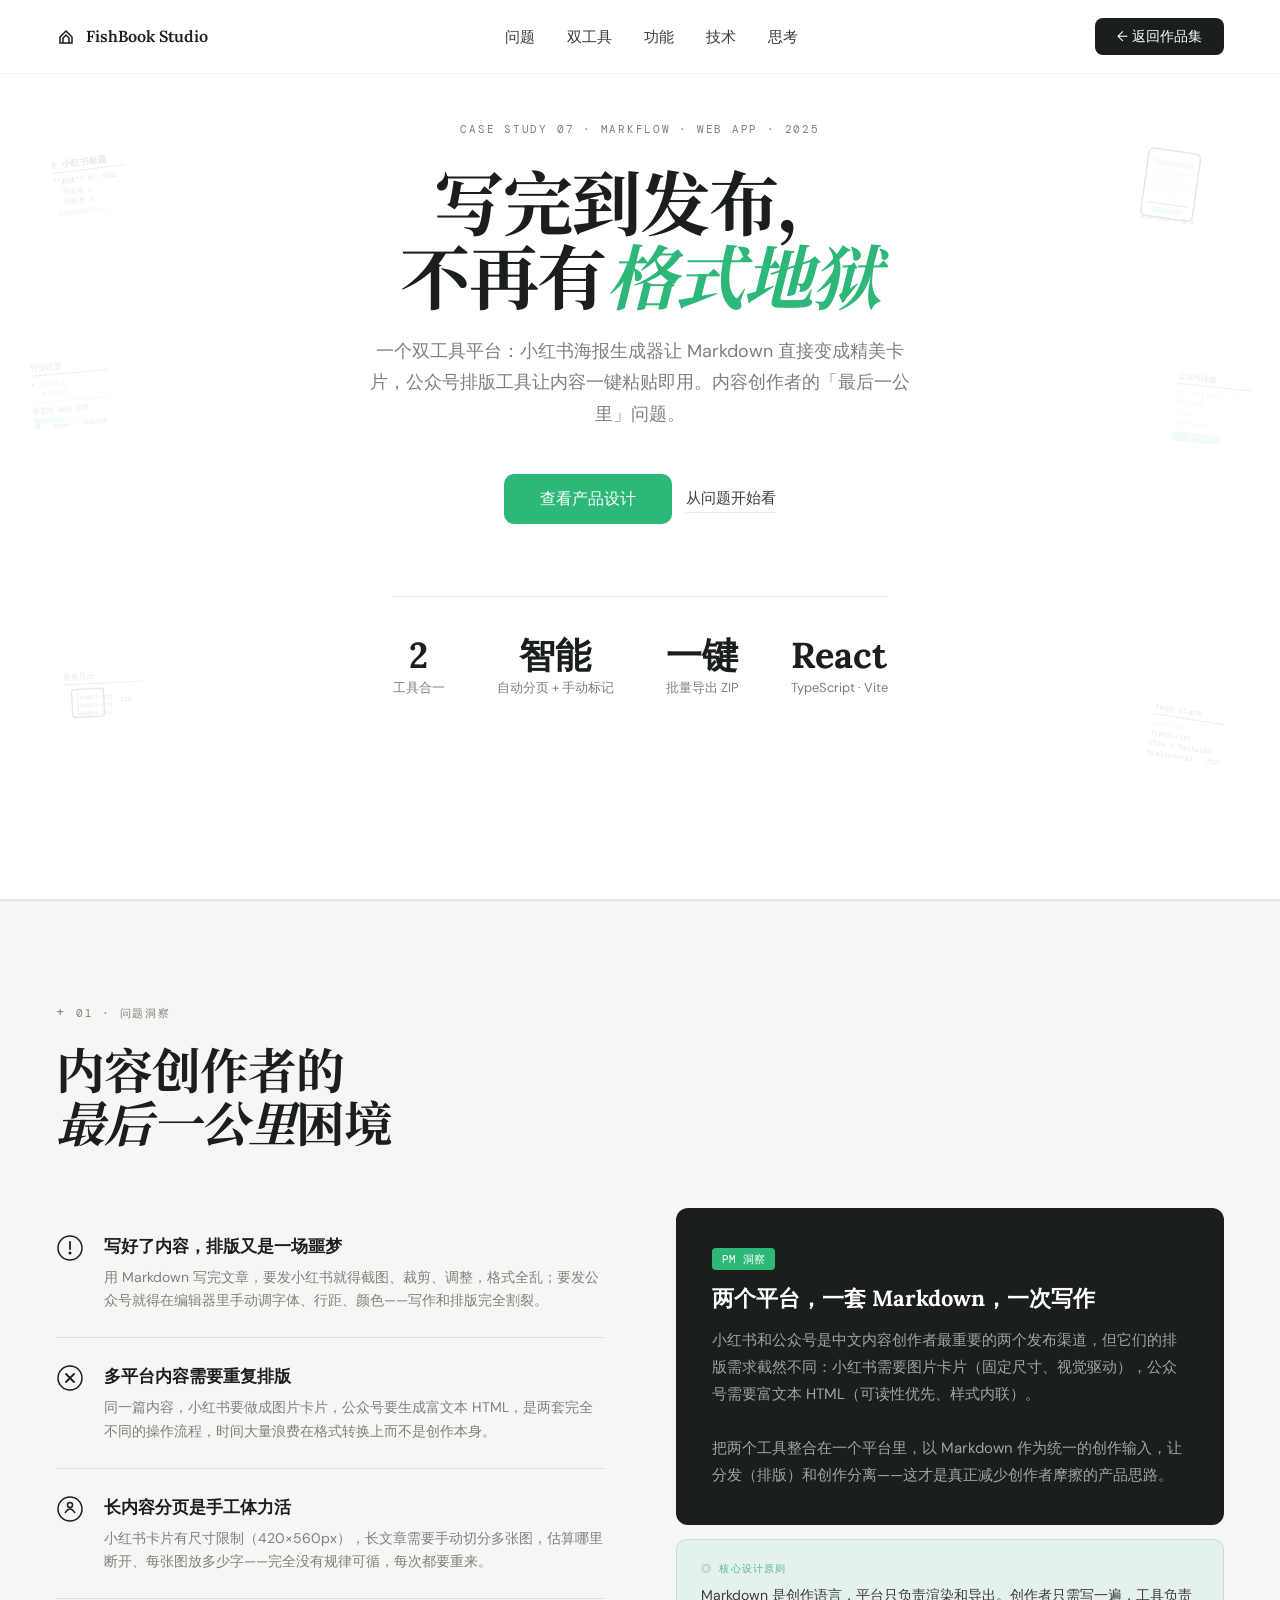
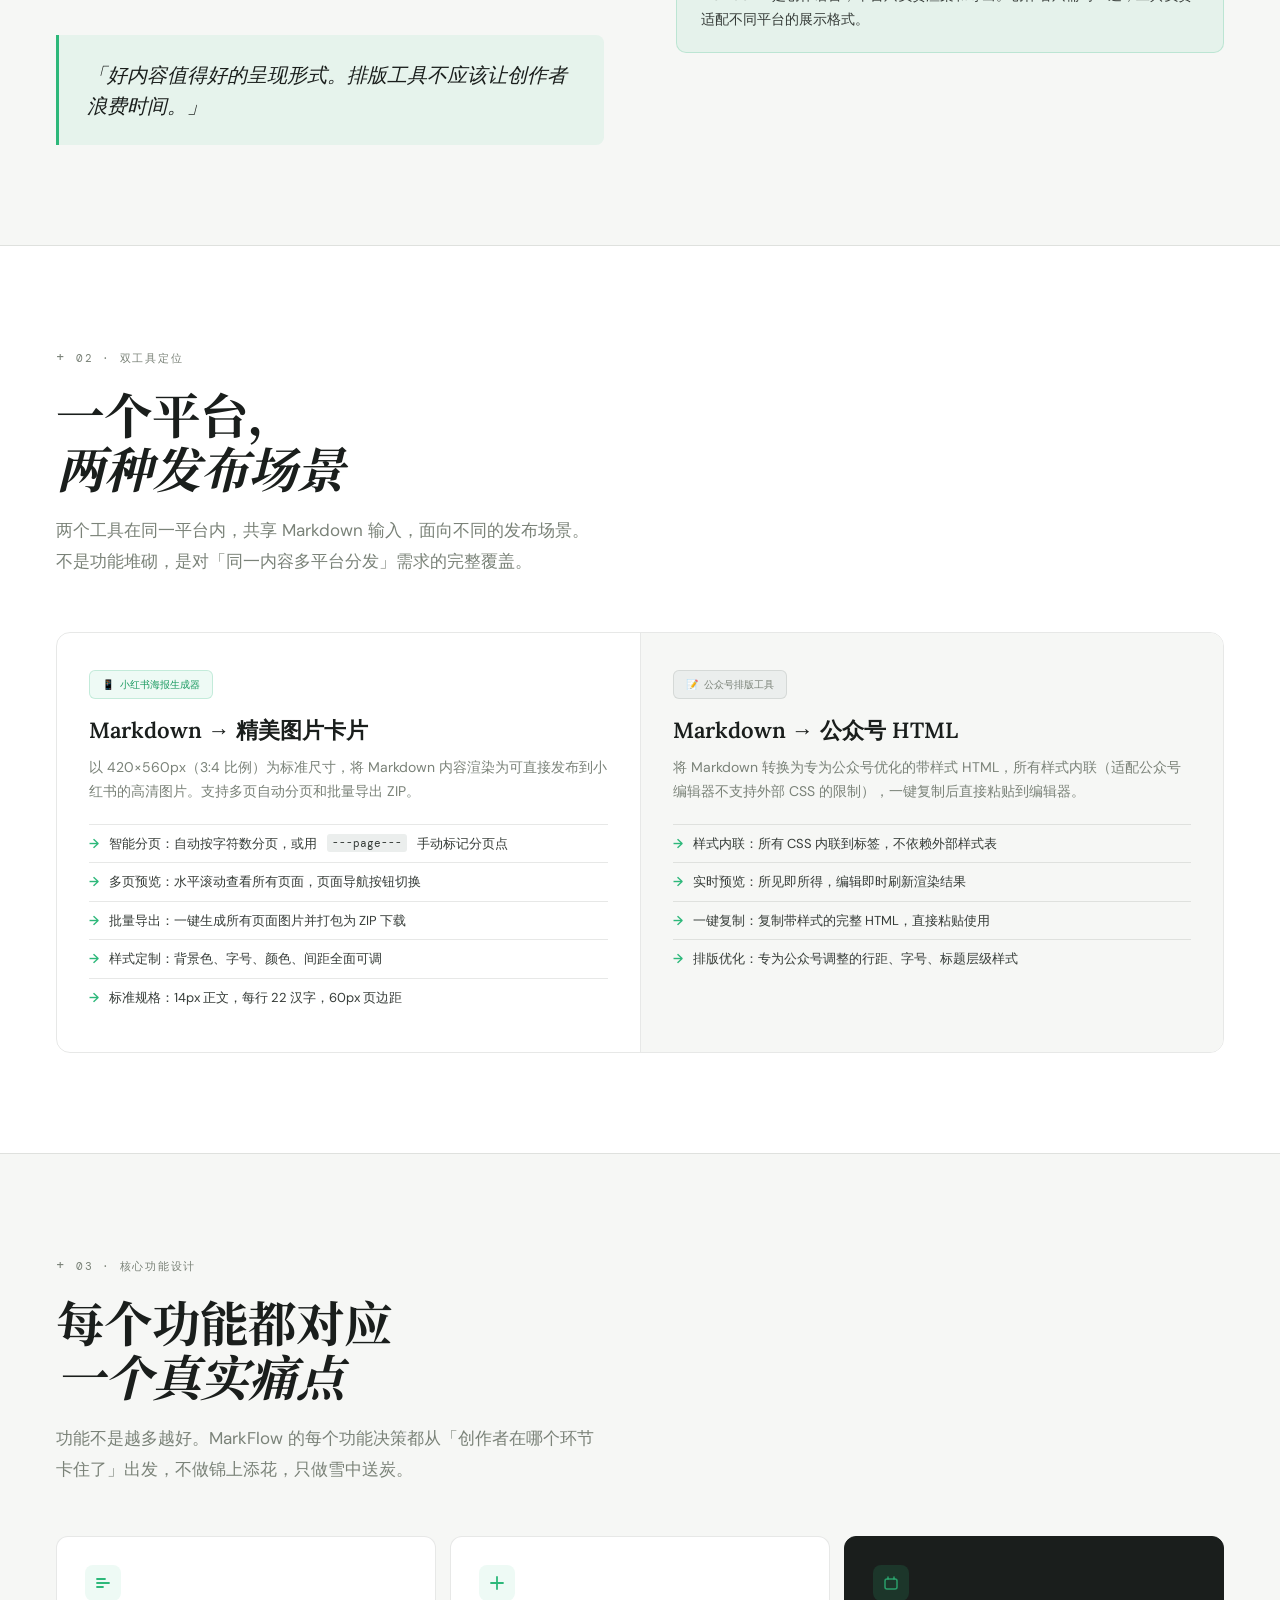
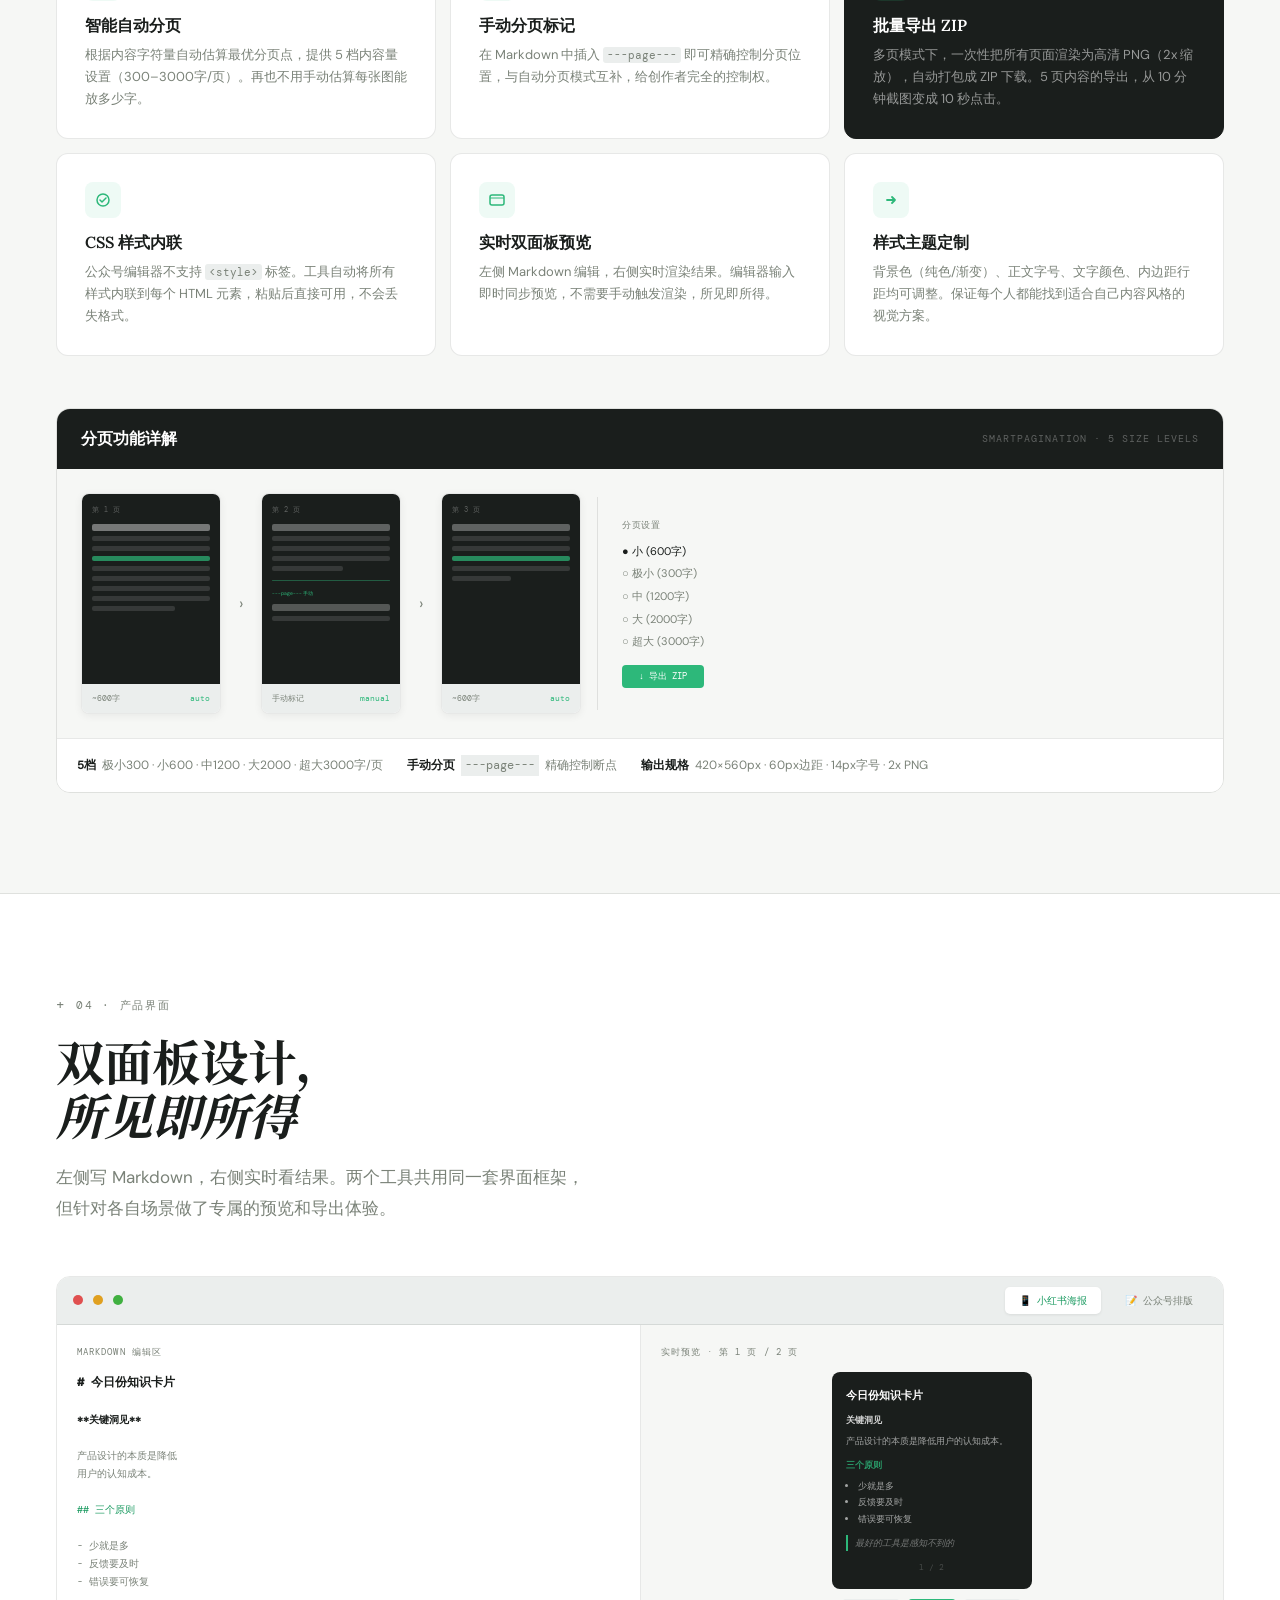
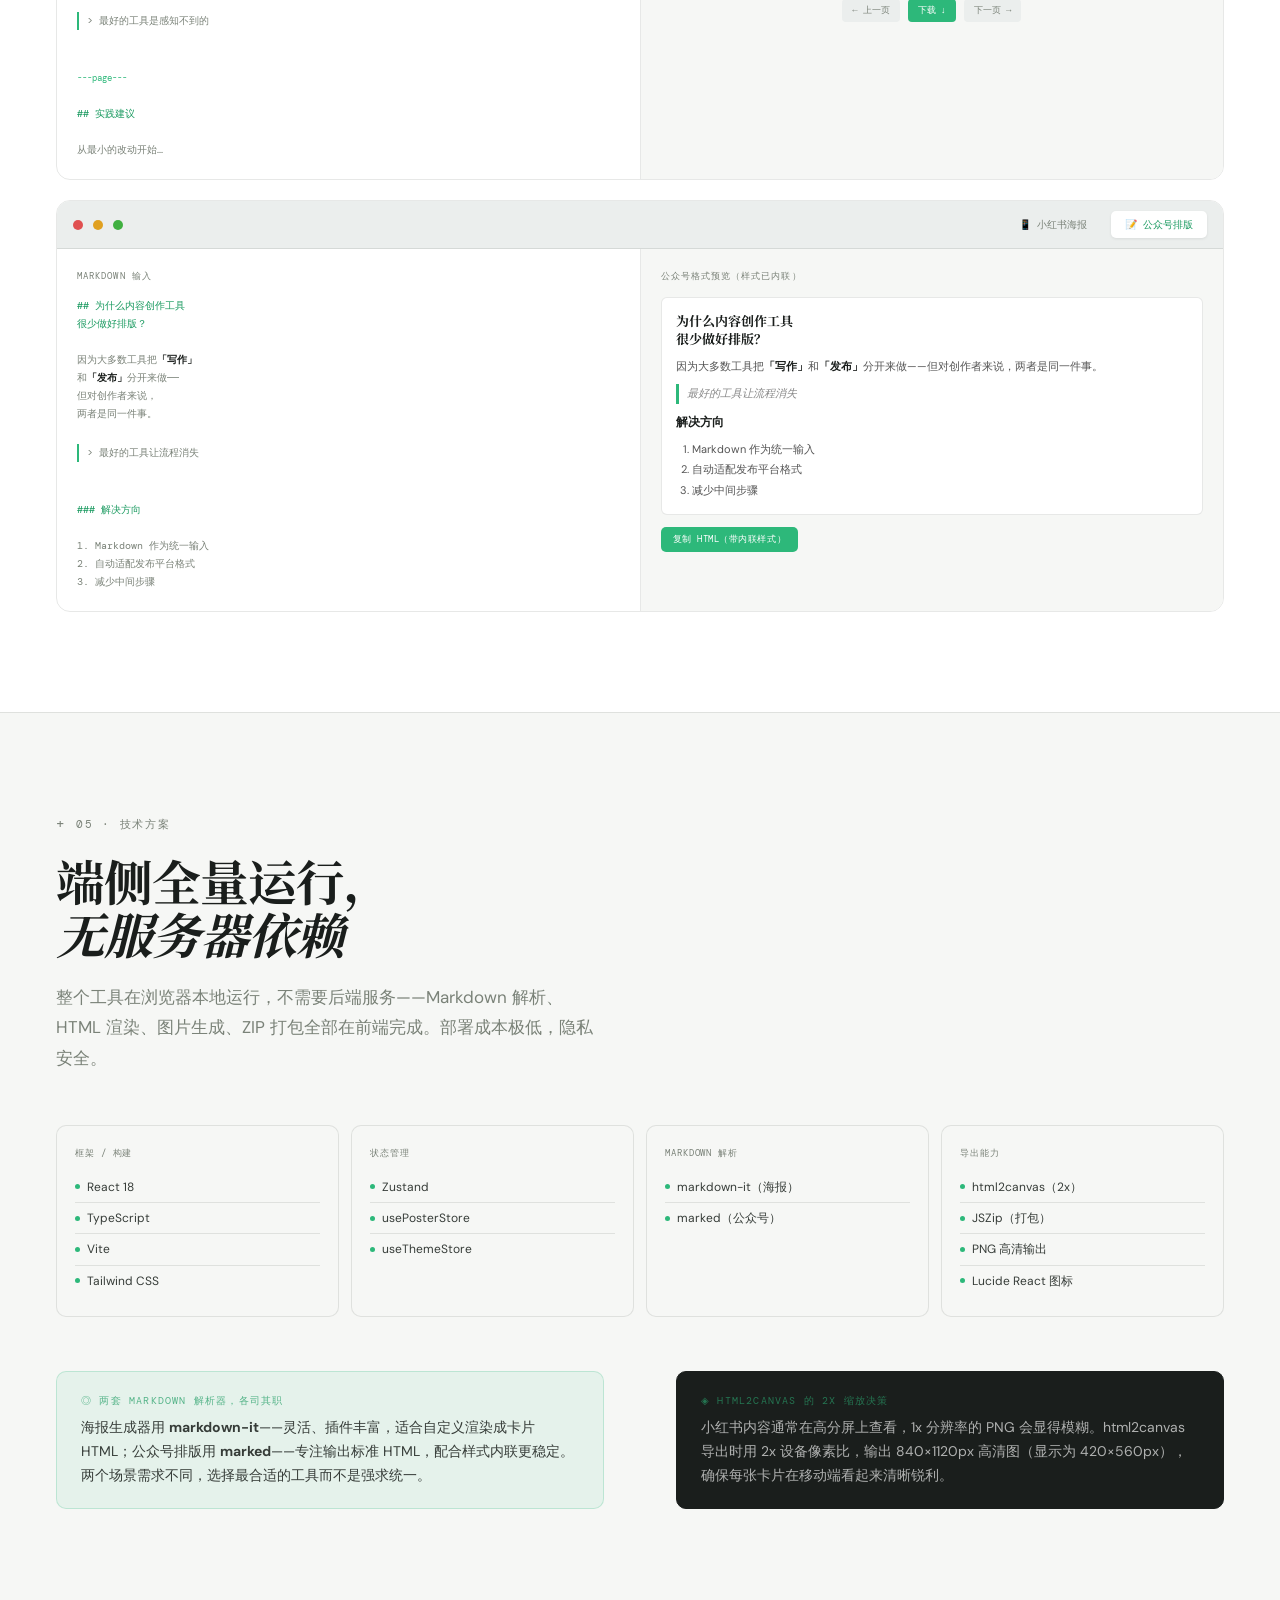
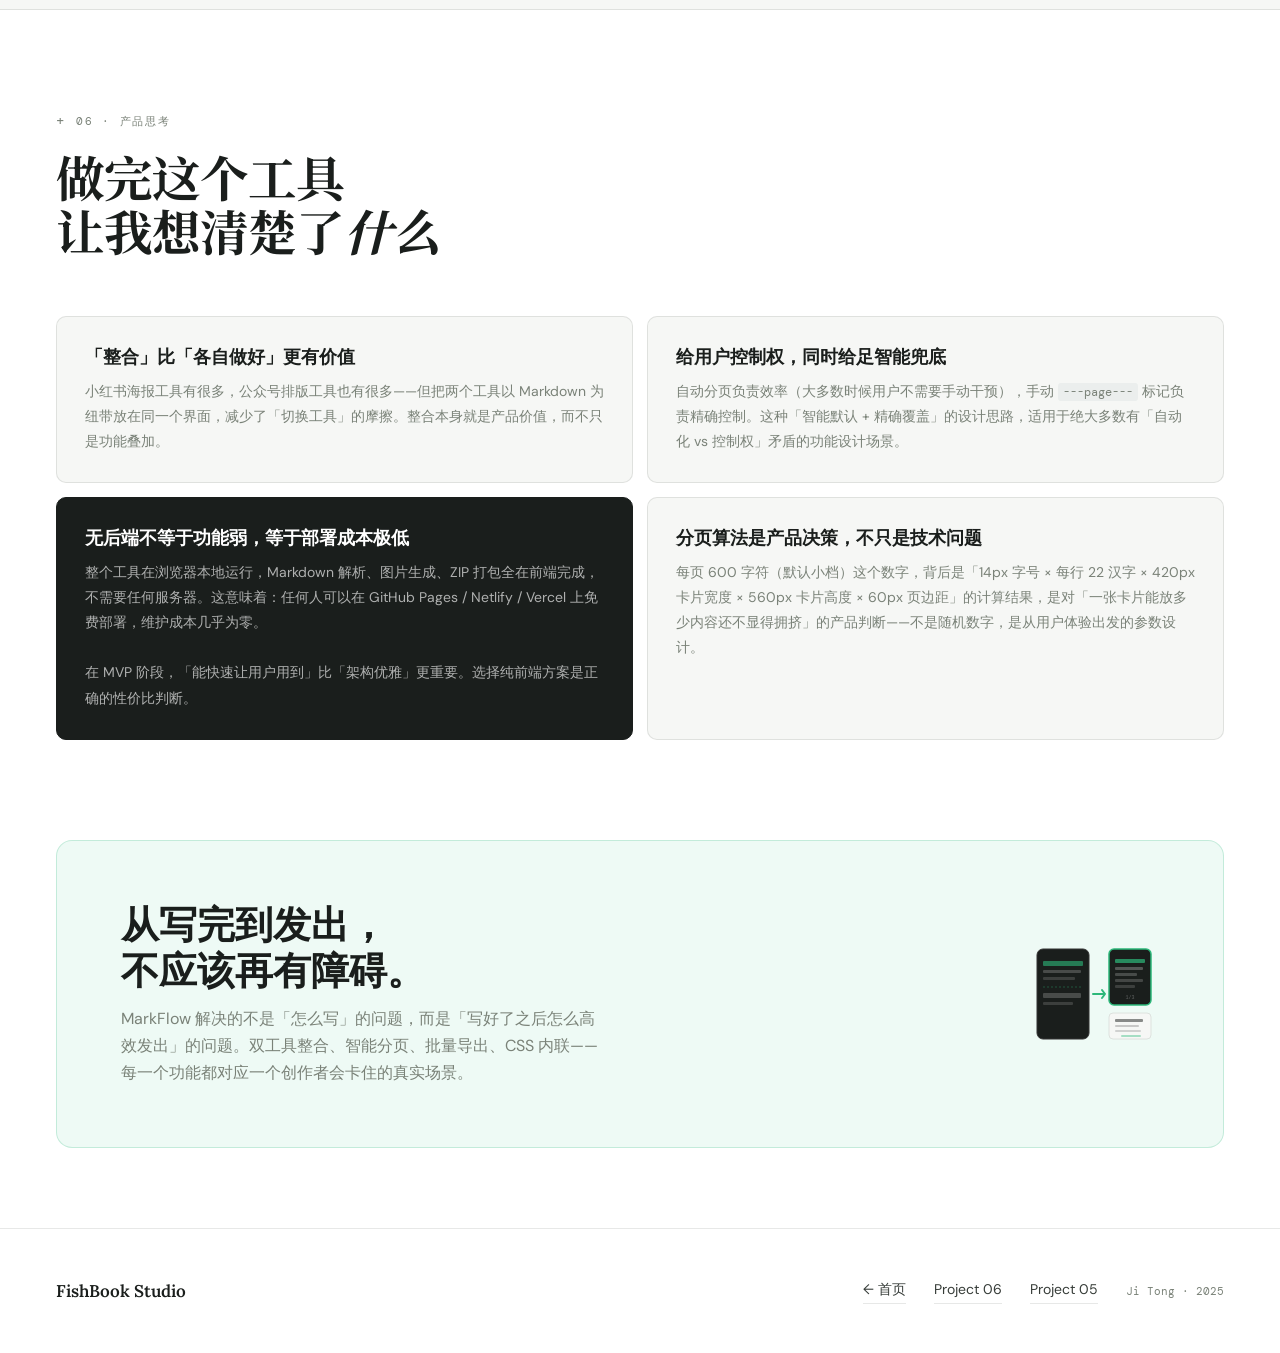
<file: markflow-case-study.html>
<!doctype html>
<html lang="zh">
  <head>
    <meta charset="UTF-8" />
    <meta name="viewport" content="width=device-width, initial-scale=1.0" />
    <title>MarkFlow — Case Study · Ji Tong</title>
    <link rel="preconnect" href="https://fonts.googleapis.com" />
    <link
      href="https://fonts.googleapis.com/css2?family=Lora:ital,wght@0,400;0,500;0,600;0,700;1,400;1,600&family=DM+Sans:wght@300;400;500&family=DM+Mono:wght@400;500&family=Noto+Serif+SC:wght@400;600;700&display=swap"
      rel="stylesheet"
    />
    <style>
      *,
      *::before,
      *::after {
        box-sizing: border-box;
        margin: 0;
        padding: 0;
      }
      :root {
        --bg: #ffffff;
        --bg2: #f6f7f5;
        --bg3: #ebeeed;
        --ink: #1a1e1c;
        --ink2: #363c38;
        --ink3: #7a8278;
        --gr: #2db87a;
        --gr2: #1a9a60;
        --gr-bg: rgba(45, 184, 122, 0.08);
        --gr-bd: rgba(45, 184, 122, 0.22);
        --pink: #e85a8a;
        --border: rgba(26, 30, 28, 0.1);
        --bd2: rgba(26, 30, 28, 0.06);
      }
      html {
        scroll-behavior: smooth;
      }
      body {
        background: var(--bg);
        color: var(--ink2);
        font-family: "DM Sans", sans-serif;
        font-size: 16px;
        line-height: 1.7;
        overflow-x: hidden;
      }

      nav {
        position: fixed;
        top: 0;
        left: 0;
        right: 0;
        z-index: 100;
        padding: 18px 56px;
        display: flex;
        justify-content: space-between;
        align-items: center;
        background: rgba(255, 255, 255, 0.93);
        backdrop-filter: blur(14px);
        border-bottom: 1px solid var(--bd2);
      }
      .nav-logo {
        font-family: "Lora", serif;
        font-size: 16px;
        font-weight: 600;
        color: var(--ink);
        display: flex;
        align-items: center;
        gap: 10px;
      }
      .nav-links {
        display: flex;
        gap: 32px;
        list-style: none;
      }
      .nav-links a {
        font-size: 15px;
        color: var(--ink2);
        text-decoration: none;
      }
      .nav-links a:hover {
        color: var(--ink);
      }
      .nav-cta {
        background: var(--ink);
        color: #fff;
        border: none;
        padding: 9px 22px;
        border-radius: 8px;
        font-size: 14px;
        cursor: pointer;
        font-family: "DM Sans", sans-serif;
      }

      /* HERO */
      .hero {
        min-height: 100vh;
        padding: 120px 56px 80px;
        display: flex;
        flex-direction: column;
        align-items: center;
        text-align: center;
        position: relative;
        overflow: hidden;
        border-bottom: 1px solid var(--border);
      }
      .doodle {
        position: absolute;
        opacity: 0.1;
        pointer-events: none;
      }
      .d-tl {
        top: 150px;
        left: 52px;
        transform: rotate(-7deg);
      }
      .d-tr {
        top: 148px;
        right: 60px;
        transform: rotate(8deg);
      }
      .d-ml {
        top: 44%;
        left: 30px;
        transform: translateY(-50%) rotate(-5deg);
      }
      .d-mr {
        top: 46%;
        right: 30px;
        transform: translateY(-50%) rotate(6deg);
      }
      .d-bl {
        bottom: 165px;
        left: 62px;
        transform: rotate(-3deg);
      }
      .d-br {
        bottom: 125px;
        right: 56px;
        transform: rotate(9deg);
      }

      .hero-illo {
        width: 300px;
        height: 210px;
        margin-bottom: 28px;
      }
      .eyebrow {
        font-family: "DM Mono", monospace;
        font-size: 11px;
        letter-spacing: 0.16em;
        color: var(--ink3);
        text-transform: uppercase;
        margin-bottom: 28px;
      }
      .hero-title {
        font-family: "Lora", "Noto Serif SC", serif;
        font-size: clamp(44px, 5.5vw, 82px);
        font-weight: 700;
        line-height: 1.06;
        color: var(--ink);
        max-width: 820px;
        margin-bottom: 20px;
        letter-spacing: -0.02em;
      }
      .hero-title em {
        font-style: italic;
        color: var(--gr);
      }
      .hero-sub {
        font-size: 18px;
        color: var(--ink3);
        max-width: 540px;
        line-height: 1.75;
        margin-bottom: 44px;
      }
      .hero-btns {
        display: flex;
        gap: 14px;
        align-items: center;
        justify-content: center;
        margin-bottom: 72px;
      }
      .btn-p {
        background: var(--gr);
        color: #fff;
        padding: 14px 36px;
        border-radius: 10px;
        font-size: 16px;
        text-decoration: none;
        border: none;
        cursor: pointer;
        font-family: "DM Sans", sans-serif;
        transition: transform 0.2s;
      }
      .btn-p:hover {
        transform: translateY(-1px);
      }
      .btn-g {
        color: var(--ink2);
        font-size: 15px;
        text-decoration: none;
        border-bottom: 1px solid var(--border);
      }
      .hero-stats {
        display: flex;
        gap: 52px;
        align-items: center;
        border-top: 1px solid var(--border);
        padding-top: 40px;
        flex-wrap: wrap;
        justify-content: center;
      }
      .hs-num {
        font-family: "Lora", serif;
        font-size: 36px;
        font-weight: 700;
        color: var(--ink);
        display: block;
        line-height: 1;
      }
      .hs-label {
        font-size: 13px;
        color: var(--ink3);
        margin-top: 4px;
        display: block;
      }

      section {
        padding: 100px 56px;
      }
      .stag {
        font-family: "DM Mono", monospace;
        font-size: 11px;
        letter-spacing: 0.16em;
        color: var(--ink3);
        text-transform: uppercase;
        margin-bottom: 20px;
        display: flex;
        align-items: center;
        gap: 10px;
      }
      .stag::before {
        content: "+";
        font-size: 14px;
      }
      .stitle {
        font-family: "Lora", "Noto Serif SC", serif;
        font-size: clamp(32px, 3.8vw, 56px);
        font-weight: 700;
        line-height: 1.1;
        color: var(--ink);
        margin-bottom: 18px;
        letter-spacing: -0.02em;
      }
      .stitle em {
        font-style: italic;
      }
      .sbody {
        font-size: 17px;
        color: var(--ink3);
        max-width: 540px;
        line-height: 1.8;
      }
      .two-col {
        display: grid;
        grid-template-columns: 1fr 1fr;
        gap: 72px;
        margin-top: 56px;
      }
      .sec-alt {
        background: var(--bg2);
        border-top: 1px solid var(--border);
        border-bottom: 1px solid var(--border);
      }

      /* PAIN */
      .pain-row {
        display: flex;
        gap: 20px;
        padding: 24px 0;
        border-bottom: 1px solid var(--border);
      }
      .pain-row:last-child {
        border-bottom: none;
      }
      .pain-icon {
        flex-shrink: 0;
        margin-top: 2px;
      }
      .pain-row h4 {
        font-family: "Lora", serif;
        font-size: 17px;
        font-weight: 600;
        color: var(--ink);
        margin-bottom: 5px;
      }
      .pain-row p {
        font-size: 14px;
        color: var(--ink3);
        line-height: 1.7;
      }
      .quote-blk {
        margin-top: 36px;
        padding: 24px 28px;
        font-family: "Lora", serif;
        font-size: 20px;
        font-style: italic;
        color: var(--ink);
        line-height: 1.55;
        border-left: 3px solid var(--gr);
        background: var(--gr-bg);
        border-radius: 0 8px 8px 0;
      }

      /* DARK INSIGHT */
      .insight {
        background: var(--ink);
        border-radius: 12px;
        padding: 36px;
      }
      .insight .itag {
        display: inline-block;
        background: var(--gr);
        color: #fff;
        padding: 2px 10px;
        border-radius: 4px;
        font-size: 11px;
        font-family: "DM Mono", monospace;
        margin-bottom: 14px;
      }
      .insight h3 {
        font-family: "Lora", serif;
        font-size: 22px;
        font-weight: 700;
        color: #fff;
        margin-bottom: 14px;
        line-height: 1.3;
      }
      .insight p {
        font-size: 15px;
        color: rgba(255, 255, 255, 0.6);
        line-height: 1.8;
      }

      /* INFO BOXES */
      .ibox {
        border-radius: 10px;
        padding: 20px 24px;
        margin-top: 14px;
        border: 1px solid;
      }
      .ibox .ilabel {
        font-family: "DM Mono", monospace;
        font-size: 10px;
        letter-spacing: 0.12em;
        text-transform: uppercase;
        margin-bottom: 7px;
        opacity: 0.7;
      }
      .ibox p {
        font-size: 14px;
        color: var(--ink2);
        line-height: 1.7;
      }
      .ibox-gr {
        background: var(--gr-bg);
        border-color: var(--gr-bd);
      }
      .ibox-gr .ilabel {
        color: var(--gr2);
      }
      .ibox-gray {
        background: var(--bg3);
        border-color: var(--border);
      }
      .ibox-gray .ilabel {
        color: var(--ink3);
      }
      .ibox-dark {
        background: var(--ink);
        border-color: var(--ink);
      }
      .ibox-dark .ilabel {
        color: rgba(45, 184, 122, 0.8);
      }
      .ibox-dark p {
        color: rgba(255, 255, 255, 0.65);
      }

      /* TOOL COMPARISON */
      .tool-compare {
        display: grid;
        grid-template-columns: 1fr 1px 1fr;
        gap: 0;
        margin-top: 56px;
        border: 1px solid var(--border);
        border-radius: 14px;
        overflow: hidden;
      }
      .tc-divider {
        background: var(--border);
      }
      .tc-col {
        padding: 36px 32px;
      }
      .tc-col-right {
        background: var(--bg2);
      }
      .tc-badge {
        display: inline-flex;
        align-items: center;
        gap: 8px;
        background: var(--bg3);
        border: 1px solid var(--border);
        border-radius: 6px;
        padding: 5px 12px;
        font-family: "DM Mono", monospace;
        font-size: 10px;
        color: var(--ink3);
        margin-bottom: 18px;
      }
      .tc-badge.active {
        background: var(--gr-bg);
        border-color: var(--gr-bd);
        color: var(--gr2);
      }
      .tc-col h3 {
        font-family: "Lora", serif;
        font-size: 22px;
        font-weight: 600;
        color: var(--ink);
        margin-bottom: 10px;
        line-height: 1.25;
      }
      .tc-col p {
        font-size: 14px;
        color: var(--ink3);
        line-height: 1.75;
        margin-bottom: 20px;
      }
      .tc-feat {
        display: flex;
        gap: 10px;
        padding: 9px 0;
        border-top: 1px solid var(--border);
        font-size: 13px;
        color: var(--ink2);
        align-items: flex-start;
        line-height: 1.5;
      }
      .tc-feat::before {
        content: "→";
        color: var(--gr);
        flex-shrink: 0;
        font-weight: 600;
      }

      /* FEATURE GRID */
      .feat-grid {
        display: grid;
        grid-template-columns: repeat(3, 1fr);
        gap: 14px;
        margin-top: 52px;
      }
      .fg {
        border: 1px solid var(--border);
        border-radius: 12px;
        padding: 28px;
        background: var(--bg);
      }
      .fg-icon {
        width: 36px;
        height: 36px;
        background: var(--gr-bg);
        border-radius: 8px;
        display: flex;
        align-items: center;
        justify-content: center;
        margin-bottom: 14px;
      }
      .fg h4 {
        font-family: "Lora", serif;
        font-size: 16px;
        font-weight: 600;
        color: var(--ink);
        margin-bottom: 8px;
        line-height: 1.3;
      }
      .fg p {
        font-size: 13px;
        color: var(--ink3);
        line-height: 1.7;
      }
      .fg-hl {
        background: var(--ink);
        border-color: var(--ink);
      }
      .fg-hl h4 {
        color: #fff;
      }
      .fg-hl p {
        color: rgba(255, 255, 255, 0.55);
      }
      .fg-hl .fg-icon {
        background: rgba(45, 184, 122, 0.15);
      }

      /* PAGINATION VISUAL */
      .page-demo {
        margin-top: 52px;
        border: 1px solid var(--border);
        border-radius: 14px;
        overflow: hidden;
      }
      .pd-header {
        background: var(--ink);
        padding: 16px 24px;
        display: flex;
        align-items: center;
        gap: 12px;
      }
      .pd-header h3 {
        font-family: "Lora", serif;
        font-size: 16px;
        color: #fff;
        font-weight: 600;
      }
      .pd-header span {
        font-family: "DM Mono", monospace;
        font-size: 10px;
        color: rgba(255, 255, 255, 0.3);
        letter-spacing: 0.1em;
        text-transform: uppercase;
        margin-left: auto;
      }
      .pd-body {
        display: flex;
        padding: 24px;
        gap: 16px;
        background: var(--bg2);
        overflow-x: auto;
      }
      .pd-card {
        flex-shrink: 0;
        width: 140px;
        background: #fff;
        border: 1px solid var(--border);
        border-radius: 8px;
        overflow: hidden;
        box-shadow: 0 2px 8px rgba(0, 0, 0, 0.06);
      }
      .pd-card-top {
        background: var(--ink);
        padding: 10px;
        height: 190px;
        display: flex;
        flex-direction: column;
        gap: 5px;
      }
      .pd-card-title {
        font-family: "DM Mono", monospace;
        font-size: 7px;
        color: rgba(255, 255, 255, 0.3);
        letter-spacing: 0.08em;
        text-transform: uppercase;
        margin-bottom: 4px;
      }
      .pd-line {
        height: 5px;
        background: rgba(255, 255, 255, 0.12);
        border-radius: 2px;
      }
      .pd-line.bold {
        background: rgba(255, 255, 255, 0.4);
        height: 7px;
      }
      .pd-line.gr {
        background: var(--gr);
        opacity: 0.7;
      }
      .pd-card-foot {
        padding: 8px 10px;
        background: var(--bg3);
        font-family: "DM Mono", monospace;
        font-size: 8px;
        color: var(--ink3);
        display: flex;
        justify-content: space-between;
      }
      .pd-sep {
        flex-shrink: 0;
        width: 1px;
        background: var(--border);
        margin: 4px 0;
      }
      .pd-arrow {
        flex-shrink: 0;
        display: flex;
        align-items: center;
        font-size: 16px;
        color: var(--ink3);
        padding: 0 2px;
      }
      .pd-info {
        padding: 16px 20px;
        background: var(--bg);
        border-top: 1px solid var(--border);
        font-size: 12px;
        color: var(--ink3);
        display: flex;
        gap: 24px;
      }
      .pd-info span {
        display: flex;
        gap: 6px;
        align-items: center;
      }
      .pd-info strong {
        color: var(--ink);
      }

      /* EDITOR MOCK */
      .editor-mock {
        margin-top: 52px;
        border: 1px solid var(--border);
        border-radius: 14px;
        overflow: hidden;
      }
      .em-bar {
        background: var(--bg3);
        padding: 10px 16px;
        display: flex;
        align-items: center;
        gap: 10px;
        border-bottom: 1px solid var(--border);
      }
      .em-dot {
        width: 10px;
        height: 10px;
        border-radius: 50%;
      }
      .em-tab {
        padding: 5px 14px;
        font-family: "DM Mono", monospace;
        font-size: 10px;
        border-radius: 5px;
        cursor: default;
      }
      .em-tab.active {
        background: #fff;
        color: var(--gr2);
        box-shadow: 0 1px 3px rgba(0, 0, 0, 0.08);
      }
      .em-tab.inactive {
        color: var(--ink3);
      }
      .em-body {
        display: grid;
        grid-template-columns: 1fr 1px 1fr;
      }
      .em-pane {
        padding: 20px;
      }
      .em-pane-right {
        background: var(--bg2);
      }
      .em-divider {
        background: var(--border);
      }
      .em-pane-label {
        font-family: "DM Mono", monospace;
        font-size: 9px;
        letter-spacing: 0.12em;
        color: var(--ink3);
        text-transform: uppercase;
        margin-bottom: 12px;
      }
      .em-code {
        font-family: "DM Mono", monospace;
        font-size: 10px;
        line-height: 1.8;
        color: var(--ink3);
      }
      .em-code .kw {
        color: var(--gr2);
      }
      .em-code .h1 {
        color: var(--ink);
        font-size: 12px;
        font-weight: 600;
      }
      .em-code .bold {
        color: var(--ink);
        font-weight: 600;
      }
      .em-code .quote {
        color: var(--ink3);
        border-left: 2px solid var(--gr);
        padding-left: 8px;
        display: block;
        margin: 3px 0;
      }
      .em-preview h4 {
        font-family: "Lora", serif;
        font-size: 14px;
        font-weight: 700;
        color: var(--ink);
        margin-bottom: 6px;
      }
      .em-preview p {
        font-size: 11px;
        color: var(--ink3);
        line-height: 1.8;
        margin-bottom: 6px;
      }
      .em-preview ul {
        font-size: 11px;
        color: var(--ink2);
        padding-left: 14px;
        line-height: 1.8;
      }
      .em-copy-btn {
        margin: 12px 0 0;
        display: inline-block;
        background: var(--gr);
        color: #fff;
        font-family: "DM Mono", monospace;
        font-size: 9px;
        padding: 5px 12px;
        border-radius: 5px;
        letter-spacing: 0.06em;
      }

      /* TECH STACK */
      .tech-row {
        display: grid;
        grid-template-columns: repeat(4, 1fr);
        gap: 12px;
        margin-top: 52px;
      }
      .tr {
        background: var(--bg2);
        border: 1px solid var(--border);
        border-radius: 10px;
        padding: 20px 18px;
      }
      .tr-label {
        font-family: "DM Mono", monospace;
        font-size: 9px;
        color: var(--ink3);
        letter-spacing: 0.1em;
        text-transform: uppercase;
        margin-bottom: 10px;
      }
      .tr-item {
        font-size: 12px;
        color: var(--ink2);
        padding: 5px 0;
        border-bottom: 1px solid var(--border);
        display: flex;
        align-items: center;
        gap: 7px;
      }
      .tr-item:last-child {
        border-bottom: none;
      }
      .tr-item::before {
        content: "";
        width: 5px;
        height: 5px;
        border-radius: 50%;
        background: var(--gr);
        flex-shrink: 0;
      }

      /* REFLECTION */
      .ref-grid {
        display: grid;
        grid-template-columns: 1fr 1fr;
        gap: 14px;
        margin-top: 56px;
      }
      .rc {
        background: var(--bg2);
        border: 1px solid var(--border);
        border-radius: 10px;
        padding: 28px;
      }
      .rc h4 {
        font-family: "Lora", serif;
        font-size: 18px;
        font-weight: 600;
        color: var(--ink);
        margin-bottom: 10px;
        line-height: 1.3;
      }
      .rc p {
        font-size: 14px;
        color: var(--ink3);
        line-height: 1.8;
      }
      .rc-hl {
        background: var(--ink);
        border-color: var(--ink);
      }
      .rc-hl h4 {
        color: #fff;
      }
      .rc-hl p {
        color: rgba(255, 255, 255, 0.65);
      }

      /* CTA */
      .cta-wrap {
        padding: 0 56px 80px;
      }
      .cta-inner {
        background: var(--gr-bg);
        border: 1px solid var(--gr-bd);
        border-radius: 16px;
        padding: 60px 64px;
        display: grid;
        grid-template-columns: 1fr auto;
        gap: 48px;
        align-items: center;
      }
      .cta-inner h2 {
        font-family: "Lora", serif;
        font-size: clamp(26px, 3vw, 40px);
        font-weight: 700;
        color: var(--ink);
        margin-bottom: 12px;
        line-height: 1.2;
      }
      .cta-inner p {
        font-size: 16px;
        color: var(--ink3);
        max-width: 480px;
        line-height: 1.7;
      }

      footer {
        padding: 48px 56px;
        border-top: 1px solid var(--border);
        display: flex;
        justify-content: space-between;
        align-items: center;
      }
      .fl {
        font-family: "Lora", serif;
        font-size: 17px;
        font-weight: 600;
        color: var(--ink);
      }
      .flinks {
        display: flex;
        gap: 28px;
        align-items: center;
      }
      .flink {
        font-size: 14px;
        color: var(--ink2);
        text-decoration: none;
        border-bottom: 1px solid var(--border);
        padding-bottom: 1px;
      }
      .fmeta {
        font-family: "DM Mono", monospace;
        font-size: 11px;
        color: var(--ink3);
      }

      .fade-up {
        opacity: 0;
        transform: translateY(20px);
        transition:
          opacity 0.7s ease,
          transform 0.7s ease;
      }
      .fade-up.visible {
        opacity: 1;
        transform: translateY(0);
      }
      .fade-up:nth-child(2) {
        transition-delay: 0.08s;
      }
      .fade-up:nth-child(3) {
        transition-delay: 0.16s;
      }

      @media (max-width: 960px) {
        nav {
          padding: 16px 24px;
        }
        .nav-links {
          display: none;
        }
        section {
          padding: 72px 24px;
        }
        .hero {
          padding: 100px 24px 64px;
        }
        .two-col,
        .ref-grid,
        .feat-grid {
          grid-template-columns: 1fr;
          gap: 20px;
        }
        .tool-compare {
          grid-template-columns: 1fr;
        }
        .tc-divider {
          display: none;
        }
        .tech-row {
          grid-template-columns: 1fr 1fr;
        }
        .em-body {
          grid-template-columns: 1fr;
        }
        .em-divider {
          display: none;
        }
        .cta-inner {
          grid-template-columns: 1fr;
        }
        .cta-wrap {
          padding: 0 24px 60px;
        }
        footer {
          flex-direction: column;
          gap: 14px;
          padding: 36px 24px;
          text-align: center;
        }
      }
    </style>
  </head>
  <body>
    <nav>
      <div class="nav-logo">
        <svg viewBox="0 0 20 20" fill="none" width="20" height="20">
          <path
            d="M4 10 L10 4 L16 10 L16 16 L4 16 Z"
            stroke="#1a1e1c"
            stroke-width="1.5"
            fill="none"
          />
          <path
            d="M7 16 L7 11 L10 8 L13 11 L13 16"
            stroke="#1a1e1c"
            stroke-width="1.5"
            fill="none"
          />
        </svg>
        FishBook Studio
      </div>
      <ul class="nav-links">
        <li><a href="#problem">问题</a></li>
        <li><a href="#tools">双工具</a></li>
        <li><a href="#features">功能</a></li>
        <li><a href="#tech">技术</a></li>
        <li><a href="#reflection">思考</a></li>
      </ul>
      <button class="nav-cta" onclick="history.back()">← 返回作品集</button>
    </nav>

    <!-- HERO -->
    <section class="hero">
      <!-- Doodles -->
      <div class="doodle d-tl">
        <svg width="78" height="68" viewBox="0 0 78 68" fill="none">
          <text
            x="2"
            y="14"
            font-size="9"
            fill="#1a1e1c"
            font-family="monospace"
            font-weight="bold"
          >
            # 小红书标题
          </text>
          <line
            x1="2"
            y1="19"
            x2="76"
            y2="19"
            stroke="#1a1e1c"
            stroke-width=".7"
          />
          <text
            x="2"
            y="30"
            font-size="7"
            fill="#1a1e1c"
            font-family="monospace"
          >
            **粗体** 和 _斜体_
          </text>
          <text
            x="2"
            y="41"
            font-size="7"
            fill="#1a1e1c"
            font-family="monospace"
          >
            - 列表项 1
          </text>
          <text
            x="2"
            y="51"
            font-size="7"
            fill="#1a1e1c"
            font-family="monospace"
          >
            - 列表项 2
          </text>
          <rect
            x="2"
            y="56"
            width="40"
            height="7"
            rx="2"
            fill="#1a1e1c"
            opacity=".08"
          />
          <text
            x="4"
            y="62"
            font-size="6"
            fill="#2db87a"
            font-family="monospace"
          >
            Markdown → 卡片
          </text>
        </svg>
      </div>
      <div class="doodle d-tr">
        <svg width="80" height="76" viewBox="0 0 80 76" fill="none">
          <!-- poster card outline -->
          <rect
            x="4"
            y="4"
            width="52"
            height="68"
            rx="5"
            stroke="#1a1e1c"
            stroke-width="1.5"
            fill="none"
          />
          <rect
            x="10"
            y="14"
            width="40"
            height="6"
            rx="1"
            fill="#1a1e1c"
            opacity=".2"
          />
          <rect
            x="10"
            y="24"
            width="40"
            height="4"
            rx="1"
            fill="#1a1e1c"
            opacity=".1"
          />
          <rect
            x="10"
            y="30"
            width="32"
            height="4"
            rx="1"
            fill="#1a1e1c"
            opacity=".1"
          />
          <rect
            x="10"
            y="38"
            width="40"
            height="4"
            rx="1"
            fill="#1a1e1c"
            opacity=".1"
          />
          <rect
            x="10"
            y="44"
            width="28"
            height="4"
            rx="1"
            fill="#1a1e1c"
            opacity=".1"
          />
          <line
            x1="10"
            y1="58"
            x2="50"
            y2="58"
            stroke="#1a1e1c"
            stroke-width=".8"
          />
          <rect
            x="14"
            y="62"
            width="32"
            height="5"
            rx="2"
            fill="#2db87a"
            opacity=".5"
          />
          <text
            x="4"
            y="75"
            font-size="7"
            fill="#1a1e1c"
            font-family="monospace"
          >
            420×560 · 3:4
          </text>
        </svg>
      </div>
      <div class="doodle d-ml">
        <svg width="82" height="72" viewBox="0 0 82 72" fill="none">
          <text
            x="2"
            y="12"
            font-size="8"
            fill="#1a1e1c"
            font-family="monospace"
          >
            分页设置
          </text>
          <line
            x1="2"
            y1="17"
            x2="80"
            y2="17"
            stroke="#1a1e1c"
            stroke-width=".7"
          />
          <text
            x="2"
            y="28"
            font-size="7"
            fill="#2db87a"
            font-family="monospace"
          >
            ● 多页模式
          </text>
          <text
            x="2"
            y="38"
            font-size="7"
            fill="#1a1e1c"
            font-family="monospace"
            opacity=".5"
          >
            ○ 单页模式
          </text>
          <line
            x1="2"
            y1="44"
            x2="80"
            y2="44"
            stroke="#1a1e1c"
            stroke-width=".5"
            stroke-dasharray="2 2"
          />
          <text
            x="2"
            y="55"
            font-size="7"
            fill="#1a1e1c"
            font-family="monospace"
          >
            每页约 600 字符
          </text>
          <rect
            x="2"
            y="60"
            width="50"
            height="5"
            rx="2"
            fill="#2db87a"
            opacity=".25"
          />
          <rect
            x="2"
            y="60"
            width="30"
            height="5"
            rx="2"
            fill="#2db87a"
            opacity=".5"
          />
          <text
            x="2"
            y="70"
            font-size="6"
            fill="#1a1e1c"
            font-family="monospace"
          >
            ⌘ ---page--- 手动分页
          </text>
        </svg>
      </div>
      <div class="doodle d-mr">
        <svg width="78" height="80" viewBox="0 0 78 80" fill="none">
          <text
            x="2"
            y="12"
            font-size="8"
            fill="#1a1e1c"
            font-family="monospace"
          >
            公众号排版
          </text>
          <line
            x1="2"
            y1="17"
            x2="76"
            y2="17"
            stroke="#1a1e1c"
            stroke-width=".7"
          />
          <!-- html output hint -->
          <text
            x="2"
            y="28"
            font-size="7"
            fill="#1a1e1c"
            font-family="monospace"
            opacity=".4"
          >
            &lt;h2 style="..."&gt;
          </text>
          <text
            x="2"
            y="38"
            font-size="7"
            fill="#1a1e1c"
            font-family="monospace"
            opacity=".4"
          >
            标题内容
          </text>
          <text
            x="2"
            y="48"
            font-size="7"
            fill="#1a1e1c"
            font-family="monospace"
            opacity=".4"
          >
            &lt;/h2&gt;
          </text>
          <text
            x="2"
            y="58"
            font-size="7"
            fill="#1a1e1c"
            font-family="monospace"
            opacity=".4"
          >
            &lt;p style="..."&gt;
          </text>
          <rect
            x="2"
            y="65"
            width="48"
            height="9"
            rx="3"
            fill="#2db87a"
            opacity=".7"
          />
          <text
            x="10"
            y="72"
            font-size="7"
            fill="white"
            font-family="monospace"
          >
            一键复制 HTML
          </text>
        </svg>
      </div>
      <div class="doodle d-bl">
        <svg width="84" height="60" viewBox="0 0 84 60" fill="none">
          <text
            x="2"
            y="12"
            font-size="8"
            fill="#1a1e1c"
            font-family="monospace"
          >
            批量导出
          </text>
          <line
            x1="2"
            y1="17"
            x2="82"
            y2="17"
            stroke="#1a1e1c"
            stroke-width=".7"
          />
          <!-- zip icon -->
          <rect
            x="10"
            y="22"
            width="32"
            height="28"
            rx="3"
            stroke="#1a1e1c"
            stroke-width="1.3"
            fill="none"
          />
          <line
            x1="16"
            y1="22"
            x2="16"
            y2="50"
            stroke="#1a1e1c"
            stroke-width="1"
            stroke-dasharray="2 2"
          />
          <text
            x="18"
            y="32"
            font-size="6"
            fill="#1a1e1c"
            font-family="monospace"
          >
            page1.png
          </text>
          <text
            x="18"
            y="40"
            font-size="6"
            fill="#1a1e1c"
            font-family="monospace"
          >
            page2.png
          </text>
          <text
            x="18"
            y="48"
            font-size="6"
            fill="#1a1e1c"
            font-family="monospace"
          >
            page3.png
          </text>
          <text
            x="45"
            y="36"
            font-size="7"
            fill="#1a1e1c"
            font-family="monospace"
          >
            → .zip
          </text>
        </svg>
      </div>
      <div class="doodle d-br">
        <svg width="76" height="64" viewBox="0 0 76 64" fill="none">
          <text
            x="2"
            y="12"
            font-size="8"
            fill="#1a1e1c"
            font-family="monospace"
          >
            Tech Stack
          </text>
          <line
            x1="2"
            y1="17"
            x2="74"
            y2="17"
            stroke="#1a1e1c"
            stroke-width=".7"
          />
          <text
            x="2"
            y="28"
            font-size="7"
            fill="#2db87a"
            font-family="monospace"
          >
            React 18
          </text>
          <text
            x="2"
            y="38"
            font-size="7"
            fill="#1a1e1c"
            font-family="monospace"
          >
            TypeScript
          </text>
          <text
            x="2"
            y="48"
            font-size="7"
            fill="#1a1e1c"
            font-family="monospace"
          >
            Vite + Tailwind
          </text>
          <text
            x="2"
            y="58"
            font-size="7"
            fill="#1a1e1c"
            font-family="monospace"
          >
            html2canvas · JSZip
          </text>
        </svg>
      </div>

      <div class="eyebrow">Case Study 07 · MarkFlow · Web App · 2025</div>
      <h1 class="hero-title">写完到发布，<br />不再有<em>格式地狱</em></h1>
      <p class="hero-sub">
        一个双工具平台：小红书海报生成器让 Markdown
        直接变成精美卡片，公众号排版工具让内容一键粘贴即用。内容创作者的「最后一公里」问题。
      </p>
      <div class="hero-btns">
        <button class="btn-p">查看产品设计</button>
        <a href="#problem" class="btn-g">从问题开始看</a>
      </div>
      <div class="hero-stats">
        <div class="hs">
          <span class="hs-num">2</span><span class="hs-label">工具合一</span>
        </div>
        <div class="hs">
          <span class="hs-num">智能</span
          ><span class="hs-label">自动分页 + 手动标记</span>
        </div>
        <div class="hs">
          <span class="hs-num">一键</span
          ><span class="hs-label">批量导出 ZIP</span>
        </div>
        <div class="hs">
          <span class="hs-num">React</span
          ><span class="hs-label">TypeScript · Vite</span>
        </div>
      </div>
    </section>

    <!-- PROBLEM -->
    <section class="sec-alt" id="problem">
      <div class="stag">01 · 问题洞察</div>
      <h2 class="stitle">内容创作者的<br /><em>最后一公里</em>困境</h2>

      <div class="two-col">
        <div>
          <div class="pain-row fade-up">
            <svg
              class="pain-icon"
              width="28"
              height="28"
              viewBox="0 0 28 28"
              fill="none"
            >
              <circle
                cx="14"
                cy="14"
                r="12"
                stroke="#1a1e1c"
                stroke-width="1.5"
                fill="none"
              />
              <line
                x1="14"
                y1="8"
                x2="14"
                y2="15"
                stroke="#1a1e1c"
                stroke-width="1.8"
                stroke-linecap="round"
              />
              <circle cx="14" cy="19" r="1.5" fill="#1a1e1c" />
            </svg>
            <div>
              <h4>写好了内容，排版又是一场噩梦</h4>
              <p>
                用 Markdown
                写完文章，要发小红书就得截图、裁剪、调整，格式全乱；要发公众号就得在编辑器里手动调字体、行距、颜色——写作和排版完全割裂。
              </p>
            </div>
          </div>
          <div class="pain-row fade-up">
            <svg
              class="pain-icon"
              width="28"
              height="28"
              viewBox="0 0 28 28"
              fill="none"
            >
              <circle
                cx="14"
                cy="14"
                r="12"
                stroke="#1a1e1c"
                stroke-width="1.5"
                fill="none"
              />
              <path
                d="M10 10 L18 18 M18 10 L10 18"
                stroke="#1a1e1c"
                stroke-width="1.8"
                stroke-linecap="round"
              />
            </svg>
            <div>
              <h4>多平台内容需要重复排版</h4>
              <p>
                同一篇内容，小红书要做成图片卡片，公众号要生成富文本
                HTML，是两套完全不同的操作流程，时间大量浪费在格式转换上而不是创作本身。
              </p>
            </div>
          </div>
          <div class="pain-row fade-up">
            <svg
              class="pain-icon"
              width="28"
              height="28"
              viewBox="0 0 28 28"
              fill="none"
            >
              <circle
                cx="14"
                cy="14"
                r="12"
                stroke="#1a1e1c"
                stroke-width="1.5"
                fill="none"
              />
              <path
                d="M9 18 Q14 10 19 18"
                stroke="#1a1e1c"
                stroke-width="1.5"
                fill="none"
              />
              <circle
                cx="14"
                cy="10"
                r="2.5"
                stroke="#1a1e1c"
                stroke-width="1.5"
                fill="none"
              />
            </svg>
            <div>
              <h4>长内容分页是手工体力活</h4>
              <p>
                小红书卡片有尺寸限制（420×560px），长文章需要手动切分多张图，估算哪里断开、每张图放多少字——完全没有规律可循，每次都要重来。
              </p>
            </div>
          </div>
          <div class="quote-blk fade-up">
            「好内容值得好的呈现形式。排版工具不应该让创作者浪费时间。」
          </div>
        </div>

        <div class="fade-up">
          <div class="insight">
            <span class="itag">PM 洞察</span>
            <h3>两个平台，一套 Markdown，一次写作</h3>
            <p>
              小红书和公众号是中文内容创作者最重要的两个发布渠道，但它们的排版需求截然不同：小红书需要图片卡片（固定尺寸、视觉驱动），公众号需要富文本
              HTML（可读性优先、样式内联）。
            </p>
            <br />
            <p>
              把两个工具整合在一个平台里，以 Markdown
              作为统一的创作输入，让分发（排版）和创作分离——这才是真正减少创作者摩擦的产品思路。
            </p>
          </div>
          <div class="ibox ibox-gr" style="margin-top: 14px">
            <div class="ilabel">◎ 核心设计原则</div>
            <p>
              Markdown
              是创作语言，平台只负责渲染和导出。创作者只需写一遍，工具负责适配不同平台的展示格式。
            </p>
          </div>
        </div>
      </div>
    </section>

    <!-- TWO TOOLS -->
    <section id="tools">
      <div class="stag">02 · 双工具定位</div>
      <h2 class="stitle">一个平台，<br /><em>两种发布场景</em></h2>
      <p class="sbody">
        两个工具在同一平台内，共享 Markdown
        输入，面向不同的发布场景。不是功能堆砌，是对「同一内容多平台分发」需求的完整覆盖。
      </p>

      <div class="tool-compare fade-up">
        <div class="tc-col">
          <div class="tc-badge active">📱 小红书海报生成器</div>
          <h3>Markdown → 精美图片卡片</h3>
          <p>
            以 420×560px（3:4 比例）为标准尺寸，将 Markdown
            内容渲染为可直接发布到小红书的高清图片。支持多页自动分页和批量导出
            ZIP。
          </p>
          <div class="tc-feat">
            智能分页：自动按字符数分页，或用
            <code
              style="
                font-family: &quot;DM Mono&quot;, monospace;
                font-size: 11px;
                background: var(--bg3);
                padding: 1px 5px;
                border-radius: 3px;
              "
              >---page---</code
            >
            手动标记分页点
          </div>
          <div class="tc-feat">
            多页预览：水平滚动查看所有页面，页面导航按钮切换
          </div>
          <div class="tc-feat">
            批量导出：一键生成所有页面图片并打包为 ZIP 下载
          </div>
          <div class="tc-feat">样式定制：背景色、字号、颜色、间距全面可调</div>
          <div class="tc-feat">
            标准规格：14px 正文，每行 22 汉字，60px 页边距
          </div>
        </div>
        <div class="tc-divider"></div>
        <div class="tc-col tc-col-right">
          <div class="tc-badge">📝 公众号排版工具</div>
          <h3>Markdown → 公众号 HTML</h3>
          <p>
            将 Markdown 转换为专为公众号优化的带样式
            HTML，所有样式内联（适配公众号编辑器不支持外部 CSS
            的限制），一键复制后直接粘贴到编辑器。
          </p>
          <div class="tc-feat">
            样式内联：所有 CSS 内联到标签，不依赖外部样式表
          </div>
          <div class="tc-feat">实时预览：所见即所得，编辑即时刷新渲染结果</div>
          <div class="tc-feat">
            一键复制：复制带样式的完整 HTML，直接粘贴使用
          </div>
          <div class="tc-feat">
            排版优化：专为公众号调整的行距、字号、标题层级样式
          </div>
        </div>
      </div>
    </section>

    <!-- FEATURES -->
    <section class="sec-alt" id="features">
      <div class="stag">03 · 核心功能设计</div>
      <h2 class="stitle">每个功能都对应<br /><em>一个真实痛点</em></h2>
      <p class="sbody">
        功能不是越多越好。MarkFlow
        的每个功能决策都从「创作者在哪个环节卡住了」出发，不做锦上添花，只做雪中送炭。
      </p>

      <div class="feat-grid fade-up">
        <div class="fg">
          <div class="fg-icon">
            <svg width="18" height="18" viewBox="0 0 18 18" fill="none">
              <path
                d="M3 9 L15 9 M3 5 L11 5 M3 13 L9 13"
                stroke="#2db87a"
                stroke-width="1.8"
                stroke-linecap="round"
              />
            </svg>
          </div>
          <h4>智能自动分页</h4>
          <p>
            根据内容字符量自动估算最优分页点，提供 5
            档内容量设置（300–3000字/页）。再也不用手动估算每张图能放多少字。
          </p>
        </div>
        <div class="fg">
          <div class="fg-icon">
            <svg width="18" height="18" viewBox="0 0 18 18" fill="none">
              <path
                d="M9 3 L9 15 M3 9 L15 9"
                stroke="#2db87a"
                stroke-width="1.8"
                stroke-linecap="round"
              />
            </svg>
          </div>
          <h4>手动分页标记</h4>
          <p>
            在 Markdown 中插入
            <code
              style="
                font-family: &quot;DM Mono&quot;, monospace;
                font-size: 11px;
                background: var(--bg3);
                padding: 1px 4px;
                border-radius: 3px;
              "
              >---page---</code
            >
            即可精确控制分页位置，与自动分页模式互补，给创作者完全的控制权。
          </p>
        </div>
        <div class="fg fg-hl">
          <div class="fg-icon">
            <svg width="18" height="18" viewBox="0 0 18 18" fill="none">
              <rect
                x="3"
                y="5"
                width="12"
                height="10"
                rx="2"
                stroke="rgba(45,184,122,.8)"
                stroke-width="1.5"
              />
              <path
                d="M6 3 L6 5 M12 3 L12 5"
                stroke="rgba(45,184,122,.8)"
                stroke-width="1.5"
                stroke-linecap="round"
              />
            </svg>
          </div>
          <h4>批量导出 ZIP</h4>
          <p>
            多页模式下，一次性把所有页面渲染为高清 PNG（2x 缩放），自动打包成
            ZIP 下载。5 页内容的导出，从 10 分钟截图变成 10 秒点击。
          </p>
        </div>
        <div class="fg">
          <div class="fg-icon">
            <svg width="18" height="18" viewBox="0 0 18 18" fill="none">
              <circle cx="9" cy="9" r="6" stroke="#2db87a" stroke-width="1.5" />
              <path
                d="M6 9 L8 11 L12 7"
                stroke="#2db87a"
                stroke-width="1.5"
                stroke-linecap="round"
                stroke-linejoin="round"
              />
            </svg>
          </div>
          <h4>CSS 样式内联</h4>
          <p>
            公众号编辑器不支持
            <code
              style="
                font-size: 11px;
                background: var(--bg3);
                padding: 1px 4px;
                border-radius: 3px;
                font-family: &quot;DM Mono&quot;, monospace;
              "
              >&lt;style&gt;</code
            >
            标签。工具自动将所有样式内联到每个 HTML
            元素，粘贴后直接可用，不会丢失格式。
          </p>
        </div>
        <div class="fg">
          <div class="fg-icon">
            <svg width="18" height="18" viewBox="0 0 18 18" fill="none">
              <rect
                x="2"
                y="4"
                width="14"
                height="10"
                rx="2"
                stroke="#2db87a"
                stroke-width="1.5"
              />
              <path d="M2 7 L16 7" stroke="#2db87a" stroke-width="1" />
            </svg>
          </div>
          <h4>实时双面板预览</h4>
          <p>
            左侧 Markdown
            编辑，右侧实时渲染结果。编辑器输入即时同步预览，不需要手动触发渲染，所见即所得。
          </p>
        </div>
        <div class="fg">
          <div class="fg-icon">
            <svg width="18" height="18" viewBox="0 0 18 18" fill="none">
              <path
                d="M5 9 L13 9 M10 6 L13 9 L10 12"
                stroke="#2db87a"
                stroke-width="1.8"
                stroke-linecap="round"
                stroke-linejoin="round"
              />
            </svg>
          </div>
          <h4>样式主题定制</h4>
          <p>
            背景色（纯色/渐变）、正文字号、文字颜色、内边距行距均可调整。保证每个人都能找到适合自己内容风格的视觉方案。
          </p>
        </div>
      </div>

      <!-- Pagination detail -->
      <div class="page-demo fade-up">
        <div class="pd-header">
          <h3>分页功能详解</h3>
          <span>SmartPagination · 5 size levels</span>
        </div>
        <div class="pd-body">
          <!-- Cards representing pages -->
          <div class="pd-card">
            <div class="pd-card-top">
              <div class="pd-card-title">第 1 页</div>
              <div class="pd-line bold"></div>
              <div class="pd-line"></div>
              <div class="pd-line"></div>
              <div class="pd-line gr"></div>
              <div class="pd-line"></div>
              <div class="pd-line"></div>
              <div class="pd-line"></div>
              <div class="pd-line"></div>
              <div class="pd-line" style="width: 70%"></div>
            </div>
            <div class="pd-card-foot">
              <span>~600字</span><span style="color: #2db87a">auto</span>
            </div>
          </div>
          <div class="pd-arrow">›</div>
          <div class="pd-card">
            <div class="pd-card-top">
              <div class="pd-card-title">第 2 页</div>
              <div
                class="pd-line bold"
                style="background: rgba(255, 255, 255, 0.3)"
              ></div>
              <div class="pd-line"></div>
              <div class="pd-line"></div>
              <div class="pd-line"></div>
              <div class="pd-line" style="width: 60%"></div>
              <div
                class="pd-line"
                style="
                  height: 1px;
                  background: rgba(45, 184, 122, 0.4);
                  margin: 4px 0;
                "
              ></div>
              <div
                class="pd-line"
                style="
                  font-size: 5px;
                  color: #2db87a;
                  background: none;
                  height: auto;
                  padding: 0;
                "
              >
                ---page--- 手动
              </div>
              <div
                class="pd-line bold"
                style="background: rgba(255, 255, 255, 0.25)"
              ></div>
              <div class="pd-line"></div>
            </div>
            <div class="pd-card-foot">
              <span>手动标记</span><span style="color: #2db87a">manual</span>
            </div>
          </div>
          <div class="pd-arrow">›</div>
          <div class="pd-card">
            <div class="pd-card-top">
              <div class="pd-card-title">第 3 页</div>
              <div
                class="pd-line bold"
                style="background: rgba(255, 255, 255, 0.3)"
              ></div>
              <div class="pd-line"></div>
              <div class="pd-line"></div>
              <div class="pd-line gr"></div>
              <div class="pd-line"></div>
              <div class="pd-line" style="width: 50%"></div>
            </div>
            <div class="pd-card-foot">
              <span>~600字</span><span style="color: #2db87a">auto</span>
            </div>
          </div>
          <div class="pd-sep"></div>
          <div
            style="
              display: flex;
              flex-direction: column;
              justify-content: center;
              padding: 0 8px;
              min-width: 90px;
            "
          >
            <div
              style="
                font-family: &quot;DM Mono&quot;, monospace;
                font-size: 9px;
                color: var(--ink3);
                margin-bottom: 8px;
                letter-spacing: 0.08em;
                text-transform: uppercase;
              "
            >
              分页设置
            </div>
            <div style="font-size: 11px; color: var(--ink); margin-bottom: 4px">
              ● 小 (600字)
            </div>
            <div
              style="font-size: 11px; color: var(--ink3); margin-bottom: 4px"
            >
              ○ 极小 (300字)
            </div>
            <div
              style="font-size: 11px; color: var(--ink3); margin-bottom: 4px"
            >
              ○ 中 (1200字)
            </div>
            <div
              style="font-size: 11px; color: var(--ink3); margin-bottom: 4px"
            >
              ○ 大 (2000字)
            </div>
            <div
              style="font-size: 11px; color: var(--ink3); margin-bottom: 4px"
            >
              ○ 超大 (3000字)
            </div>
            <div
              style="
                margin-top: 10px;
                background: #2db87a;
                border-radius: 4px;
                padding: 4px 8px;
                font-family: &quot;DM Mono&quot;, monospace;
                font-size: 9px;
                color: white;
                text-align: center;
              "
            >
              ↓ 导出 ZIP
            </div>
          </div>
        </div>
        <div class="pd-info">
          <span
            ><strong>5档</strong> 极小300 · 小600 · 中1200 · 大2000 ·
            超大3000字/页</span
          >
          <span
            ><strong>手动分页</strong>
            <code
              style="
                font-family: &quot;DM Mono&quot;, monospace;
                background: var(--bg3);
                padding: 0 4px;
              "
              >---page---</code
            >
            精确控制断点</span
          >
          <span
            ><strong>输出规格</strong> 420×560px · 60px边距 · 14px字号 · 2x
            PNG</span
          >
        </div>
      </div>
    </section>

    <!-- EDITOR MOCK -->
    <section>
      <div class="stag">04 · 产品界面</div>
      <h2 class="stitle">双面板设计，<br /><em>所见即所得</em></h2>
      <p class="sbody">
        左侧写
        Markdown，右侧实时看结果。两个工具共用同一套界面框架，但针对各自场景做了专属的预览和导出体验。
      </p>

      <!-- XHS Editor Mock -->
      <div class="editor-mock fade-up">
        <div class="em-bar">
          <div class="em-dot" style="background: #e05050"></div>
          <div class="em-dot" style="background: #e0a020"></div>
          <div class="em-dot" style="background: #40b040"></div>
          <div style="flex: 1"></div>
          <div class="em-tab active">📱 小红书海报</div>
          <div class="em-tab inactive">📝 公众号排版</div>
        </div>
        <div class="em-body">
          <div class="em-pane">
            <div class="em-pane-label">Markdown 编辑区</div>
            <div class="em-code">
              <span class="h1"># 今日份知识卡片</span><br />
              <br />
              <span class="bold">**关键洞见**</span><br />
              <br />
              产品设计的本质是降低<br />
              用户的认知成本。<br />
              <br />
              <span class="kw">## 三个原则</span><br />
              <br />
              - 少就是多<br />
              - 反馈要及时<br />
              - 错误要可恢复<br />
              <br />
              <span class="quote">&gt; 最好的工具是感知不到的</span><br />
              <br />
              <span style="color: var(--gr); font-size: 9px">---page---</span
              ><br />
              <br />
              <span class="kw">## 实践建议</span><br />
              <br />
              从最小的改动开始…
            </div>
          </div>
          <div class="em-divider"></div>
          <div class="em-pane em-pane-right">
            <div class="em-pane-label">实时预览 · 第 1 页 / 2 页</div>
            <div
              style="
                background: #1a1e1c;
                border-radius: 8px;
                padding: 14px;
                max-width: 200px;
                margin: 0 auto;
              "
            >
              <div class="em-preview" style="color: white">
                <h4 style="color: white; font-size: 11px; margin-bottom: 8px">
                  今日份知识卡片
                </h4>
                <p
                  style="
                    color: rgba(255, 255, 255, 0.5);
                    font-size: 9px;
                    margin-bottom: 6px;
                    line-height: 1.7;
                  "
                >
                  <strong style="color: rgba(255, 255, 255, 0.8)"
                    >关键洞见</strong
                  >
                </p>
                <p
                  style="
                    color: rgba(255, 255, 255, 0.6);
                    font-size: 9px;
                    line-height: 1.7;
                    margin-bottom: 8px;
                  "
                >
                  产品设计的本质是降低用户的认知成本。
                </p>
                <p
                  style="
                    color: rgba(45, 184, 122, 0.8);
                    font-size: 9px;
                    margin-bottom: 5px;
                    font-weight: 600;
                  "
                >
                  三个原则
                </p>
                <ul
                  style="
                    color: rgba(255, 255, 255, 0.6);
                    font-size: 9px;
                    line-height: 1.8;
                    padding-left: 12px;
                    margin-bottom: 8px;
                  "
                >
                  <li>少就是多</li>
                  <li>反馈要及时</li>
                  <li>错误要可恢复</li>
                </ul>
                <p
                  style="
                    color: rgba(255, 255, 255, 0.4);
                    font-size: 9px;
                    border-left: 2px solid #2db87a;
                    padding-left: 7px;
                    font-style: italic;
                  "
                >
                  最好的工具是感知不到的
                </p>
              </div>
              <div
                style="
                  text-align: center;
                  margin-top: 10px;
                  font-family: &quot;DM Mono&quot;, monospace;
                  font-size: 8px;
                  color: rgba(255, 255, 255, 0.2);
                "
              >
                1 / 2
              </div>
            </div>
            <div
              style="
                display: flex;
                justify-content: center;
                gap: 8px;
                margin-top: 10px;
              "
            >
              <div
                style="
                  font-family: &quot;DM Mono&quot;, monospace;
                  font-size: 9px;
                  color: var(--ink3);
                  background: var(--bg3);
                  padding: 4px 10px;
                  border-radius: 4px;
                "
              >
                ← 上一页
              </div>
              <div
                style="
                  font-family: &quot;DM Mono&quot;, monospace;
                  font-size: 9px;
                  color: white;
                  background: var(--gr);
                  padding: 4px 10px;
                  border-radius: 4px;
                "
              >
                下载 ↓
              </div>
              <div
                style="
                  font-family: &quot;DM Mono&quot;, monospace;
                  font-size: 9px;
                  color: var(--ink3);
                  background: var(--bg3);
                  padding: 4px 10px;
                  border-radius: 4px;
                "
              >
                下一页 →
              </div>
            </div>
          </div>
        </div>
      </div>

      <!-- WeChat editor mock -->
      <div class="editor-mock fade-up" style="margin-top: 20px">
        <div class="em-bar">
          <div class="em-dot" style="background: #e05050"></div>
          <div class="em-dot" style="background: #e0a020"></div>
          <div class="em-dot" style="background: #40b040"></div>
          <div style="flex: 1"></div>
          <div class="em-tab inactive">📱 小红书海报</div>
          <div class="em-tab active">📝 公众号排版</div>
        </div>
        <div class="em-body">
          <div class="em-pane">
            <div class="em-pane-label">Markdown 输入</div>
            <div class="em-code">
              <span class="kw">## 为什么内容创作工具</span><br />
              <span class="kw">很少做好排版？</span><br /><br />
              因为大多数工具把<span class="bold">「写作」</span><br />
              和<span class="bold">「发布」</span>分开来做——<br />
              但对创作者来说，<br />
              两者是同一件事。<br /><br />
              <span class="quote">&gt; 最好的工具让流程消失</span><br /><br />
              <span class="kw">### 解决方向</span><br /><br />
              1. Markdown 作为统一输入<br />
              2. 自动适配发布平台格式<br />
              3. 减少中间步骤
            </div>
          </div>
          <div class="em-divider"></div>
          <div class="em-pane em-pane-right">
            <div class="em-pane-label">公众号格式预览（样式已内联）</div>
            <div
              class="em-preview"
              style="
                background: white;
                padding: 14px;
                border-radius: 6px;
                border: 1px solid var(--border);
              "
            >
              <h4
                style="
                  font-size: 13px;
                  color: #1a1e1c;
                  font-family: &quot;Noto Serif SC&quot;, serif;
                  margin-bottom: 8px;
                  line-height: 1.4;
                "
              >
                为什么内容创作工具<br />很少做好排版？
              </h4>
              <p
                style="
                  font-size: 11px;
                  line-height: 1.85;
                  color: #555;
                  margin-bottom: 8px;
                "
              >
                因为大多数工具把<strong style="color: #1a1e1c">「写作」</strong
                >和<strong style="color: #1a1e1c">「发布」</strong
                >分开来做——但对创作者来说，两者是同一件事。
              </p>
              <p
                style="
                  border-left: 3px solid #2db87a;
                  padding-left: 8px;
                  font-size: 11px;
                  color: #888;
                  font-style: italic;
                  margin-bottom: 8px;
                "
              >
                最好的工具让流程消失
              </p>
              <p
                style="
                  font-size: 12px;
                  color: #1a1e1c;
                  font-weight: 600;
                  margin-bottom: 5px;
                "
              >
                解决方向
              </p>
              <ol
                style="
                  font-size: 11px;
                  color: #555;
                  line-height: 1.85;
                  padding-left: 16px;
                "
              >
                <li>Markdown 作为统一输入</li>
                <li>自动适配发布平台格式</li>
                <li>减少中间步骤</li>
              </ol>
            </div>
            <div class="em-copy-btn">复制 HTML（带内联样式）</div>
          </div>
        </div>
      </div>
    </section>

    <!-- TECH -->
    <section class="sec-alt" id="tech">
      <div class="stag">05 · 技术方案</div>
      <h2 class="stitle">端侧全量运行，<br /><em>无服务器依赖</em></h2>
      <p class="sbody">
        整个工具在浏览器本地运行，不需要后端服务——Markdown 解析、HTML
        渲染、图片生成、ZIP 打包全部在前端完成。部署成本极低，隐私安全。
      </p>

      <div class="tech-row fade-up">
        <div class="tr">
          <div class="tr-label">框架 / 构建</div>
          <div class="tr-item">React 18</div>
          <div class="tr-item">TypeScript</div>
          <div class="tr-item">Vite</div>
          <div class="tr-item">Tailwind CSS</div>
        </div>
        <div class="tr">
          <div class="tr-label">状态管理</div>
          <div class="tr-item">Zustand</div>
          <div class="tr-item">usePosterStore</div>
          <div class="tr-item">useThemeStore</div>
        </div>
        <div class="tr">
          <div class="tr-label">Markdown 解析</div>
          <div class="tr-item">markdown-it（海报）</div>
          <div class="tr-item">marked（公众号）</div>
        </div>
        <div class="tr">
          <div class="tr-label">导出能力</div>
          <div class="tr-item">html2canvas（2x）</div>
          <div class="tr-item">JSZip（打包）</div>
          <div class="tr-item">PNG 高清输出</div>
          <div class="tr-item">Lucide React 图标</div>
        </div>
      </div>

      <div class="two-col" style="margin-top: 40px">
        <div class="ibox ibox-gr fade-up">
          <div class="ilabel">◎ 两套 Markdown 解析器，各司其职</div>
          <p>
            海报生成器用
            <strong>markdown-it</strong>——灵活、插件丰富，适合自定义渲染成卡片
            HTML；公众号排版用 <strong>marked</strong>——专注输出标准
            HTML，配合样式内联更稳定。两个场景需求不同，选择最合适的工具而不是强求统一。
          </p>
        </div>
        <div class="ibox ibox-dark fade-up">
          <div class="ilabel">◈ html2canvas 的 2x 缩放决策</div>
          <p>
            小红书内容通常在高分屏上查看，1x 分辨率的 PNG
            会显得模糊。html2canvas 导出时用 2x 设备像素比，输出 840×1120px
            高清图（显示为 420×560px），确保每张卡片在移动端看起来清晰锐利。
          </p>
        </div>
      </div>
    </section>

    <!-- REFLECTION -->
    <section id="reflection">
      <div class="stag">06 · 产品思考</div>
      <h2 class="stitle">做完这个工具<br />让我想清楚了<em>什么</em></h2>
      <div class="ref-grid">
        <div class="rc fade-up">
          <h4>「整合」比「各自做好」更有价值</h4>
          <p>
            小红书海报工具有很多，公众号排版工具也有很多——但把两个工具以
            Markdown
            为纽带放在同一个界面，减少了「切换工具」的摩擦。整合本身就是产品价值，而不只是功能叠加。
          </p>
        </div>
        <div class="rc fade-up">
          <h4>给用户控制权，同时给足智能兜底</h4>
          <p>
            自动分页负责效率（大多数时候用户不需要手动干预），手动
            <code
              style="
                font-size: 12px;
                background: var(--bg3);
                padding: 1px 5px;
                border-radius: 3px;
                font-family: &quot;DM Mono&quot;, monospace;
              "
              >---page---</code
            >
            标记负责精确控制。这种「智能默认 +
            精确覆盖」的设计思路，适用于绝大多数有「自动化 vs
            控制权」矛盾的功能设计场景。
          </p>
        </div>
        <div class="rc-hl rc fade-up">
          <h4>无后端不等于功能弱，等于部署成本极低</h4>
          <p>
            整个工具在浏览器本地运行，Markdown 解析、图片生成、ZIP
            打包全在前端完成，不需要任何服务器。这意味着：任何人可以在 GitHub
            Pages / Netlify / Vercel 上免费部署，维护成本几乎为零。<br /><br />在
            MVP
            阶段，「能快速让用户用到」比「架构优雅」更重要。选择纯前端方案是正确的性价比判断。
          </p>
        </div>
        <div class="rc fade-up">
          <h4>分页算法是产品决策，不只是技术问题</h4>
          <p>
            每页 600 字符（默认小档）这个数字，背后是「14px 字号 × 每行 22 汉字
            × 420px 卡片宽度 × 560px 卡片高度 × 60px
            页边距」的计算结果，是对「一张卡片能放多少内容还不显得拥挤」的产品判断——不是随机数字，是从用户体验出发的参数设计。
          </p>
        </div>
      </div>
    </section>

    <!-- CTA -->
    <div class="cta-wrap">
      <div class="cta-inner">
        <div>
          <h2>从写完到发出，<br />不应该再有障碍。</h2>
          <p>
            MarkFlow
            解决的不是「怎么写」的问题，而是「写好了之后怎么高效发出」的问题。双工具整合、智能分页、批量导出、CSS
            内联——每一个功能都对应一个创作者会卡住的真实场景。
          </p>
        </div>
        <svg width="130" height="130" viewBox="0 0 130 130" fill="none">
          <!-- mini editor -->
          <rect
            x="8"
            y="20"
            width="52"
            height="90"
            rx="6"
            fill="#1a1e1c"
            stroke="#333"
            stroke-width="1"
          />
          <rect
            x="14"
            y="32"
            width="40"
            height="5"
            rx="1"
            fill="#2db87a"
            opacity=".6"
          />
          <rect
            x="14"
            y="41"
            width="38"
            height="3"
            rx="1"
            fill="rgba(255,255,255,.2)"
          />
          <rect
            x="14"
            y="48"
            width="32"
            height="3"
            rx="1"
            fill="rgba(255,255,255,.15)"
          />
          <line
            x1="14"
            y1="58"
            x2="52"
            y2="58"
            stroke="#2db87a"
            stroke-width=".7"
            stroke-dasharray="2 2"
            opacity=".5"
          />
          <rect
            x="14"
            y="64"
            width="38"
            height="5"
            rx="1"
            fill="rgba(255,255,255,.2)"
          />
          <rect
            x="14"
            y="73"
            width="30"
            height="3"
            rx="1"
            fill="rgba(255,255,255,.15)"
          />
          <!-- arrow -->
          <path
            d="M64 65 L76 65 M73 61 L76 65 L73 69"
            stroke="#2db87a"
            stroke-width="2"
            fill="none"
            stroke-linecap="round"
            stroke-linejoin="round"
          />
          <!-- poster card -->
          <rect
            x="80"
            y="20"
            width="42"
            height="56"
            rx="5"
            fill="#1a1e1c"
            stroke="#2db87a"
            stroke-width="1.5"
          />
          <rect
            x="86"
            y="30"
            width="30"
            height="4"
            rx="1"
            fill="#2db87a"
            opacity=".7"
          />
          <rect
            x="86"
            y="38"
            width="28"
            height="3"
            rx="1"
            fill="rgba(255,255,255,.25)"
          />
          <rect
            x="86"
            y="44"
            width="22"
            height="3"
            rx="1"
            fill="rgba(255,255,255,.2)"
          />
          <rect
            x="86"
            y="50"
            width="28"
            height="3"
            rx="1"
            fill="rgba(255,255,255,.18)"
          />
          <rect
            x="86"
            y="56"
            width="20"
            height="3"
            rx="1"
            fill="rgba(255,255,255,.15)"
          />
          <text
            x="101"
            y="70"
            font-size="5"
            fill="rgba(255,255,255,.3)"
            text-anchor="middle"
            font-family="monospace"
          >
            1/3
          </text>
          <!-- wechat output -->
          <rect
            x="80"
            y="84"
            width="42"
            height="26"
            rx="4"
            fill="#f6f7f5"
            stroke="#dde2de"
            stroke-width="1"
          />
          <rect
            x="86"
            y="90"
            width="28"
            height="3"
            rx="1"
            fill="#1a1e1c"
            opacity=".5"
          />
          <rect
            x="86"
            y="96"
            width="24"
            height="2"
            rx="1"
            fill="#999"
            opacity=".5"
          />
          <rect
            x="86"
            y="101"
            width="26"
            height="2"
            rx="1"
            fill="#999"
            opacity=".4"
          />
          <rect
            x="92"
            y="106"
            width="20"
            height="2"
            rx="1"
            fill="#2db87a"
            opacity=".4"
          />
        </svg>
      </div>
    </div>

    <footer>
      <div class="fl">FishBook Studio</div>
      <div class="flinks">
        <a href="index.html" class="flink">← 首页</a>
        <a href="bitecard-case-study.html" class="flink">Project 06</a>
        <a href="waikan-case-study.html" class="flink">Project 05</a>
        <span class="fmeta">Ji Tong · 2025</span>
      </div>
    </footer>

    <script>
      const obs = new IntersectionObserver(
        (entries) => {
          entries.forEach((e) => {
            if (e.isIntersecting) {
              e.target.classList.add("visible");
              obs.unobserve(e.target);
            }
          });
        },
        { threshold: 0.07 },
      );
      document.querySelectorAll(".fade-up").forEach((el) => obs.observe(el));
    </script>
  </body>
</html>
</file>
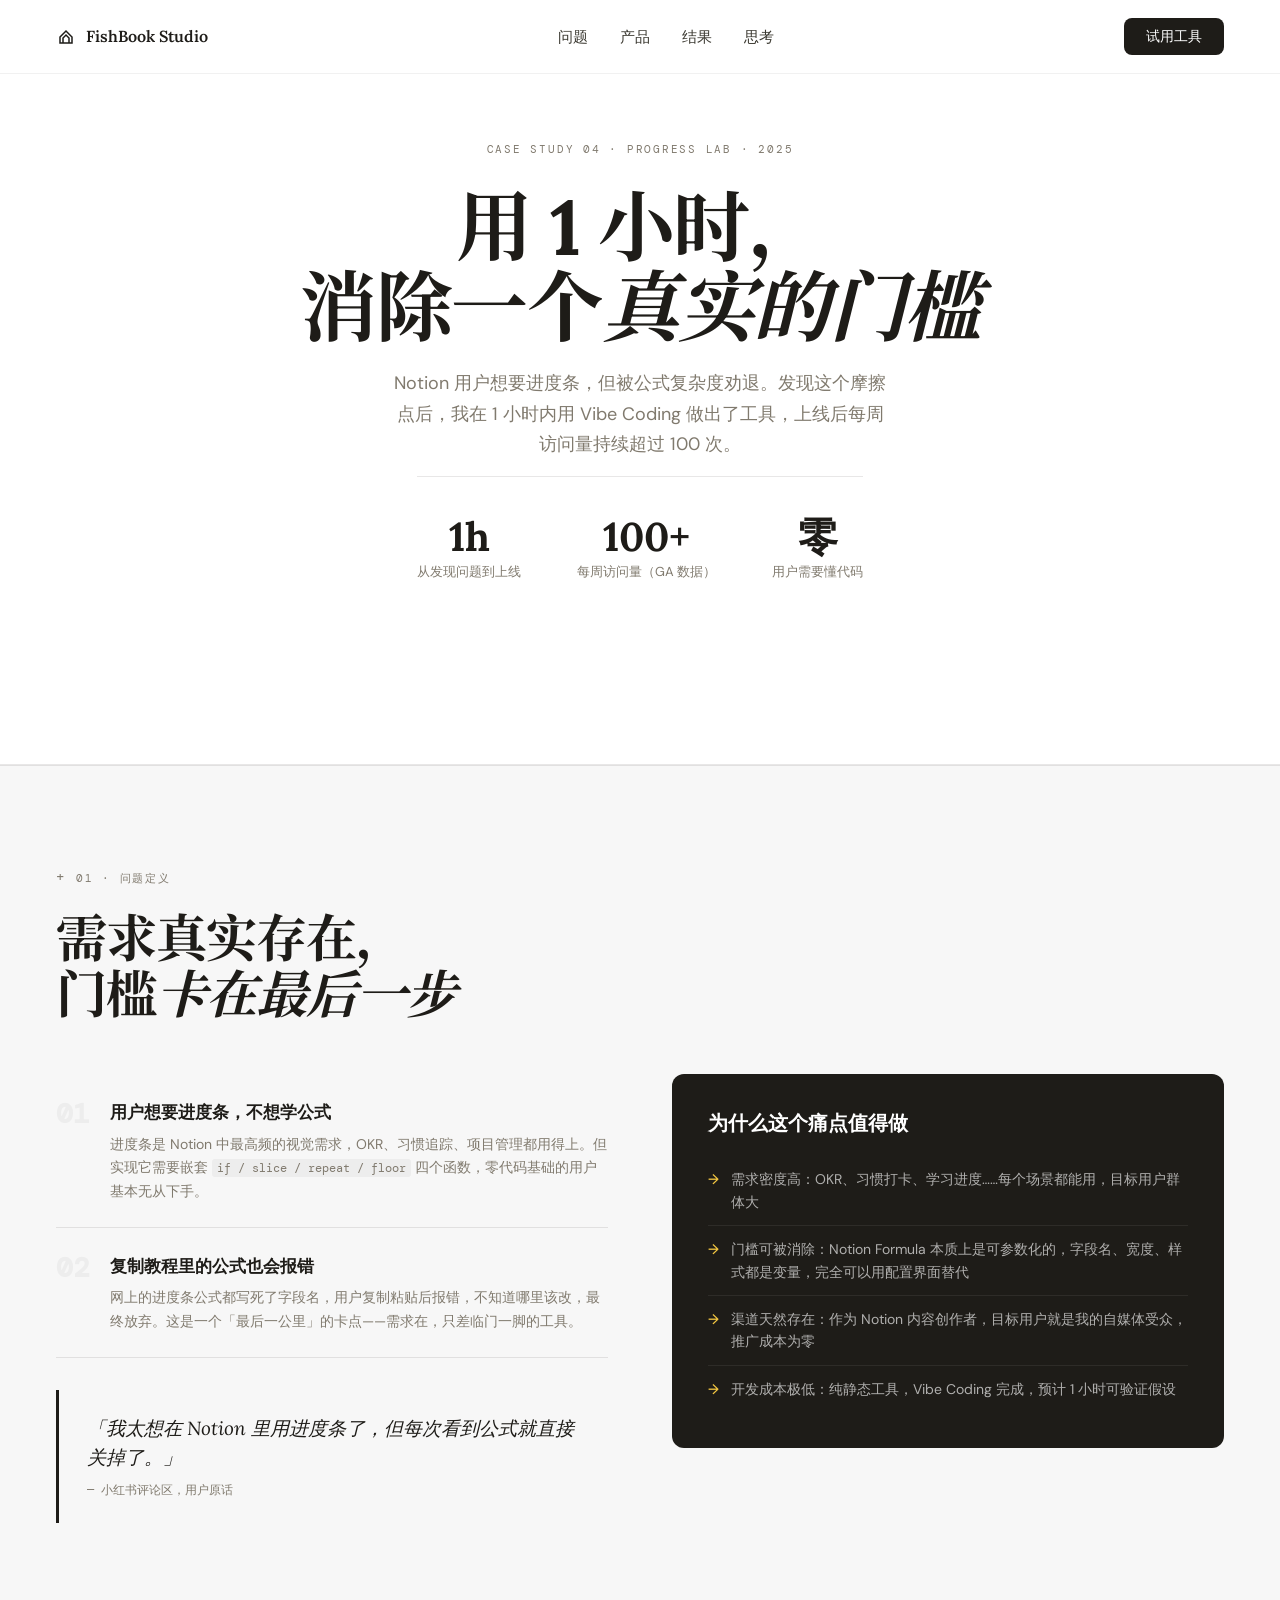
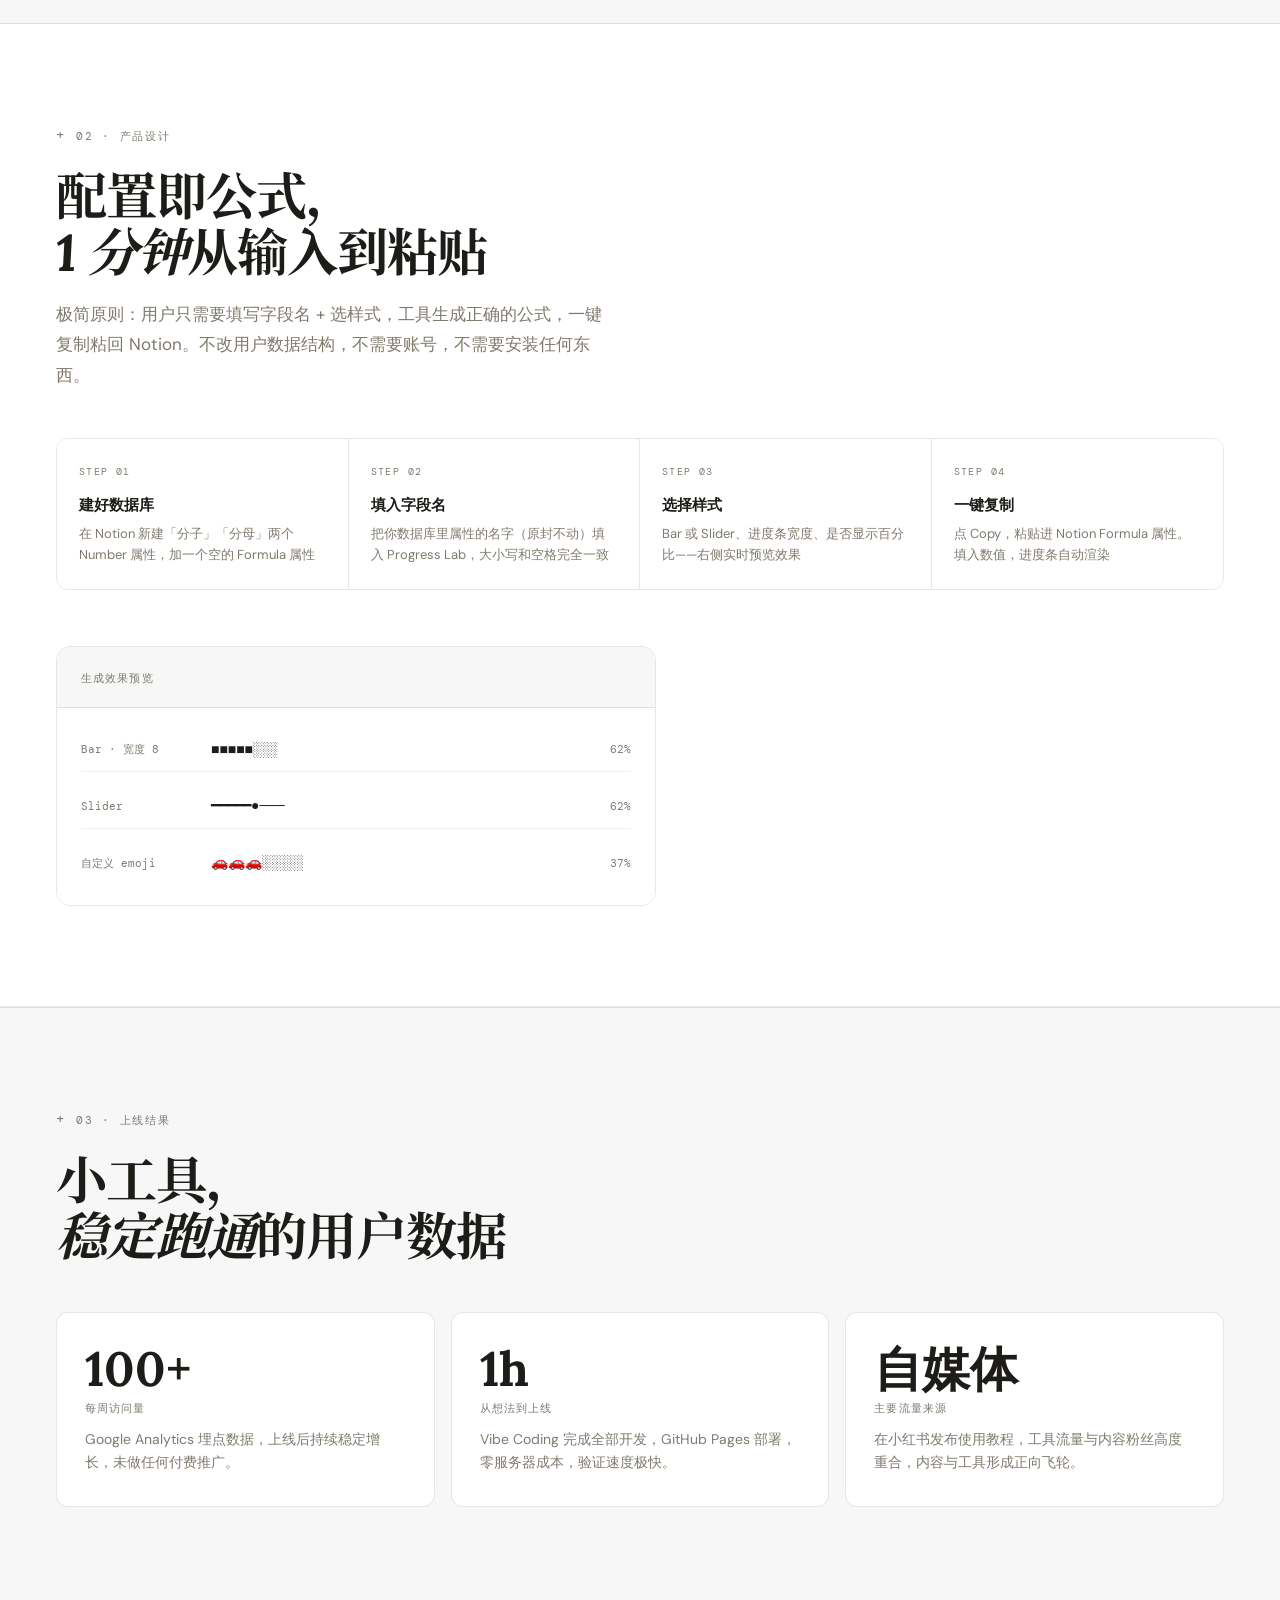
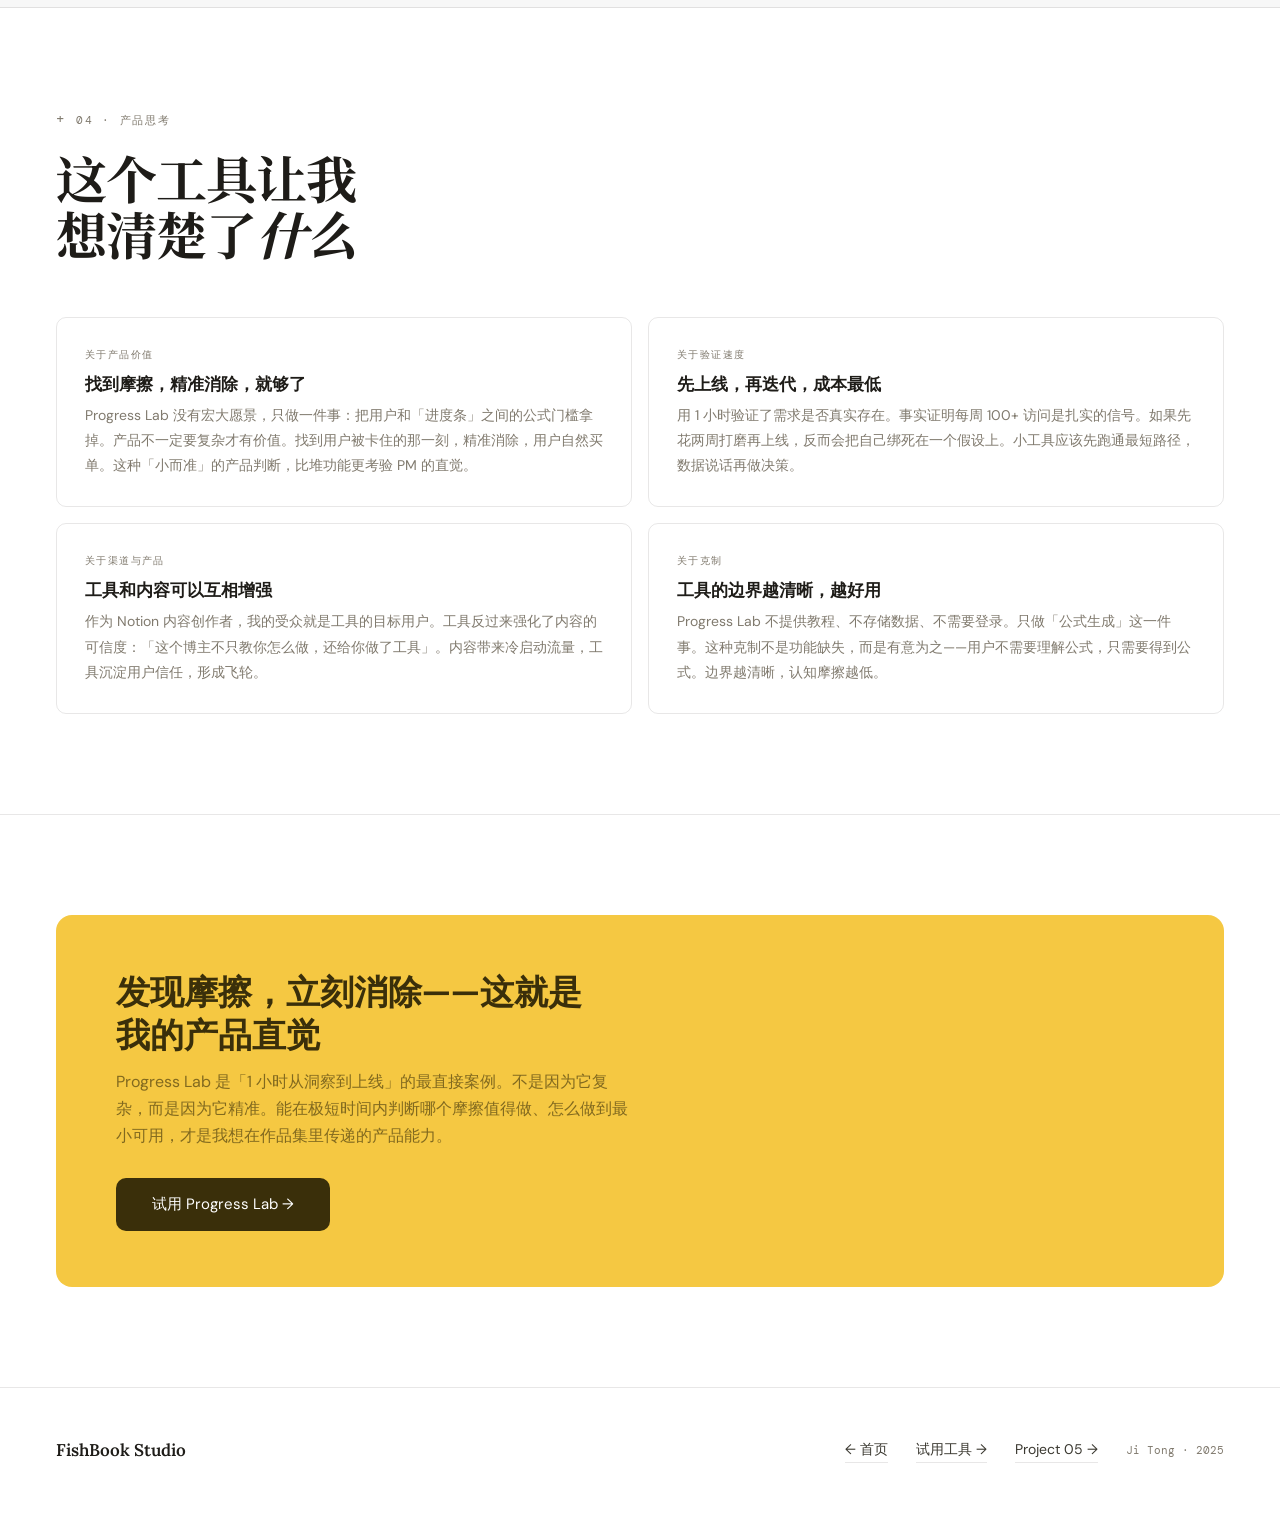
<file: progresslab-case-study.html>
<!doctype html>
<html lang="zh">
  <head>
    <meta charset="UTF-8" />
    <meta name="viewport" content="width=device-width, initial-scale=1.0" />
    <title>Progress Lab — Case Study · Ji Tong</title>
    <link rel="preconnect" href="https://fonts.googleapis.com" />
    <link rel="preconnect" href="https://fonts.gstatic.com" crossorigin />
    <link
      href="https://fonts.googleapis.com/css2?family=Lora:ital,wght@0,400;0,500;0,600;0,700;1,400;1,600&family=DM+Sans:wght@300;400;500&family=DM+Mono:wght@400;500&family=Noto+Serif+SC:wght@400;600;700&display=swap"
      rel="stylesheet"
    />
    <style>
      *,
      *::before,
      *::after {
        box-sizing: border-box;
        margin: 0;
        padding: 0;
      }
      :root {
        --bg: #ffffff;
        --bg2: #f7f7f7;
        --bg3: #ededed;
        --ink: #1e1c18;
        --ink2: #3a3830;
        --ink3: #807a6e;
        --yellow: #f5c842;
        --y2: #3a2f0a;
        --green: #4a8c5c;
        --blue: #4a6fd4;
        --border: rgba(30, 28, 24, 0.1);
        --border-dim: rgba(30, 28, 24, 0.06);
      }
      html {
        scroll-behavior: smooth;
      }
      body {
        background: var(--bg);
        color: var(--ink2);
        font-family: "DM Sans", sans-serif;
        font-size: 16px;
        line-height: 1.7;
        overflow-x: hidden;
      }

      nav {
        position: fixed;
        top: 0;
        left: 0;
        right: 0;
        z-index: 100;
        padding: 18px 56px;
        display: flex;
        justify-content: space-between;
        align-items: center;
        background: rgba(255, 255, 255, 0.93);
        backdrop-filter: blur(14px);
        border-bottom: 1px solid var(--border-dim);
      }
      .nav-logo {
        font-family: "Lora", serif;
        font-size: 16px;
        font-weight: 600;
        color: var(--ink);
        display: flex;
        align-items: center;
        gap: 10px;
      }
      .nav-links {
        display: flex;
        gap: 32px;
        list-style: none;
      }
      .nav-links a {
        font-size: 15px;
        color: var(--ink2);
        text-decoration: none;
        transition: color 0.2s;
      }
      .nav-links a:hover {
        color: var(--ink);
      }
      .nav-cta {
        background: var(--ink);
        color: #fff;
        border: none;
        padding: 9px 22px;
        border-radius: 8px;
        font-size: 14px;
        cursor: pointer;
        font-family: "DM Sans", sans-serif;
      }

      /* HERO */
      .hero {
        min-height: 85vh;
        padding: 140px 56px 80px;
        display: flex;
        flex-direction: column;
        align-items: center;
        text-align: center;
        border-bottom: 1px solid var(--border);
      }
      .hero-eyebrow {
        font-family: "DM Mono", monospace;
        font-size: 11px;
        letter-spacing: 0.16em;
        color: var(--ink3);
        text-transform: uppercase;
        margin-bottom: 28px;
      }
      .hero-title {
        font-family: "Lora", "Noto Serif SC", serif;
        font-size: clamp(44px, 6vw, 88px);
        font-weight: 700;
        line-height: 1.05;
        color: var(--ink);
        max-width: 760px;
        margin-bottom: 20px;
        letter-spacing: -0.02em;
      }
      .hero-title em {
        font-style: italic;
      }
      .hero-sub {
        font-size: 18px;
        color: var(--ink3);
        max-width: 500px;
        line-height: 1.7;
        margin-bottom: 16px;
      }
      .hero-premise {
        font-size: 15px;
        color: var(--ink2);
        max-width: 480px;
        line-height: 1.7;
        margin-bottom: 44px;
        background: var(--bg2);
        border: 1px solid var(--border);
        border-radius: 10px;
        padding: 16px 22px;
        font-family: "DM Mono", monospace;
      }
      .hero-btns {
        display: flex;
        gap: 14px;
        align-items: center;
        justify-content: center;
        margin-bottom: 72px;
      }
      .hero-btn {
        background: var(--ink);
        color: #fff;
        padding: 14px 36px;
        border-radius: 10px;
        font-size: 16px;
        font-family: "DM Sans", sans-serif;
        text-decoration: none;
        display: inline-block;
        transition:
          transform 0.2s,
          box-shadow 0.2s;
      }
      .hero-btn:hover {
        transform: translateY(-1px);
        box-shadow: 0 6px 24px rgba(30, 28, 24, 0.15);
      }
      .hero-btn-ghost {
        color: var(--ink2);
        font-size: 15px;
        text-decoration: none;
        border-bottom: 1px solid var(--border);
        padding-bottom: 1px;
      }

      .hero-stats {
        display: flex;
        gap: 56px;
        align-items: center;
        border-top: 1px solid var(--border);
        padding-top: 40px;
        flex-wrap: wrap;
        justify-content: center;
      }
      .hs {
        text-align: center;
      }
      .hs-num {
        font-family: "Lora", serif;
        font-size: 40px;
        font-weight: 700;
        color: var(--ink);
        line-height: 1;
        display: block;
      }
      .hs-label {
        font-size: 13px;
        color: var(--ink3);
        margin-top: 4px;
        display: block;
      }

      section {
        padding: 100px 56px;
      }
      .stag {
        font-family: "DM Mono", monospace;
        font-size: 11px;
        letter-spacing: 0.16em;
        color: var(--ink3);
        text-transform: uppercase;
        margin-bottom: 20px;
        display: flex;
        align-items: center;
        gap: 10px;
      }
      .stag::before {
        content: "+";
        font-size: 14px;
      }
      .stitle {
        font-family: "Lora", "Noto Serif SC", serif;
        font-size: clamp(34px, 4vw, 60px);
        font-weight: 700;
        line-height: 1.1;
        color: var(--ink);
        margin-bottom: 18px;
        letter-spacing: -0.02em;
      }
      .stitle em {
        font-style: italic;
      }
      .sbody {
        font-size: 17px;
        color: var(--ink3);
        max-width: 560px;
        line-height: 1.8;
      }

      /* PROBLEM SECTION */
      .pain-sec {
        background: var(--bg2);
        border-top: 1px solid var(--border);
        border-bottom: 1px solid var(--border);
      }
      .two-col {
        display: grid;
        grid-template-columns: 1fr 1fr;
        gap: 64px;
        margin-top: 52px;
      }
      .pain-item {
        display: flex;
        gap: 20px;
        padding: 24px 0;
        border-bottom: 1px solid var(--border);
        align-items: flex-start;
      }
      .pain-item:last-of-type {
        border-bottom: none;
      }
      .pi-content h4 {
        font-family: "Lora", serif;
        font-size: 17px;
        font-weight: 600;
        color: var(--ink);
        margin-bottom: 6px;
      }
      .pi-content p {
        font-size: 14px;
        color: var(--ink3);
        line-height: 1.65;
      }
      .pi-num {
        font-family: "DM Mono", monospace;
        font-size: 28px;
        font-weight: 700;
        color: var(--bg3);
        flex-shrink: 0;
        line-height: 1;
        margin-top: 2px;
      }

      .quote-block {
        margin-top: 32px;
        padding: 24px 28px;
        font-family: "Lora", serif;
        font-size: 19px;
        font-style: italic;
        color: var(--ink);
        line-height: 1.55;
        border-left: 3px solid var(--ink);
      }
      .quote-src {
        font-size: 12px;
        font-family: "DM Mono", monospace;
        color: var(--ink3);
        font-style: normal;
        margin-top: 8px;
        display: block;
      }

      .decision-box {
        background: var(--ink);
        border-radius: 12px;
        padding: 36px;
      }
      .decision-box h3 {
        font-family: "Lora", serif;
        font-size: 20px;
        font-weight: 600;
        color: #fff;
        margin-bottom: 20px;
        line-height: 1.3;
      }
      .decision-item {
        display: flex;
        gap: 12px;
        padding: 12px 0;
        border-bottom: 1px solid rgba(255, 255, 255, 0.07);
        font-size: 14px;
        color: rgba(255, 255, 255, 0.65);
        line-height: 1.6;
      }
      .decision-item:last-child {
        border-bottom: none;
      }
      .decision-item::before {
        content: "→";
        color: var(--yellow);
        flex-shrink: 0;
        font-weight: 500;
      }

      /* PRODUCT */
      .prod-sec {
        border-bottom: 1px solid var(--border);
      }

      .bars-showcase {
        margin-top: 52px;
        border: 1px solid var(--border);
        border-radius: 14px;
        overflow: hidden;
        max-width: 600px;
      }
      .bars-header {
        padding: 16px 24px;
        border-bottom: 1px solid var(--border);
        background: var(--bg2);
      }
      .bars-header span {
        font-family: "DM Mono", monospace;
        font-size: 11px;
        letter-spacing: 0.1em;
        color: var(--ink3);
        text-transform: uppercase;
      }
      .bars-body {
        padding: 20px 24px;
        display: flex;
        flex-direction: column;
        gap: 12px;
        background: var(--bg);
      }
      .bar-row {
        display: flex;
        align-items: center;
        gap: 20px;
        padding: 10px 0;
        border-bottom: 1px solid var(--border-dim);
      }
      .bar-row:last-child {
        border-bottom: none;
      }
      .bar-label {
        font-family: "DM Mono", monospace;
        font-size: 11px;
        color: var(--ink3);
        width: 110px;
        flex-shrink: 0;
      }
      .bar-preview {
        font-family: "DM Mono", monospace;
        font-size: 14px;
        color: var(--ink);
        flex: 1;
      }
      .bar-pct {
        font-family: "DM Mono", monospace;
        font-size: 11px;
        color: var(--ink3);
      }

      .flow-row {
        display: grid;
        grid-template-columns: repeat(4, 1fr);
        gap: 0;
        border: 1px solid var(--border);
        border-radius: 12px;
        overflow: hidden;
        margin-top: 48px;
      }
      .flow-step {
        padding: 24px 22px;
        background: var(--bg);
        border-right: 1px solid var(--border);
      }
      .flow-step:last-child {
        border-right: none;
      }
      .flow-num {
        font-family: "DM Mono", monospace;
        font-size: 10px;
        letter-spacing: 0.14em;
        color: var(--ink3);
        text-transform: uppercase;
        margin-bottom: 12px;
      }
      .flow-step h4 {
        font-family: "Lora", serif;
        font-size: 15px;
        font-weight: 600;
        color: var(--ink);
        margin-bottom: 6px;
      }
      .flow-step p {
        font-size: 13px;
        color: var(--ink3);
        line-height: 1.6;
      }

      /* RESULT */
      .result-sec {
        background: var(--bg2);
        border-top: 1px solid var(--border);
        border-bottom: 1px solid var(--border);
      }
      .result-grid {
        display: grid;
        grid-template-columns: 1fr 1fr 1fr;
        gap: 16px;
        margin-top: 48px;
      }
      .rcard {
        background: var(--bg);
        border: 1px solid var(--border);
        border-radius: 12px;
        padding: 32px 28px;
      }
      .rcard-num {
        font-family: "Lora", serif;
        font-size: 48px;
        font-weight: 700;
        color: var(--ink);
        line-height: 1;
        display: block;
        margin-bottom: 6px;
      }
      .rcard-label {
        font-family: "DM Mono", monospace;
        font-size: 11px;
        letter-spacing: 0.1em;
        color: var(--ink3);
        text-transform: uppercase;
        margin-bottom: 10px;
        display: block;
      }
      .rcard p {
        font-size: 14px;
        color: var(--ink3);
        line-height: 1.65;
      }

      /* INSIGHT */
      .insight-sec {
        border-bottom: 1px solid var(--border);
      }
      .insight-grid {
        display: grid;
        grid-template-columns: 1fr 1fr;
        gap: 16px;
        margin-top: 52px;
      }
      .ic {
        border: 1px solid var(--border);
        border-radius: 10px;
        padding: 28px 28px;
      }
      .ic-tag {
        font-family: "DM Mono", monospace;
        font-size: 10px;
        letter-spacing: 0.14em;
        color: var(--ink3);
        text-transform: uppercase;
        margin-bottom: 10px;
      }
      .ic h4 {
        font-family: "Lora", serif;
        font-size: 17px;
        font-weight: 600;
        color: var(--ink);
        margin-bottom: 8px;
        line-height: 1.3;
      }
      .ic p {
        font-size: 14px;
        color: var(--ink3);
        line-height: 1.8;
      }

      /* CTA */
      .cta-wrap {
        padding: 100px 56px;
      }
      .cta-inner {
        background: var(--yellow);
        border-radius: 16px;
        padding: 56px 60px;
      }
      .cta-inner h2 {
        font-family: "Lora", serif;
        font-size: 34px;
        font-weight: 700;
        color: var(--y2);
        line-height: 1.25;
        margin-bottom: 12px;
        max-width: 480px;
      }
      .cta-inner p {
        font-size: 16px;
        color: rgba(58, 47, 10, 0.62);
        max-width: 520px;
        line-height: 1.7;
        margin-bottom: 28px;
      }
      .cta-btn {
        display: inline-block;
        background: var(--y2);
        color: #fff;
        padding: 14px 36px;
        border-radius: 10px;
        font-size: 15px;
        font-family: "DM Sans", sans-serif;
        text-decoration: none;
      }

      footer {
        padding: 48px 56px;
        border-top: 1px solid var(--border);
        display: flex;
        justify-content: space-between;
        align-items: center;
      }
      .fl {
        font-family: "Lora", serif;
        font-size: 17px;
        font-weight: 600;
        color: var(--ink);
      }
      .flinks {
        display: flex;
        gap: 28px;
        align-items: center;
      }
      .flink {
        font-size: 14px;
        color: var(--ink2);
        text-decoration: none;
        border-bottom: 1px solid var(--border);
        padding-bottom: 1px;
      }
      .flink:hover {
        border-color: var(--ink);
      }
      .fmeta {
        font-family: "DM Mono", monospace;
        font-size: 11px;
        color: var(--ink3);
      }

      .fade-up {
        opacity: 0;
        transform: translateY(20px);
        transition:
          opacity 0.7s ease,
          transform 0.7s ease;
      }
      .fade-up.visible {
        opacity: 1;
        transform: translateY(0);
      }
      .fade-up:nth-child(2) {
        transition-delay: 0.08s;
      }
      .fade-up:nth-child(3) {
        transition-delay: 0.16s;
      }

      ::-webkit-scrollbar {
        width: 4px;
      }
      ::-webkit-scrollbar-track {
        background: var(--bg);
      }
      ::-webkit-scrollbar-thumb {
        background: var(--border);
        border-radius: 2px;
      }

      @media (max-width: 900px) {
        nav {
          padding: 16px 24px;
        }
        .nav-links {
          display: none;
        }
        section {
          padding: 72px 24px;
        }
        .hero {
          padding: 110px 24px 64px;
        }
        .two-col,
        .result-grid,
        .insight-grid {
          grid-template-columns: 1fr;
          gap: 24px;
        }
        .flow-row {
          grid-template-columns: 1fr 1fr;
        }
        footer {
          flex-direction: column;
          gap: 14px;
          text-align: center;
          padding: 40px 24px;
        }
        .cta-wrap {
          padding: 72px 24px;
        }
        .cta-inner {
          padding: 40px 28px;
        }
      }
    </style>
  </head>
  <body>
    <nav>
      <div class="nav-logo">
        <svg viewBox="0 0 20 20" fill="none" width="20" height="20">
          <path
            d="M4 10 L10 4 L16 10 L16 16 L4 16 Z"
            stroke="#1e1c18"
            stroke-width="1.5"
            fill="none"
          />
          <path
            d="M7 16 L7 11 L10 8 L13 11 L13 16"
            stroke="#1e1c18"
            stroke-width="1.5"
            fill="none"
          />
        </svg>
        FishBook Studio
      </div>
      <ul class="nav-links">
        <li><a href="#problem">问题</a></li>
        <li><a href="#product">产品</a></li>
        <li><a href="#result">结果</a></li>
        <li><a href="#insight">思考</a></li>
      </ul>
      <button
        class="nav-cta"
        onclick="
          window.open('https://fishbookstudio.github.io/progresslab/', '_blank')
        "
      >
        试用工具
      </button>
    </nav>

    <!-- HERO -->
    <section class="hero">
      <div class="hero-eyebrow">Case Study 04 · Progress Lab · 2025</div>
      <h1 class="hero-title">用 1 小时，<br />消除一个<em>真实的门槛</em></h1>
      <p class="hero-sub">
        Notion 用户想要进度条，但被公式复杂度劝退。发现这个摩擦点后，我在 1
        小时内用 Vibe Coding 做出了工具，上线后每周访问量持续超过 100 次。
      </p>

      <div class="hero-stats">
        <div class="hs">
          <span class="hs-num">1h</span
          ><span class="hs-label">从发现问题到上线</span>
        </div>
        <div class="hs">
          <span class="hs-num">100+</span
          ><span class="hs-label">每周访问量（GA 数据）</span>
        </div>
        <div class="hs">
          <span class="hs-num">零</span
          ><span class="hs-label">用户需要懂代码</span>
        </div>
      </div>
    </section>

    <!-- PROBLEM -->
    <section class="pain-sec" id="problem">
      <div class="stag">01 · 问题定义</div>
      <h2 class="stitle">需求真实存在，<br />门槛<em>卡在最后一步</em></h2>

      <div class="two-col">
        <div>
          <div class="pain-item fade-up">
            <div class="pi-num">01</div>
            <div class="pi-content">
              <h4>用户想要进度条，不想学公式</h4>
              <p>
                进度条是 Notion
                中最高频的视觉需求，OKR、习惯追踪、项目管理都用得上。但实现它需要嵌套
                <code
                  style="
                    font-family:
                      DM Mono,
                      monospace;
                    font-size: 12px;
                    background: var(--bg3);
                    padding: 1px 5px;
                    border-radius: 3px;
                  "
                  >if / slice / repeat / floor</code
                >
                四个函数，零代码基础的用户基本无从下手。
              </p>
            </div>
          </div>
          <div class="pain-item fade-up">
            <div class="pi-num">02</div>
            <div class="pi-content">
              <h4>复制教程里的公式也会报错</h4>
              <p>
                网上的进度条公式都写死了字段名，用户复制粘贴后报错，不知道哪里该改，最终放弃。这是一个「最后一公里」的卡点——需求在，只差临门一脚的工具。
              </p>
            </div>
          </div>

          <div class="quote-block fade-up">
            「我太想在 Notion 里用进度条了，但每次看到公式就直接关掉了。」
            <span class="quote-src">— 小红书评论区，用户原话</span>
          </div>
        </div>

        <div class="fade-up">
          <div class="decision-box">
            <h3>为什么这个痛点值得做</h3>
            <div class="decision-item">
              需求密度高：OKR、习惯打卡、学习进度……每个场景都能用，目标用户群体大
            </div>
            <div class="decision-item">
              门槛可被消除：Notion Formula
              本质上是可参数化的，字段名、宽度、样式都是变量，完全可以用配置界面替代
            </div>
            <div class="decision-item">
              渠道天然存在：作为 Notion
              内容创作者，目标用户就是我的自媒体受众，推广成本为零
            </div>
            <div class="decision-item">
              开发成本极低：纯静态工具，Vibe Coding 完成，预计 1 小时可验证假设
            </div>
          </div>
        </div>
      </div>
    </section>

    <!-- PRODUCT -->
    <section class="prod-sec" id="product">
      <div class="stag">02 · 产品设计</div>
      <h2 class="stitle">配置即公式，<br /><em>1 分钟</em>从输入到粘贴</h2>
      <p class="sbody">
        极简原则：用户只需要填写字段名 +
        选样式，工具生成正确的公式，一键复制粘回
        Notion。不改用户数据结构，不需要账号，不需要安装任何东西。
      </p>

      <div class="flow-row fade-up">
        <div class="flow-step">
          <div class="flow-num">Step 01</div>
          <h4>建好数据库</h4>
          <p>
            在 Notion 新建「分子」「分母」两个 Number 属性，加一个空的 Formula
            属性
          </p>
        </div>
        <div class="flow-step">
          <div class="flow-num">Step 02</div>
          <h4>填入字段名</h4>
          <p>
            把你数据库里属性的名字（原封不动）填入 Progress
            Lab，大小写和空格完全一致
          </p>
        </div>
        <div class="flow-step">
          <div class="flow-num">Step 03</div>
          <h4>选择样式</h4>
          <p>Bar 或 Slider、进度条宽度、是否显示百分比——右侧实时预览效果</p>
        </div>
        <div class="flow-step">
          <div class="flow-num">Step 04</div>
          <h4>一键复制</h4>
          <p>点 Copy，粘贴进 Notion Formula 属性。填入数值，进度条自动渲染</p>
        </div>
      </div>

      <div class="bars-showcase fade-up" style="margin-top: 56px">
        <div class="bars-header"><span>生成效果预览</span></div>
        <div class="bars-body">
          <div class="bar-row">
            <span class="bar-label">Bar · 宽度 8</span
            ><span class="bar-preview">■■■■■░░░</span
            ><span class="bar-pct">62%</span>
          </div>
          <div class="bar-row">
            <span class="bar-label">Slider</span
            ><span class="bar-preview">━━━━━●───</span
            ><span class="bar-pct">62%</span>
          </div>
          <div class="bar-row">
            <span class="bar-label">自定义 emoji</span
            ><span class="bar-preview">🚗🚗🚗░░░░░</span
            ><span class="bar-pct">37%</span>
          </div>
        </div>
      </div>
    </section>

    <!-- RESULT -->
    <section class="result-sec" id="result">
      <div class="stag">03 · 上线结果</div>
      <h2 class="stitle">小工具，<br /><em>稳定跑通</em>的用户数据</h2>

      <div class="result-grid">
        <div class="rcard fade-up">
          <span class="rcard-num">100+</span>
          <span class="rcard-label">每周访问量</span>
          <p>
            Google Analytics 埋点数据，上线后持续稳定增长，未做任何付费推广。
          </p>
        </div>
        <div class="rcard fade-up">
          <span class="rcard-num">1h</span>
          <span class="rcard-label">从想法到上线</span>
          <p>
            Vibe Coding 完成全部开发，GitHub Pages
            部署，零服务器成本，验证速度极快。
          </p>
        </div>
        <div class="rcard fade-up">
          <span class="rcard-num">自媒体</span>
          <span class="rcard-label">主要流量来源</span>
          <p>
            在小红书发布使用教程，工具流量与内容粉丝高度重合，内容与工具形成正向飞轮。
          </p>
        </div>
      </div>
    </section>

    <!-- INSIGHT -->
    <section class="insight-sec" id="insight">
      <div class="stag">04 · 产品思考</div>
      <h2 class="stitle">这个工具让我<br />想清楚了<em>什么</em></h2>

      <div class="insight-grid">
        <div class="ic fade-up">
          <div class="ic-tag">关于产品价值</div>
          <h4>找到摩擦，精准消除，就够了</h4>
          <p>
            Progress Lab
            没有宏大愿景，只做一件事：把用户和「进度条」之间的公式门槛拿掉。产品不一定要复杂才有价值。找到用户被卡住的那一刻，精准消除，用户自然买单。这种「小而准」的产品判断，比堆功能更考验
            PM 的直觉。
          </p>
        </div>
        <div class="ic fade-up">
          <div class="ic-tag">关于验证速度</div>
          <h4>先上线，再迭代，成本最低</h4>
          <p>
            用 1 小时验证了需求是否真实存在。事实证明每周 100+
            访问是扎实的信号。如果先花两周打磨再上线，反而会把自己绑死在一个假设上。小工具应该先跑通最短路径，数据说话再做决策。
          </p>
        </div>
        <div class="ic fade-up">
          <div class="ic-tag">关于渠道与产品</div>
          <h4>工具和内容可以互相增强</h4>
          <p>
            作为 Notion
            内容创作者，我的受众就是工具的目标用户。工具反过来强化了内容的可信度：「这个博主不只教你怎么做，还给你做了工具」。内容带来冷启动流量，工具沉淀用户信任，形成飞轮。
          </p>
        </div>
        <div class="ic fade-up">
          <div class="ic-tag">关于克制</div>
          <h4>工具的边界越清晰，越好用</h4>
          <p>
            Progress Lab
            不提供教程、不存储数据、不需要登录。只做「公式生成」这一件事。这种克制不是功能缺失，而是有意为之——用户不需要理解公式，只需要得到公式。边界越清晰，认知摩擦越低。
          </p>
        </div>
      </div>
    </section>

    <!-- CTA -->
    <div class="cta-wrap">
      <div class="cta-inner">
        <h2>发现摩擦，立刻消除——这就是我的产品直觉</h2>
        <p>
          Progress Lab 是「1
          小时从洞察到上线」的最直接案例。不是因为它复杂，而是因为它精准。能在极短时间内判断哪个摩擦值得做、怎么做到最小可用，才是我想在作品集里传递的产品能力。
        </p>
        <a
          class="cta-btn"
          href="https://fishbookstudio.github.io/progresslab/"
          target="_blank"
          >试用 Progress Lab →</a
        >
      </div>
    </div>

    <footer>
      <div class="fl">FishBook Studio</div>
      <div class="flinks">
        <a href="index.html" class="flink">← 首页</a>
        <a
          href="https://fishbookstudio.github.io/progresslab/"
          class="flink"
          target="_blank"
          >试用工具 →</a
        >
        <a href="youtube-notion-case-study.html" class="flink">Project 05 →</a>
        <span class="fmeta">Ji Tong · 2025</span>
      </div>
    </footer>

    <script>
      const obs = new IntersectionObserver(
        (entries) => {
          entries.forEach((e) => {
            if (e.isIntersecting) {
              e.target.classList.add("visible");
              obs.unobserve(e.target);
            }
          });
        },
        { threshold: 0.1 },
      );
      document.querySelectorAll(".fade-up").forEach((el) => obs.observe(el));
    </script>
  </body>
</html>
</file>
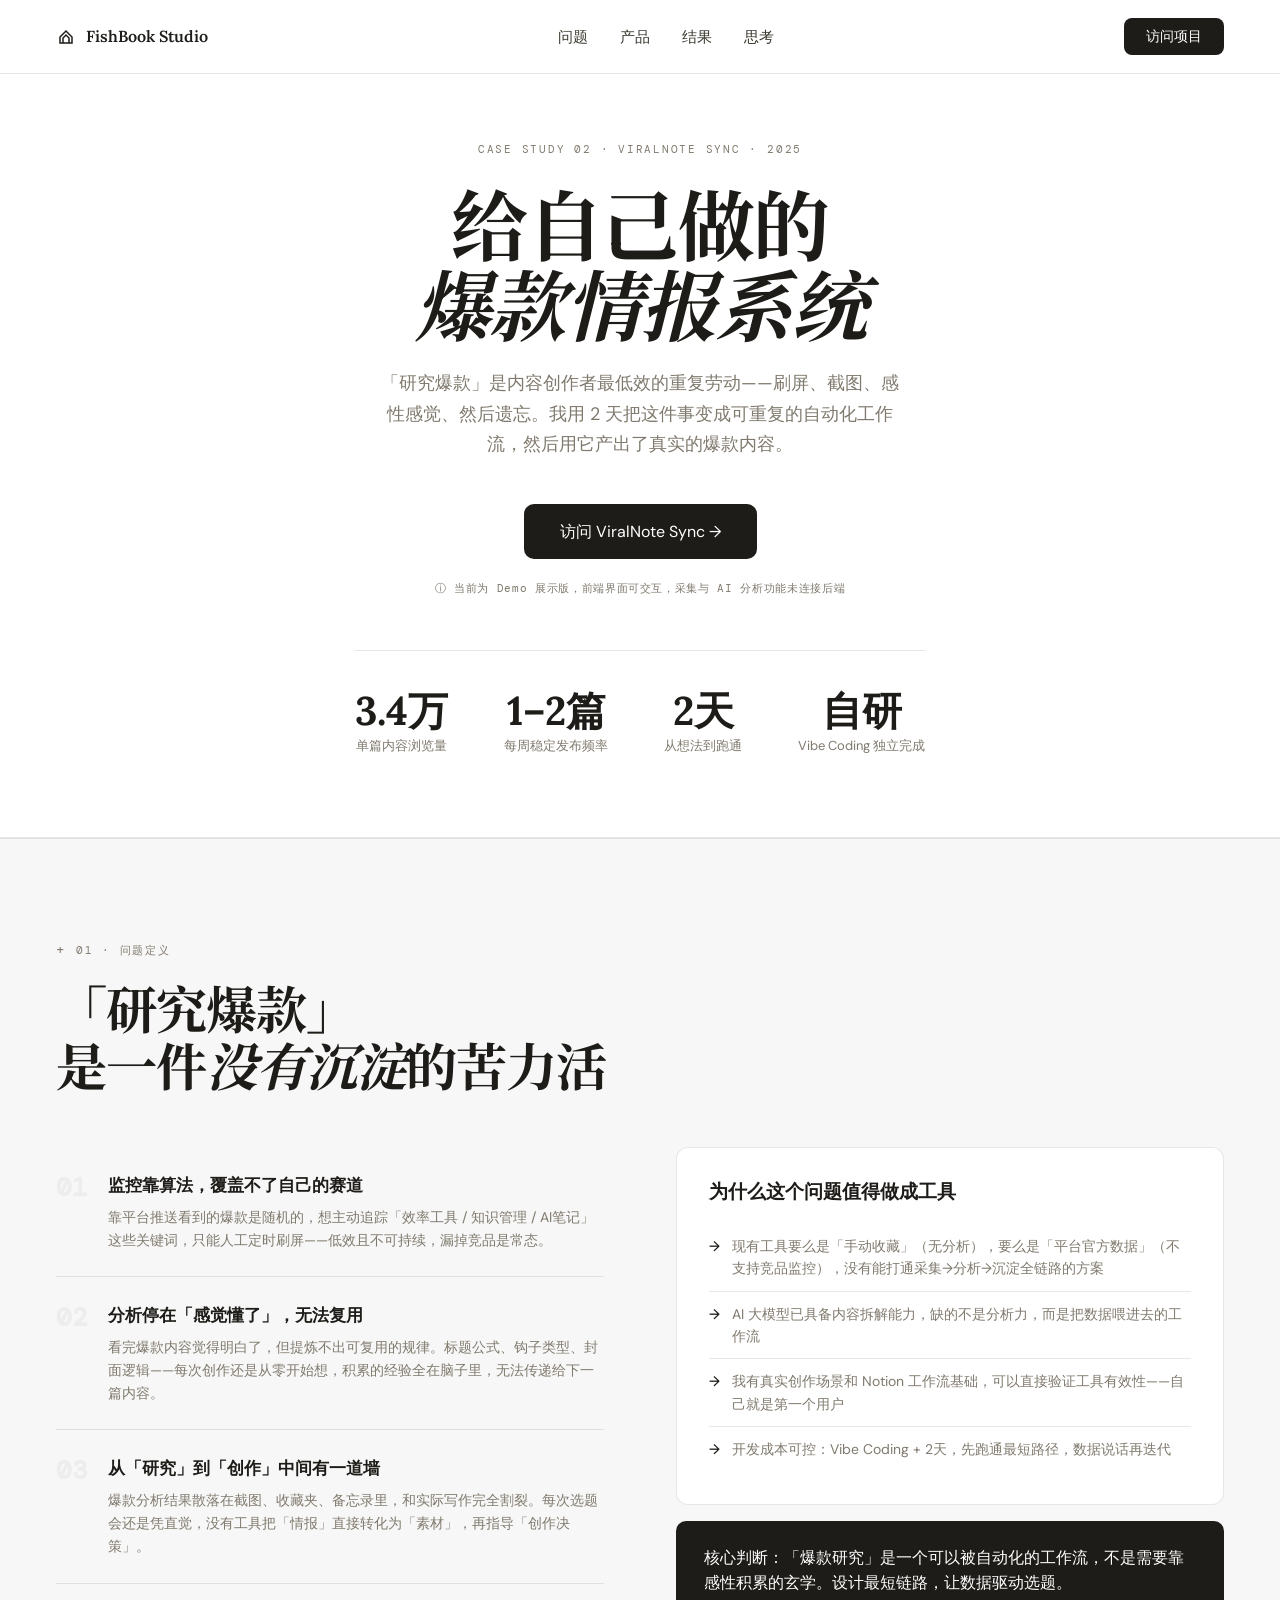
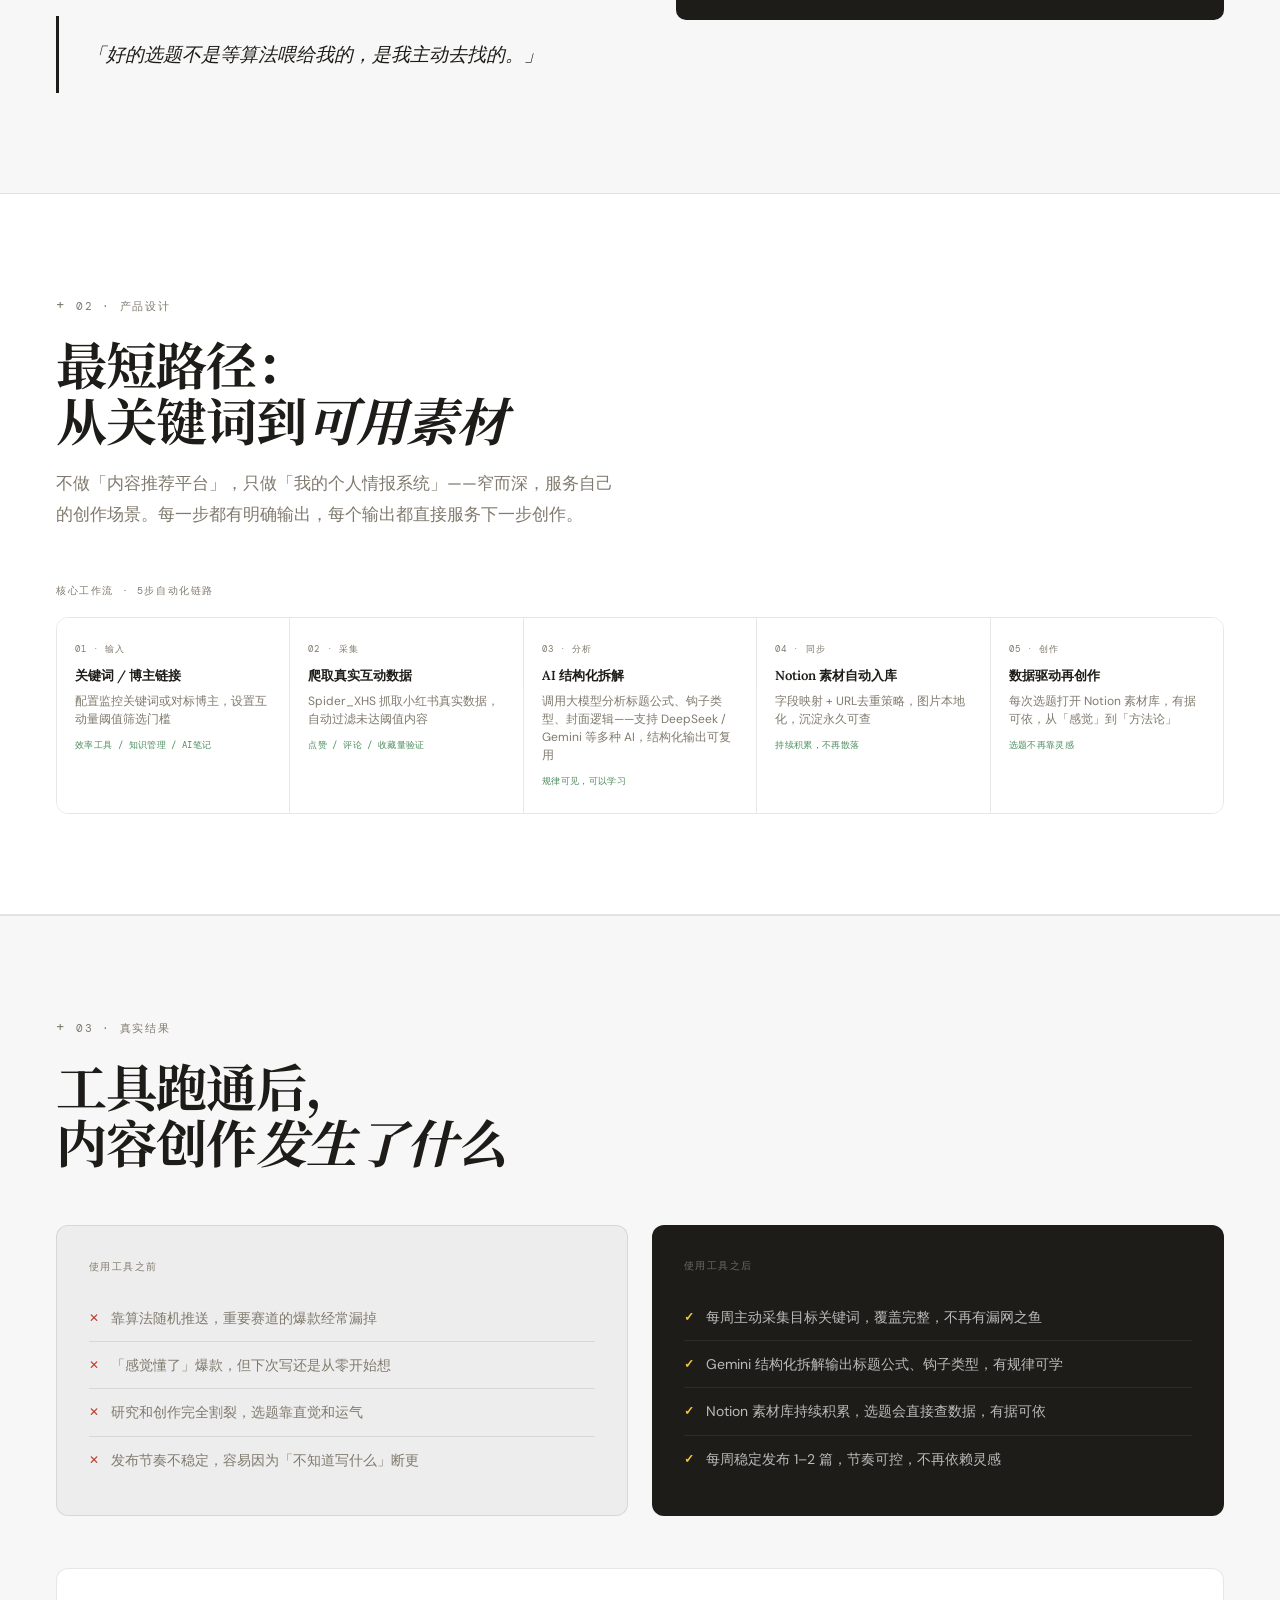
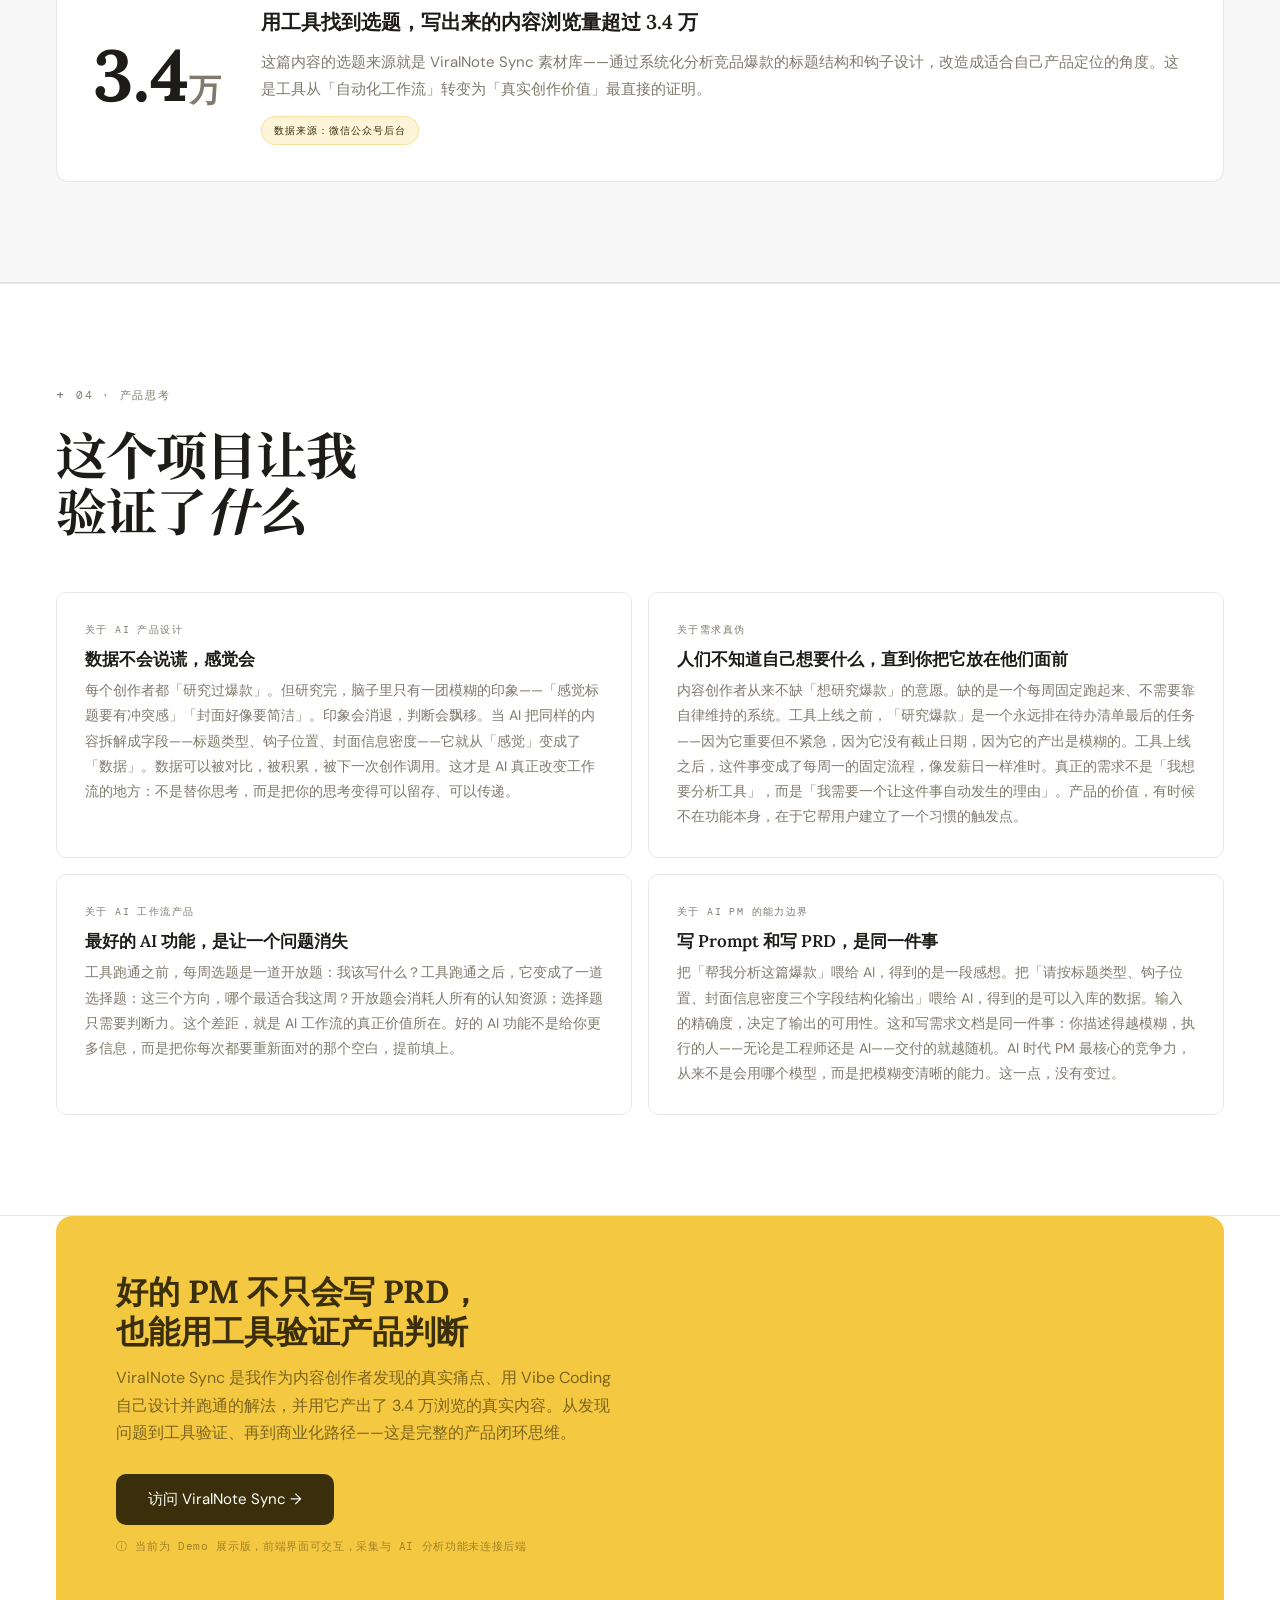
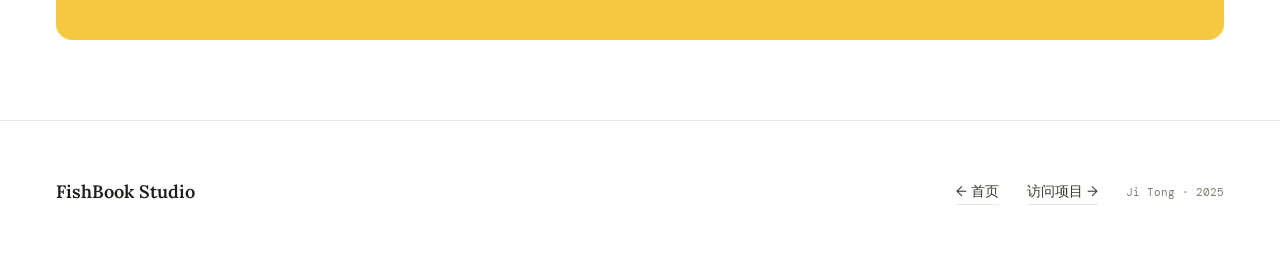
<file: viralnote-case-study.html>
<!doctype html>
<html lang="zh">
  <head>
    <meta charset="UTF-8" />
    <meta name="viewport" content="width=device-width, initial-scale=1.0" />
    <title>ViralNote Sync — Case Study · Ji Tong</title>
    <link rel="preconnect" href="https://fonts.googleapis.com" />
    <link rel="preconnect" href="https://fonts.gstatic.com" crossorigin />
    <link
      href="https://fonts.googleapis.com/css2?family=Lora:ital,wght@0,400;0,500;0,600;0,700;1,400;1,600&family=DM+Sans:wght@300;400;500&family=DM+Mono:wght@400;500&family=Noto+Serif+SC:wght@400;600;700&display=swap"
      rel="stylesheet"
    />
    <style>
      *,
      *::before,
      *::after {
        box-sizing: border-box;
        margin: 0;
        padding: 0;
      }
      :root {
        --cream: #ffffff;
        --cream2: #f7f7f7;
        --cream3: #ededed;
        --ink: #1e1c18;
        --ink2: #3a3830;
        --ink3: #807a6e;
        --yellow: #f5c842;
        --y2: #3a2f0a;
        --green: #4a8c5c;
        --blue: #4a6fd4;
        --border: rgba(30, 28, 24, 0.1);
        --border-dim: rgba(30, 28, 24, 0.06);
      }
      html {
        scroll-behavior: smooth;
      }
      body {
        background: var(--cream);
        color: var(--ink2);
        font-family: "DM Sans", sans-serif;
        font-size: 16px;
        line-height: 1.7;
        overflow-x: hidden;
      }

      nav {
        position: fixed;
        top: 0;
        left: 0;
        right: 0;
        z-index: 100;
        padding: 18px 56px;
        display: flex;
        justify-content: space-between;
        align-items: center;
        background: rgba(255, 255, 255, 0.92);
        backdrop-filter: blur(12px);
        border-bottom: 1px solid var(--border);
      }
      .nav-logo {
        font-family: "Lora", serif;
        font-size: 16px;
        font-weight: 600;
        color: var(--ink);
        display: flex;
        align-items: center;
        gap: 10px;
      }
      .nav-links {
        display: flex;
        gap: 32px;
        list-style: none;
      }
      .nav-links a {
        font-size: 15px;
        color: var(--ink2);
        text-decoration: none;
        transition: color 0.2s;
      }
      .nav-links a:hover {
        color: var(--ink);
      }
      .nav-cta {
        background: var(--ink);
        color: var(--cream);
        border: none;
        padding: 9px 22px;
        border-radius: 8px;
        font-size: 14px;
        cursor: pointer;
        font-family: "DM Sans", sans-serif;
      }

      /* HERO */
      .hero {
        min-height: 88vh;
        padding: 140px 56px 80px;
        display: flex;
        flex-direction: column;
        align-items: center;
        text-align: center;
        border-bottom: 1px solid var(--border);
      }
      .hero-eyebrow {
        font-family: "DM Mono", monospace;
        font-size: 11px;
        letter-spacing: 0.16em;
        color: var(--ink3);
        text-transform: uppercase;
        margin-bottom: 28px;
      }
      .hero-title {
        font-family: "Lora", "Noto Serif SC", serif;
        font-size: clamp(44px, 6vw, 88px);
        font-weight: 700;
        line-height: 1.05;
        color: var(--ink);
        max-width: 820px;
        margin-bottom: 20px;
        letter-spacing: -0.02em;
      }
      .hero-title em {
        font-style: italic;
      }
      .hero-sub {
        font-size: 18px;
        color: var(--ink3);
        max-width: 520px;
        line-height: 1.7;
        margin-bottom: 44px;
      }
      .hero-btn {
        background: var(--ink);
        color: var(--cream);
        border: none;
        padding: 14px 36px;
        border-radius: 10px;
        font-size: 16px;
        cursor: pointer;
        font-family: "DM Sans", sans-serif;
        margin-bottom: 72px;
        transition:
          transform 0.2s,
          box-shadow 0.2s;
        text-decoration: none;
        display: inline-block;
      }
      .hero-btn:hover {
        transform: translateY(-1px);
        box-shadow: 0 6px 24px rgba(30, 28, 24, 0.15);
      }
      .hero-stats {
        display: flex;
        gap: 56px;
        align-items: center;
        border-top: 1px solid var(--border);
        padding-top: 40px;
        flex-wrap: wrap;
        justify-content: center;
      }
      .hs {
        text-align: center;
      }
      .hs-num {
        font-family: "Lora", serif;
        font-size: 40px;
        font-weight: 700;
        color: var(--ink);
        line-height: 1;
        display: block;
      }
      .hs-label {
        font-size: 13px;
        color: var(--ink3);
        margin-top: 4px;
        display: block;
      }

      section {
        padding: 100px 56px;
      }
      .stag {
        font-family: "DM Mono", monospace;
        font-size: 11px;
        letter-spacing: 0.16em;
        color: var(--ink3);
        text-transform: uppercase;
        margin-bottom: 20px;
        display: flex;
        align-items: center;
        gap: 10px;
      }
      .stag::before {
        content: "+";
        font-size: 14px;
      }
      .stitle {
        font-family: "Lora", "Noto Serif SC", serif;
        font-size: clamp(34px, 4vw, 60px);
        font-weight: 700;
        line-height: 1.1;
        color: var(--ink);
        margin-bottom: 18px;
        letter-spacing: -0.02em;
      }
      .stitle em {
        font-style: italic;
      }
      .sbody {
        font-size: 17px;
        color: var(--ink3);
        max-width: 560px;
        line-height: 1.8;
        margin-bottom: 0;
      }

      /* PAIN */
      .pain-sec {
        background: var(--cream2);
        border-top: 1px solid var(--border);
        border-bottom: 1px solid var(--border);
      }
      .two-col {
        display: grid;
        grid-template-columns: 1fr 1fr;
        gap: 72px;
        margin-top: 52px;
      }
      .pain-item {
        display: flex;
        gap: 20px;
        padding: 24px 0;
        border-bottom: 1px solid var(--border);
        align-items: flex-start;
      }
      .pain-item:last-of-type {
        border-bottom: none;
      }
      .pi-num {
        font-family: "DM Mono", monospace;
        font-size: 26px;
        font-weight: 700;
        color: var(--cream3);
        flex-shrink: 0;
        line-height: 1;
        margin-top: 3px;
      }
      .pi-content h4 {
        font-family: "Lora", serif;
        font-size: 17px;
        font-weight: 600;
        color: var(--ink);
        margin-bottom: 6px;
      }
      .pi-content p {
        font-size: 14px;
        color: var(--ink3);
        line-height: 1.65;
      }
      .quote-block {
        margin-top: 32px;
        padding: 24px 28px;
        font-family: "Lora", serif;
        font-size: 19px;
        font-style: italic;
        color: var(--ink);
        line-height: 1.55;
        border-left: 3px solid var(--ink);
      }
      .ctx-card {
        background: var(--cream);
        border: 1px solid var(--border);
        border-radius: 12px;
        padding: 32px;
      }
      .ctx-card h3 {
        font-family: "Lora", serif;
        font-size: 19px;
        font-weight: 600;
        color: var(--ink);
        margin-bottom: 20px;
        line-height: 1.25;
      }
      .ctx-item {
        display: flex;
        gap: 12px;
        align-items: flex-start;
        padding: 11px 0;
        border-bottom: 1px solid var(--border);
        font-size: 14px;
        color: var(--ink3);
        line-height: 1.6;
      }
      .ctx-item:last-child {
        border-bottom: none;
      }
      .ctx-item::before {
        content: "→";
        color: var(--ink);
        flex-shrink: 0;
        font-weight: 500;
      }
      .opp-box {
        margin-top: 16px;
        background: var(--ink);
        border-radius: 10px;
        padding: 24px 28px;
      }
      .opp-box p {
        font-family: "Lora", serif;
        font-size: 16px;
        color: var(--cream);
        line-height: 1.6;
        font-weight: 500;
      }

      /* PRODUCT */
      .prod-sec {
        border-bottom: 1px solid var(--border);
      }
      .pipe-label {
        font-family: "DM Mono", monospace;
        font-size: 10px;
        letter-spacing: 0.16em;
        color: var(--ink3);
        text-transform: uppercase;
        margin-bottom: 18px;
        margin-top: 52px;
      }
      .pipe-steps {
        display: flex;
        gap: 0;
        border: 1px solid var(--border);
        border-radius: 12px;
        overflow: hidden;
      }
      .ps {
        flex: 1;
        padding: 24px 18px;
        background: var(--cream);
        border-right: 1px solid var(--border);
        transition: background 0.2s;
      }
      .ps:last-child {
        border-right: none;
      }
      .ps:hover {
        background: var(--cream2);
      }
      .ps-num {
        font-family: "DM Mono", monospace;
        font-size: 9px;
        letter-spacing: 0.12em;
        color: var(--ink3);
        text-transform: uppercase;
        margin-bottom: 8px;
      }
      .ps h4 {
        font-family: "Lora", serif;
        font-size: 13px;
        font-weight: 600;
        color: var(--ink);
        margin-bottom: 5px;
      }
      .ps p {
        font-size: 12px;
        color: var(--ink3);
        line-height: 1.5;
      }
      .ps-tag {
        margin-top: 10px;
        font-family: "DM Mono", monospace;
        font-size: 9px;
        color: var(--green);
        letter-spacing: 0.04em;
      }

      .arch-row {
        display: grid;
        grid-template-columns: 1fr 1fr;
        gap: 64px;
        margin-top: 48px;
        align-items: start;
      }
      .arch-card {
        background: var(--ink);
        border-radius: 12px;
        padding: 32px;
      }
      .arch-card h3 {
        font-family: "Lora", serif;
        font-size: 17px;
        color: var(--cream);
        margin-bottom: 22px;
      }
      .arch-item {
        display: flex;
        gap: 14px;
        padding: 11px 0;
        border-bottom: 1px solid rgba(255, 255, 255, 0.07);
        align-items: flex-start;
      }
      .arch-item:last-child {
        border-bottom: none;
      }
      .arch-label {
        font-family: "DM Mono", monospace;
        font-size: 9px;
        letter-spacing: 0.1em;
        color: rgba(255, 255, 255, 0.3);
        text-transform: uppercase;
        width: 48px;
        flex-shrink: 0;
        padding-top: 3px;
      }
      .arch-detail h5 {
        font-size: 13px;
        font-weight: 600;
        color: var(--cream);
        margin-bottom: 2px;
      }
      .arch-detail p {
        font-size: 12px;
        color: rgba(255, 255, 255, 0.5);
        line-height: 1.5;
      }
      .judgment-box {
        display: flex;
        flex-direction: column;
        gap: 14px;
      }
      .jbox {
        border-radius: 10px;
        padding: 20px 22px;
        border: 1px solid;
      }
      .jbox .jlabel {
        font-family: "DM Mono", monospace;
        font-size: 9px;
        letter-spacing: 0.14em;
        text-transform: uppercase;
        margin-bottom: 7px;
        opacity: 0.7;
      }
      .jbox p {
        font-size: 14px;
        color: var(--ink2);
        line-height: 1.7;
      }
      .jbox-yellow {
        background: rgba(245, 200, 66, 0.1);
        border-color: rgba(245, 200, 66, 0.28);
      }
      .jbox-yellow .jlabel {
        color: var(--y2);
      }
      .jbox-green {
        background: rgba(74, 140, 92, 0.08);
        border-color: rgba(74, 140, 92, 0.22);
      }
      .jbox-green .jlabel {
        color: #2d6b3f;
      }

      /* RESULT */
      .result-sec {
        background: var(--cream2);
        border-top: 1px solid var(--border);
        border-bottom: 1px solid var(--border);
      }
      .before-after {
        display: grid;
        grid-template-columns: 1fr 1fr;
        gap: 24px;
        margin-top: 52px;
      }
      .ba-col {
        border-radius: 12px;
        padding: 32px;
      }
      .ba-col.before {
        background: var(--cream3);
        border: 1px solid var(--border);
      }
      .ba-col.after {
        background: var(--ink);
      }
      .ba-tag {
        font-family: "DM Mono", monospace;
        font-size: 10px;
        letter-spacing: 0.14em;
        text-transform: uppercase;
        margin-bottom: 20px;
        display: block;
      }
      .ba-col.before .ba-tag {
        color: var(--ink3);
      }
      .ba-col.after .ba-tag {
        color: rgba(255, 255, 255, 0.35);
      }
      .ba-item {
        display: flex;
        gap: 12px;
        padding: 12px 0;
        border-bottom: 1px solid;
        align-items: flex-start;
        font-size: 14px;
        line-height: 1.6;
      }
      .ba-col.before .ba-item {
        border-color: var(--border);
        color: var(--ink3);
      }
      .ba-col.after .ba-item {
        border-color: rgba(255, 255, 255, 0.07);
        color: rgba(255, 255, 255, 0.7);
      }
      .ba-item:last-child {
        border-bottom: none;
      }
      .ba-col.before .ba-item::before {
        content: "✕";
        color: #c0392b;
        flex-shrink: 0;
        font-size: 12px;
        margin-top: 2px;
      }
      .ba-col.after .ba-item::before {
        content: "✓";
        color: var(--yellow);
        flex-shrink: 0;
        font-size: 12px;
        margin-top: 2px;
        font-weight: 700;
      }

      .proof-card {
        margin-top: 52px;
        background: var(--cream);
        border: 1px solid var(--border);
        border-radius: 12px;
        padding: 36px;
        display: grid;
        grid-template-columns: auto 1fr;
        gap: 40px;
        align-items: center;
      }
      .proof-num {
        font-family: "Lora", serif;
        font-size: 72px;
        font-weight: 700;
        color: var(--ink);
        line-height: 1;
      }
      .proof-num span {
        font-size: 32px;
        color: var(--ink3);
      }
      .proof-content h3 {
        font-family: "Lora", serif;
        font-size: 20px;
        font-weight: 600;
        color: var(--ink);
        margin-bottom: 10px;
      }
      .proof-content p {
        font-size: 15px;
        color: var(--ink3);
        line-height: 1.75;
      }
      .proof-tag {
        display: inline-block;
        margin-top: 14px;
        font-family: "DM Mono", monospace;
        font-size: 10px;
        letter-spacing: 0.1em;
        background: rgba(245, 200, 66, 0.2);
        border: 1px solid rgba(245, 200, 66, 0.4);
        color: var(--y2);
        padding: 5px 12px;
        border-radius: 20px;
        text-transform: uppercase;
      }

      /* INSIGHT */
      .insight-sec {
        border-top: 1px solid var(--border);
        border-bottom: 1px solid var(--border);
      }
      .insight-grid {
        display: grid;
        grid-template-columns: 1fr 1fr;
        gap: 16px;
        margin-top: 52px;
      }
      .ic {
        border: 1px solid var(--border);
        border-radius: 10px;
        padding: 28px;
      }
      .ic-tag {
        font-family: "DM Mono", monospace;
        font-size: 10px;
        letter-spacing: 0.14em;
        color: var(--ink3);
        text-transform: uppercase;
        margin-bottom: 10px;
      }
      .ic h4 {
        font-family: "Lora", serif;
        font-size: 17px;
        font-weight: 600;
        color: var(--ink);
        margin-bottom: 8px;
        line-height: 1.3;
      }
      .ic p {
        font-size: 14px;
        color: var(--ink3);
        line-height: 1.8;
      }

      /* CTA */
      .cta-strip {
        background: var(--yellow);
        border-radius: 16px;
        padding: 56px 60px;
        margin: 0 56px 80px;
      }
      .cta-strip h2 {
        font-family: "Lora", serif;
        font-size: 32px;
        font-weight: 700;
        color: var(--y2);
        line-height: 1.25;
        margin-bottom: 12px;
        max-width: 560px;
      }
      .cta-strip p {
        font-size: 16px;
        color: rgba(58, 47, 10, 0.65);
        max-width: 500px;
        line-height: 1.7;
        margin-bottom: 28px;
      }
      .cta-btn {
        display: inline-block;
        background: var(--y2);
        color: #fff;
        padding: 13px 32px;
        border-radius: 10px;
        font-size: 15px;
        font-family: "DM Sans", sans-serif;
        text-decoration: none;
      }

      footer {
        padding: 56px;
        border-top: 1px solid var(--border);
        display: flex;
        justify-content: space-between;
        align-items: center;
      }
      .fl {
        font-family: "Lora", serif;
        font-size: 18px;
        font-weight: 600;
        color: var(--ink);
      }
      .flinks {
        display: flex;
        gap: 28px;
        align-items: center;
      }
      .flink {
        font-size: 14px;
        color: var(--ink2);
        text-decoration: none;
        border-bottom: 1px solid var(--border);
        padding-bottom: 1px;
        transition: border-color 0.2s;
      }
      .flink:hover {
        border-color: var(--ink);
      }
      .fmeta {
        font-family: "DM Mono", monospace;
        font-size: 11px;
        color: var(--ink3);
      }

      .fade-up {
        opacity: 0;
        transform: translateY(20px);
        transition:
          opacity 0.7s ease,
          transform 0.7s ease;
      }
      .fade-up.visible {
        opacity: 1;
        transform: translateY(0);
      }
      .fade-up:nth-child(2) {
        transition-delay: 0.08s;
      }
      .fade-up:nth-child(3) {
        transition-delay: 0.16s;
      }

      ::-webkit-scrollbar {
        width: 4px;
      }
      ::-webkit-scrollbar-track {
        background: var(--cream);
      }
      ::-webkit-scrollbar-thumb {
        background: var(--border);
        border-radius: 2px;
      }

      @media (max-width: 900px) {
        nav {
          padding: 16px 24px;
        }
        .nav-links {
          display: none;
        }
        section {
          padding: 72px 24px;
        }
        .hero {
          padding: 110px 24px 64px;
        }
        .two-col,
        .arch-row,
        .before-after,
        .insight-grid {
          grid-template-columns: 1fr;
          gap: 24px;
        }
        .pipe-steps {
          flex-direction: column;
        }
        .proof-card {
          grid-template-columns: 1fr;
        }
        .cta-strip {
          margin: 0 24px 60px;
          padding: 40px 28px;
        }
        footer {
          flex-direction: column;
          gap: 14px;
          text-align: center;
          padding: 40px 24px;
        }
      }
    </style>
  </head>
  <body>
    <nav>
      <div class="nav-logo">
        <svg viewBox="0 0 20 20" fill="none" width="20" height="20">
          <path
            d="M4 10 L10 4 L16 10 L16 16 L4 16 Z"
            stroke="#1e1c18"
            stroke-width="1.5"
            fill="none"
          />
          <path
            d="M7 16 L7 11 L10 8 L13 11 L13 16"
            stroke="#1e1c18"
            stroke-width="1.5"
            fill="none"
          />
        </svg>
        FishBook Studio
      </div>
      <ul class="nav-links">
        <li><a href="#pain">问题</a></li>
        <li><a href="#product">产品</a></li>
        <li><a href="#result">结果</a></li>
        <li><a href="#insight">思考</a></li>
      </ul>
      <button
        class="nav-cta"
        onclick="window.open('https://viralnote-sync.vercel.app', '_blank')"
      >
        访问项目
      </button>
    </nav>

    <!-- HERO -->
    <section class="hero">
      <div class="hero-eyebrow">Case Study 02 · ViralNote Sync · 2025</div>
      <h1 class="hero-title">给自己做的<br /><em>爆款情报系统</em></h1>
      <p class="hero-sub">
        「研究爆款」是内容创作者最低效的重复劳动——刷屏、截图、感性感觉、然后遗忘。我用
        2 天把这件事变成可重复的自动化工作流，然后用它产出了真实的爆款内容。
      </p>
      <a
        class="hero-btn"
        href="https://viralnote-sync.vercel.app"
        target="_blank"
        >访问 ViralNote Sync →</a
      >
      <p
        style="
          font-family: &quot;DM Mono&quot;, monospace;
          font-size: 11px;
          letter-spacing: 0.06em;
          color: var(--ink3);
          margin-top: -52px;
          margin-bottom: 52px;
        "
      >
        ⓘ 当前为 Demo 展示版，前端界面可交互，采集与 AI 分析功能未连接后端
      </p>

      <div class="hero-stats">
        <div class="hs">
          <span class="hs-num">3.4万</span
          ><span class="hs-label">单篇内容浏览量</span>
        </div>
        <div class="hs">
          <span class="hs-num">1–2篇</span
          ><span class="hs-label">每周稳定发布频率</span>
        </div>
        <div class="hs">
          <span class="hs-num">2天</span
          ><span class="hs-label">从想法到跑通</span>
        </div>
        <div class="hs">
          <span class="hs-num">自研</span
          ><span class="hs-label">Vibe Coding 独立完成</span>
        </div>
      </div>
    </section>

    <!-- PAIN -->
    <section class="pain-sec" id="pain">
      <div class="stag">01 · 问题定义</div>
      <h2 class="stitle">「研究爆款」<br />是一件<em>没有沉淀</em>的苦力活</h2>

      <div class="two-col">
        <div>
          <div class="pain-item fade-up">
            <div class="pi-num">01</div>
            <div class="pi-content">
              <h4>监控靠算法，覆盖不了自己的赛道</h4>
              <p>
                靠平台推送看到的爆款是随机的，想主动追踪「效率工具 / 知识管理 /
                AI笔记」这些关键词，只能人工定时刷屏——低效且不可持续，漏掉竞品是常态。
              </p>
            </div>
          </div>
          <div class="pain-item fade-up">
            <div class="pi-num">02</div>
            <div class="pi-content">
              <h4>分析停在「感觉懂了」，无法复用</h4>
              <p>
                看完爆款内容觉得明白了，但提炼不出可复用的规律。标题公式、钩子类型、封面逻辑——每次创作还是从零开始想，积累的经验全在脑子里，无法传递给下一篇内容。
              </p>
            </div>
          </div>
          <div class="pain-item fade-up">
            <div class="pi-num">03</div>
            <div class="pi-content">
              <h4>从「研究」到「创作」中间有一道墙</h4>
              <p>
                爆款分析结果散落在截图、收藏夹、备忘录里，和实际写作完全割裂。每次选题会还是凭直觉，没有工具把「情报」直接转化为「素材」，再指导「创作决策」。
              </p>
            </div>
          </div>
          <div class="quote-block fade-up">
            「好的选题不是等算法喂给我的，是我主动去找的。」
          </div>
        </div>

        <div class="fade-up">
          <div class="ctx-card">
            <h3>为什么这个问题值得做成工具</h3>
            <div class="ctx-item">
              现有工具要么是「手动收藏」（无分析），要么是「平台官方数据」（不支持竞品监控），没有能打通采集→分析→沉淀全链路的方案
            </div>
            <div class="ctx-item">
              AI
              大模型已具备内容拆解能力，缺的不是分析力，而是把数据喂进去的工作流
            </div>
            <div class="ctx-item">
              我有真实创作场景和 Notion
              工作流基础，可以直接验证工具有效性——自己就是第一个用户
            </div>
            <div class="ctx-item">
              开发成本可控：Vibe Coding + 2天，先跑通最短路径，数据说话再迭代
            </div>
          </div>
          <div class="opp-box">
            <p>
              核心判断：「爆款研究」是一个可以被自动化的工作流，不是需要靠感性积累的玄学。设计最短链路，让数据驱动选题。
            </p>
          </div>
        </div>
      </div>
    </section>

    <!-- PRODUCT -->
    <section class="prod-sec" id="product">
      <div class="stag">02 · 产品设计</div>
      <h2 class="stitle">最短路径：<br />从关键词到<em>可用素材</em></h2>
      <p class="sbody">
        不做「内容推荐平台」，只做「我的个人情报系统」——窄而深，服务自己的创作场景。每一步都有明确输出，每个输出都直接服务下一步创作。
      </p>

      <div class="pipe-label">核心工作流 · 5步自动化链路</div>
      <div class="pipe-steps fade-up">
        <div class="ps">
          <div class="ps-num">01 · 输入</div>
          <h4>关键词 / 博主链接</h4>
          <p>配置监控关键词或对标博主，设置互动量阈值筛选门槛</p>
          <div class="ps-tag">效率工具 / 知识管理 / AI笔记</div>
        </div>
        <div class="ps">
          <div class="ps-num">02 · 采集</div>
          <h4>爬取真实互动数据</h4>
          <p>Spider_XHS 抓取小红书真实数据，自动过滤未达阈值内容</p>
          <div class="ps-tag">点赞 / 评论 / 收藏量验证</div>
        </div>
        <div class="ps">
          <div class="ps-num">03 · 分析</div>
          <h4>AI 结构化拆解</h4>
          <p>
            调用大模型分析标题公式、钩子类型、封面逻辑——支持 DeepSeek / Gemini
            等多种 AI，结构化输出可复用
          </p>
          <div class="ps-tag">规律可见，可以学习</div>
        </div>
        <div class="ps">
          <div class="ps-num">04 · 同步</div>
          <h4>Notion 素材自动入库</h4>
          <p>字段映射 + URL去重策略，图片本地化，沉淀永久可查</p>
          <div class="ps-tag">持续积累，不再散落</div>
        </div>
        <div class="ps">
          <div class="ps-num">05 · 创作</div>
          <h4>数据驱动再创作</h4>
          <p>每次选题打开 Notion 素材库，有据可依，从「感觉」到「方法论」</p>
          <div class="ps-tag">选题不再靠灵感</div>
        </div>
      </div>
    </section>

    <!-- RESULT -->
    <section class="result-sec" id="result">
      <div class="stag">03 · 真实结果</div>
      <h2 class="stitle">工具跑通后，<br />内容创作<em>发生了什么</em></h2>

      <div class="before-after">
        <div class="ba-col before fade-up">
          <span class="ba-tag">使用工具之前</span>
          <div class="ba-item">靠算法随机推送，重要赛道的爆款经常漏掉</div>
          <div class="ba-item">「感觉懂了」爆款，但下次写还是从零开始想</div>
          <div class="ba-item">研究和创作完全割裂，选题靠直觉和运气</div>
          <div class="ba-item">
            发布节奏不稳定，容易因为「不知道写什么」断更
          </div>
        </div>
        <div class="ba-col after fade-up">
          <span class="ba-tag">使用工具之后</span>
          <div class="ba-item">
            每周主动采集目标关键词，覆盖完整，不再有漏网之鱼
          </div>
          <div class="ba-item">
            Gemini 结构化拆解输出标题公式、钩子类型，有规律可学
          </div>
          <div class="ba-item">
            Notion 素材库持续积累，选题会直接查数据，有据可依
          </div>
          <div class="ba-item">每周稳定发布 1–2 篇，节奏可控，不再依赖灵感</div>
        </div>
      </div>

      <div class="proof-card fade-up">
        <div>
          <div class="proof-num">3.4<span>万</span></div>
        </div>
        <div class="proof-content">
          <h3>用工具找到选题，写出来的内容浏览量超过 3.4 万</h3>
          <p>
            这篇内容的选题来源就是 ViralNote Sync
            素材库——通过系统化分析竞品爆款的标题结构和钩子设计，改造成适合自己产品定位的角度。这是工具从「自动化工作流」转变为「真实创作价值」最直接的证明。
          </p>
          <span class="proof-tag">数据来源：微信公众号后台</span>
        </div>
      </div>
    </section>

    <!-- INSIGHT -->
    <section class="insight-sec" id="insight">
      <div class="stag">04 · 产品思考</div>
      <h2 class="stitle">这个项目让我<br />验证了<em>什么</em></h2>

      <div class="insight-grid">
        <div class="ic fade-up">
          <div class="ic-tag">关于 AI 产品设计</div>
          <h4>数据不会说谎，感觉会</h4>
          <p>
            每个创作者都「研究过爆款」。但研究完，脑子里只有一团模糊的印象——「感觉标题要有冲突感」「封面好像要简洁」。印象会消退，判断会飘移。当
            AI
            把同样的内容拆解成字段——标题类型、钩子位置、封面信息密度——它就从「感觉」变成了「数据」。数据可以被对比，被积累，被下一次创作调用。这才是
            AI
            真正改变工作流的地方：不是替你思考，而是把你的思考变得可以留存、可以传递。
          </p>
        </div>
        <div class="ic fade-up">
          <div class="ic-tag">关于需求真伪</div>
          <h4>人们不知道自己想要什么，直到你把它放在他们面前</h4>
          <p>
            内容创作者从来不缺「想研究爆款」的意愿。缺的是一个每周固定跑起来、不需要靠自律维持的系统。工具上线之前，「研究爆款」是一个永远排在待办清单最后的任务——因为它重要但不紧急，因为它没有截止日期，因为它的产出是模糊的。工具上线之后，这件事变成了每周一的固定流程，像发薪日一样准时。真正的需求不是「我想要分析工具」，而是「我需要一个让这件事自动发生的理由」。产品的价值，有时候不在功能本身，在于它帮用户建立了一个习惯的触发点。
          </p>
        </div>
        <div class="ic fade-up">
          <div class="ic-tag">关于 AI 工作流产品</div>
          <h4>最好的 AI 功能，是让一个问题消失</h4>
          <p>
            工具跑通之前，每周选题是一道开放题：我该写什么？工具跑通之后，它变成了一道选择题：这三个方向，哪个最适合我这周？开放题会消耗人所有的认知资源；选择题只需要判断力。这个差距，就是
            AI 工作流的真正价值所在。好的 AI
            功能不是给你更多信息，而是把你每次都要重新面对的那个空白，提前填上。
          </p>
        </div>
        <div class="ic fade-up">
          <div class="ic-tag">关于 AI PM 的能力边界</div>
          <h4>写 Prompt 和写 PRD，是同一件事</h4>
          <p>
            把「帮我分析这篇爆款」喂给
            AI，得到的是一段感想。把「请按标题类型、钩子位置、封面信息密度三个字段结构化输出」喂给
            AI，得到的是可以入库的数据。输入的精确度，决定了输出的可用性。这和写需求文档是同一件事：你描述得越模糊，执行的人——无论是工程师还是
            AI——交付的就越随机。AI 时代 PM
            最核心的竞争力，从来不是会用哪个模型，而是把模糊变清晰的能力。这一点，没有变过。
          </p>
        </div>
      </div>
    </section>

    <!-- CTA -->
    <div class="cta-strip">
      <h2>好的 PM 不只会写 PRD，<br />也能用工具验证产品判断</h2>
      <p>
        ViralNote Sync 是我作为内容创作者发现的真实痛点、用 Vibe Coding
        自己设计并跑通的解法，并用它产出了 3.4
        万浏览的真实内容。从发现问题到工具验证、再到商业化路径——这是完整的产品闭环思维。
      </p>
      <a
        class="cta-btn"
        href="https://viralnote-sync.vercel.app"
        target="_blank"
        >访问 ViralNote Sync →</a
      >
      <p
        style="
          font-family: &quot;DM Mono&quot;, monospace;
          font-size: 11px;
          letter-spacing: 0.06em;
          color: rgba(58, 47, 10, 0.45);
          margin-top: 12px;
        "
      >
        ⓘ 当前为 Demo 展示版，前端界面可交互，采集与 AI 分析功能未连接后端
      </p>
    </div>

    <footer>
      <div class="fl">FishBook Studio</div>
      <div class="flinks">
        <a href="index.html" class="flink">← 首页</a>
        <a
          href="https://viralnote-sync.vercel.app"
          class="flink"
          target="_blank"
          >访问项目 →</a
        >
        <span class="fmeta">Ji Tong · 2025</span>
      </div>
    </footer>

    <script>
      const obs = new IntersectionObserver(
        (entries) => {
          entries.forEach((e) => {
            if (e.isIntersecting) {
              e.target.classList.add("visible");
              obs.unobserve(e.target);
            }
          });
        },
        { threshold: 0.1 },
      );
      document.querySelectorAll(".fade-up").forEach((el) => obs.observe(el));
    </script>
  </body>
</html>
</file>
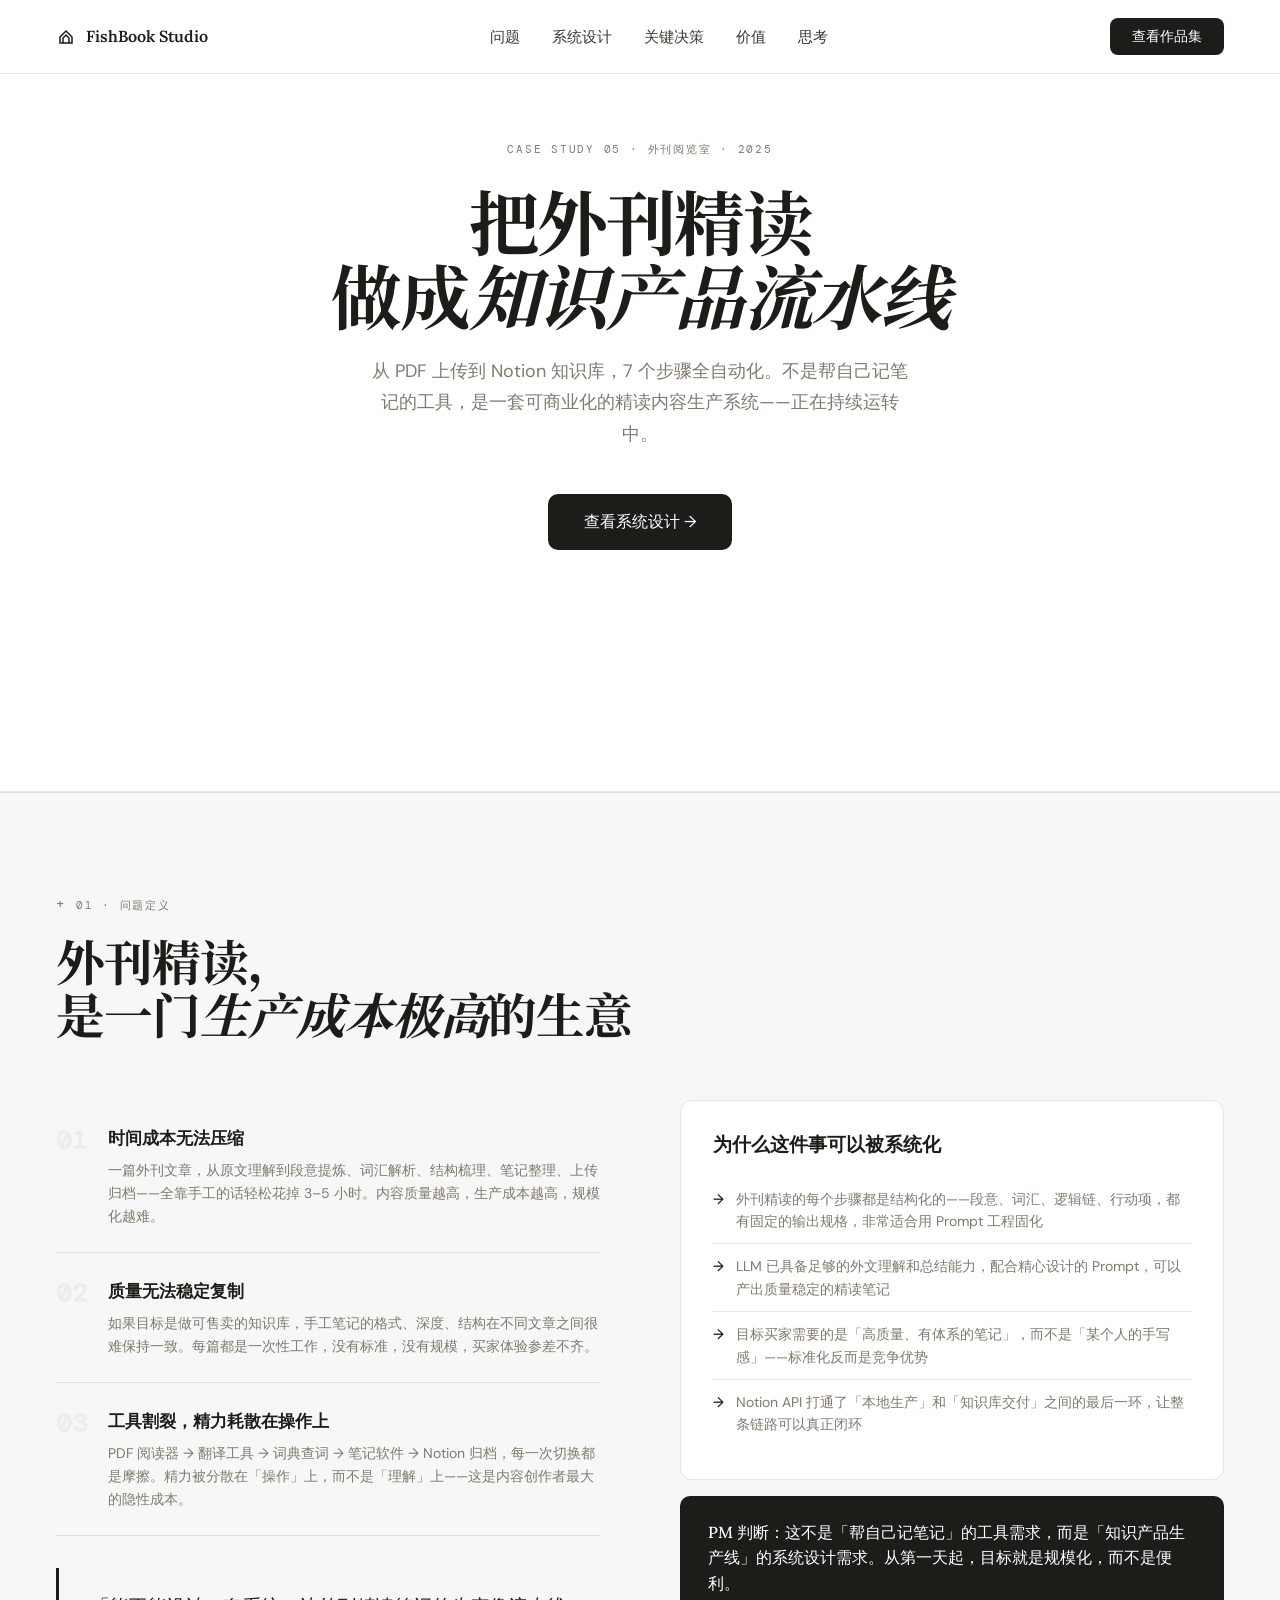
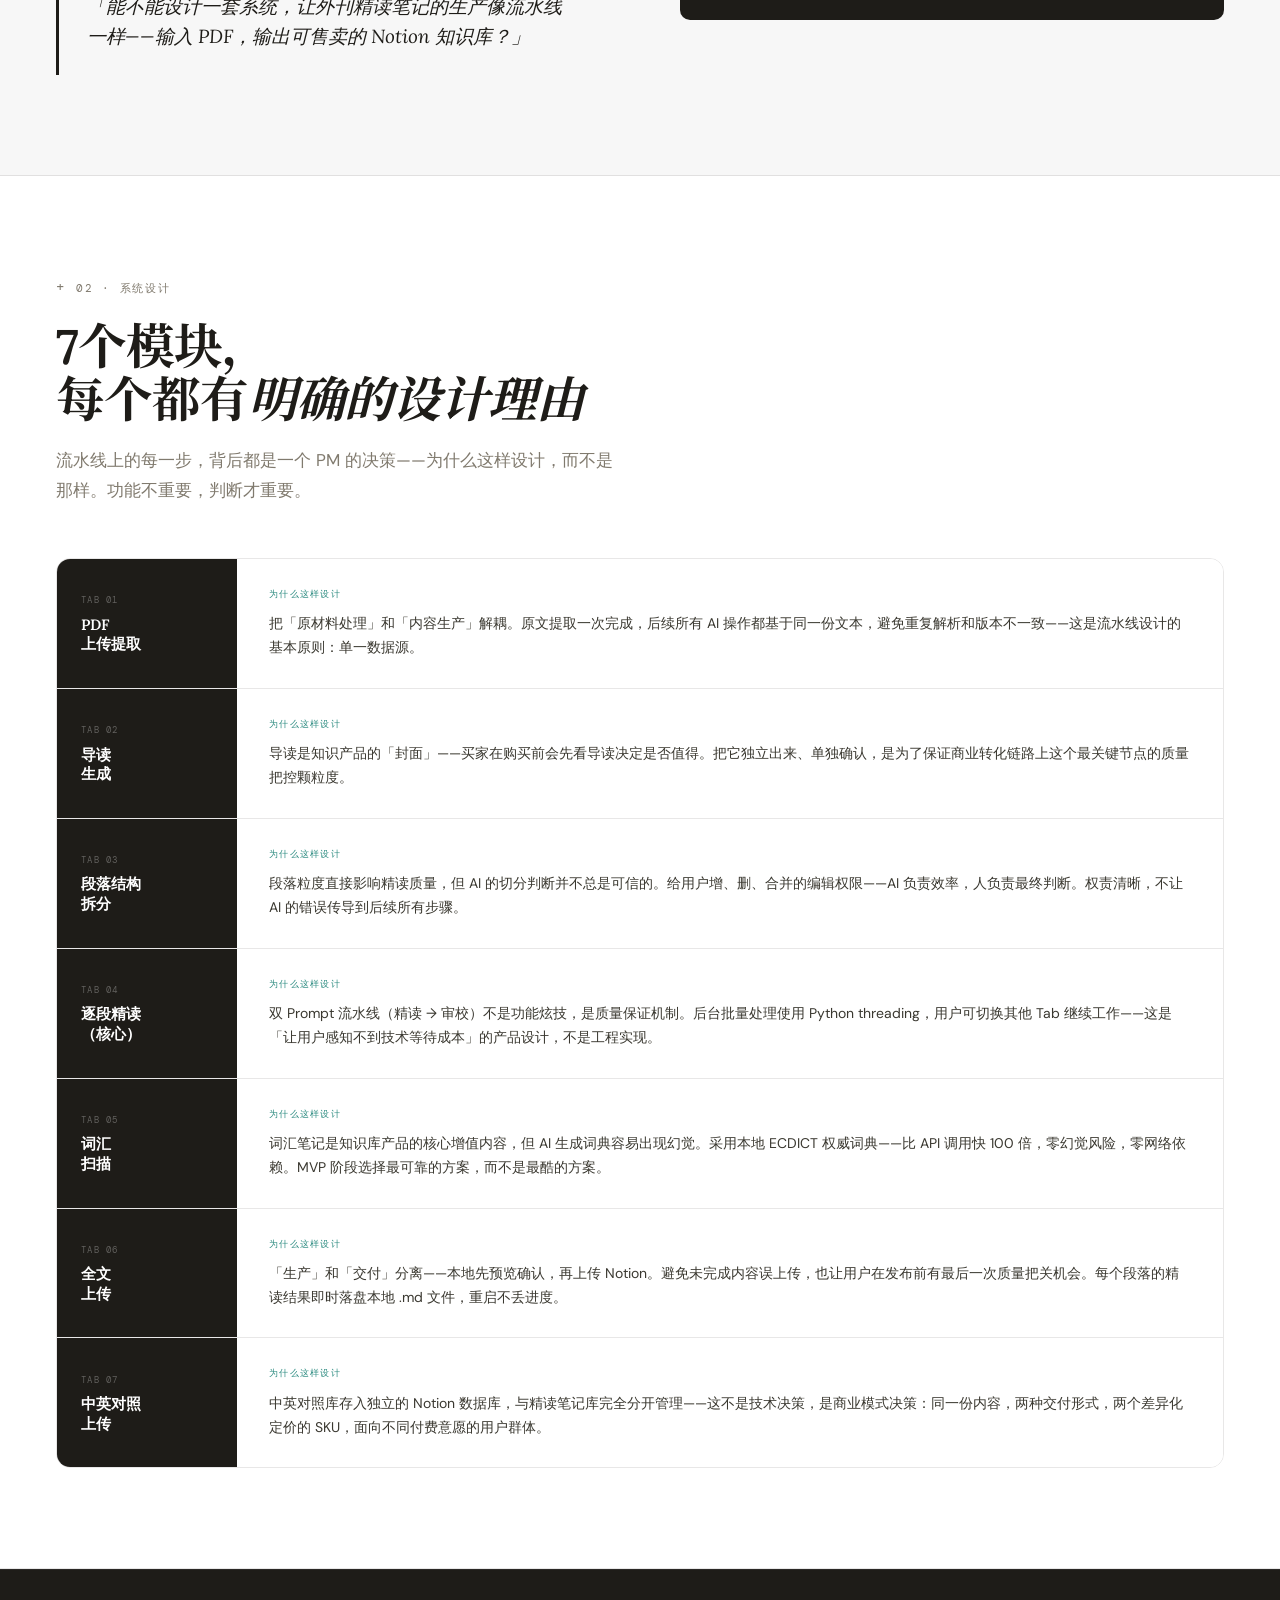
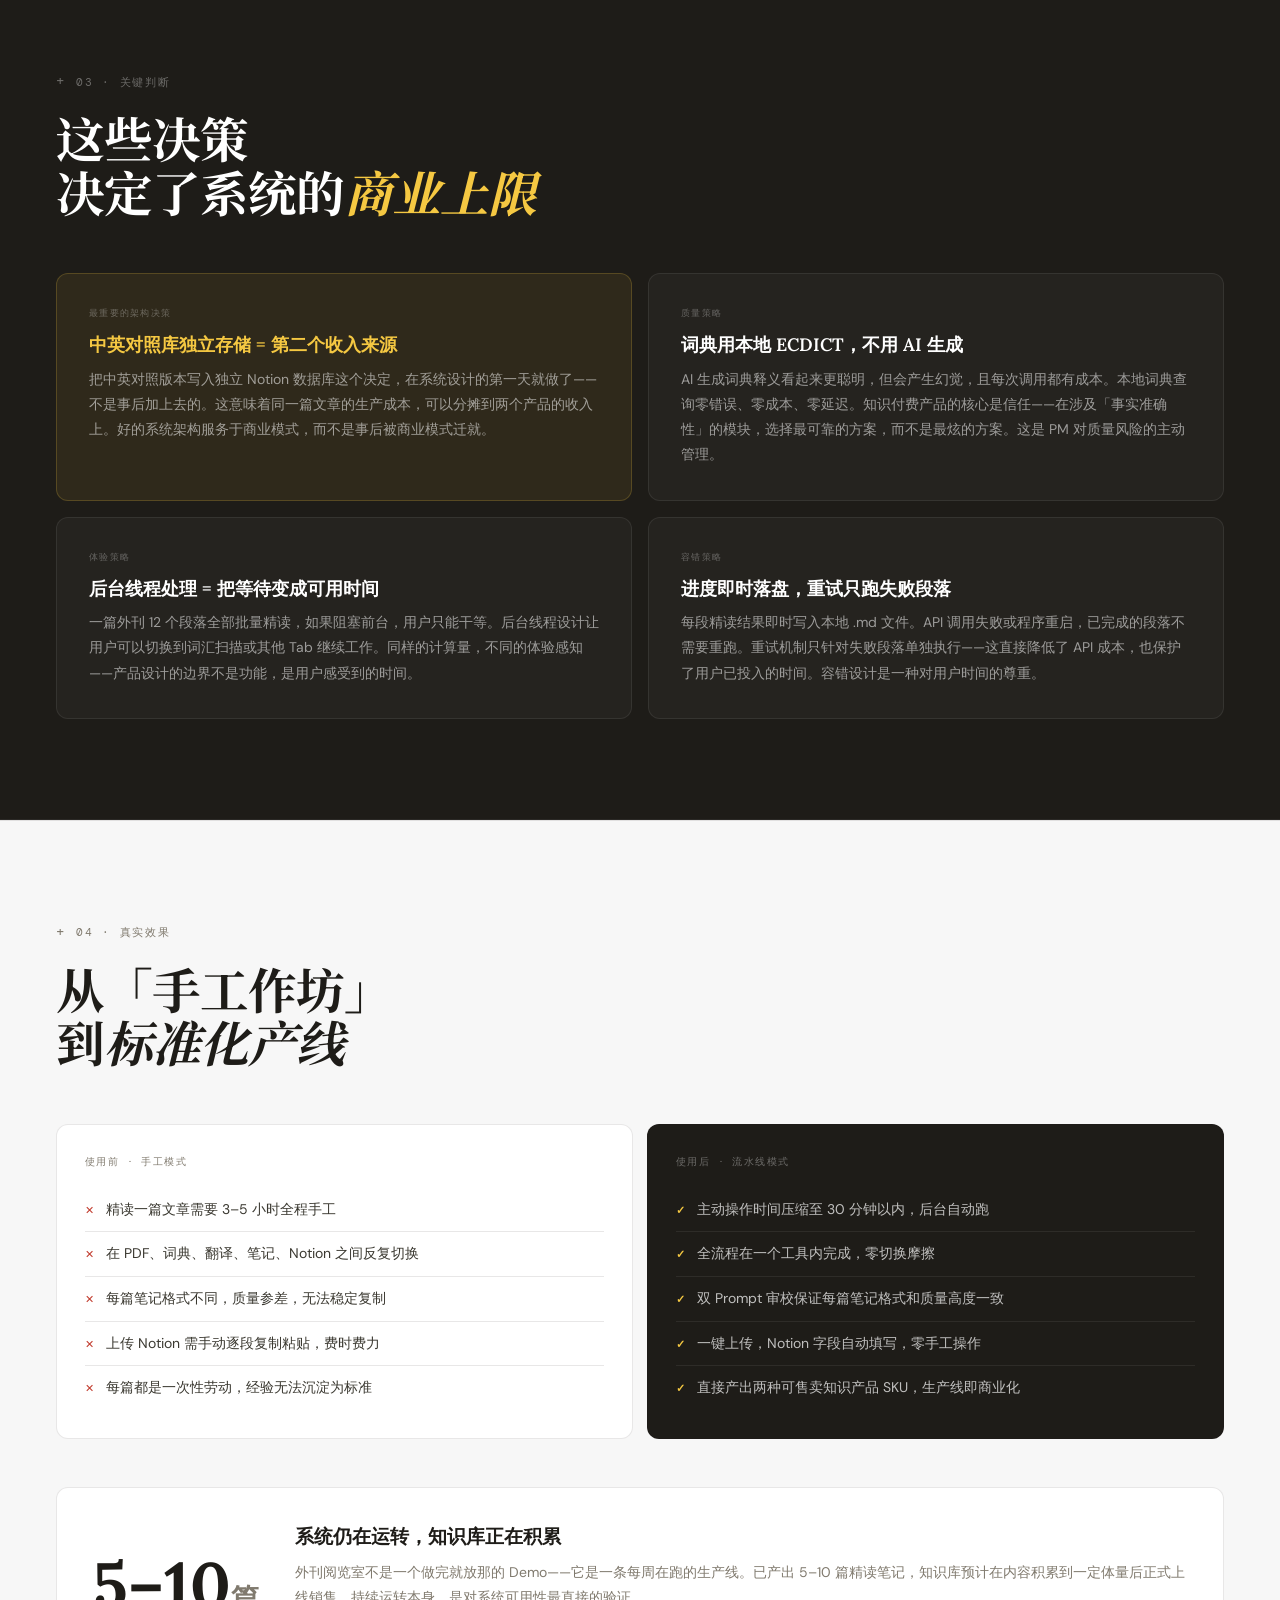
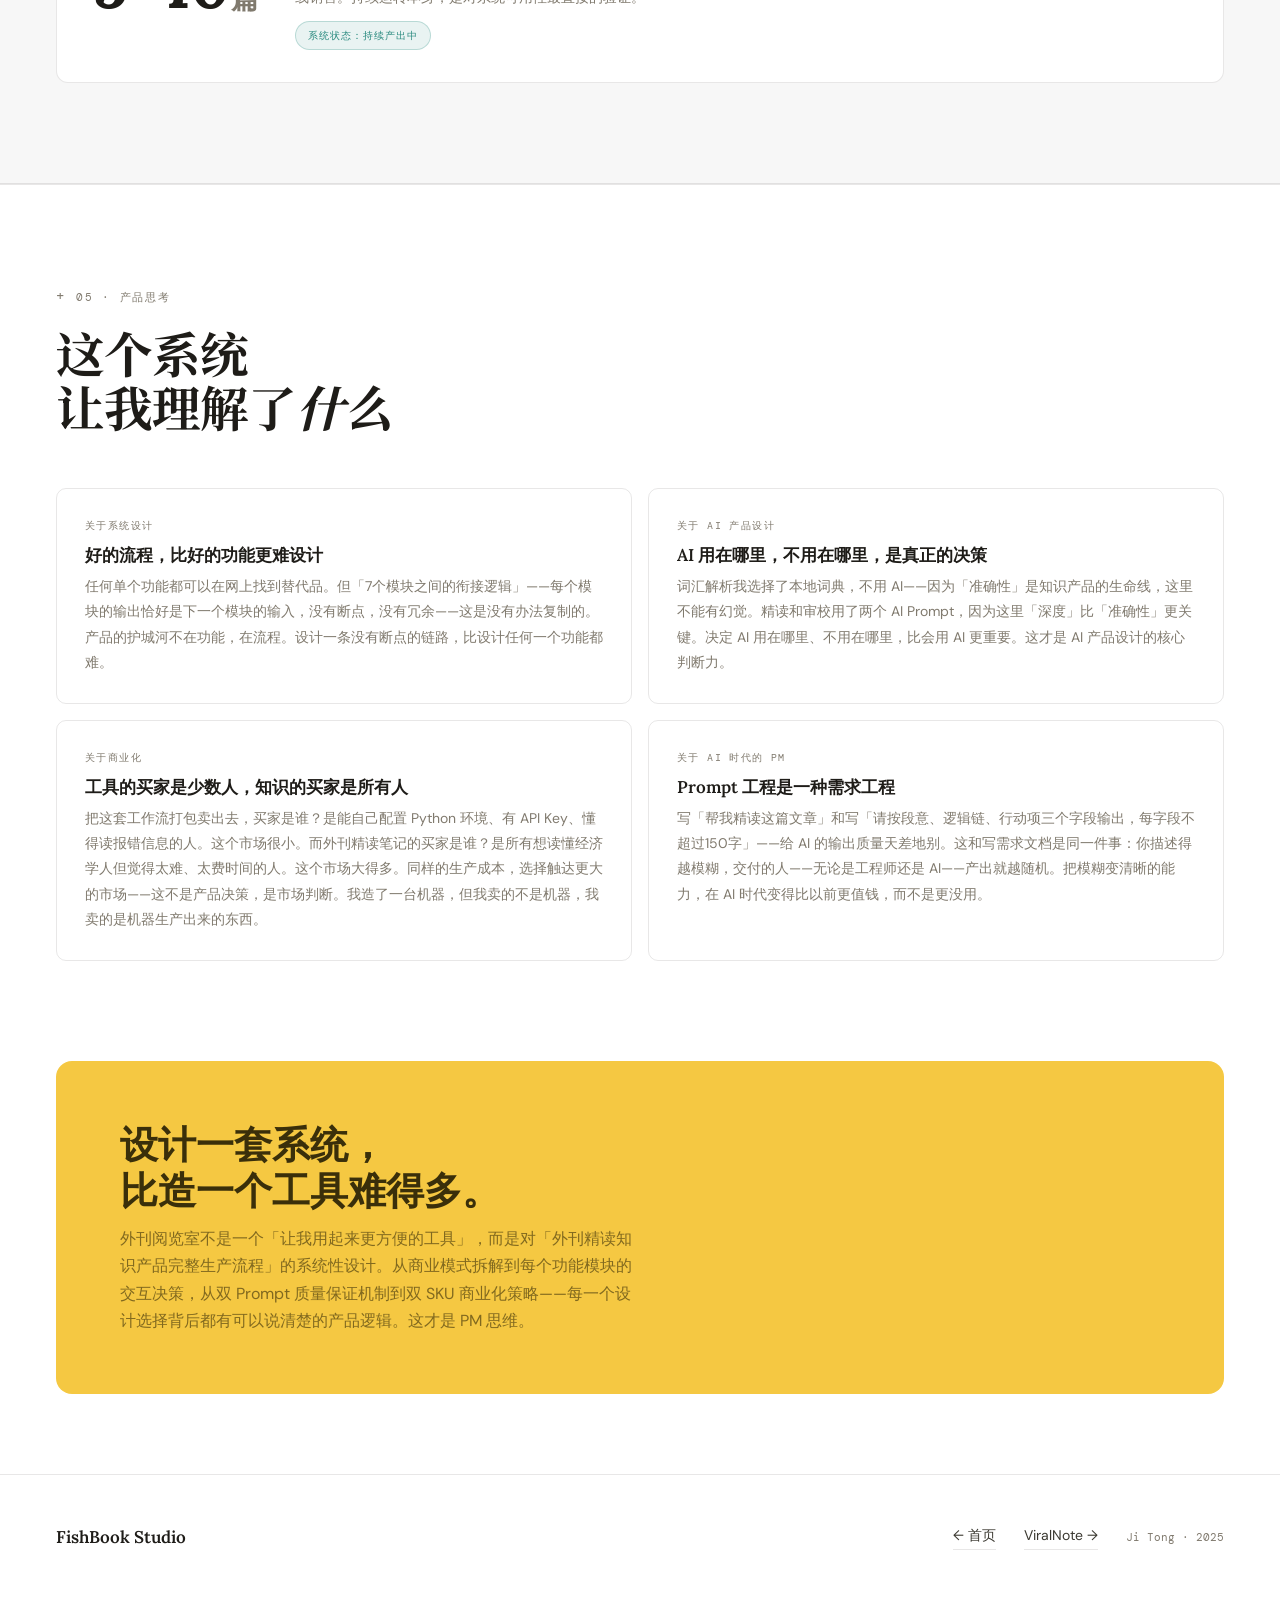
<file: waikan-case-study.html>
<!doctype html>
<html lang="zh">
  <head>
    <meta charset="UTF-8" />
    <meta name="viewport" content="width=device-width, initial-scale=1.0" />
    <title>外刊阅览室 — Case Study · Ji Tong</title>
    <link rel="preconnect" href="https://fonts.googleapis.com" />
    <link rel="preconnect" href="https://fonts.gstatic.com" crossorigin />
    <link
      href="https://fonts.googleapis.com/css2?family=Lora:ital,wght@0,400;0,500;0,600;0,700;1,400;1,600&family=DM+Sans:wght@300;400;500&family=DM+Mono:wght@400;500&family=Noto+Serif+SC:wght@400;600;700&display=swap"
      rel="stylesheet"
    />
    <style>
      *,
      *::before,
      *::after {
        box-sizing: border-box;
        margin: 0;
        padding: 0;
      }
      :root {
        --bg: #ffffff;
        --bg2: #f7f7f7;
        --bg3: #ededed;
        --ink: #1e1c18;
        --ink2: #3a3830;
        --ink3: #807a6e;
        --yellow: #f5c842;
        --y2: #3a2f0a;
        --green: #4a8c5c;
        --blue: #4a6fd4;
        --teal: #2a8a7f;
        --border: rgba(30, 28, 24, 0.1);
      }
      html {
        scroll-behavior: smooth;
      }
      body {
        background: var(--bg);
        color: var(--ink2);
        font-family: "DM Sans", sans-serif;
        font-size: 16px;
        line-height: 1.7;
        overflow-x: hidden;
      }

      nav {
        position: fixed;
        top: 0;
        left: 0;
        right: 0;
        z-index: 100;
        padding: 18px 56px;
        display: flex;
        justify-content: space-between;
        align-items: center;
        background: rgba(255, 255, 255, 0.93);
        backdrop-filter: blur(14px);
        border-bottom: 1px solid var(--border);
      }
      .nav-logo {
        font-family: "Lora", serif;
        font-size: 16px;
        font-weight: 600;
        color: var(--ink);
        display: flex;
        align-items: center;
        gap: 10px;
      }
      .nav-links {
        display: flex;
        gap: 32px;
        list-style: none;
      }
      .nav-links a {
        font-size: 15px;
        color: var(--ink2);
        text-decoration: none;
        transition: color 0.2s;
      }
      .nav-links a:hover {
        color: var(--ink);
      }
      .nav-cta {
        background: var(--ink);
        color: #fff;
        border: none;
        padding: 9px 22px;
        border-radius: 8px;
        font-size: 14px;
        cursor: pointer;
        font-family: "DM Sans", sans-serif;
      }

      /* HERO */
      .hero {
        min-height: 88vh;
        padding: 140px 56px 80px;
        display: flex;
        flex-direction: column;
        align-items: center;
        text-align: center;
        border-bottom: 1px solid var(--border);
      }
      .hero-eyebrow {
        font-family: "DM Mono", monospace;
        font-size: 11px;
        letter-spacing: 0.16em;
        color: var(--ink3);
        text-transform: uppercase;
        margin-bottom: 28px;
      }
      .hero-title {
        font-family: "Lora", "Noto Serif SC", serif;
        font-size: clamp(44px, 5.5vw, 84px);
        font-weight: 700;
        line-height: 1.06;
        color: var(--ink);
        max-width: 860px;
        margin-bottom: 20px;
        letter-spacing: -0.02em;
      }
      .hero-title em {
        font-style: italic;
      }
      .hero-sub {
        font-size: 18px;
        color: var(--ink3);
        max-width: 540px;
        line-height: 1.75;
        margin-bottom: 44px;
      }
      .hero-btn {
        background: var(--ink);
        color: #fff;
        padding: 14px 36px;
        border-radius: 10px;
        font-size: 16px;
        font-family: "DM Sans", sans-serif;
        text-decoration: none;
        display: inline-block;
        transition:
          transform 0.2s,
          box-shadow 0.2s;
        margin-bottom: 0;
      }
      .hero-btn:hover {
        transform: translateY(-1px);
        box-shadow: 0 6px 24px rgba(30, 28, 24, 0.15);
      }
      .hero-stats {
        display: flex;
        gap: 52px;
        align-items: center;
        border-top: 1px solid var(--border);
        padding-top: 40px;
        flex-wrap: wrap;
        justify-content: center;
      }
      .hs {
        text-align: center;
      }
      .hs-num {
        font-family: "Lora", serif;
        font-size: 38px;
        font-weight: 700;
        color: var(--ink);
        line-height: 1;
        display: block;
      }
      .hs-label {
        font-size: 13px;
        color: var(--ink3);
        margin-top: 4px;
        display: block;
      }

      section {
        padding: 100px 56px;
      }
      .stag {
        font-family: "DM Mono", monospace;
        font-size: 11px;
        letter-spacing: 0.16em;
        color: var(--ink3);
        text-transform: uppercase;
        margin-bottom: 20px;
        display: flex;
        align-items: center;
        gap: 10px;
      }
      .stag::before {
        content: "+";
        font-size: 14px;
      }
      .stitle {
        font-family: "Lora", "Noto Serif SC", serif;
        font-size: clamp(32px, 3.8vw, 58px);
        font-weight: 700;
        line-height: 1.1;
        color: var(--ink);
        margin-bottom: 18px;
        letter-spacing: -0.02em;
      }
      .stitle em {
        font-style: italic;
      }
      .sbody {
        font-size: 17px;
        color: var(--ink3);
        max-width: 560px;
        line-height: 1.8;
      }
      .two-col {
        display: grid;
        grid-template-columns: 1fr 1fr;
        gap: 80px;
        margin-top: 56px;
      }

      /* PAIN */
      .pain-sec {
        background: var(--bg2);
        border-top: 1px solid var(--border);
        border-bottom: 1px solid var(--border);
      }
      .pain-item {
        display: flex;
        gap: 20px;
        padding: 24px 0;
        border-bottom: 1px solid var(--border);
        align-items: flex-start;
      }
      .pain-item:last-of-type {
        border-bottom: none;
      }
      .pi-num {
        font-family: "DM Mono", monospace;
        font-size: 26px;
        font-weight: 700;
        color: var(--bg3);
        flex-shrink: 0;
        line-height: 1;
        margin-top: 3px;
      }
      .pi-content h4 {
        font-family: "Lora", serif;
        font-size: 17px;
        font-weight: 600;
        color: var(--ink);
        margin-bottom: 6px;
      }
      .pi-content p {
        font-size: 14px;
        color: var(--ink3);
        line-height: 1.65;
      }
      .quote-block {
        margin-top: 32px;
        padding: 24px 28px;
        font-family: "Lora", serif;
        font-size: 19px;
        font-style: italic;
        color: var(--ink);
        line-height: 1.55;
        border-left: 3px solid var(--ink);
      }
      .ctx-card {
        background: var(--bg);
        border: 1px solid var(--border);
        border-radius: 12px;
        padding: 32px;
      }
      .ctx-card h3 {
        font-family: "Lora", serif;
        font-size: 19px;
        font-weight: 600;
        color: var(--ink);
        margin-bottom: 20px;
        line-height: 1.25;
      }
      .ctx-item {
        display: flex;
        gap: 12px;
        align-items: flex-start;
        padding: 11px 0;
        border-bottom: 1px solid var(--border);
        font-size: 14px;
        color: var(--ink3);
        line-height: 1.6;
      }
      .ctx-item:last-child {
        border-bottom: none;
      }
      .ctx-item::before {
        content: "→";
        color: var(--ink);
        flex-shrink: 0;
        font-weight: 500;
      }
      .opp-box {
        margin-top: 16px;
        background: var(--ink);
        border-radius: 10px;
        padding: 24px 28px;
      }
      .opp-box p {
        font-family: "Lora", serif;
        font-size: 16px;
        color: #fff;
        line-height: 1.6;
        font-weight: 500;
      }

      /* PIPELINE */
      .pipe-sec {
        border-bottom: 1px solid var(--border);
      }
      .pipeline-vertical {
        margin-top: 52px;
        display: flex;
        flex-direction: column;
        border: 1px solid var(--border);
        border-radius: 14px;
        overflow: hidden;
      }
      .pv-row {
        display: grid;
        grid-template-columns: 180px 1fr;
        gap: 0;
        border-bottom: 1px solid var(--border);
      }
      .pv-row:last-child {
        border-bottom: none;
      }
      .pv-stage {
        padding: 28px 24px;
        background: var(--ink);
        display: flex;
        flex-direction: column;
        justify-content: center;
      }
      .pv-stage-num {
        font-family: "DM Mono", monospace;
        font-size: 9px;
        letter-spacing: 0.14em;
        color: rgba(255, 255, 255, 0.3);
        text-transform: uppercase;
        margin-bottom: 6px;
      }
      .pv-stage h4 {
        font-family: "Lora", serif;
        font-size: 15px;
        font-weight: 600;
        color: #fff;
        line-height: 1.3;
      }
      .pv-pm {
        padding: 28px 32px;
        background: var(--bg);
      }
      .pv-pm-label {
        font-family: "DM Mono", monospace;
        font-size: 9px;
        letter-spacing: 0.14em;
        color: var(--teal);
        text-transform: uppercase;
        margin-bottom: 10px;
      }
      .pv-pm p {
        font-size: 14px;
        color: var(--ink2);
        line-height: 1.7;
      }

      /* DECISION SPOTLIGHT */
      .decision-sec {
        background: var(--ink);
        border-top: 1px solid rgba(255, 255, 255, 0.06);
        border-bottom: 1px solid rgba(255, 255, 255, 0.06);
      }
      .decision-sec .stag {
        color: rgba(255, 255, 255, 0.35);
      }
      .decision-sec .stag::before {
        color: rgba(255, 255, 255, 0.35);
      }
      .decision-sec .stitle {
        color: #fff;
      }
      .decision-sec .stitle em {
        color: var(--yellow);
      }
      .decision-inner {
        margin-top: 52px;
        display: grid;
        grid-template-columns: 1fr 1fr;
        gap: 16px;
      }
      .dc {
        border-radius: 12px;
        padding: 32px;
        border: 1px solid rgba(255, 255, 255, 0.08);
        background: rgba(255, 255, 255, 0.03);
      }
      .dc-tag {
        font-family: "DM Mono", monospace;
        font-size: 9px;
        letter-spacing: 0.14em;
        color: rgba(255, 255, 255, 0.3);
        text-transform: uppercase;
        margin-bottom: 12px;
      }
      .dc h4 {
        font-family: "Lora", serif;
        font-size: 18px;
        font-weight: 600;
        color: #fff;
        margin-bottom: 10px;
        line-height: 1.3;
      }
      .dc p {
        font-size: 14px;
        color: rgba(255, 255, 255, 0.55);
        line-height: 1.8;
      }
      .dc-highlight {
        background: rgba(245, 200, 66, 0.08);
        border-color: rgba(245, 200, 66, 0.2);
      }
      .dc-highlight h4 {
        color: var(--yellow);
      }

      /* VALUE */
      .value-sec {
        background: var(--bg2);
        border-top: 1px solid var(--border);
        border-bottom: 1px solid var(--border);
      }
      .before-after {
        display: grid;
        grid-template-columns: 1fr 1fr;
        gap: 14px;
        margin-top: 52px;
      }
      .ba-card {
        border-radius: 12px;
        padding: 28px;
        border: 1px solid var(--border);
      }
      .ba-before {
        background: var(--bg);
      }
      .ba-after {
        background: var(--ink);
      }
      .ba-label {
        font-family: "DM Mono", monospace;
        font-size: 10px;
        letter-spacing: 0.14em;
        text-transform: uppercase;
        margin-bottom: 18px;
        display: block;
      }
      .ba-before .ba-label {
        color: var(--ink3);
      }
      .ba-after .ba-label {
        color: rgba(255, 255, 255, 0.35);
      }
      .ba-item {
        display: flex;
        gap: 12px;
        padding: 11px 0;
        border-bottom: 1px solid;
        font-size: 14px;
        align-items: flex-start;
        line-height: 1.55;
      }
      .ba-before .ba-item {
        color: var(--ink2);
        border-color: var(--border);
      }
      .ba-after .ba-item {
        color: rgba(255, 255, 255, 0.72);
        border-color: rgba(255, 255, 255, 0.07);
      }
      .ba-item:last-child {
        border-bottom: none;
      }
      .ba-before .ba-item::before {
        content: "✕";
        color: #c0392b;
        flex-shrink: 0;
        font-size: 11px;
        margin-top: 3px;
      }
      .ba-after .ba-item::before {
        content: "✓";
        color: var(--yellow);
        flex-shrink: 0;
        font-size: 11px;
        margin-top: 3px;
        font-weight: 700;
      }

      .progress-card {
        margin-top: 48px;
        background: var(--bg);
        border: 1px solid var(--border);
        border-radius: 12px;
        padding: 32px 36px;
        display: grid;
        grid-template-columns: auto 1fr;
        gap: 36px;
        align-items: center;
      }
      .progress-num {
        font-family: "Lora", serif;
        font-size: 64px;
        font-weight: 700;
        color: var(--ink);
        line-height: 1;
        white-space: nowrap;
      }
      .progress-num span {
        font-size: 28px;
        color: var(--ink3);
      }
      .progress-content h3 {
        font-family: "Lora", serif;
        font-size: 19px;
        font-weight: 600;
        color: var(--ink);
        margin-bottom: 8px;
      }
      .progress-content p {
        font-size: 14px;
        color: var(--ink3);
        line-height: 1.75;
      }
      .progress-tag {
        display: inline-block;
        margin-top: 12px;
        font-family: "DM Mono", monospace;
        font-size: 10px;
        letter-spacing: 0.1em;
        background: rgba(42, 138, 127, 0.1);
        border: 1px solid rgba(42, 138, 127, 0.25);
        color: var(--teal);
        padding: 5px 12px;
        border-radius: 20px;
        text-transform: uppercase;
      }

      /* REFLECTION */
      .ref-sec {
        border-top: 1px solid var(--border);
      }
      .ref-grid {
        display: grid;
        grid-template-columns: 1fr 1fr;
        gap: 16px;
        margin-top: 52px;
      }
      .rc {
        border: 1px solid var(--border);
        border-radius: 10px;
        padding: 28px;
      }
      .rc-tag {
        font-family: "DM Mono", monospace;
        font-size: 10px;
        letter-spacing: 0.14em;
        color: var(--ink3);
        text-transform: uppercase;
        margin-bottom: 10px;
      }
      .rc h4 {
        font-family: "Lora", serif;
        font-size: 17px;
        font-weight: 600;
        color: var(--ink);
        margin-bottom: 8px;
        line-height: 1.3;
      }
      .rc p {
        font-size: 14px;
        color: var(--ink3);
        line-height: 1.8;
      }

      /* CTA */
      .cta-wrap {
        padding: 0 56px 80px;
      }
      .cta-inner {
        background: var(--yellow);
        border-radius: 16px;
        padding: 60px 64px;
      }
      .cta-inner h2 {
        font-family: "Lora", serif;
        font-size: clamp(26px, 3vw, 40px);
        font-weight: 700;
        color: var(--y2);
        line-height: 1.2;
        margin-bottom: 12px;
        max-width: 560px;
      }
      .cta-inner p {
        font-size: 16px;
        color: rgba(58, 47, 10, 0.62);
        max-width: 520px;
        line-height: 1.7;
      }

      footer {
        padding: 48px 56px;
        border-top: 1px solid var(--border);
        display: flex;
        justify-content: space-between;
        align-items: center;
      }
      .fl {
        font-family: "Lora", serif;
        font-size: 17px;
        font-weight: 600;
        color: var(--ink);
      }
      .flinks {
        display: flex;
        gap: 28px;
        align-items: center;
      }
      .flink {
        font-size: 14px;
        color: var(--ink2);
        text-decoration: none;
        border-bottom: 1px solid var(--border);
        padding-bottom: 1px;
        transition: border-color 0.2s;
      }
      .flink:hover {
        border-color: var(--ink);
      }
      .fmeta {
        font-family: "DM Mono", monospace;
        font-size: 11px;
        color: var(--ink3);
      }

      .fade-up {
        opacity: 0;
        transform: translateY(20px);
        transition:
          opacity 0.7s ease,
          transform 0.7s ease;
      }
      .fade-up.visible {
        opacity: 1;
        transform: translateY(0);
      }
      .fade-up:nth-child(2) {
        transition-delay: 0.08s;
      }
      .fade-up:nth-child(3) {
        transition-delay: 0.16s;
      }
      .fade-up:nth-child(4) {
        transition-delay: 0.24s;
      }

      ::-webkit-scrollbar {
        width: 4px;
      }
      ::-webkit-scrollbar-track {
        background: var(--bg);
      }
      ::-webkit-scrollbar-thumb {
        background: var(--border);
        border-radius: 2px;
      }

      @media (max-width: 960px) {
        nav {
          padding: 16px 24px;
        }
        .nav-links {
          display: none;
        }
        section {
          padding: 72px 24px;
        }
        .hero {
          padding: 110px 24px 64px;
        }
        .two-col,
        .ref-grid,
        .before-after,
        .decision-inner {
          grid-template-columns: 1fr;
          gap: 24px;
        }
        .pv-row {
          grid-template-columns: 1fr;
        }
        .progress-card {
          grid-template-columns: 1fr;
        }
        .cta-wrap {
          padding: 0 24px 60px;
        }
        .cta-inner {
          padding: 40px 28px;
        }
        footer {
          flex-direction: column;
          gap: 14px;
          text-align: center;
          padding: 40px 24px;
        }
      }
    </style>
  </head>
  <body>
    <nav>
      <div class="nav-logo">
        <svg viewBox="0 0 20 20" fill="none" width="20" height="20">
          <path
            d="M4 10 L10 4 L16 10 L16 16 L4 16 Z"
            stroke="#1e1c18"
            stroke-width="1.5"
            fill="none"
          />
          <path
            d="M7 16 L7 11 L10 8 L13 11 L13 16"
            stroke="#1e1c18"
            stroke-width="1.5"
            fill="none"
          />
        </svg>
        FishBook Studio
      </div>
      <ul class="nav-links">
        <li><a href="#pain">问题</a></li>
        <li><a href="#pipeline">系统设计</a></li>
        <li><a href="#decision">关键决策</a></li>
        <li><a href="#value">价值</a></li>
        <li><a href="#reflection">思考</a></li>
      </ul>
      <button class="nav-cta">查看作品集</button>
    </nav>

    <!-- HERO -->
    <section class="hero">
      <div class="hero-eyebrow">Case Study 05 · 外刊阅览室 · 2025</div>
      <h1 class="hero-title">把外刊精读<br />做成<em>知识产品流水线</em></h1>
      <p class="hero-sub">
        从 PDF 上传到 Notion 知识库，7
        个步骤全自动化。不是帮自己记笔记的工具，是一套可商业化的精读内容生产系统——正在持续运转中。
      </p>
      <a class="hero-btn" href="#pipeline">查看系统设计 →</a>
    </section>

    <!-- PAIN -->
    <section class="pain-sec" id="pain">
      <div class="stag">01 · 问题定义</div>
      <h2 class="stitle">外刊精读，<br />是一门<em>生产成本极高</em>的生意</h2>

      <div class="two-col">
        <div>
          <div class="pain-item fade-up">
            <div class="pi-num">01</div>
            <div class="pi-content">
              <h4>时间成本无法压缩</h4>
              <p>
                一篇外刊文章，从原文理解到段意提炼、词汇解析、结构梳理、笔记整理、上传归档——全靠手工的话轻松花掉
                3–5 小时。内容质量越高，生产成本越高，规模化越难。
              </p>
            </div>
          </div>
          <div class="pain-item fade-up">
            <div class="pi-num">02</div>
            <div class="pi-content">
              <h4>质量无法稳定复制</h4>
              <p>
                如果目标是做可售卖的知识库，手工笔记的格式、深度、结构在不同文章之间很难保持一致。每篇都是一次性工作，没有标准，没有规模，买家体验参差不齐。
              </p>
            </div>
          </div>
          <div class="pain-item fade-up">
            <div class="pi-num">03</div>
            <div class="pi-content">
              <h4>工具割裂，精力耗散在操作上</h4>
              <p>
                PDF 阅读器 → 翻译工具 → 词典查词 → 笔记软件 → Notion
                归档，每一次切换都是摩擦。精力被分散在「操作」上，而不是「理解」上——这是内容创作者最大的隐性成本。
              </p>
            </div>
          </div>
          <div class="quote-block fade-up">
            「能不能设计一套系统，让外刊精读笔记的生产像流水线一样——输入
            PDF，输出可售卖的 Notion 知识库？」
          </div>
        </div>

        <div class="fade-up">
          <div class="ctx-card">
            <h3>为什么这件事可以被系统化</h3>
            <div class="ctx-item">
              外刊精读的每个步骤都是结构化的——段意、词汇、逻辑链、行动项，都有固定的输出规格，非常适合用
              Prompt 工程固化
            </div>
            <div class="ctx-item">
              LLM 已具备足够的外文理解和总结能力，配合精心设计的
              Prompt，可以产出质量稳定的精读笔记
            </div>
            <div class="ctx-item">
              目标买家需要的是「高质量、有体系的笔记」，而不是「某个人的手写感」——标准化反而是竞争优势
            </div>
            <div class="ctx-item">
              Notion API
              打通了「本地生产」和「知识库交付」之间的最后一环，让整条链路可以真正闭环
            </div>
          </div>
          <div class="opp-box">
            <p>
              PM
              判断：这不是「帮自己记笔记」的工具需求，而是「知识产品生产线」的系统设计需求。从第一天起，目标就是规模化，而不是便利。
            </p>
          </div>
        </div>
      </div>
    </section>

    <!-- PIPELINE -->
    <section class="pipe-sec" id="pipeline">
      <div class="stag">02 · 系统设计</div>
      <h2 class="stitle">7个模块，<br />每个都有<em>明确的设计理由</em></h2>
      <p class="sbody">
        流水线上的每一步，背后都是一个 PM
        的决策——为什么这样设计，而不是那样。功能不重要，判断才重要。
      </p>

      <div class="pipeline-vertical fade-up">
        <div class="pv-row">
          <div class="pv-stage">
            <div class="pv-stage-num">Tab 01</div>
            <h4>PDF<br />上传提取</h4>
          </div>
          <div class="pv-pm">
            <div class="pv-pm-label">为什么这样设计</div>
            <p>
              把「原材料处理」和「内容生产」解耦。原文提取一次完成，后续所有 AI
              操作都基于同一份文本，避免重复解析和版本不一致——这是流水线设计的基本原则：单一数据源。
            </p>
          </div>
        </div>
        <div class="pv-row">
          <div class="pv-stage">
            <div class="pv-stage-num">Tab 02</div>
            <h4>导读<br />生成</h4>
          </div>
          <div class="pv-pm">
            <div class="pv-pm-label">为什么这样设计</div>
            <p>
              导读是知识产品的「封面」——买家在购买前会先看导读决定是否值得。把它独立出来、单独确认，是为了保证商业转化链路上这个最关键节点的质量把控颗粒度。
            </p>
          </div>
        </div>
        <div class="pv-row">
          <div class="pv-stage">
            <div class="pv-stage-num">Tab 03</div>
            <h4>段落结构<br />拆分</h4>
          </div>
          <div class="pv-pm">
            <div class="pv-pm-label">为什么这样设计</div>
            <p>
              段落粒度直接影响精读质量，但 AI
              的切分判断并不总是可信的。给用户增、删、合并的编辑权限——AI
              负责效率，人负责最终判断。权责清晰，不让 AI
              的错误传导到后续所有步骤。
            </p>
          </div>
        </div>
        <div class="pv-row">
          <div class="pv-stage">
            <div class="pv-stage-num">Tab 04</div>
            <h4>逐段精读<br />（核心）</h4>
          </div>
          <div class="pv-pm">
            <div class="pv-pm-label">为什么这样设计</div>
            <p>
              双 Prompt 流水线（精读 →
              审校）不是功能炫技，是质量保证机制。后台批量处理使用 Python
              threading，用户可切换其他 Tab
              继续工作——这是「让用户感知不到技术等待成本」的产品设计，不是工程实现。
            </p>
          </div>
        </div>
        <div class="pv-row">
          <div class="pv-stage">
            <div class="pv-stage-num">Tab 05</div>
            <h4>词汇<br />扫描</h4>
          </div>
          <div class="pv-pm">
            <div class="pv-pm-label">为什么这样设计</div>
            <p>
              词汇笔记是知识库产品的核心增值内容，但 AI
              生成词典容易出现幻觉。采用本地 ECDICT 权威词典——比 API 调用快 100
              倍，零幻觉风险，零网络依赖。MVP
              阶段选择最可靠的方案，而不是最酷的方案。
            </p>
          </div>
        </div>
        <div class="pv-row">
          <div class="pv-stage">
            <div class="pv-stage-num">Tab 06</div>
            <h4>全文<br />上传</h4>
          </div>
          <div class="pv-pm">
            <div class="pv-pm-label">为什么这样设计</div>
            <p>
              「生产」和「交付」分离——本地先预览确认，再上传
              Notion。避免未完成内容误上传，也让用户在发布前有最后一次质量把关机会。每个段落的精读结果即时落盘本地
              .md 文件，重启不丢进度。
            </p>
          </div>
        </div>
        <div class="pv-row">
          <div class="pv-stage">
            <div class="pv-stage-num">Tab 07</div>
            <h4>中英对照<br />上传</h4>
          </div>
          <div class="pv-pm">
            <div class="pv-pm-label">为什么这样设计</div>
            <p>
              中英对照库存入独立的 Notion
              数据库，与精读笔记库完全分开管理——这不是技术决策，是商业模式决策：同一份内容，两种交付形式，两个差异化定价的
              SKU，面向不同付费意愿的用户群体。
            </p>
          </div>
        </div>
      </div>
    </section>

    <!-- DECISION SPOTLIGHT -->
    <section class="decision-sec" id="decision">
      <div class="stag">03 · 关键判断</div>
      <h2 class="stitle">这些决策<br />决定了系统的<em>商业上限</em></h2>

      <div class="decision-inner">
        <div class="dc dc-highlight fade-up">
          <div class="dc-tag">最重要的架构决策</div>
          <h4>中英对照库独立存储 = 第二个收入来源</h4>
          <p>
            把中英对照版本写入独立 Notion
            数据库这个决定，在系统设计的第一天就做了——不是事后加上去的。这意味着同一篇文章的生产成本，可以分摊到两个产品的收入上。好的系统架构服务于商业模式，而不是事后被商业模式迁就。
          </p>
        </div>
        <div class="dc fade-up">
          <div class="dc-tag">质量策略</div>
          <h4>词典用本地 ECDICT，不用 AI 生成</h4>
          <p>
            AI
            生成词典释义看起来更聪明，但会产生幻觉，且每次调用都有成本。本地词典查询零错误、零成本、零延迟。知识付费产品的核心是信任——在涉及「事实准确性」的模块，选择最可靠的方案，而不是最炫的方案。这是
            PM 对质量风险的主动管理。
          </p>
        </div>
        <div class="dc fade-up">
          <div class="dc-tag">体验策略</div>
          <h4>后台线程处理 = 把等待变成可用时间</h4>
          <p>
            一篇外刊 12
            个段落全部批量精读，如果阻塞前台，用户只能干等。后台线程设计让用户可以切换到词汇扫描或其他
            Tab
            继续工作。同样的计算量，不同的体验感知——产品设计的边界不是功能，是用户感受到的时间。
          </p>
        </div>
        <div class="dc fade-up">
          <div class="dc-tag">容错策略</div>
          <h4>进度即时落盘，重试只跑失败段落</h4>
          <p>
            每段精读结果即时写入本地 .md 文件。API
            调用失败或程序重启，已完成的段落不需要重跑。重试机制只针对失败段落单独执行——这直接降低了
            API 成本，也保护了用户已投入的时间。容错设计是一种对用户时间的尊重。
          </p>
        </div>
      </div>
    </section>

    <!-- VALUE -->
    <section class="value-sec" id="value">
      <div class="stag">04 · 真实效果</div>
      <h2 class="stitle">从「手工作坊」<br />到<em>标准化产线</em></h2>

      <div class="before-after">
        <div class="ba-card ba-before fade-up">
          <span class="ba-label">使用前 · 手工模式</span>
          <div class="ba-item">精读一篇文章需要 3–5 小时全程手工</div>
          <div class="ba-item">
            在 PDF、词典、翻译、笔记、Notion 之间反复切换
          </div>
          <div class="ba-item">每篇笔记格式不同，质量参差，无法稳定复制</div>
          <div class="ba-item">上传 Notion 需手动逐段复制粘贴，费时费力</div>
          <div class="ba-item">每篇都是一次性劳动，经验无法沉淀为标准</div>
        </div>
        <div class="ba-card ba-after fade-up">
          <span class="ba-label">使用后 · 流水线模式</span>
          <div class="ba-item">主动操作时间压缩至 30 分钟以内，后台自动跑</div>
          <div class="ba-item">全流程在一个工具内完成，零切换摩擦</div>
          <div class="ba-item">
            双 Prompt 审校保证每篇笔记格式和质量高度一致
          </div>
          <div class="ba-item">一键上传，Notion 字段自动填写，零手工操作</div>
          <div class="ba-item">
            直接产出两种可售卖知识产品 SKU，生产线即商业化
          </div>
        </div>
      </div>

      <div class="progress-card fade-up">
        <div>
          <div class="progress-num">5–10<span>篇</span></div>
        </div>
        <div class="progress-content">
          <h3>系统仍在运转，知识库正在积累</h3>
          <p>
            外刊阅览室不是一个做完就放那的
            Demo——它是一条每周在跑的生产线。已产出 5–10
            篇精读笔记，知识库预计在内容积累到一定体量后正式上线销售。持续运转本身，是对系统可用性最直接的验证。
          </p>
          <span class="progress-tag">系统状态：持续产出中</span>
        </div>
      </div>
    </section>

    <!-- REFLECTION -->
    <section class="ref-sec" id="reflection">
      <div class="stag">05 · 产品思考</div>
      <h2 class="stitle">这个系统<br />让我理解了<em>什么</em></h2>

      <div class="ref-grid">
        <div class="rc fade-up">
          <div class="rc-tag">关于系统设计</div>
          <h4>好的流程，比好的功能更难设计</h4>
          <p>
            任何单个功能都可以在网上找到替代品。但「7个模块之间的衔接逻辑」——每个模块的输出恰好是下一个模块的输入，没有断点，没有冗余——这是没有办法复制的。产品的护城河不在功能，在流程。设计一条没有断点的链路，比设计任何一个功能都难。
          </p>
        </div>
        <div class="rc fade-up">
          <div class="rc-tag">关于 AI 产品设计</div>
          <h4>AI 用在哪里，不用在哪里，是真正的决策</h4>
          <p>
            词汇解析我选择了本地词典，不用
            AI——因为「准确性」是知识产品的生命线，这里不能有幻觉。精读和审校用了两个
            AI Prompt，因为这里「深度」比「准确性」更关键。决定 AI
            用在哪里、不用在哪里，比会用 AI 更重要。这才是 AI
            产品设计的核心判断力。
          </p>
        </div>
        <div class="rc fade-up">
          <div class="rc-tag">关于商业化</div>
          <h4>工具的买家是少数人，知识的买家是所有人</h4>
          <p>
            把这套工作流打包卖出去，买家是谁？是能自己配置 Python 环境、有 API
            Key、懂得读报错信息的人。这个市场很小。而外刊精读笔记的买家是谁？是所有想读懂经济学人但觉得太难、太费时间的人。这个市场大得多。同样的生产成本，选择触达更大的市场——这不是产品决策，是市场判断。我造了一台机器，但我卖的不是机器，我卖的是机器生产出来的东西。
          </p>
        </div>
        <div class="rc fade-up">
          <div class="rc-tag">关于 AI 时代的 PM</div>
          <h4>Prompt 工程是一种需求工程</h4>
          <p>
            写「帮我精读这篇文章」和写「请按段意、逻辑链、行动项三个字段输出，每字段不超过150字」——给
            AI
            的输出质量天差地别。这和写需求文档是同一件事：你描述得越模糊，交付的人——无论是工程师还是
            AI——产出就越随机。把模糊变清晰的能力，在 AI
            时代变得比以前更值钱，而不是更没用。
          </p>
        </div>
      </div>
    </section>

    <!-- CTA -->
    <div class="cta-wrap">
      <div class="cta-inner">
        <h2>设计一套系统，<br />比造一个工具难得多。</h2>
        <p>
          外刊阅览室不是一个「让我用起来更方便的工具」，而是对「外刊精读知识产品完整生产流程」的系统性设计。从商业模式拆解到每个功能模块的交互决策，从双
          Prompt 质量保证机制到双 SKU
          商业化策略——每一个设计选择背后都有可以说清楚的产品逻辑。这才是 PM
          思维。
        </p>
      </div>
    </div>

    <footer>
      <div class="fl">FishBook Studio</div>
      <div class="flinks">
        <a href="index.html" class="flink">← 首页</a>
        <a href="viralnote-case-study.html" class="flink">ViralNote →</a>
        <span class="fmeta">Ji Tong · 2025</span>
      </div>
    </footer>

    <script>
      const obs = new IntersectionObserver(
        (entries) => {
          entries.forEach((e) => {
            if (e.isIntersecting) {
              e.target.classList.add("visible");
              obs.unobserve(e.target);
            }
          });
        },
        { threshold: 0.08 },
      );
      document.querySelectorAll(".fade-up").forEach((el) => obs.observe(el));
    </script>
  </body>
</html>
</file>
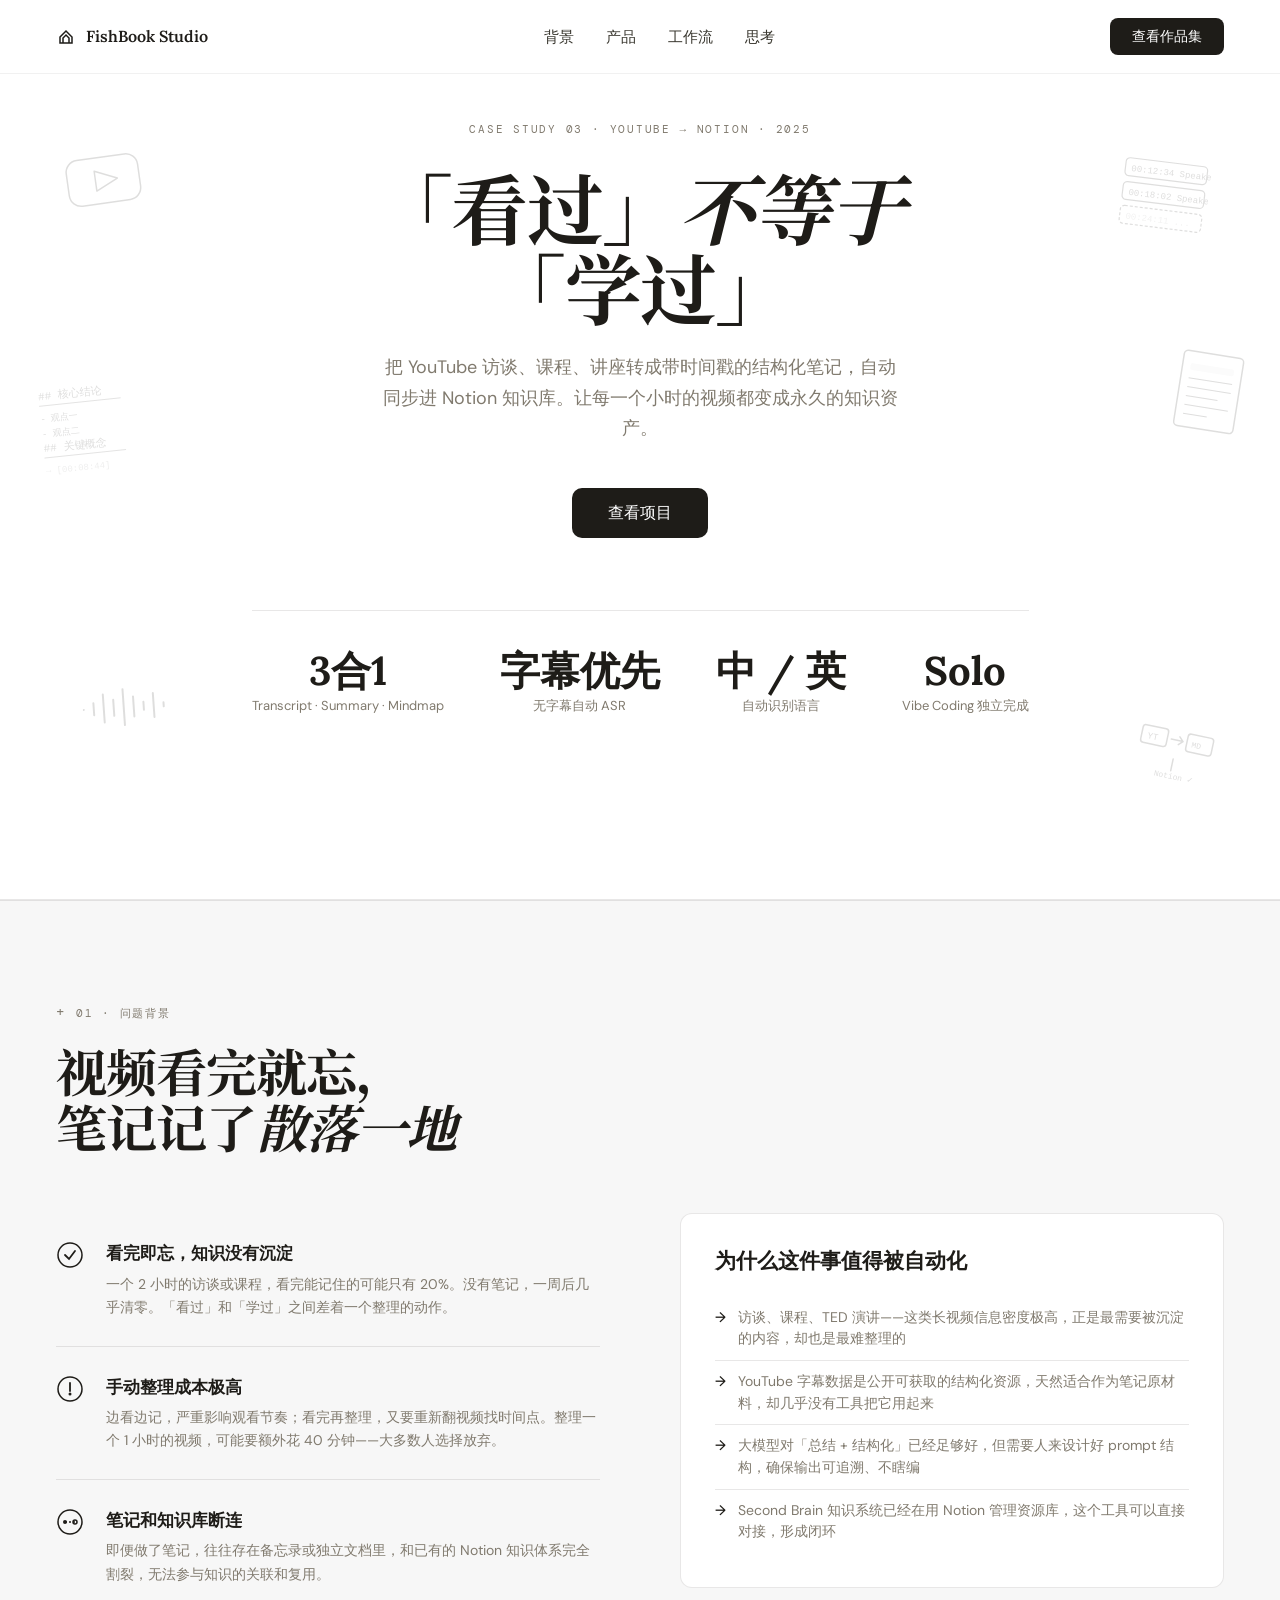
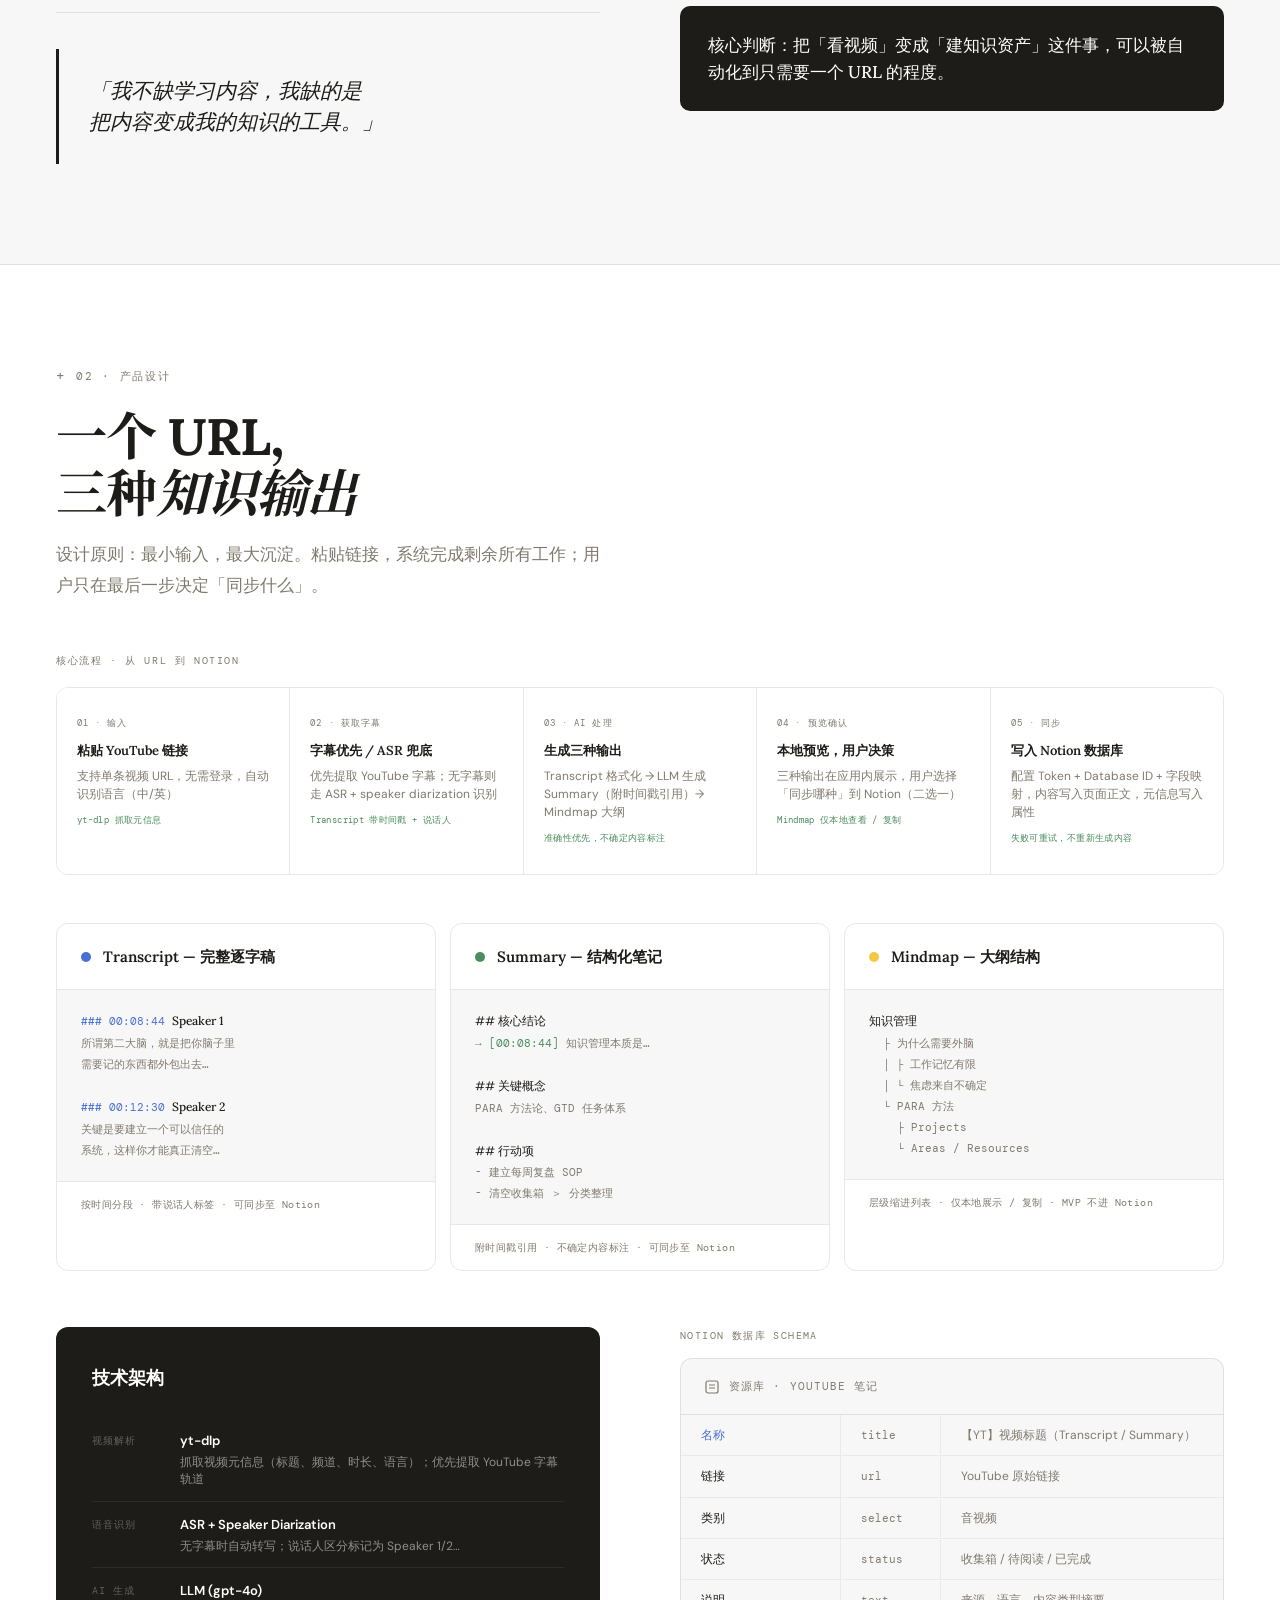
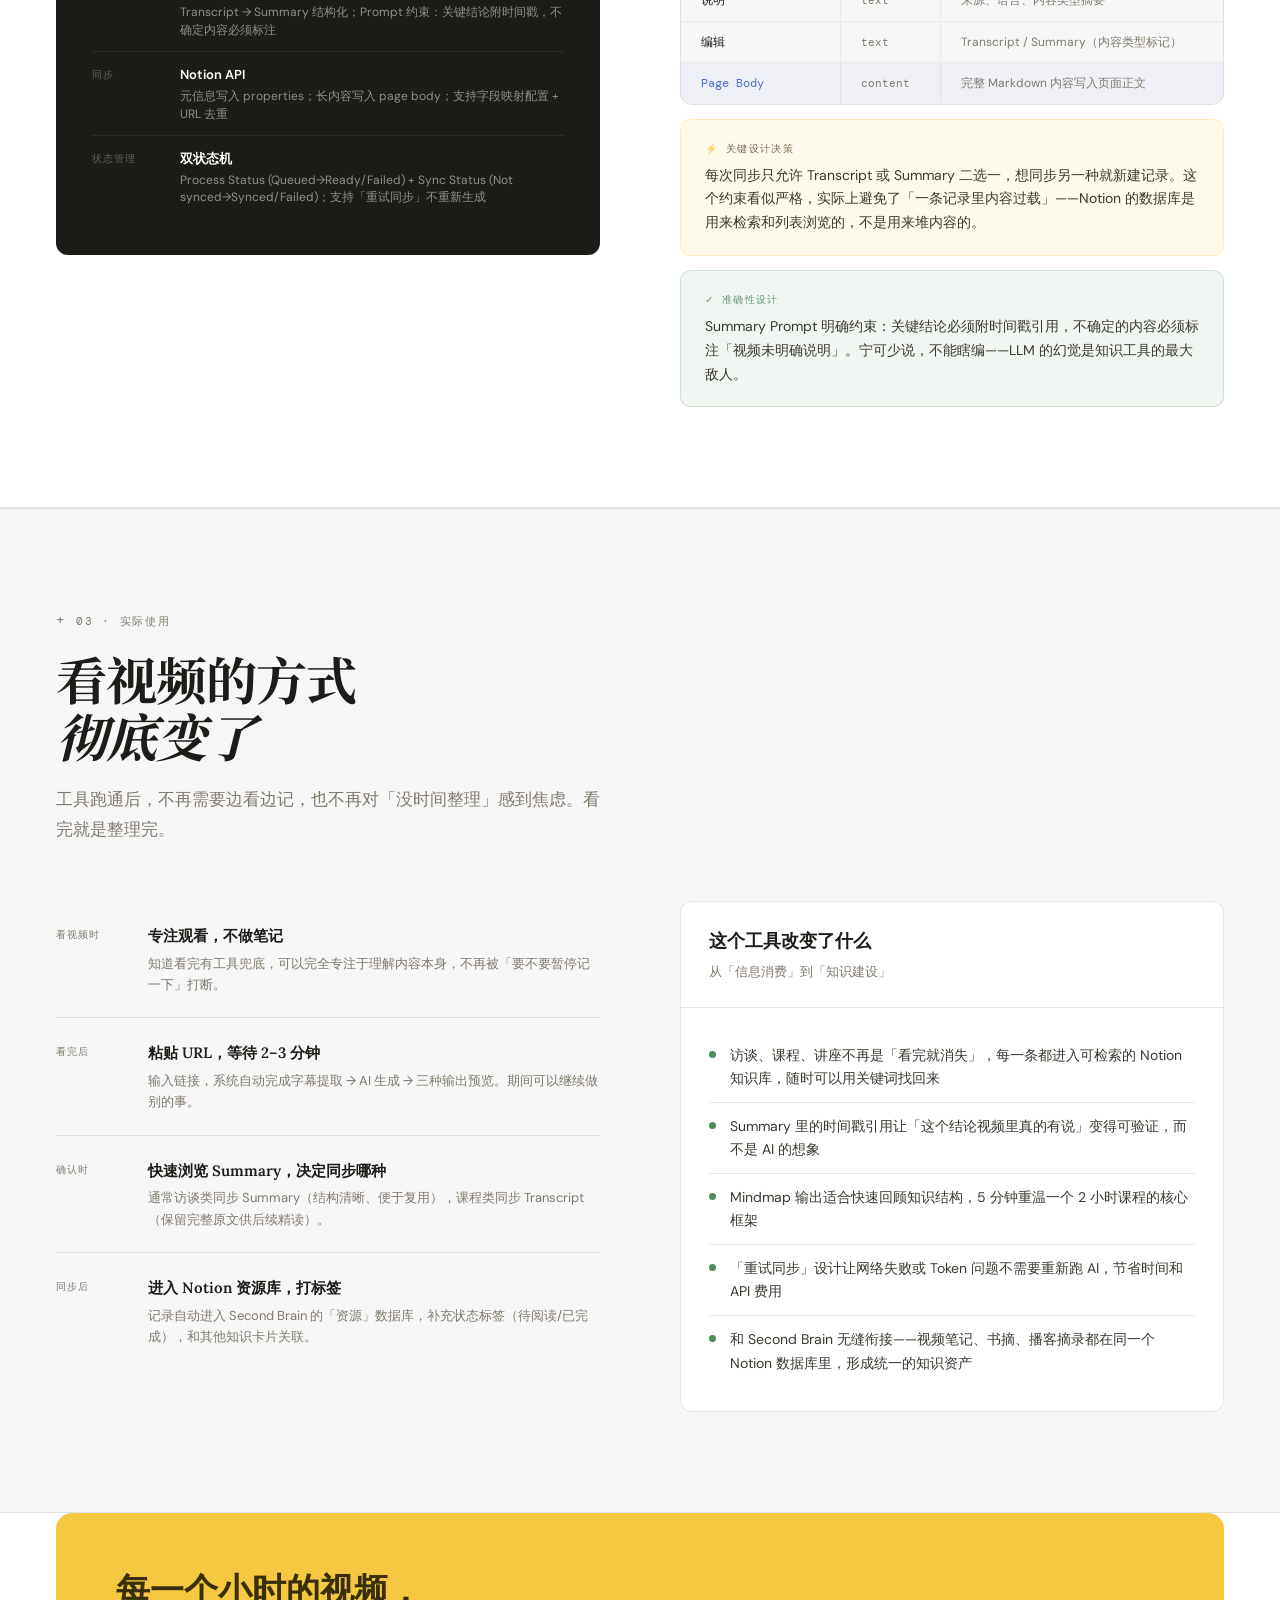
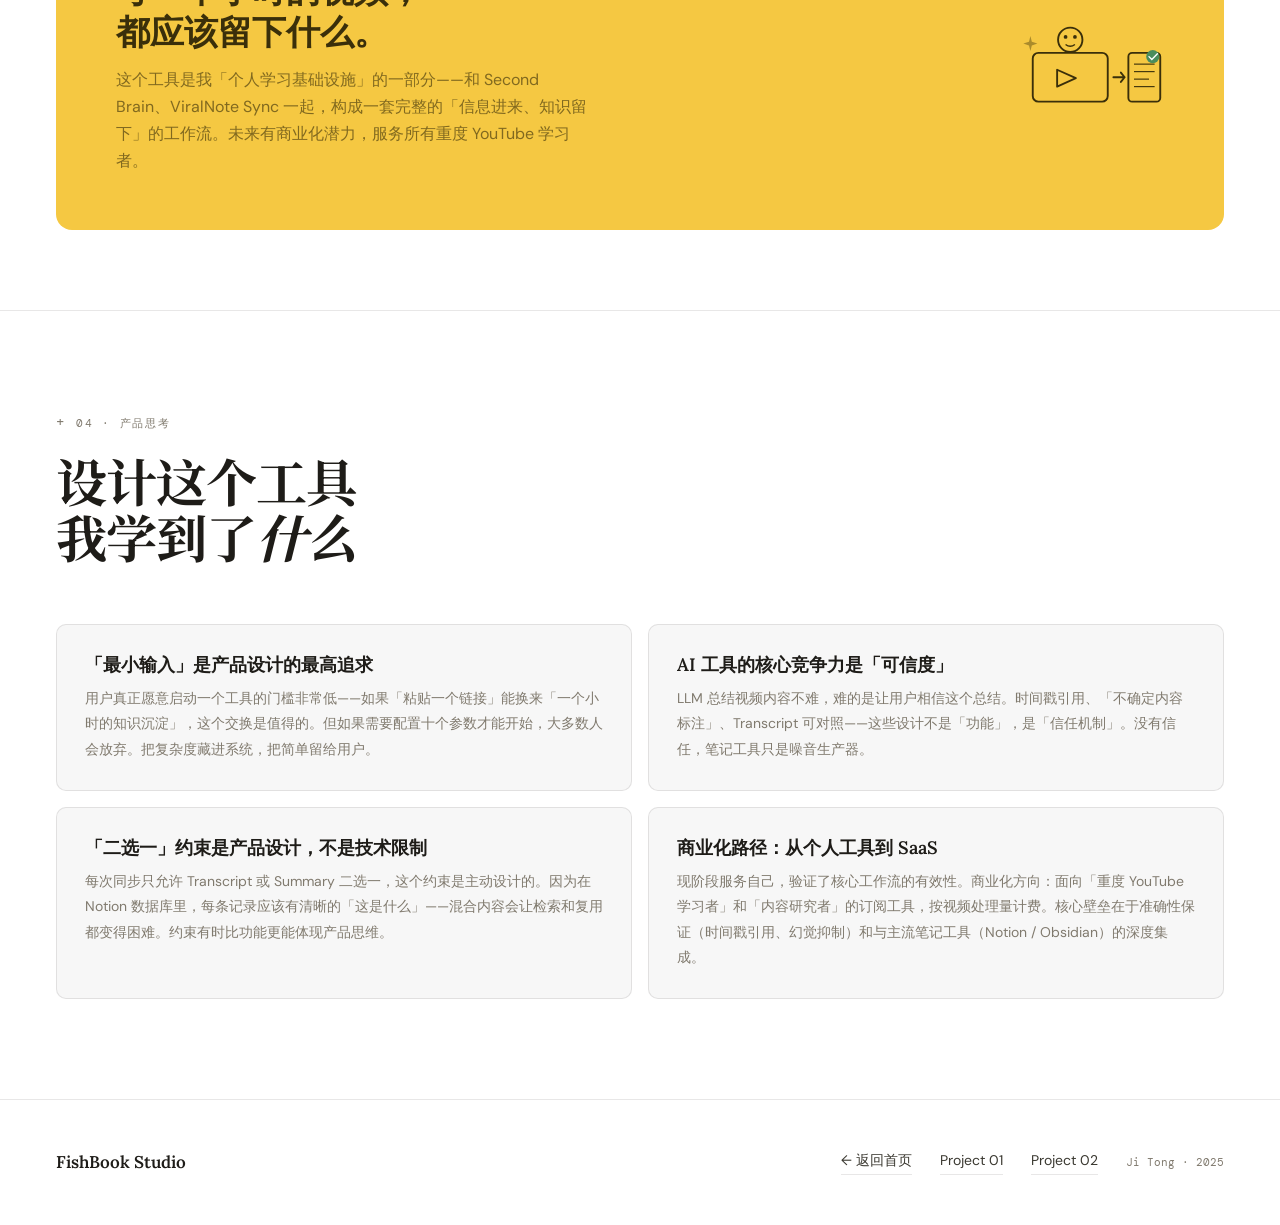
<file: youtube-notion-case-study.html>
<!doctype html>
<html lang="zh">
  <head>
    <meta charset="UTF-8" />
    <meta name="viewport" content="width=device-width, initial-scale=1.0" />
    <title>YT → Notion — Case Study · Ji Tong</title>
    <link rel="preconnect" href="https://fonts.googleapis.com" />
    <link rel="preconnect" href="https://fonts.gstatic.com" crossorigin />
    <link
      href="https://fonts.googleapis.com/css2?family=Lora:ital,wght@0,400;0,500;0,600;0,700;1,400;1,600&family=DM+Sans:wght@300;400;500&family=DM+Mono:wght@400;500&family=Noto+Serif+SC:wght@400;600;700&display=swap"
      rel="stylesheet"
    />
    <style>
      *,
      *::before,
      *::after {
        box-sizing: border-box;
        margin: 0;
        padding: 0;
      }
      :root {
        --bg: #ffffff;
        --bg2: #f7f7f7;
        --bg3: #ededed;
        --ink: #1e1c18;
        --ink2: #3a3830;
        --ink3: #807a6e;
        --yellow: #f5c842;
        --y2: #3a2f0a;
        --green: #4a8c5c;
        --blue: #4a6fd4;
        --red: #e8607a;
        --border: rgba(30, 28, 24, 0.1);
        --border-dim: rgba(30, 28, 24, 0.06);
      }
      html {
        scroll-behavior: smooth;
      }
      body {
        background: var(--bg);
        color: var(--ink2);
        font-family: "DM Sans", sans-serif;
        font-size: 16px;
        line-height: 1.7;
        overflow-x: hidden;
      }

      /* NAV */
      nav {
        position: fixed;
        top: 0;
        left: 0;
        right: 0;
        z-index: 100;
        padding: 18px 56px;
        display: flex;
        justify-content: space-between;
        align-items: center;
        background: rgba(255, 255, 255, 0.92);
        backdrop-filter: blur(14px);
        border-bottom: 1px solid var(--border-dim);
      }
      .nav-logo {
        font-family: "Lora", serif;
        font-size: 16px;
        font-weight: 600;
        color: var(--ink);
        display: flex;
        align-items: center;
        gap: 10px;
      }
      .nav-links {
        display: flex;
        gap: 32px;
        list-style: none;
      }
      .nav-links a {
        font-size: 15px;
        color: var(--ink2);
        text-decoration: none;
        transition: color 0.2s;
      }
      .nav-links a:hover {
        color: var(--ink);
      }
      .nav-cta {
        background: var(--ink);
        color: #fff;
        border: none;
        padding: 9px 22px;
        border-radius: 8px;
        font-size: 14px;
        cursor: pointer;
        font-family: "DM Sans", sans-serif;
      }

      /* HERO */
      .hero {
        min-height: 100vh;
        padding: 120px 56px 80px;
        display: flex;
        flex-direction: column;
        align-items: center;
        text-align: center;
        position: relative;
        overflow: hidden;
        border-bottom: 1px solid var(--border);
      }
      .doodle {
        position: absolute;
        opacity: 0.14;
        pointer-events: none;
      }
      .d-tl {
        top: 145px;
        left: 64px;
        transform: rotate(-8deg);
      }
      .d-tr {
        top: 158px;
        right: 72px;
        transform: rotate(7deg);
      }
      .d-ml {
        top: 48%;
        left: 38px;
        transform: translateY(-50%) rotate(-6deg);
      }
      .d-mr {
        top: 44%;
        right: 36px;
        transform: translateY(-50%) rotate(9deg);
      }
      .d-bl {
        bottom: 160px;
        left: 76px;
        transform: rotate(-4deg);
      }
      .d-br {
        bottom: 110px;
        right: 66px;
        transform: rotate(12deg);
      }

      .hero-eyebrow {
        font-family: "DM Mono", monospace;
        font-size: 11px;
        letter-spacing: 0.16em;
        color: var(--ink3);
        text-transform: uppercase;
        margin-bottom: 32px;
      }
      .hero-illo {
        width: 240px;
        height: 190px;
        margin-bottom: 32px;
      }
      .hero-title {
        font-family: "Lora", "Noto Serif SC", serif;
        font-size: clamp(44px, 6vw, 88px);
        font-weight: 700;
        line-height: 1.05;
        color: var(--ink);
        max-width: 820px;
        margin-bottom: 20px;
        letter-spacing: -0.02em;
      }
      .hero-title em {
        font-style: italic;
      }
      .hero-sub {
        font-size: 18px;
        color: var(--ink3);
        max-width: 520px;
        line-height: 1.7;
        margin-bottom: 44px;
      }
      .hero-btn {
        background: var(--ink);
        color: #fff;
        border: none;
        padding: 14px 36px;
        border-radius: 10px;
        font-size: 16px;
        cursor: pointer;
        font-family: "DM Sans", sans-serif;
        margin-bottom: 72px;
        transition:
          transform 0.2s,
          box-shadow 0.2s;
        text-decoration: none;
        display: inline-block;
      }
      .hero-btn:hover {
        transform: translateY(-1px);
        box-shadow: 0 6px 24px rgba(30, 28, 24, 0.15);
      }
      .hero-stats {
        display: flex;
        gap: 56px;
        align-items: center;
        border-top: 1px solid var(--border);
        padding-top: 40px;
        flex-wrap: wrap;
        justify-content: center;
      }
      .hs {
        text-align: center;
      }
      .hs-num {
        font-family: "Lora", serif;
        font-size: 40px;
        font-weight: 700;
        color: var(--ink);
        line-height: 1;
        display: block;
      }
      .hs-label {
        font-size: 13px;
        color: var(--ink3);
        margin-top: 4px;
        display: block;
      }

      /* SECTIONS */
      section {
        padding: 100px 56px;
      }
      .stag {
        font-family: "DM Mono", monospace;
        font-size: 11px;
        letter-spacing: 0.16em;
        color: var(--ink3);
        text-transform: uppercase;
        margin-bottom: 20px;
        display: flex;
        align-items: center;
        gap: 10px;
      }
      .stag::before {
        content: "+";
        color: var(--ink3);
        font-size: 14px;
      }
      .stitle {
        font-family: "Lora", "Noto Serif SC", serif;
        font-size: clamp(34px, 4vw, 60px);
        font-weight: 700;
        line-height: 1.1;
        color: var(--ink);
        margin-bottom: 18px;
        letter-spacing: -0.02em;
      }
      .stitle em {
        font-style: italic;
      }
      .sbody {
        font-size: 17px;
        color: var(--ink3);
        max-width: 560px;
        line-height: 1.8;
      }

      /* PAIN */
      .pain-sec {
        background: var(--bg2);
        border-top: 1px solid var(--border);
        border-bottom: 1px solid var(--border);
      }
      .two-col {
        display: grid;
        grid-template-columns: 1fr 1fr;
        gap: 80px;
        margin-top: 56px;
      }
      .pain-item {
        display: flex;
        gap: 22px;
        padding: 26px 0;
        border-bottom: 1px solid var(--border);
        align-items: flex-start;
      }
      .pain-item:last-of-type {
        border-bottom: none;
      }
      .pi-icon {
        flex-shrink: 0;
        margin-top: 2px;
      }
      .pi-content h4 {
        font-family: "Lora", serif;
        font-size: 17px;
        font-weight: 600;
        color: var(--ink);
        margin-bottom: 5px;
      }
      .pi-content p {
        font-size: 14px;
        color: var(--ink3);
        line-height: 1.65;
      }
      .quote-block {
        margin-top: 36px;
        padding: 26px 30px;
        font-family: "Lora", serif;
        font-size: 21px;
        font-style: italic;
        color: var(--ink);
        line-height: 1.5;
        border-left: 3px solid var(--ink);
      }
      .ctx-card {
        background: var(--bg);
        border: 1px solid var(--border);
        border-radius: 12px;
        padding: 34px;
      }
      .ctx-card h3 {
        font-family: "Lora", serif;
        font-size: 21px;
        font-weight: 600;
        color: var(--ink);
        margin-bottom: 22px;
        line-height: 1.25;
      }
      .ctx-item {
        display: flex;
        gap: 12px;
        align-items: flex-start;
        padding: 10px 0;
        border-bottom: 1px solid var(--border);
        font-size: 14px;
        color: var(--ink3);
        line-height: 1.55;
      }
      .ctx-item:last-child {
        border-bottom: none;
      }
      .ctx-item::before {
        content: "→";
        color: var(--ink);
        flex-shrink: 0;
        font-weight: 500;
      }
      .opp-box {
        margin-top: 18px;
        background: var(--ink);
        border-radius: 10px;
        padding: 26px 28px;
      }
      .opp-box p {
        font-family: "Lora", serif;
        font-size: 17px;
        color: #fff;
        line-height: 1.55;
        font-weight: 500;
      }

      /* PRODUCT: pipeline */
      .prod-sec {
        border-bottom: 1px solid var(--border);
      }
      .pipeline {
        margin-top: 52px;
      }
      .pipe-label {
        font-family: "DM Mono", monospace;
        font-size: 10px;
        letter-spacing: 0.16em;
        color: var(--ink3);
        text-transform: uppercase;
        margin-bottom: 18px;
      }
      .pipe-steps {
        display: flex;
        gap: 0;
        border: 1px solid var(--border);
        border-radius: 12px;
        overflow: hidden;
      }
      .ps {
        flex: 1;
        padding: 28px 20px;
        background: var(--bg);
        border-right: 1px solid var(--border);
        transition: background 0.2s;
      }
      .ps:last-child {
        border-right: none;
      }
      .ps:hover {
        background: var(--bg2);
      }
      .ps-num {
        font-family: "DM Mono", monospace;
        font-size: 9px;
        letter-spacing: 0.12em;
        color: var(--ink3);
        text-transform: uppercase;
        margin-bottom: 8px;
      }
      .ps h4 {
        font-family: "Lora", serif;
        font-size: 13px;
        font-weight: 600;
        color: var(--ink);
        margin-bottom: 5px;
      }
      .ps p {
        font-size: 12px;
        color: var(--ink3);
        line-height: 1.5;
      }
      .ps-tag {
        margin-top: 10px;
        font-family: "DM Mono", monospace;
        font-size: 9px;
        color: var(--green);
        letter-spacing: 0.04em;
      }

      /* Outputs showcase */
      .outputs-grid {
        display: grid;
        grid-template-columns: repeat(3, 1fr);
        gap: 14px;
        margin-top: 48px;
      }
      .out-card {
        border: 1px solid var(--border);
        border-radius: 12px;
        overflow: hidden;
      }
      .out-header {
        padding: 20px 24px;
        border-bottom: 1px solid var(--border);
        display: flex;
        align-items: center;
        gap: 12px;
      }
      .out-dot {
        width: 10px;
        height: 10px;
        border-radius: 50%;
        flex-shrink: 0;
      }
      .out-dot.t {
        background: var(--blue);
      }
      .out-dot.s {
        background: var(--green);
      }
      .out-dot.m {
        background: var(--yellow);
      }
      .out-header h4 {
        font-family: "Lora", serif;
        font-size: 15px;
        font-weight: 600;
        color: var(--ink);
      }
      .out-body {
        padding: 20px 24px;
        background: var(--bg2);
      }
      .out-preview {
        font-family: "DM Mono", monospace;
        font-size: 11px;
        color: var(--ink3);
        line-height: 1.9;
      }
      .out-preview .ts {
        color: var(--blue);
      }
      .out-preview .h {
        color: var(--ink);
        font-weight: 500;
        font-family: "Lora", serif;
        font-size: 12px;
      }
      .out-preview .g {
        color: var(--green);
      }
      .out-bottom {
        padding: 14px 24px;
        border-top: 1px solid var(--border);
        font-family: "DM Mono", monospace;
        font-size: 10px;
        color: var(--ink3);
        letter-spacing: 0.04em;
      }

      /* TECH */
      .tech-layout {
        display: grid;
        grid-template-columns: 1fr 1fr;
        gap: 80px;
        margin-top: 56px;
        align-items: start;
      }
      .tech-card {
        background: var(--ink);
        border-radius: 12px;
        padding: 36px;
      }
      .tech-card h3 {
        font-family: "Lora", serif;
        font-size: 18px;
        color: #fff;
        margin-bottom: 24px;
      }
      .tech-row {
        display: flex;
        gap: 16px;
        padding: 12px 0;
        border-bottom: 1px solid rgba(255, 255, 255, 0.07);
        align-items: flex-start;
      }
      .tech-row:last-child {
        border-bottom: none;
      }
      .tl {
        font-family: "DM Mono", monospace;
        font-size: 10px;
        letter-spacing: 0.1em;
        color: rgba(255, 255, 255, 0.3);
        text-transform: uppercase;
        width: 72px;
        flex-shrink: 0;
        padding-top: 2px;
      }
      .td h5 {
        font-size: 13px;
        font-weight: 600;
        color: #fff;
        margin-bottom: 2px;
      }
      .td p {
        font-size: 12px;
        color: rgba(255, 255, 255, 0.5);
        line-height: 1.45;
      }

      .ibox {
        border-radius: 10px;
        padding: 20px 24px;
        margin-top: 14px;
        border: 1px solid;
      }
      .ibox .ilabel {
        font-family: "DM Mono", monospace;
        font-size: 10px;
        letter-spacing: 0.14em;
        text-transform: uppercase;
        margin-bottom: 7px;
        opacity: 0.7;
      }
      .ibox p {
        font-size: 14px;
        color: var(--ink2);
        line-height: 1.7;
      }
      .ibox-yellow {
        background: rgba(245, 200, 66, 0.1);
        border-color: rgba(245, 200, 66, 0.25);
      }
      .ibox-yellow .ilabel {
        color: var(--y2);
      }
      .ibox-green {
        background: rgba(74, 140, 92, 0.08);
        border-color: rgba(74, 140, 92, 0.2);
      }
      .ibox-green .ilabel {
        color: #2d6b3f;
      }
      .ibox-blue {
        background: rgba(74, 111, 212, 0.08);
        border-color: rgba(74, 111, 212, 0.2);
      }
      .ibox-blue .ilabel {
        color: var(--blue);
      }

      /* Notion schema */
      .schema-box {
        background: var(--bg2);
        border: 1px solid var(--border);
        border-radius: 12px;
        overflow: hidden;
      }
      .schema-header {
        padding: 18px 24px;
        border-bottom: 1px solid var(--border);
        display: flex;
        align-items: center;
        gap: 10px;
      }
      .schema-header span {
        font-family: "DM Mono", monospace;
        font-size: 11px;
        letter-spacing: 0.1em;
        color: var(--ink3);
        text-transform: uppercase;
      }
      .schema-row {
        display: flex;
        align-items: center;
        gap: 0;
        border-bottom: 1px solid var(--border-dim);
      }
      .schema-row:last-child {
        border-bottom: none;
      }
      .schema-field {
        padding: 10px 20px;
        font-family: "DM Mono", monospace;
        font-size: 12px;
        color: var(--ink);
        width: 160px;
        border-right: 1px solid var(--border-dim);
        flex-shrink: 0;
      }
      .schema-type {
        padding: 10px 20px;
        font-family: "DM Mono", monospace;
        font-size: 11px;
        color: var(--ink3);
        width: 100px;
        border-right: 1px solid var(--border-dim);
        flex-shrink: 0;
      }
      .schema-note {
        padding: 10px 20px;
        font-size: 12px;
        color: var(--ink3);
        flex: 1;
      }
      .schema-key {
        color: var(--blue);
      }

      /* WORKFLOW */
      .wf-sec {
        background: var(--bg2);
        border-top: 1px solid var(--border);
        border-bottom: 1px solid var(--border);
      }
      .daily-flow {
        display: flex;
        flex-direction: column;
      }
      .df-item {
        display: flex;
        gap: 20px;
        padding: 22px 0;
        border-bottom: 1px solid var(--border);
        align-items: flex-start;
      }
      .df-item:last-child {
        border-bottom: none;
      }
      .df-time {
        font-family: "DM Mono", monospace;
        font-size: 10px;
        letter-spacing: 0.1em;
        color: var(--ink3);
        text-transform: uppercase;
        width: 72px;
        flex-shrink: 0;
        padding-top: 3px;
      }
      .df-body h4 {
        font-family: "Lora", serif;
        font-size: 15px;
        font-weight: 600;
        color: var(--ink);
        margin-bottom: 4px;
      }
      .df-body p {
        font-size: 13px;
        color: var(--ink3);
        line-height: 1.65;
      }
      .result-panel {
        background: var(--bg);
        border: 1px solid var(--border);
        border-radius: 12px;
        overflow: hidden;
      }
      .rp-head {
        padding: 24px 28px;
        border-bottom: 1px solid var(--border);
      }
      .rp-head h3 {
        font-family: "Lora", serif;
        font-size: 18px;
        font-weight: 600;
        color: var(--ink);
      }
      .rp-head p {
        font-size: 13px;
        color: var(--ink3);
        margin-top: 4px;
      }
      .rp-body {
        padding: 24px 28px;
      }
      .ri {
        display: flex;
        gap: 14px;
        padding: 12px 0;
        border-bottom: 1px solid var(--border);
        align-items: flex-start;
      }
      .ri:last-child {
        border-bottom: none;
      }
      .ri-dot {
        width: 7px;
        height: 7px;
        border-radius: 50%;
        background: var(--green);
        flex-shrink: 0;
        margin-top: 7px;
      }
      .ri p {
        font-size: 14px;
        color: var(--ink2);
        line-height: 1.65;
      }

      /* REFLECTION */
      .ref-sec {
        border-top: 1px solid var(--border);
      }
      .ref-grid {
        display: grid;
        grid-template-columns: 1fr 1fr;
        gap: 16px;
        margin-top: 56px;
      }
      .rc {
        background: var(--bg2);
        border: 1px solid var(--border);
        border-radius: 10px;
        padding: 28px;
      }
      .rc h4 {
        font-family: "Lora", serif;
        font-size: 18px;
        font-weight: 600;
        color: var(--ink);
        margin-bottom: 10px;
        line-height: 1.3;
      }
      .rc p {
        font-size: 14px;
        color: var(--ink3);
        line-height: 1.8;
      }

      /* CTA */
      .cta-wrap {
        padding: 0 56px 80px;
      }
      .cta-inner {
        background: var(--yellow);
        border-radius: 16px;
        padding: 56px 60px;
        display: grid;
        grid-template-columns: 1fr auto;
        gap: 40px;
        align-items: center;
      }
      .cta-inner h2 {
        font-family: "Lora", serif;
        font-size: 34px;
        font-weight: 700;
        color: var(--y2);
        line-height: 1.25;
        margin-bottom: 12px;
      }
      .cta-inner p {
        font-size: 16px;
        color: rgba(58, 47, 10, 0.62);
        max-width: 480px;
        line-height: 1.7;
      }
      .cta-illo {
        width: 150px;
        flex-shrink: 0;
      }

      /* FOOTER */
      footer {
        padding: 48px 56px;
        border-top: 1px solid var(--border);
        display: flex;
        justify-content: space-between;
        align-items: center;
      }
      .fl {
        font-family: "Lora", serif;
        font-size: 17px;
        font-weight: 600;
        color: var(--ink);
      }
      .flinks {
        display: flex;
        gap: 28px;
        align-items: center;
      }
      .flink {
        font-size: 14px;
        color: var(--ink2);
        text-decoration: none;
        border-bottom: 1px solid var(--border);
        padding-bottom: 1px;
        transition: border-color 0.2s;
      }
      .flink:hover {
        border-color: var(--ink);
      }
      .fmeta {
        font-family: "DM Mono", monospace;
        font-size: 11px;
        color: var(--ink3);
      }

      /* FADE */
      .fade-up {
        opacity: 0;
        transform: translateY(20px);
        transition:
          opacity 0.7s ease,
          transform 0.7s ease;
      }
      .fade-up.visible {
        opacity: 1;
        transform: translateY(0);
      }
      .fade-up:nth-child(2) {
        transition-delay: 0.08s;
      }
      .fade-up:nth-child(3) {
        transition-delay: 0.16s;
      }
      .fade-up:nth-child(4) {
        transition-delay: 0.24s;
      }

      ::-webkit-scrollbar {
        width: 4px;
      }
      ::-webkit-scrollbar-track {
        background: var(--bg);
      }
      ::-webkit-scrollbar-thumb {
        background: var(--border);
        border-radius: 2px;
      }

      @media (max-width: 900px) {
        nav {
          padding: 16px 24px;
        }
        .nav-links {
          display: none;
        }
        section {
          padding: 72px 24px;
        }
        .hero {
          padding: 100px 24px 64px;
        }
        .two-col,
        .tech-layout,
        .ref-grid {
          grid-template-columns: 1fr;
          gap: 32px;
        }
        .pipe-steps,
        .outputs-grid {
          flex-direction: column;
        }
        .outputs-grid {
          grid-template-columns: 1fr;
        }
        .cta-wrap {
          padding: 0 24px 60px;
        }
        .cta-inner {
          grid-template-columns: 1fr;
        }
        footer {
          flex-direction: column;
          gap: 14px;
          text-align: center;
          padding: 40px 24px;
        }
      }
    </style>
  </head>
  <body>
    <nav>
      <div class="nav-logo">
        <svg viewBox="0 0 20 20" fill="none" width="20" height="20">
          <path
            d="M4 10 L10 4 L16 10 L16 16 L4 16 Z"
            stroke="#1e1c18"
            stroke-width="1.5"
            fill="none"
          />
          <path
            d="M7 16 L7 11 L10 8 L13 11 L13 16"
            stroke="#1e1c18"
            stroke-width="1.5"
            fill="none"
          />
        </svg>
        FishBook Studio
      </div>
      <ul class="nav-links">
        <li><a href="#pain">背景</a></li>
        <li><a href="#product">产品</a></li>
        <li><a href="#workflow">工作流</a></li>
        <li><a href="#reflection">思考</a></li>
      </ul>
      <button class="nav-cta">查看作品集</button>
    </nav>

    <!-- HERO -->
    <section class="hero">
      <!-- Doodle: YouTube play button -->
      <div class="doodle d-tl">
        <svg width="80" height="70" viewBox="0 0 80 70" fill="none">
          <rect
            x="4"
            y="12"
            width="72"
            height="46"
            rx="12"
            stroke="#1e1c18"
            stroke-width="1.5"
            fill="none"
          />
          <path
            d="M32 25 L54 35 L32 45 Z"
            stroke="#1e1c18"
            stroke-width="1.5"
            fill="none"
            stroke-linejoin="round"
          />
        </svg>
      </div>
      <!-- Doodle: timestamp marker -->
      <div class="doodle d-tr">
        <svg width="90" height="72" viewBox="0 0 90 72" fill="none">
          <rect
            x="4"
            y="4"
            width="82"
            height="18"
            rx="4"
            stroke="#1e1c18"
            stroke-width="1.2"
            fill="none"
          />
          <text
            x="10"
            y="17"
            font-size="9"
            fill="#1e1c18"
            font-family="monospace"
          >
            00:12:34 Speaker 1
          </text>
          <rect
            x="4"
            y="28"
            width="82"
            height="18"
            rx="4"
            stroke="#1e1c18"
            stroke-width="1.2"
            fill="none"
          />
          <text
            x="10"
            y="41"
            font-size="9"
            fill="#1e1c18"
            font-family="monospace"
          >
            00:18:02 Speaker 2
          </text>
          <rect
            x="4"
            y="52"
            width="82"
            height="18"
            rx="4"
            stroke="#1e1c18"
            stroke-width="1.2"
            fill="none"
            stroke-dasharray="3,2"
          />
          <text
            x="10"
            y="65"
            font-size="9"
            fill="#1e1c18"
            font-family="monospace"
            opacity=".4"
          >
            00:24:11 ...
          </text>
        </svg>
      </div>
      <!-- Doodle: markdown heading -->
      <div class="doodle d-ml">
        <svg width="90" height="100" viewBox="0 0 90 100" fill="none">
          <text
            x="4"
            y="18"
            font-size="11"
            fill="#1e1c18"
            font-family="monospace"
          >
            ## 核心结论
          </text>
          <line
            x1="4"
            y1="24"
            x2="86"
            y2="24"
            stroke="#1e1c18"
            stroke-width="0.8"
          />
          <text
            x="4"
            y="40"
            font-size="9"
            fill="#1e1c18"
            font-family="monospace"
          >
            - 观点一
          </text>
          <text
            x="4"
            y="55"
            font-size="9"
            fill="#1e1c18"
            font-family="monospace"
          >
            - 观点二
          </text>
          <text
            x="4"
            y="70"
            font-size="11"
            fill="#1e1c18"
            font-family="monospace"
          >
            ## 关键概念
          </text>
          <line
            x1="4"
            y1="76"
            x2="86"
            y2="76"
            stroke="#1e1c18"
            stroke-width="0.8"
          />
          <text
            x="4"
            y="92"
            font-size="9"
            fill="#1e1c18"
            font-family="monospace"
            opacity=".5"
          >
            → [00:08:44]
          </text>
        </svg>
      </div>
      <!-- Doodle: Notion logo-ish page -->
      <div class="doodle d-mr">
        <svg width="72" height="88" viewBox="0 0 72 88" fill="none">
          <rect
            x="6"
            y="6"
            width="60"
            height="76"
            rx="4"
            stroke="#1e1c18"
            stroke-width="1.5"
            fill="none"
          />
          <rect
            x="14"
            y="18"
            width="44"
            height="7"
            rx="2"
            fill="#1e1c18"
            opacity="0.13"
          />
          <line
            x1="14"
            y1="33"
            x2="58"
            y2="33"
            stroke="#1e1c18"
            stroke-width="1"
          />
          <line
            x1="14"
            y1="42"
            x2="58"
            y2="42"
            stroke="#1e1c18"
            stroke-width="1"
          />
          <line
            x1="14"
            y1="51"
            x2="46"
            y2="51"
            stroke="#1e1c18"
            stroke-width="1"
          />
          <line
            x1="14"
            y1="60"
            x2="58"
            y2="60"
            stroke="#1e1c18"
            stroke-width="1"
          />
          <line
            x1="14"
            y1="69"
            x2="38"
            y2="69"
            stroke="#1e1c18"
            stroke-width="1"
          />
        </svg>
      </div>
      <!-- Doodle: ASR waveform -->
      <div class="doodle d-bl">
        <svg width="100" height="48" viewBox="0 0 100 48" fill="none">
          <line
            x1="8"
            y1="24"
            x2="8"
            y2="24"
            stroke="#1e1c18"
            stroke-width="2"
            stroke-linecap="round"
          />
          <line
            x1="18"
            y1="18"
            x2="18"
            y2="30"
            stroke="#1e1c18"
            stroke-width="2"
            stroke-linecap="round"
          />
          <line
            x1="28"
            y1="10"
            x2="28"
            y2="38"
            stroke="#1e1c18"
            stroke-width="2"
            stroke-linecap="round"
          />
          <line
            x1="38"
            y1="16"
            x2="38"
            y2="32"
            stroke="#1e1c18"
            stroke-width="2"
            stroke-linecap="round"
          />
          <line
            x1="48"
            y1="6"
            x2="48"
            y2="42"
            stroke="#1e1c18"
            stroke-width="2"
            stroke-linecap="round"
          />
          <line
            x1="58"
            y1="14"
            x2="58"
            y2="34"
            stroke="#1e1c18"
            stroke-width="2"
            stroke-linecap="round"
          />
          <line
            x1="68"
            y1="20"
            x2="68"
            y2="28"
            stroke="#1e1c18"
            stroke-width="2"
            stroke-linecap="round"
          />
          <line
            x1="78"
            y1="12"
            x2="78"
            y2="36"
            stroke="#1e1c18"
            stroke-width="2"
            stroke-linecap="round"
          />
          <line
            x1="88"
            y1="22"
            x2="88"
            y2="26"
            stroke="#1e1c18"
            stroke-width="2"
            stroke-linecap="round"
          />
        </svg>
      </div>
      <!-- Doodle: arrow transform symbol -->
      <div class="doodle d-br">
        <svg width="80" height="60" viewBox="0 0 80 60" fill="none">
          <rect
            x="4"
            y="10"
            width="26"
            height="18"
            rx="3"
            stroke="#1e1c18"
            stroke-width="1.5"
            fill="none"
          />
          <text
            x="10"
            y="23"
            font-size="9"
            fill="#1e1c18"
            font-family="monospace"
          >
            YT
          </text>
          <path
            d="M34 19 L46 19 M42 15 L46 19 L42 23"
            stroke="#1e1c18"
            stroke-width="1.5"
            fill="none"
            stroke-linecap="round"
            stroke-linejoin="round"
          />
          <rect
            x="50"
            y="10"
            width="26"
            height="18"
            rx="3"
            stroke="#1e1c18"
            stroke-width="1.5"
            fill="none"
          />
          <text
            x="55"
            y="23"
            font-size="8"
            fill="#1e1c18"
            font-family="monospace"
          >
            MD
          </text>
          <path
            d="M40 38 L40 50"
            stroke="#1e1c18"
            stroke-width="1.5"
            stroke-linecap="round"
          />
          <text
            x="24"
            y="58"
            font-size="8"
            fill="#1e1c18"
            font-family="monospace"
          >
            Notion ✓
          </text>
        </svg>
      </div>

      <!-- Hero illustration -->

      <div class="hero-eyebrow">Case Study 03 · YouTube → Notion · 2025</div>
      <h1 class="hero-title">「看过」<em>不等于</em><br />「学过」</h1>
      <p class="hero-sub">
        把 YouTube 访谈、课程、讲座转成带时间戳的结构化笔记，自动同步进 Notion
        知识库。让每一个小时的视频都变成永久的知识资产。
      </p>
      <button class="hero-btn">查看项目</button>

      <div class="hero-stats">
        <div class="hs">
          <span class="hs-num">3合1</span
          ><span class="hs-label">Transcript · Summary · Mindmap</span>
        </div>
        <div class="hs">
          <span class="hs-num">字幕优先</span
          ><span class="hs-label">无字幕自动 ASR</span>
        </div>
        <div class="hs">
          <span class="hs-num">中 / 英</span
          ><span class="hs-label">自动识别语言</span>
        </div>
        <div class="hs">
          <span class="hs-num">Solo</span
          ><span class="hs-label">Vibe Coding 独立完成</span>
        </div>
      </div>
    </section>

    <!-- PAIN -->
    <section class="pain-sec" id="pain">
      <div class="stag">01 · 问题背景</div>
      <h2 class="stitle">视频看完就忘，<br />笔记记了<em>散落一地</em></h2>

      <div class="two-col">
        <div>
          <div class="pain-item fade-up">
            <svg
              class="pi-icon"
              width="28"
              height="28"
              viewBox="0 0 28 28"
              fill="none"
            >
              <circle
                cx="14"
                cy="14"
                r="12"
                stroke="#1e1c18"
                stroke-width="1.5"
                fill="none"
              />
              <path
                d="M9 14 L13 18 L19 10"
                stroke="#1e1c18"
                stroke-width="1.8"
                fill="none"
                stroke-linecap="round"
              />
            </svg>
            <div class="pi-content">
              <h4>看完即忘，知识没有沉淀</h4>
              <p>
                一个 2 小时的访谈或课程，看完能记住的可能只有
                20%。没有笔记，一周后几乎清零。「看过」和「学过」之间差着一个整理的动作。
              </p>
            </div>
          </div>
          <div class="pain-item fade-up">
            <svg
              class="pi-icon"
              width="28"
              height="28"
              viewBox="0 0 28 28"
              fill="none"
            >
              <circle
                cx="14"
                cy="14"
                r="12"
                stroke="#1e1c18"
                stroke-width="1.5"
                fill="none"
              />
              <line
                x1="14"
                y1="8"
                x2="14"
                y2="16"
                stroke="#1e1c18"
                stroke-width="1.8"
                stroke-linecap="round"
              />
              <circle cx="14" cy="19" r="1.5" fill="#1e1c18" />
            </svg>
            <div class="pi-content">
              <h4>手动整理成本极高</h4>
              <p>
                边看边记，严重影响观看节奏；看完再整理，又要重新翻视频找时间点。整理一个
                1 小时的视频，可能要额外花 40 分钟——大多数人选择放弃。
              </p>
            </div>
          </div>
          <div class="pain-item fade-up">
            <svg
              class="pi-icon"
              width="28"
              height="28"
              viewBox="0 0 28 28"
              fill="none"
            >
              <circle
                cx="14"
                cy="14"
                r="12"
                stroke="#1e1c18"
                stroke-width="1.5"
                fill="none"
              />
              <line
                x1="9"
                y1="14"
                x2="19"
                y2="14"
                stroke="#1e1c18"
                stroke-width="1.5"
                stroke-dasharray="2,2"
              />
              <circle cx="9" cy="14" r="2" fill="#1e1c18" />
              <circle
                cx="19"
                cy="14"
                r="2"
                stroke="#1e1c18"
                stroke-width="1.5"
                fill="none"
              />
            </svg>
            <div class="pi-content">
              <h4>笔记和知识库断连</h4>
              <p>
                即便做了笔记，往往存在备忘录或独立文档里，和已有的 Notion
                知识体系完全割裂，无法参与知识的关联和复用。
              </p>
            </div>
          </div>
          <div class="quote-block fade-up">
            「我不缺学习内容，我缺的是<br />把内容变成我的知识的工具。」
          </div>
        </div>

        <div class="fade-up">
          <div class="ctx-card">
            <h3>为什么这件事值得被自动化</h3>
            <div class="ctx-item">
              访谈、课程、TED
              演讲——这类长视频信息密度极高，正是最需要被沉淀的内容，却也是最难整理的
            </div>
            <div class="ctx-item">
              YouTube
              字幕数据是公开可获取的结构化资源，天然适合作为笔记原材料，却几乎没有工具把它用起来
            </div>
            <div class="ctx-item">
              大模型对「总结 + 结构化」已经足够好，但需要人来设计好 prompt
              结构，确保输出可追溯、不瞎编
            </div>
            <div class="ctx-item">
              Second Brain 知识系统已经在用 Notion
              管理资源库，这个工具可以直接对接，形成闭环
            </div>
          </div>
          <div class="opp-box">
            <p>
              核心判断：把「看视频」变成「建知识资产」这件事，可以被自动化到只需要一个
              URL 的程度。
            </p>
          </div>
        </div>
      </div>
    </section>

    <!-- PRODUCT -->
    <section class="prod-sec" id="product">
      <div class="stag">02 · 产品设计</div>
      <h2 class="stitle">一个 URL，<br />三种<em>知识输出</em></h2>
      <p class="sbody">
        设计原则：最小输入，最大沉淀。粘贴链接，系统完成剩余所有工作；用户只在最后一步决定「同步什么」。
      </p>

      <!-- Pipeline -->
      <div class="pipeline fade-up">
        <div class="pipe-label">核心流程 · 从 URL 到 Notion</div>
        <div class="pipe-steps">
          <div class="ps">
            <div class="ps-num">01 · 输入</div>
            <h4>粘贴 YouTube 链接</h4>
            <p>支持单条视频 URL，无需登录，自动识别语言（中/英）</p>
            <div class="ps-tag">yt-dlp 抓取元信息</div>
          </div>
          <div class="ps">
            <div class="ps-num">02 · 获取字幕</div>
            <h4>字幕优先 / ASR 兜底</h4>
            <p>
              优先提取 YouTube 字幕；无字幕则走 ASR + speaker diarization 识别
            </p>
            <div class="ps-tag">Transcript 带时间戳 + 说话人</div>
          </div>
          <div class="ps">
            <div class="ps-num">03 · AI 处理</div>
            <h4>生成三种输出</h4>
            <p>
              Transcript 格式化 → LLM 生成 Summary（附时间戳引用）→ Mindmap 大纲
            </p>
            <div class="ps-tag">准确性优先，不确定内容标注</div>
          </div>
          <div class="ps">
            <div class="ps-num">04 · 预览确认</div>
            <h4>本地预览，用户决策</h4>
            <p>三种输出在应用内展示，用户选择「同步哪种」到 Notion（二选一）</p>
            <div class="ps-tag">Mindmap 仅本地查看 / 复制</div>
          </div>
          <div class="ps">
            <div class="ps-num">05 · 同步</div>
            <h4>写入 Notion 数据库</h4>
            <p>
              配置 Token + Database ID +
              字段映射，内容写入页面正文，元信息写入属性
            </p>
            <div class="ps-tag">失败可重试，不重新生成内容</div>
          </div>
        </div>
      </div>

      <!-- Output cards -->
      <div class="outputs-grid fade-up">
        <div class="out-card">
          <div class="out-header">
            <div class="out-dot t"></div>
            <h4>Transcript — 完整逐字稿</h4>
          </div>
          <div class="out-body">
            <div class="out-preview">
              <span class="ts">### 00:08:44</span>
              <span class="h">Speaker 1</span><br />
              所谓第二大脑，就是把你脑子里<br />
              需要记的东西都外包出去…<br /><br />
              <span class="ts">### 00:12:30</span>
              <span class="h">Speaker 2</span><br />
              关键是要建立一个可以信任的<br />
              系统，这样你才能真正清空…
            </div>
          </div>
          <div class="out-bottom">
            按时间分段 · 带说话人标签 · 可同步至 Notion
          </div>
        </div>

        <div class="out-card">
          <div class="out-header">
            <div class="out-dot s"></div>
            <h4>Summary — 结构化笔记</h4>
          </div>
          <div class="out-body">
            <div class="out-preview">
              <span class="h">## 核心结论</span><br />
              <span class="g">→ [00:08:44]</span> 知识管理本质是…<br /><br />
              <span class="h">## 关键概念</span><br />
              PARA 方法论、GTD 任务体系<br /><br />
              <span class="h">## 行动项</span><br />
              - 建立每周复盘 SOP<br />
              - 清空收集箱 ＞ 分类整理
            </div>
          </div>
          <div class="out-bottom">
            附时间戳引用 · 不确定内容标注 · 可同步至 Notion
          </div>
        </div>

        <div class="out-card">
          <div class="out-header">
            <div class="out-dot m"></div>
            <h4>Mindmap — 大纲结构</h4>
          </div>
          <div class="out-body">
            <div class="out-preview">
              <span class="h">知识管理</span><br />
              &nbsp;&nbsp;├ 为什么需要外脑<br />
              &nbsp;&nbsp;│ ├ 工作记忆有限<br />
              &nbsp;&nbsp;│ └ 焦虑来自不确定<br />
              &nbsp;&nbsp;└ PARA 方法<br />
              &nbsp;&nbsp;&nbsp;&nbsp;├ Projects<br />
              &nbsp;&nbsp;&nbsp;&nbsp;└ Areas / Resources
            </div>
          </div>
          <div class="out-bottom">
            层级缩进列表 · 仅本地展示 / 复制 · MVP 不进 Notion
          </div>
        </div>
      </div>

      <!-- Tech + Notion Schema -->
      <div class="tech-layout">
        <div class="tech-card fade-up">
          <h3>技术架构</h3>
          <div class="tech-row">
            <div class="tl">视频解析</div>
            <div class="td">
              <h5>yt-dlp</h5>
              <p>
                抓取视频元信息（标题、频道、时长、语言）；优先提取 YouTube
                字幕轨道
              </p>
            </div>
          </div>
          <div class="tech-row">
            <div class="tl">语音识别</div>
            <div class="td">
              <h5>ASR + Speaker Diarization</h5>
              <p>无字幕时自动转写；说话人区分标记为 Speaker 1/2…</p>
            </div>
          </div>
          <div class="tech-row">
            <div class="tl">AI 生成</div>
            <div class="td">
              <h5>LLM (gpt-4o)</h5>
              <p>
                Transcript → Summary 结构化；Prompt
                约束：关键结论附时间戳，不确定内容必须标注
              </p>
            </div>
          </div>
          <div class="tech-row">
            <div class="tl">同步</div>
            <div class="td">
              <h5>Notion API</h5>
              <p>
                元信息写入 properties；长内容写入 page body；支持字段映射配置 +
                URL 去重
              </p>
            </div>
          </div>
          <div class="tech-row">
            <div class="tl">状态管理</div>
            <div class="td">
              <h5>双状态机</h5>
              <p>
                Process Status (Queued→Ready/Failed) + Sync Status (Not
                synced→Synced/Failed)；支持「重试同步」不重新生成
              </p>
            </div>
          </div>
        </div>

        <div>
          <div
            style="
              font-family: &quot;DM Mono&quot;, monospace;
              font-size: 10px;
              letter-spacing: 0.14em;
              color: var(--ink3);
              text-transform: uppercase;
              margin-bottom: 14px;
            "
          >
            Notion 数据库 Schema
          </div>
          <div class="schema-box fade-up">
            <div class="schema-header">
              <svg width="14" height="14" viewBox="0 0 14 14" fill="none">
                <rect
                  x="1"
                  y="1"
                  width="12"
                  height="12"
                  rx="2"
                  stroke="#807a6e"
                  stroke-width="1.2"
                  fill="none"
                />
                <line
                  x1="4"
                  y1="5"
                  x2="10"
                  y2="5"
                  stroke="#807a6e"
                  stroke-width="1"
                />
                <line
                  x1="4"
                  y1="8"
                  x2="10"
                  y2="8"
                  stroke="#807a6e"
                  stroke-width="1"
                />
              </svg>
              <span>资源库 · YouTube 笔记</span>
            </div>
            <div class="schema-row">
              <div class="schema-field schema-key">名称</div>
              <div class="schema-type">title</div>
              <div class="schema-note">
                【YT】视频标题（Transcript / Summary）
              </div>
            </div>
            <div class="schema-row">
              <div class="schema-field">链接</div>
              <div class="schema-type">url</div>
              <div class="schema-note">YouTube 原始链接</div>
            </div>
            <div class="schema-row">
              <div class="schema-field">类别</div>
              <div class="schema-type">select</div>
              <div class="schema-note">音视频</div>
            </div>
            <div class="schema-row">
              <div class="schema-field">状态</div>
              <div class="schema-type">status</div>
              <div class="schema-note">收集箱 / 待阅读 / 已完成</div>
            </div>
            <div class="schema-row">
              <div class="schema-field">说明</div>
              <div class="schema-type">text</div>
              <div class="schema-note">来源、语言、内容类型摘要</div>
            </div>
            <div class="schema-row">
              <div class="schema-field">编辑</div>
              <div class="schema-type">text</div>
              <div class="schema-note">
                Transcript / Summary（内容类型标记）
              </div>
            </div>
            <div
              class="schema-row"
              style="background: rgba(74, 111, 212, 0.05)"
            >
              <div class="schema-field schema-key">Page Body</div>
              <div class="schema-type">content</div>
              <div class="schema-note">完整 Markdown 内容写入页面正文</div>
            </div>
          </div>

          <div class="ibox ibox-yellow fade-up">
            <div class="ilabel">⚡ 关键设计决策</div>
            <p>
              每次同步只允许 Transcript 或 Summary
              二选一，想同步另一种就新建记录。这个约束看似严格，实际上避免了「一条记录里内容过载」——Notion
              的数据库是用来检索和列表浏览的，不是用来堆内容的。
            </p>
          </div>
          <div class="ibox ibox-green fade-up">
            <div class="ilabel">✓ 准确性设计</div>
            <p>
              Summary Prompt
              明确约束：关键结论必须附时间戳引用，不确定的内容必须标注「视频未明确说明」。宁可少说，不能瞎编——LLM
              的幻觉是知识工具的最大敌人。
            </p>
          </div>
        </div>
      </div>
    </section>

    <!-- WORKFLOW -->
    <section class="wf-sec" id="workflow">
      <div class="stag">03 · 实际使用</div>
      <h2 class="stitle">看视频的方式<br /><em>彻底变了</em></h2>
      <p class="sbody">
        工具跑通后，不再需要边看边记，也不再对「没时间整理」感到焦虑。看完就是整理完。
      </p>

      <div class="two-col">
        <div class="daily-flow">
          <div class="df-item fade-up">
            <div class="df-time">看视频时</div>
            <div class="df-body">
              <h4>专注观看，不做笔记</h4>
              <p>
                知道看完有工具兜底，可以完全专注于理解内容本身，不再被「要不要暂停记一下」打断。
              </p>
            </div>
          </div>
          <div class="df-item fade-up">
            <div class="df-time">看完后</div>
            <div class="df-body">
              <h4>粘贴 URL，等待 2–3 分钟</h4>
              <p>
                输入链接，系统自动完成字幕提取 → AI 生成 →
                三种输出预览。期间可以继续做别的事。
              </p>
            </div>
          </div>
          <div class="df-item fade-up">
            <div class="df-time">确认时</div>
            <div class="df-body">
              <h4>快速浏览 Summary，决定同步哪种</h4>
              <p>
                通常访谈类同步 Summary（结构清晰、便于复用），课程类同步
                Transcript（保留完整原文供后续精读）。
              </p>
            </div>
          </div>
          <div class="df-item fade-up">
            <div class="df-time">同步后</div>
            <div class="df-body">
              <h4>进入 Notion 资源库，打标签</h4>
              <p>
                记录自动进入 Second Brain
                的「资源」数据库，补充状态标签（待阅读/已完成），和其他知识卡片关联。
              </p>
            </div>
          </div>
        </div>

        <div class="result-panel fade-up">
          <div class="rp-head">
            <h3>这个工具改变了什么</h3>
            <p>从「信息消费」到「知识建设」</p>
          </div>
          <div class="rp-body">
            <div class="ri">
              <div class="ri-dot"></div>
              <p>
                访谈、课程、讲座不再是「看完就消失」，每一条都进入可检索的
                Notion 知识库，随时可以用关键词找回来
              </p>
            </div>
            <div class="ri">
              <div class="ri-dot"></div>
              <p>
                Summary
                里的时间戳引用让「这个结论视频里真的有说」变得可验证，而不是 AI
                的想象
              </p>
            </div>
            <div class="ri">
              <div class="ri-dot"></div>
              <p>
                Mindmap 输出适合快速回顾知识结构，5 分钟重温一个 2
                小时课程的核心框架
              </p>
            </div>
            <div class="ri">
              <div class="ri-dot"></div>
              <p>
                「重试同步」设计让网络失败或 Token 问题不需要重新跑
                AI，节省时间和 API 费用
              </p>
            </div>
            <div class="ri">
              <div class="ri-dot"></div>
              <p>
                和 Second Brain 无缝衔接——视频笔记、书摘、播客摘录都在同一个
                Notion 数据库里，形成统一的知识资产
              </p>
            </div>
          </div>
        </div>
      </div>
    </section>

    <!-- CTA -->
    <div class="cta-wrap">
      <div class="cta-inner">
        <div>
          <h2>每一个小时的视频，<br />都应该留下什么。</h2>
          <p>
            这个工具是我「个人学习基础设施」的一部分——和 Second Brain、ViralNote
            Sync
            一起，构成一套完整的「信息进来、知识留下」的工作流。未来有商业化潜力，服务所有重度
            YouTube 学习者。
          </p>
        </div>
        <svg class="cta-illo" viewBox="0 0 160 140" fill="none">
          <!-- Person watching and note appears -->
          <rect
            x="20"
            y="50"
            width="80"
            height="52"
            rx="6"
            stroke="#3a2f0a"
            stroke-width="2"
            fill="none"
          />
          <path
            d="M46 68 L46 86 L66 77 Z"
            fill="none"
            stroke="#3a2f0a"
            stroke-width="2"
            stroke-linejoin="round"
          />
          <!-- Arrow -->
          <path
            d="M106 76 L118 76 M114 71 L118 76 L114 81"
            stroke="#3a2f0a"
            stroke-width="2"
            fill="none"
            stroke-linecap="round"
            stroke-linejoin="round"
          />
          <!-- Notion page -->
          <rect
            x="122"
            y="50"
            width="34"
            height="52"
            rx="4"
            fill="none"
            stroke="#3a2f0a"
            stroke-width="2"
          />
          <line
            x1="128"
            y1="62"
            x2="150"
            y2="62"
            stroke="#3a2f0a"
            stroke-width="1.2"
          />
          <line
            x1="128"
            y1="70"
            x2="150"
            y2="70"
            stroke="#3a2f0a"
            stroke-width="1.2"
          />
          <line
            x1="128"
            y1="78"
            x2="144"
            y2="78"
            stroke="#3a2f0a"
            stroke-width="1.2"
          />
          <line
            x1="128"
            y1="86"
            x2="150"
            y2="86"
            stroke="#3a2f0a"
            stroke-width="1.2"
          />
          <!-- Check -->
          <circle cx="148" cy="54" r="7" fill="#4a8c5c" />
          <path
            d="M144 54 L147 57 L153 51"
            stroke="white"
            stroke-width="1.5"
            fill="none"
            stroke-linecap="round"
          />
          <!-- Person head -->
          <circle
            cx="60"
            cy="36"
            r="13"
            stroke="#3a2f0a"
            stroke-width="2"
            fill="none"
          />
          <circle cx="55" cy="33" r="2" fill="#3a2f0a" />
          <circle cx="65" cy="33" r="2" fill="#3a2f0a" />
          <path
            d="M55 41 Q60 45 65 41"
            stroke="#3a2f0a"
            stroke-width="1.5"
            fill="none"
          />
          <!-- Sparkle -->
          <path
            d="M16 38 L17.5 32 L19 38 L25 40 L19 42 L17.5 48 L16 42 L10 40 Z"
            fill="#3a2f0a"
            opacity="0.4"
          />
        </svg>
      </div>
    </div>

    <!-- REFLECTION -->
    <section class="ref-sec" id="reflection">
      <div class="stag">04 · 产品思考</div>
      <h2 class="stitle">设计这个工具<br />我学到了<em>什么</em></h2>
      <div class="ref-grid">
        <div class="rc fade-up">
          <h4>「最小输入」是产品设计的最高追求</h4>
          <p>
            用户真正愿意启动一个工具的门槛非常低——如果「粘贴一个链接」能换来「一个小时的知识沉淀」，这个交换是值得的。但如果需要配置十个参数才能开始，大多数人会放弃。把复杂度藏进系统，把简单留给用户。
          </p>
        </div>
        <div class="rc fade-up">
          <h4>AI 工具的核心竞争力是「可信度」</h4>
          <p>
            LLM
            总结视频内容不难，难的是让用户相信这个总结。时间戳引用、「不确定内容标注」、Transcript
            可对照——这些设计不是「功能」，是「信任机制」。没有信任，笔记工具只是噪音生产器。
          </p>
        </div>
        <div class="rc fade-up">
          <h4>「二选一」约束是产品设计，不是技术限制</h4>
          <p>
            每次同步只允许 Transcript 或 Summary
            二选一，这个约束是主动设计的。因为在 Notion
            数据库里，每条记录应该有清晰的「这是什么」——混合内容会让检索和复用都变得困难。约束有时比功能更能体现产品思维。
          </p>
        </div>
        <div class="rc fade-up">
          <h4>商业化路径：从个人工具到 SaaS</h4>
          <p>
            现阶段服务自己，验证了核心工作流的有效性。商业化方向：面向「重度
            YouTube
            学习者」和「内容研究者」的订阅工具，按视频处理量计费。核心壁垒在于准确性保证（时间戳引用、幻觉抑制）和与主流笔记工具（Notion
            / Obsidian）的深度集成。
          </p>
        </div>
      </div>
    </section>

    <footer>
      <div class="fl">FishBook Studio</div>
      <div class="flinks">
        <a href="index.html" class="flink">← 返回首页</a>
        <a href="fishbook-case-study.html" class="flink">Project 01</a>
        <a href="viralnote-case-study.html" class="flink">Project 02</a>
        <span class="fmeta">Ji Tong · 2025</span>
      </div>
    </footer>

    <script>
      const obs = new IntersectionObserver(
        (entries) => {
          entries.forEach((e) => {
            if (e.isIntersecting) {
              e.target.classList.add("visible");
              obs.unobserve(e.target);
            }
          });
        },
        { threshold: 0.1 },
      );
      document.querySelectorAll(".fade-up").forEach((el) => obs.observe(el));
    </script>
  </body>
</html>
</file>
